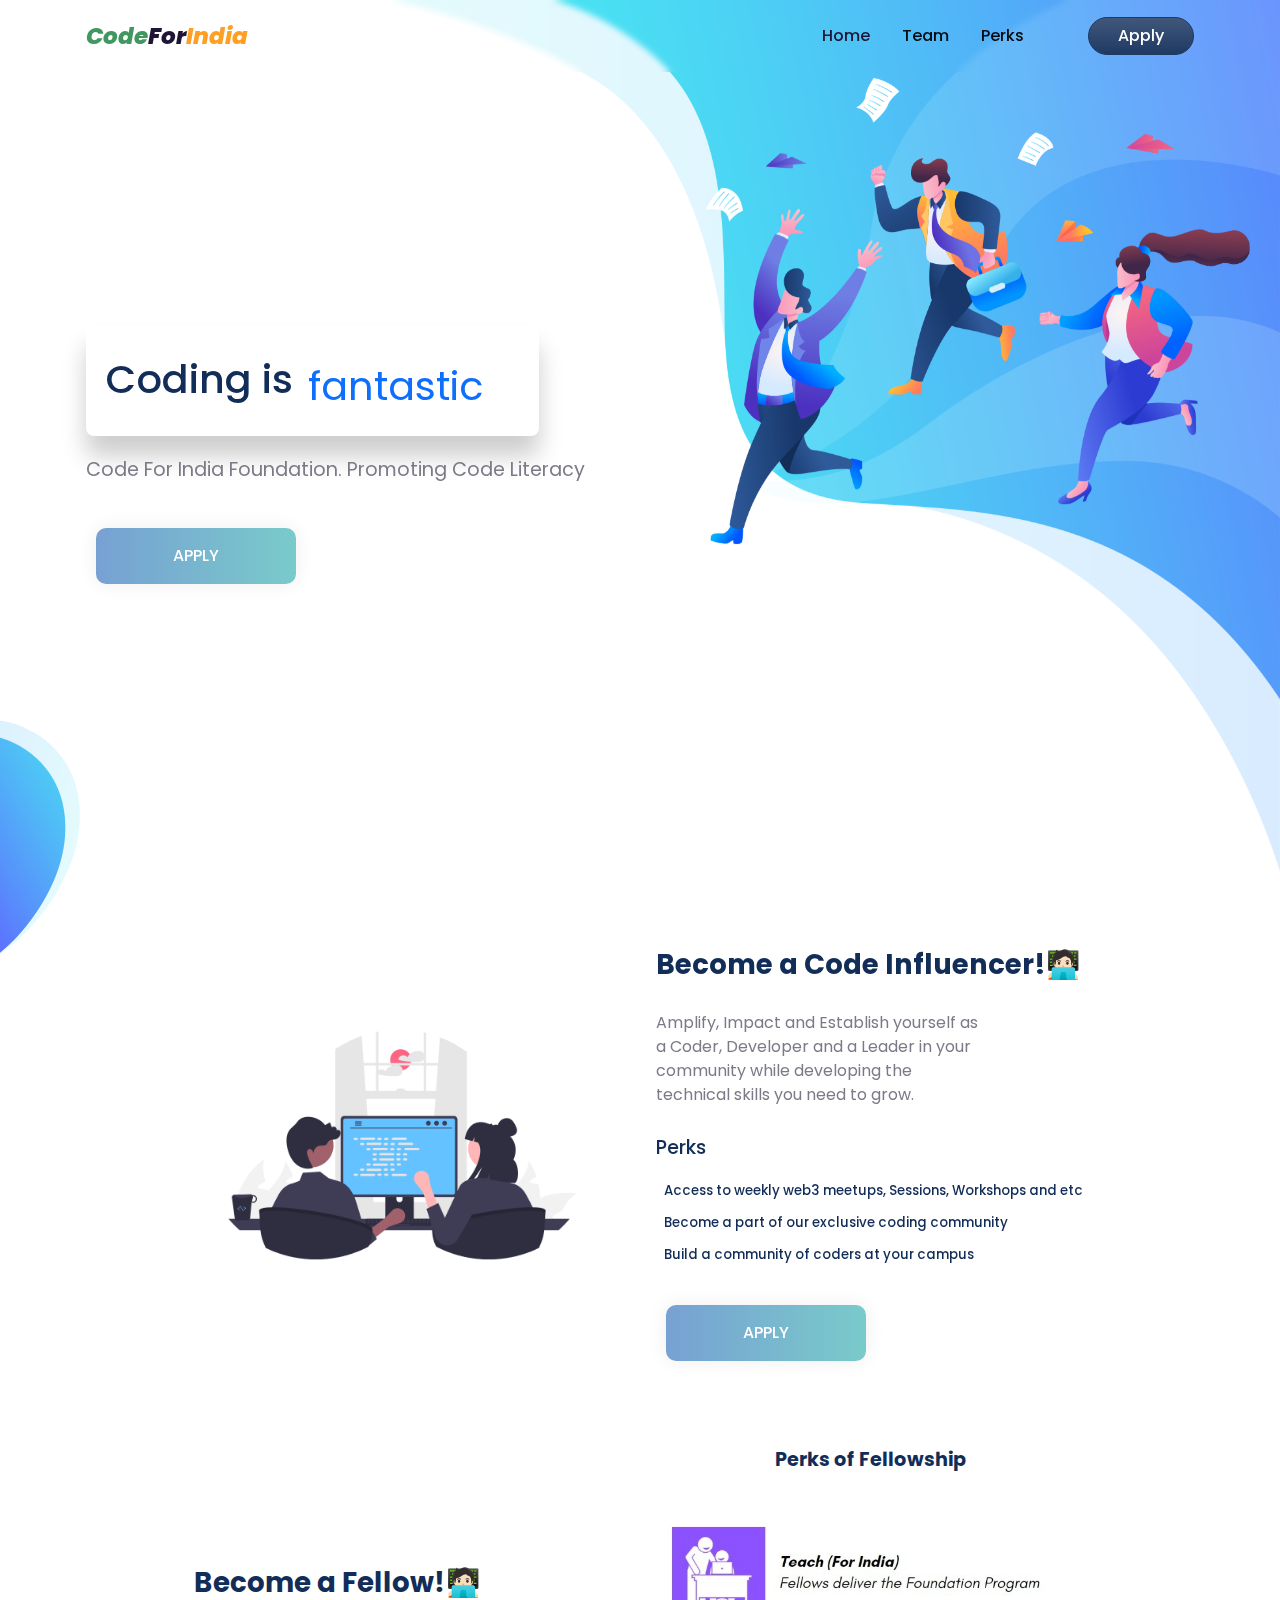
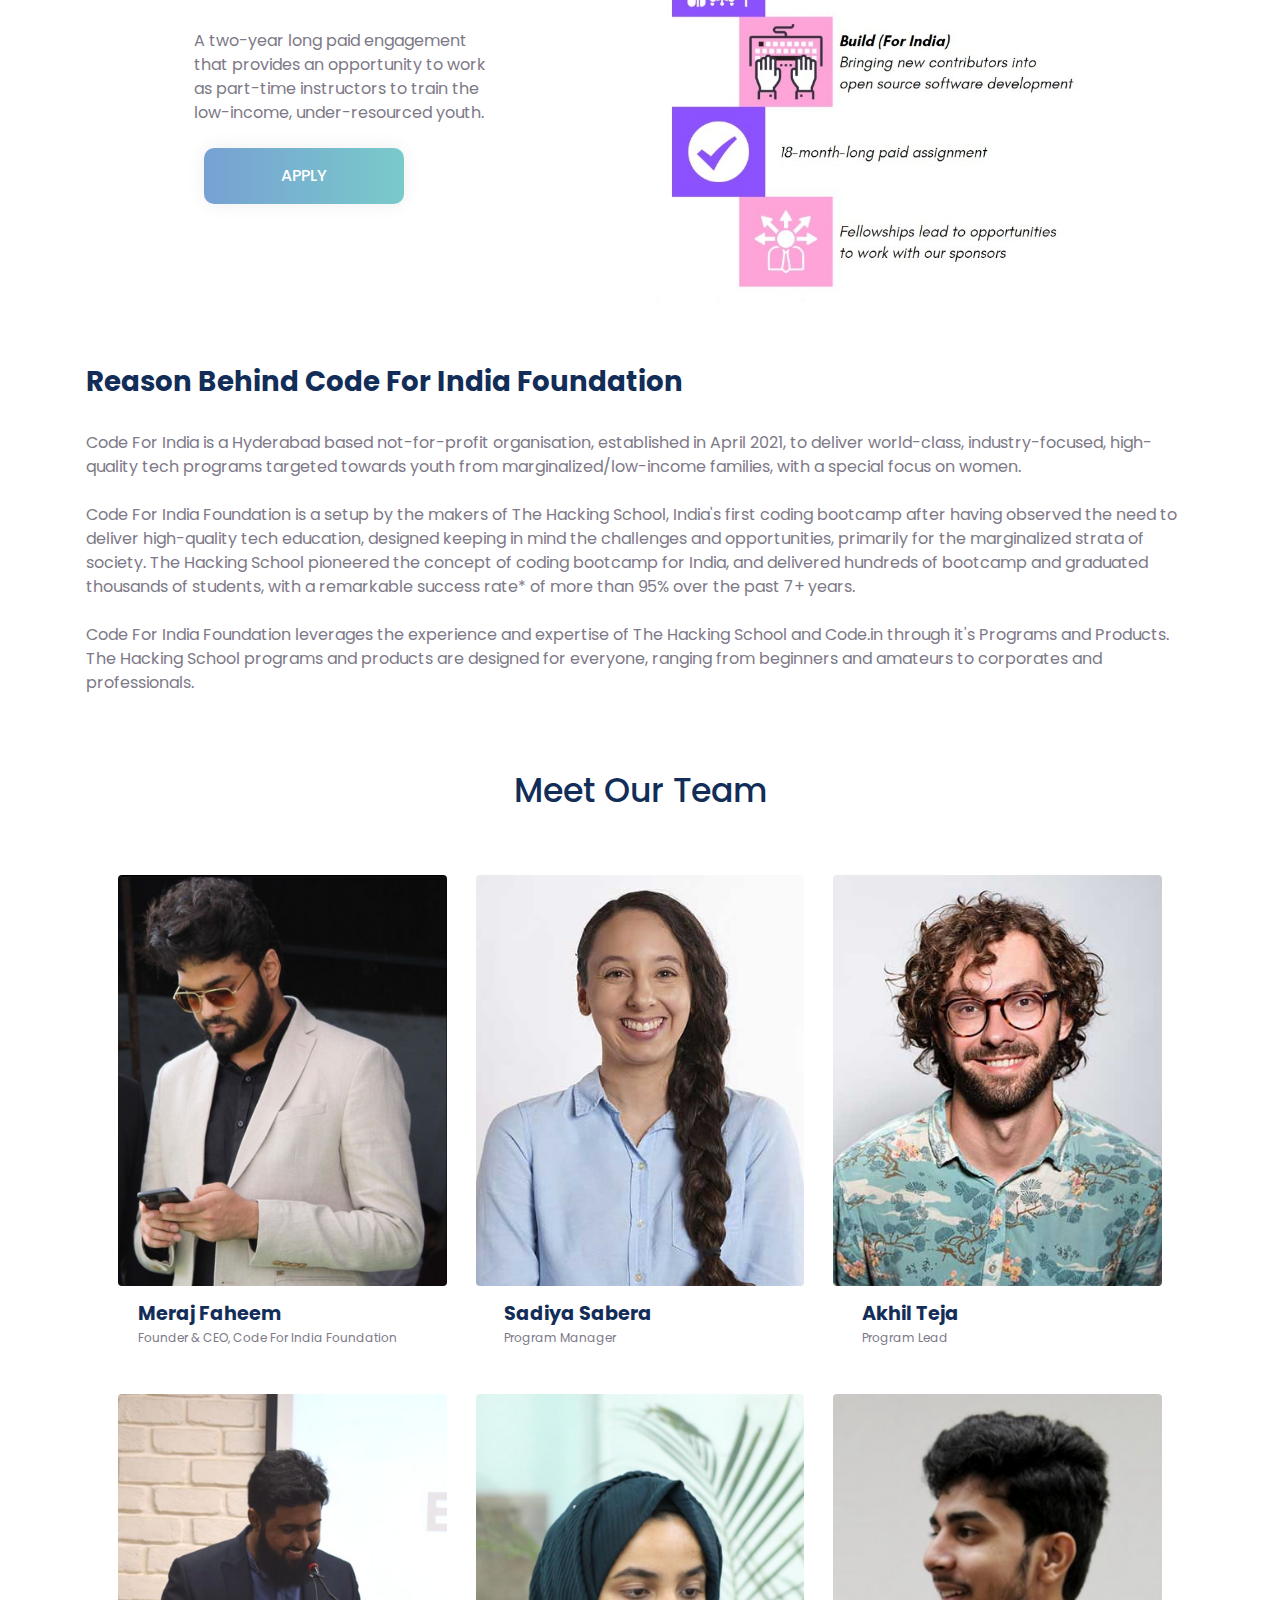
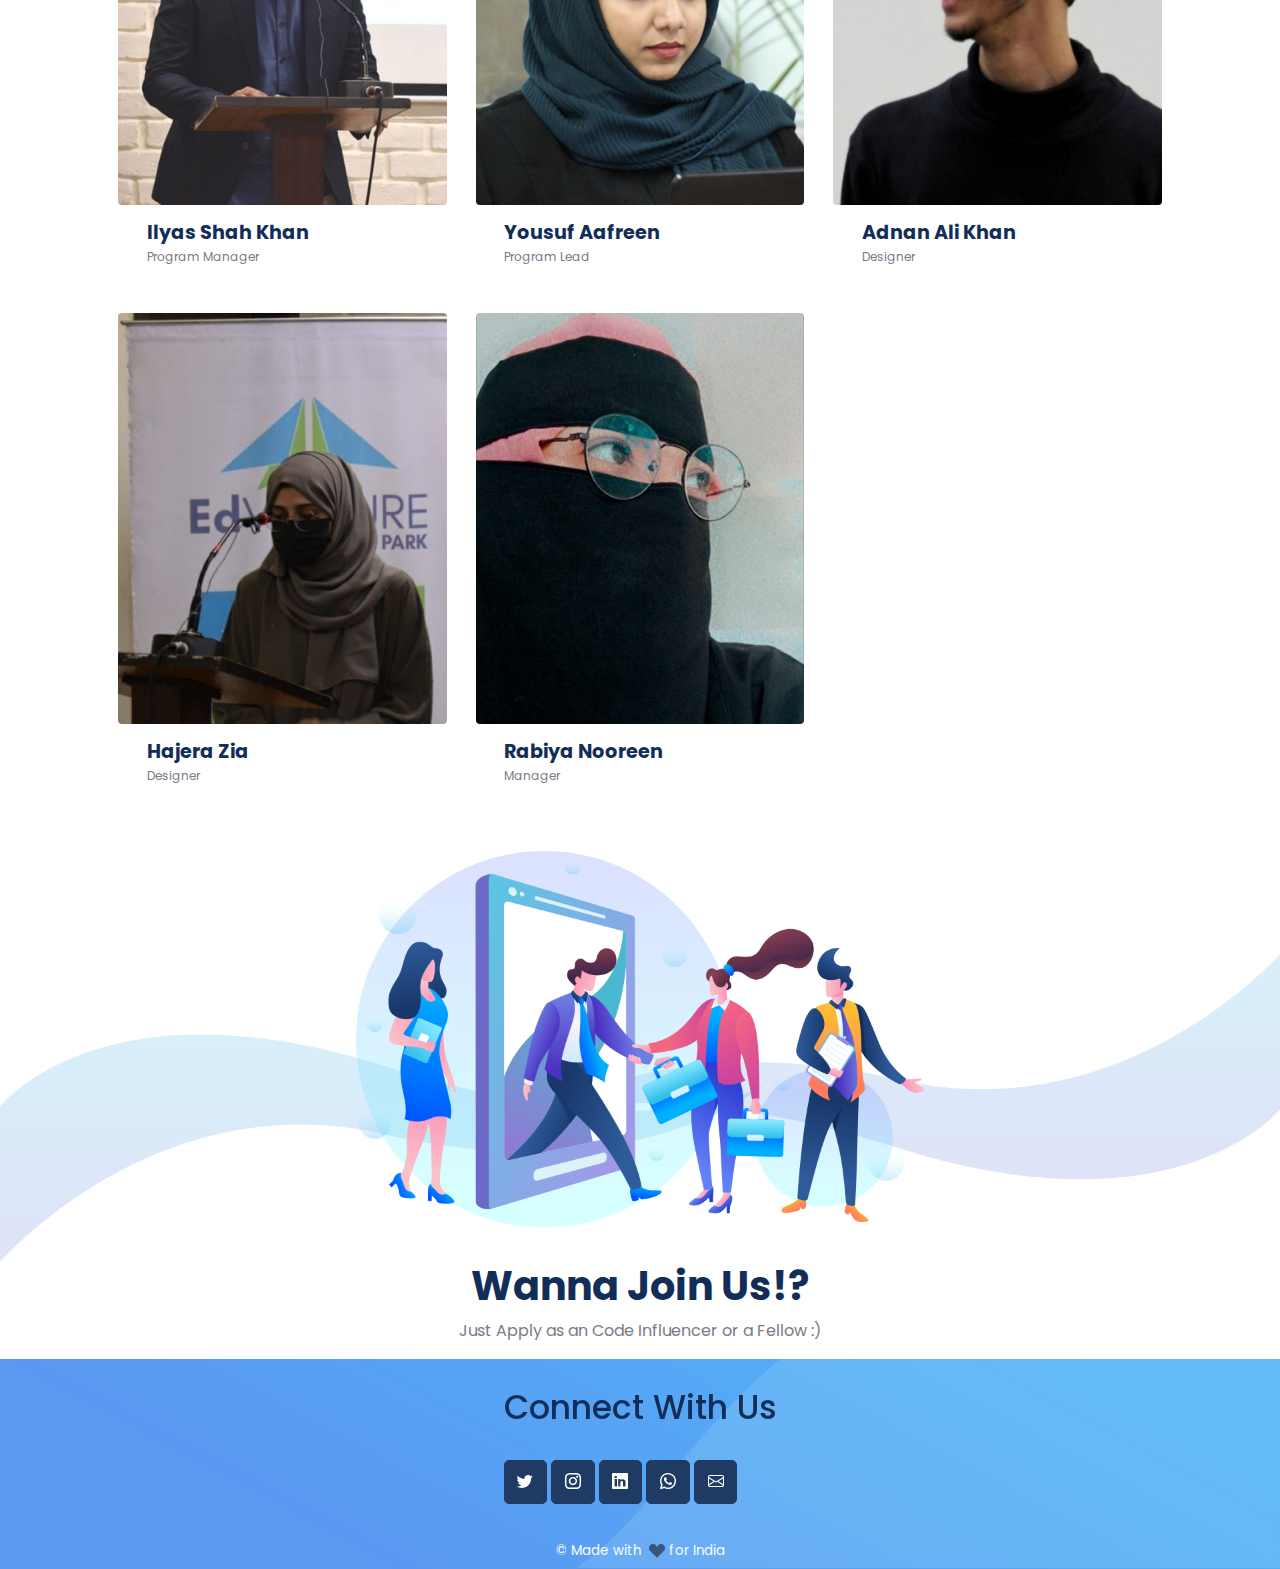
<file: index.html>
<!DOCTYPE html>
<html lang="en-US" dir="ltr">

  <head>
    <meta charset="utf-8">
    <meta http-equiv="X-UA-Compatible" content="IE=edge">
    <meta name="viewport" content="width=device-width, initial-scale=1">


    <!-- ===============================================-->
    <!--    Document Title-->
    <!-- ===============================================-->
    <title>Code For India Foundation</title>


    <!-- ===============================================-->
    <!--    Favicons-->
    <!-- ===============================================-->
    <link rel="apple-touch-icon" sizes="180x180" href="img/cfi-logo.png">
    <link rel="icon" type="image/png" sizes="32x32" href="img/cfi-logo.png">
    <link rel="icon" type="image/png" sizes="16x16" href="img/cfi-logo.png">
    <link rel="shortcut icon" type="image/x-icon" href="img/cfi-logo.png"> 
    <!-- <link rel="manifest" href="assets/img/favicons/manifest.json"> -->
    <!-- <meta name="msapplication-TileImage" content="assets/img/favicons/mstile-150x150.png"> -->
    <meta name="theme-color" content="#ffffff">


    <!-- ===============================================-->
    <!--    Stylesheets-->
    <!-- ===============================================-->
    <link rel="stylesheet" href="https://cdn.jsdelivr.net/npm/bootstrap-icons@1.9.1/font/bootstrap-icons.css">
    <link href="assets/css/theme.css" rel="stylesheet" />
    <link rel="stylesheet" href="./style.css " />

  </head>


  <body>

    <!-- ===============================================-->
    <!--    Main Content-->
    <!-- ===============================================-->
    <main class="main" id="top">
      <nav class="navbar navbar-expand-lg navbar-light fixed-top py-3 backdrop" data-navbar-on-scroll="data-navbar-on-scroll">
        <div class="container"><a class="navbar-brand d-flex align-items-center fw-bolder fs-2 fst-italic" href="#">
            <div class="text-success">Code</div>
            <div class="text-{light-blue}">For</div>
            <div class="text-warning">India</div>
          </a>
          <button class="navbar-toggler collapsed" type="button" data-bs-toggle="collapse" data-bs-target="#navbarSupportedContent" aria-controls="navbarSupportedContent" aria-expanded="false" aria-label="Toggle navigation"><span class="navbar-toggler-icon"></span></button>
          <div class="collapse navbar-collapse border-top border-lg-0 mt-4 mt-lg-0" id="navbarSupportedContent">
            <ul class="navbar-nav ms-auto pt-2 pt-lg-0">
              <li class="nav-item px-2"><a class="nav-link fw-medium active" aria-current="page" href="#">Home</a></li>
              <li class="nav-item px-2"><a class="nav-link fw-medium" href="#team">Team</a></li>
              <li class="nav-item px-2"><a class="nav-link fw-medium" href="#perks">Perks </a></li>
            </ul>
            <form class="ps-lg-5">
              <a class="btn btn-lg btn-primary rounded-pill bg-gradient order-0 " href="https://docs.google.com/forms/d/e/1FAIpQLSdsp-ZA9-SFoKA-buaQ0I6eTerVhk2JYAXKIrWUFtpcG0X40g/viewform" style="text-decoration: none ;" target="_blank" role="button">Apply</a>
            </form>
          </div>
        </div>
      </nav>
      <section class="py-0" id="home">
        <div class="bg-holder d-none d-sm-block" style="background-image:url(assets/img/illustrations/hero-bg.png);background-position:right top;background-size:contain;">
        </div>
        <!--/.bg-holder-->

        <div class="bg-holder d-sm-none" style="background-image:url(assets/img/illustrations/hero-bg.png);background-position:right top;background-size:contain;">
        </div>
        <!--/.bg-holder-->

        <div class="container">
          <div class="row align-items-center min-vh-75 min-vh-md-100">
            <div class="col-md-7 col-lg-6 py-6 text-sm-start text-center">
              <div class="wrapper">
              
                <h1>Coding is</h1>
                <div class="words">
                    <span>fantastic</span>
                    <span>interesting</span>
                    <span>awesome</span>
                    <span>incredible</span>
                    <span>fantastic</span>
                </div>
            </div>
              <!-- <h1 class="mt-6 mb-sm-4 display-2 fw-semi-bold lh-sm fs-4 fs-lg-6 fs-xxl-8">Find your job better <br class="d-block d-lg-none d-xl-block" />and faster</h1> -->
              <p class="mb-4 fs-1">Code For India Foundation. Promoting Code Literacy</p>
              <div class="pt-1">
               <a href="https://docs.google.com/forms/d/e/1FAIpQLSdsp-ZA9-SFoKA-buaQ0I6eTerVhk2JYAXKIrWUFtpcG0X40g/viewform" style="text-decoration: none ;" target="_blank" role="button"> <button class="btn btn-lg order-0 button-hero" >Apply</button></a>
              </div>
            </div>
          </div>
        </div>
      </section>
      <section class="py-5">
        <div class="bg-holder" style="background-image:url(assets/img/illustrations/bg.png);background-position:left top;background-size:initial;margin-top:-180px;">
        </div>
        <!--/.bg-holder-->

        <div class="container" id="perks">
          <div class="row flex-center">
            <div class="col-md-5 order-md-0 text-center text-md-start"><img class="img-fluid mb-4" src="assets/img/illustrations/pair-coding.png" width="450" alt="" /></div>
            <div class="col-md-5 text-center text-md-start">
              <h6 class="fw-bold fs-2 fs-lg-3 display-3 lh-sm">Become a Code Influencer!🧑🏻‍💻<br /></h6>
              <p class="my-4 pe-xl-8"> Amplify, Impact and Establish yourself as a Coder, Developer and a Leader in your community while developing the technical skills you need to grow.</p>
              <div class="row g-3"><h5>Perks</h5>
                <div class="col-sm-12">
                    <!-- <div class="col-sm-6"> -->
                        
                    <h6 class="mb-3"><i class="fa fa-check text-primary me-2"></i>Access to weekly web3 meetups, Sessions, Workshops and etc</h6>
                    <h6 class="mb-3"><i class="fa fa-check text-primary me-2"></i>Become a part of our exclusive coding community</h6>
                    <h6 class="mb-3"><i class="fa fa-check text-primary me-2"></i>Build a community of coders at your campus</h6>
                    <!-- <h6 class="mb-0"><i class="fa fa-check text-primary me-2"></i>Fair Prices</h6> -->
                </div>
                <div class="col-sm-6">
                    
                </div>
            </div>
            <a href="https://docs.google.com/forms/d/e/1FAIpQLSdsp-ZA9-SFoKA-buaQ0I6eTerVhk2JYAXKIrWUFtpcG0X40g/viewform" style="text-decoration: none ;" target="_blank" role="button"> <button class="btn btn-lg order-0 button-hero" >Apply</button></a>
          </div>
          </div>
        </div>
      </section>


      <!-- ============================================-->
      <!-- <section> begin ============================-->
      <section class="py-0">

        <div class="container">


          <!-- ============================================-->
          <!-- <section> begin ============================-->
          <section class="py-4">

            <div class="container">
              <div class="row flex-center">                
                <div class="col-md-5 order-md-1 text-center"><h5 class="fw-bold"> Perks of Fellowship</h5><img class="img-fluid mb-4" src="img/fellow.jpg" width="450" alt="" /></div>
                <div class="col-md-5 text-center text-md-start">
                  <h6 class="fw-bold fs-2 fs-lg-3 display-3 lh-sm">Become a Fellow!🧑🏻‍💻</h6>
                  <p class="my-4 pe-xl-8">A two-year long paid engagement that provides an opportunity to work as part-time instructors to train the low-income, under-resourced youth.</p>
                  <div class="row g-3"></div>
                    
                  
                <a href="https://docs.google.com/forms/d/e/1FAIpQLSdsp-ZA9-SFoKA-buaQ0I6eTerVhk2JYAXKIrWUFtpcG0X40g/viewform" style="text-decoration: none ;" target="_blank" role="button"> <button class="btn btn-lg order-0 button-hero" >Apply</button></a>
              </div>
              </div>
            </div>
            <!-- end of .container-->
          </section>
          <!-- <section> close ============================-->
          <!-- ============================================-->


        </div>
        <!-- end of .container-->

      </section>
      <!-- <section> close ============================-->
      <!-- ============================================-->
      <!-- <section class="py-5">
        <div class="bg-holder d-none d-sm-block" style="background-image:url(assets/img/illustrations/category-bg.png);background-position:right top;background-size:200px 320px;">
        </div>
         --------(/.bg-holder)----------

        <div class="container">
          <div class="row justify-content-center">
            <div class="col-md-9 col-lg-6 text-center mb-3">
              <h5 class="fw-bold fs-3 fs-lg-5 lh-sm mb-3">Browse jobs by category</h5>
              <p class="mb-5">Choose from the list of most popular categories</p>
            </div>
          </div>
          <div class="row flex-center h-100">
            <div class="col-10 col-xl-9">
              <div class="row">
                <div class="col-sm-6 col-lg-4 pb-lg-6 px-lg-4 pb-4">
                  <div class="card py-4 shadow-sm h-100 hover-top">
                    <div class="text-center"> <img src="assets/img/illustrations/finance.png" height="120" alt="" />
                      <div class="card-body px-2">
                        <h6 class="fw-bold fs-1 heading-color">Accounting</h6>
                        <p class="mb-0 card-text">100 open position</p>
                      </div>
                    </div>
                  </div>
                </div>
                <div class="col-sm-6 col-lg-4 pb-lg-6 px-lg-4 pb-4">
                  <div class="card py-4 shadow-sm h-100 hover-top">
                    <div class="text-center"> <img src="assets/img/illustrations/design.png" height="120" alt="" />
                      <div class="card-body px-2">
                        <h6 class="fw-bold fs-1 heading-color">Design/Creative</h6>
                        <p class="mb-0 card-text">100 open position</p>
                      </div>
                    </div>
                  </div>
                </div>
                <div class="col-sm-6 col-lg-4 pb-lg-6 px-lg-4 pb-4">
                  <div class="card py-4 shadow-sm h-100 hover-top">
                    <div class="text-center"> <img src="assets/img/illustrations/programmer.png" height="120" alt="" />
                      <div class="card-body px-2">
                        <h6 class="fw-bold fs-1 heading-color">Programmer</h6>
                        <p class="mb-0 card-text">100 open position</p>
                      </div>
                    </div>
                  </div>
                </div>
                <div class="col-sm-6 col-lg-4 pb-lg-6 px-lg-4 pb-4">
                  <div class="card py-4 shadow-sm h-100 hover-top">
                    <div class="text-center"> <img src="assets/img/illustrations/production.png" height="120" alt="" />
                      <div class="card-body px-2">
                        <h6 class="fw-bold fs-1 heading-color">Production</h6>
                        <p class="mb-0 card-text">100 open position</p>
                      </div>
                    </div>
                  </div>
                </div>
                <div class="col-sm-6 col-lg-4 pb-lg-6 px-lg-4 pb-4">
                  <div class="card py-4 shadow-sm h-100 hover-top">
                    <div class="text-center"> <img src="assets/img/illustrations/education.png" height="120" alt="" />
                      <div class="card-body px-2">
                        <h6 class="fw-bold fs-1 heading-color">Education</h6>
                        <p class="mb-0 card-text">100 open position</p>
                      </div>
                    </div>
                  </div>
                </div>
                <div class="col-sm-6 col-lg-4 pb-lg-6 px-lg-4 pb-4">
                  <div class="card py-4 shadow-sm h-100 hover-top">
                    <div class="text-center"> <img src="assets/img/illustrations/consultancy.png" height="120" alt="" />
                      <div class="card-body px-2">
                        <h6 class="fw-bold fs-1 heading-color">Consultancy</h6>
                        <p class="mb-0 card-text">100 open position</p>
                      </div>
                    </div>
                  </div>
                </div>
              </div>
            </div>
          </div>
        </div>
      </section> -->


      <!-- ============================================-->
  <!-- <section> begin ============================-->
    <section class="py-1">

      <div class="container">
        <div class="row flex-center">
          <!-- <div class="col-md-5 order-md-1 text-center text-md-end"><img class="img-fluid mb-4" src="assets/img/illustrations/feature.png" width="450" alt="" /></div> -->
          <div class=" text-center text-md-start">
            <h6 class="fw-bold fs-2 fs-lg-3 display-3 lh-sm">Reason Behind Code For India Foundation</h6>
            <p class=""><br>
              Code For India is a Hyderabad based not-for-profit organisation, 
              established in April 2021, to deliver world-class,
              industry-focused, high-quality tech programs targeted towards
              youth from marginalized/low-income families, with a special
              focus on women. <br><br>
              Code For India Foundation is a setup by the makers of The Hacking School,
              India's first coding bootcamp after having observed the need to deliver
              high-quality tech education, designed keeping in mind the challenges and
              opportunities, primarily for the marginalized strata of society.
              The Hacking School pioneered the concept of coding bootcamp for India,
              and delivered hundreds of bootcamp and graduated thousands of
              students, with a remarkable success rate* of more than 95% over the past
              7+ years.<br><br>
              Code For India Foundation leverages the experience and expertise of The
              Hacking School and Code.in through it's Programs and Products. The
              Hacking School programs and products are designed for everyone,
              ranging from beginners and amateurs to corporates and professionals.</p>
          </div>
        </div>
      </div>
      <!-- end of .container-->

    </section>
    <!-- <section> close ============================-->
 <!-- Team Start -->
 <div class="container-xxl py-5" id="team">
  <div class="container px-lg-5 " >
      <div class="section-title position-relative text-center mb-5 pb-2 wow fadeInUp" data-wow-delay="0.1s">
      
          <h2 class="mt-2">Meet Our Team</h2>
      </div>
      <div class="row g-4">
          <div class="col-lg-4 col-md-6 wow fadeInUp" data-wow-delay="0.1s">
              <div class="team-item">
                  <div class="d-flex">
                    <div class=" d-flex flex-column align-items-center mt-4 pt-5" style="width: 75px;">
                     
                  </div>
                      <img class="img-fluid rounded w-85" src="img/meraj.png" alt="">
                  </div>
                  <div class="  py-3 pic-text">
                      <h5 class="fw-bold m-0">Meraj Faheem</h5>
                      <small>Founder & CEO, Code For India Foundation</small>
                  </div>    
              </div>
          </div>
          <div class="col-lg-4 col-md-6 wow fadeInUp" data-wow-delay="0.3s">
              <div class="team-item">
                  <div class="d-flex">
                    <div class=" d-flex flex-column align-items-center mt-4 pt-5" style="width: 75px;">
                     
                  </div>
                      <img class="img-fluid rounded w-85" src="img/team-2.jpg" alt="">
                  </div>
                  <div class="px-4 py-3">
                      <h5 class="fw-bold m-0">Sadiya Sabera</h5>
                      <small>Program Manager</small>
                  </div>
              </div>
          </div>
          <div class="col-lg-4 col-md-6 wow fadeInUp" data-wow-delay="0.6s">
              <div class="team-item">
                  <div class="d-flex">
                    <div class=" d-flex flex-column align-items-center mt-4 pt-5" style="width: 75px;">
                      
                  </div>
                      <img class="img-fluid rounded w-85" src="img/team-3.jpg" alt="">
                  </div>
                  <div class="px-4 py-3">
                      <h5 class="fw-bold m-0">Akhil Teja</h5>
                      <small>Program Lead</small>
                  </div>
              </div>
          </div>
          <div class="col-lg-4 col-md-6 wow fadeInUp" data-wow-delay="0.1s">
            <div class="team-item">
                <div class="d-flex">
                  <div class=" d-flex flex-column align-items-center mt-4 pt-5" style="width: 75px;">
                    
                </div>
                    <img class="img-fluid rounded w-85" src="img/ilyas.png" alt="">
                </div>
                <div class="px-4 py-3">
                    <h5 class="fw-bold m-0">Ilyas Shah Khan</h5>
                    <small>Program Manager</small>
                </div>
            </div>
          </div>
          <div class="col-lg-4 col-md-6 wow fadeInUp" data-wow-delay="0.3s">
            <div class="team-item">
                <div class="d-flex">
                  <div class=" d-flex flex-column align-items-center mt-4 pt-5" style="width: 75px;">
                                    
                </div>
                    <img class="img-fluid rounded w-85" src="img/aafreen.png" alt="">
                </div>
                <div class="px-4 py-3">
                    <h5 class="fw-bold m-0">Yousuf Aafreen</h5>
                    <small>Program Lead</small>
                </div>
            </div>
          </div>
          <div class="col-lg-4 col-md-6 wow fadeInUp" data-wow-delay="0.6s">
            <div class="team-item">
                <div class="d-flex">
                  <div class=" d-flex flex-column align-items-center mt-4 pt-5" style="width: 75px;">
                  
                </div>
                    <img class="img-fluid rounded w-85" src="img/adnan.png" alt="">
                </div>
                <div class="px-4 py-3">
                    <h5 class="fw-bold m-0">Adnan Ali Khan</h5>
                <small>Designer</small>
                </div>
            </div>
          </div>
          <div class="col-lg-4 col-md-6 wow fadeInUp" data-wow-delay="0.1s">
            <div class="team-item">
              <div class="d-flex">
                <div class=" d-flex flex-column align-items-center mt-4 pt-5" style="width: 75px;">
                
              </div>
                  <img class="img-fluid rounded w-85" src="img/zia.png" alt="">
              </div>
              <div class="px-4 py-3">
                  <h5 class="fw-bold m-0">Hajera Zia</h5>
                  <small>Designer</small>
              </div>
            </div>
          </div>
          <div class="col-lg-4 col-md-6 wow fadeInUp" data-wow-delay="0.3s">
            <div class="team-item">
              <div class="d-flex">
                <div class=" d-flex flex-column align-items-center mt-4 pt-5" style="width: 75px;">
                 
              </div>                  
                  <img class="img-fluid rounded w-85" src="img/rabiya.png" alt="">
              </div>
              <div class="px-4 py-3">
                  <h5 class="fw-bold m-0">Rabiya Nooreen</h5>
                  <small>Manager</small>
              </div>
            </div>
          </div>
          <!-- <div class="col-lg-4 col-md-6 wow fadeInUp" data-wow-delay="0.6s">
            <div class="team-item">
              <div class="d-flex">
                <div class=" d-flex flex-column align-items-center mt-4 pt-5" style="width: 75px;">
                
              </div>
                  <img class="img-fluid rounded w-85" src="img/team-3.jpg" alt="">
              </div>
              <div class="px-4 py-3">
                  <h5 class="fw-bold m-0">Noah Michael</h5>
                  <small>Designer</small>
              </div>
            </div>
          </div>              -->
    </div>
  </div>
</div>
<!-- Team End -->
<!-- =========================messs=================================== -->
      
    
      <!-- ============================================-->


      <section class="py-0"><img class="w-100" src="assets/img/illustrations/come-on-join.png" alt="" />
        <div class="container">
          <div class="row align-items-center">
            <div class="col-12 text-center">
              <h6 class="fw-bold fs-3 fs-lg-5 lh-sm">Wanna Join Us!?</h6>
              <p>Just Apply as an Code Influencer or a Fellow :) </p>
            </div>
          </div>
        </div>
      </section>

      <!-- ============================================-->

<!--       
      <section class="py-8">
        <div class="container-lg">
          <div class="row flex-center">
            <div class="col-md-11 col-lg-6 col-xl-4 col-xxl-5">
              <h6 class="fs-3 fs-lg-4 lh-sm">Testimonials</h6>
            </div>
            <div class="col-lg-4 position-relative mt-n5 mt-md-n4"><a class="carousel-control-prev carousel-icon z-index-2" href="#carouselExampleDark" role="button" data-bs-slide="prev"><span class="carousel-control-prev-icon" aria-hidden="true"></span><span class="visually-hidden">Previous</span></a><a class="carousel-control-next carousel-icon z-index-2" href="#carouselExampleDark" role="button" data-bs-slide="next"><span class="carousel-control-next-icon" aria-hidden="true"></span><span class="visually-hidden">Next</span></a></div>
          </div>
          <div class="row flex-center">
            <div class="col-xl-10 px-0">
              <div class="carousel slide pt-6" id="carouselExampleDark" data-bs-ride="carousel">
                <div class="carousel-inner">
                  <div class="carousel-item active" data-bs-interval="10000">
                    <div class="row h-100 m-lg-7 mx-3 mt-6 mx-md-4 my-md-7">
                      <div class="col-md-4 mb-8 mb-md-0">
                        <div class="card card-span h-100 shadow-lg">
                          <div class="card-span-img"><img src="assets/img/gallery/user-1.png" alt="" /></div>
                          <div class="card-body d-flex flex-column flex-center py-6">
                            <div class="my-4">
                              <ul class="list-unstyled list-inline">
                                <li class="list-inline-item me-0">
                                  <svg class="bi bi-star-fill" xmlns="http://www.w3.org/2000/svg" width="28" height="26" fill="#FF974D" viewBox="0 0 16 16">
                                    <path d="M3.612 15.443c-.386.198-.824-.149-.746-.592l.83-4.73L.173 6.765c-.329-.314-.158-.888.283-.95l4.898-.696L7.538.792c.197-.39.73-.39.927 0l2.184 4.327 4.898.696c.441.062.612.636.283.95l-3.523 3.356.83 4.73c.078.443-.36.79-.746.592L8 13.187l-4.389 2.256z"></path>
                                  </svg>
                                </li>
                                <li class="list-inline-item me-0">
                                  <svg class="bi bi-star-fill" xmlns="http://www.w3.org/2000/svg" width="28" height="26" fill="#FF974D" viewBox="0 0 16 16">
                                    <path d="M3.612 15.443c-.386.198-.824-.149-.746-.592l.83-4.73L.173 6.765c-.329-.314-.158-.888.283-.95l4.898-.696L7.538.792c.197-.39.73-.39.927 0l2.184 4.327 4.898.696c.441.062.612.636.283.95l-3.523 3.356.83 4.73c.078.443-.36.79-.746.592L8 13.187l-4.389 2.256z"></path>
                                  </svg>
                                </li>
                                <li class="list-inline-item me-0">
                                  <svg class="bi bi-star-fill" xmlns="http://www.w3.org/2000/svg" width="28" height="26" fill="#FF974D" viewBox="0 0 16 16">
                                    <path d="M3.612 15.443c-.386.198-.824-.149-.746-.592l.83-4.73L.173 6.765c-.329-.314-.158-.888.283-.95l4.898-.696L7.538.792c.197-.39.73-.39.927 0l2.184 4.327 4.898.696c.441.062.612.636.283.95l-3.523 3.356.83 4.73c.078.443-.36.79-.746.592L8 13.187l-4.389 2.256z"></path>
                                  </svg>
                                </li>
                                <li class="list-inline-item me-0">
                                  <svg class="bi bi-star-fill" xmlns="http://www.w3.org/2000/svg" width="28" height="26" fill="#FF974D" viewBox="0 0 16 16">
                                    <path d="M3.612 15.443c-.386.198-.824-.149-.746-.592l.83-4.73L.173 6.765c-.329-.314-.158-.888.283-.95l4.898-.696L7.538.792c.197-.39.73-.39.927 0l2.184 4.327 4.898.696c.441.062.612.636.283.95l-3.523 3.356.83 4.73c.078.443-.36.79-.746.592L8 13.187l-4.389 2.256z"></path>
                                  </svg>
                                </li>
                                <li class="list-inline-item me-0">
                                  <svg class="bi bi-star-fill" xmlns="http://www.w3.org/2000/svg" width="28" height="26" fill="#FF974D" viewBox="0 0 16 16">
                                    <path d="M3.612 15.443c-.386.198-.824-.149-.746-.592l.83-4.73L.173 6.765c-.329-.314-.158-.888.283-.95l4.898-.696L7.538.792c.197-.39.73-.39.927 0l2.184 4.327 4.898.696c.441.062.612.636.283.95l-3.523 3.356.83 4.73c.078.443-.36.79-.746.592L8 13.187l-4.389 2.256z"> </path>
                                  </svg>
                                </li>
                              </ul>
                            </div>
                            <p class="card-text text-center text-1000 px-4">I love Jobest, easy platform to use,fantasic staff and nothing but great results!</p>
                          </div>
                        </div>
                      </div>
                      <div class="col-md-4 mb-8 mb-md-0">
                        <div class="card card-span h-100 shadow-lg">
                          <div class="card-span-img"><img src="assets/img/gallery/user-2.png" alt="" /></div>
                          <div class="card-body d-flex flex-column flex-center py-6">
                            <div class="my-4">
                              <ul class="list-unstyled list-inline">
                                <li class="list-inline-item me-0">
                                  <svg class="bi bi-star-fill" xmlns="http://www.w3.org/2000/svg" width="28" height="26" fill="#FF974D" viewBox="0 0 16 16">
                                    <path d="M3.612 15.443c-.386.198-.824-.149-.746-.592l.83-4.73L.173 6.765c-.329-.314-.158-.888.283-.95l4.898-.696L7.538.792c.197-.39.73-.39.927 0l2.184 4.327 4.898.696c.441.062.612.636.283.95l-3.523 3.356.83 4.73c.078.443-.36.79-.746.592L8 13.187l-4.389 2.256z"></path>
                                  </svg>
                                </li>
                                <li class="list-inline-item me-0">
                                  <svg class="bi bi-star-fill" xmlns="http://www.w3.org/2000/svg" width="28" height="26" fill="#FF974D" viewBox="0 0 16 16">
                                    <path d="M3.612 15.443c-.386.198-.824-.149-.746-.592l.83-4.73L.173 6.765c-.329-.314-.158-.888.283-.95l4.898-.696L7.538.792c.197-.39.73-.39.927 0l2.184 4.327 4.898.696c.441.062.612.636.283.95l-3.523 3.356.83 4.73c.078.443-.36.79-.746.592L8 13.187l-4.389 2.256z"></path>
                                  </svg>
                                </li>
                                <li class="list-inline-item me-0">
                                  <svg class="bi bi-star-fill" xmlns="http://www.w3.org/2000/svg" width="28" height="26" fill="#FF974D" viewBox="0 0 16 16">
                                    <path d="M3.612 15.443c-.386.198-.824-.149-.746-.592l.83-4.73L.173 6.765c-.329-.314-.158-.888.283-.95l4.898-.696L7.538.792c.197-.39.73-.39.927 0l2.184 4.327 4.898.696c.441.062.612.636.283.95l-3.523 3.356.83 4.73c.078.443-.36.79-.746.592L8 13.187l-4.389 2.256z"></path>
                                  </svg>
                                </li>
                                <li class="list-inline-item me-0">
                                  <svg class="bi bi-star-fill" xmlns="http://www.w3.org/2000/svg" width="28" height="26" fill="#FF974D" viewBox="0 0 16 16">
                                    <path d="M3.612 15.443c-.386.198-.824-.149-.746-.592l.83-4.73L.173 6.765c-.329-.314-.158-.888.283-.95l4.898-.696L7.538.792c.197-.39.73-.39.927 0l2.184 4.327 4.898.696c.441.062.612.636.283.95l-3.523 3.356.83 4.73c.078.443-.36.79-.746.592L8 13.187l-4.389 2.256z"></path>
                                  </svg>
                                </li>
                                <li class="list-inline-item me-0">
                                  <svg class="bi bi-star-fill" xmlns="http://www.w3.org/2000/svg" width="28" height="26" fill="#FF974D" viewBox="0 0 16 16">
                                    <path d="M3.612 15.443c-.386.198-.824-.149-.746-.592l.83-4.73L.173 6.765c-.329-.314-.158-.888.283-.95l4.898-.696L7.538.792c.197-.39.73-.39.927 0l2.184 4.327 4.898.696c.441.062.612.636.283.95l-3.523 3.356.83 4.73c.078.443-.36.79-.746.592L8 13.187l-4.389 2.256z"> </path>
                                  </svg>
                                </li>
                              </ul>
                            </div>
                            <p class="card-text text-center text-1000 px-4">I love Jobest, easy platform to use,fantasic staff and nothing but great results!</p>
                          </div>
                        </div>
                      </div>
                      <div class="col-md-4 mb-8 mb-md-0">
                        <div class="card card-span h-100 shadow-lg">
                          <div class="card-span-img"><img src="assets/img/gallery/user-3.png" alt="" /></div>
                          <div class="card-body d-flex flex-column flex-center py-6">
                            <div class="my-4">
                              <ul class="list-unstyled list-inline">
                                <li class="list-inline-item me-0">
                                  <svg class="bi bi-star-fill" xmlns="http://www.w3.org/2000/svg" width="28" height="26" fill="#FF974D" viewBox="0 0 16 16">
                                    <path d="M3.612 15.443c-.386.198-.824-.149-.746-.592l.83-4.73L.173 6.765c-.329-.314-.158-.888.283-.95l4.898-.696L7.538.792c.197-.39.73-.39.927 0l2.184 4.327 4.898.696c.441.062.612.636.283.95l-3.523 3.356.83 4.73c.078.443-.36.79-.746.592L8 13.187l-4.389 2.256z"></path>
                                  </svg>
                                </li>
                                <li class="list-inline-item me-0">
                                  <svg class="bi bi-star-fill" xmlns="http://www.w3.org/2000/svg" width="28" height="26" fill="#FF974D" viewBox="0 0 16 16">
                                    <path d="M3.612 15.443c-.386.198-.824-.149-.746-.592l.83-4.73L.173 6.765c-.329-.314-.158-.888.283-.95l4.898-.696L7.538.792c.197-.39.73-.39.927 0l2.184 4.327 4.898.696c.441.062.612.636.283.95l-3.523 3.356.83 4.73c.078.443-.36.79-.746.592L8 13.187l-4.389 2.256z"></path>
                                  </svg>
                                </li>
                                <li class="list-inline-item me-0">
                                  <svg class="bi bi-star-fill" xmlns="http://www.w3.org/2000/svg" width="28" height="26" fill="#FF974D" viewBox="0 0 16 16">
                                    <path d="M3.612 15.443c-.386.198-.824-.149-.746-.592l.83-4.73L.173 6.765c-.329-.314-.158-.888.283-.95l4.898-.696L7.538.792c.197-.39.73-.39.927 0l2.184 4.327 4.898.696c.441.062.612.636.283.95l-3.523 3.356.83 4.73c.078.443-.36.79-.746.592L8 13.187l-4.389 2.256z"></path>
                                  </svg>
                                </li>
                                <li class="list-inline-item me-0">
                                  <svg class="bi bi-star-fill" xmlns="http://www.w3.org/2000/svg" width="28" height="26" fill="#FF974D" viewBox="0 0 16 16">
                                    <path d="M3.612 15.443c-.386.198-.824-.149-.746-.592l.83-4.73L.173 6.765c-.329-.314-.158-.888.283-.95l4.898-.696L7.538.792c.197-.39.73-.39.927 0l2.184 4.327 4.898.696c.441.062.612.636.283.95l-3.523 3.356.83 4.73c.078.443-.36.79-.746.592L8 13.187l-4.389 2.256z"></path>
                                  </svg>
                                </li>
                                <li class="list-inline-item me-0">
                                  <svg class="bi bi-star-fill" xmlns="http://www.w3.org/2000/svg" width="28" height="26" fill="#FF974D" viewBox="0 0 16 16">
                                    <path d="M3.612 15.443c-.386.198-.824-.149-.746-.592l.83-4.73L.173 6.765c-.329-.314-.158-.888.283-.95l4.898-.696L7.538.792c.197-.39.73-.39.927 0l2.184 4.327 4.898.696c.441.062.612.636.283.95l-3.523 3.356.83 4.73c.078.443-.36.79-.746.592L8 13.187l-4.389 2.256z"> </path>
                                  </svg>
                                </li>
                              </ul>
                            </div>
                            <p class="card-text text-center text-1000 px-4">I love Jobest, easy platform to use,fantasic staff and nothing but great results!</p>
                          </div>
                        </div>
                      </div>
                    </div>
                  </div>
                  <div class="carousel-item" data-bs-interval="2000">
                    <div class="row h-100 m-lg-7 mx-3 mt-6 mx-md-4 my-md-7">
                      <div class="col-md-4 mb-8 mb-md-0">
                        <div class="card card-span h-100 shadow-lg">
                          <div class="card-span-img"><img src="assets/img/gallery/user-1.png" alt="" /></div>
                          <div class="card-body d-flex flex-column flex-center py-6">
                            <div class="my-4">
                              <ul class="list-unstyled list-inline">
                                <li class="list-inline-item me-0">
                                  <svg class="bi bi-star-fill" xmlns="http://www.w3.org/2000/svg" width="28" height="26" fill="#FF974D" viewBox="0 0 16 16">
                                    <path d="M3.612 15.443c-.386.198-.824-.149-.746-.592l.83-4.73L.173 6.765c-.329-.314-.158-.888.283-.95l4.898-.696L7.538.792c.197-.39.73-.39.927 0l2.184 4.327 4.898.696c.441.062.612.636.283.95l-3.523 3.356.83 4.73c.078.443-.36.79-.746.592L8 13.187l-4.389 2.256z"></path>
                                  </svg>
                                </li>
                                <li class="list-inline-item me-0">
                                  <svg class="bi bi-star-fill" xmlns="http://www.w3.org/2000/svg" width="28" height="26" fill="#FF974D" viewBox="0 0 16 16">
                                    <path d="M3.612 15.443c-.386.198-.824-.149-.746-.592l.83-4.73L.173 6.765c-.329-.314-.158-.888.283-.95l4.898-.696L7.538.792c.197-.39.73-.39.927 0l2.184 4.327 4.898.696c.441.062.612.636.283.95l-3.523 3.356.83 4.73c.078.443-.36.79-.746.592L8 13.187l-4.389 2.256z"></path>
                                  </svg>
                                </li>
                                <li class="list-inline-item me-0">
                                  <svg class="bi bi-star-fill" xmlns="http://www.w3.org/2000/svg" width="28" height="26" fill="#FF974D" viewBox="0 0 16 16">
                                    <path d="M3.612 15.443c-.386.198-.824-.149-.746-.592l.83-4.73L.173 6.765c-.329-.314-.158-.888.283-.95l4.898-.696L7.538.792c.197-.39.73-.39.927 0l2.184 4.327 4.898.696c.441.062.612.636.283.95l-3.523 3.356.83 4.73c.078.443-.36.79-.746.592L8 13.187l-4.389 2.256z"></path>
                                  </svg>
                                </li>
                                <li class="list-inline-item me-0">
                                  <svg class="bi bi-star-fill" xmlns="http://www.w3.org/2000/svg" width="28" height="26" fill="#FF974D" viewBox="0 0 16 16">
                                    <path d="M3.612 15.443c-.386.198-.824-.149-.746-.592l.83-4.73L.173 6.765c-.329-.314-.158-.888.283-.95l4.898-.696L7.538.792c.197-.39.73-.39.927 0l2.184 4.327 4.898.696c.441.062.612.636.283.95l-3.523 3.356.83 4.73c.078.443-.36.79-.746.592L8 13.187l-4.389 2.256z"></path>
                                  </svg>
                                </li>
                                <li class="list-inline-item me-0">
                                  <svg class="bi bi-star-fill" xmlns="http://www.w3.org/2000/svg" width="28" height="26" fill="#FF974D" viewBox="0 0 16 16">
                                    <path d="M3.612 15.443c-.386.198-.824-.149-.746-.592l.83-4.73L.173 6.765c-.329-.314-.158-.888.283-.95l4.898-.696L7.538.792c.197-.39.73-.39.927 0l2.184 4.327 4.898.696c.441.062.612.636.283.95l-3.523 3.356.83 4.73c.078.443-.36.79-.746.592L8 13.187l-4.389 2.256z"> </path>
                                  </svg>
                                </li>
                              </ul>
                            </div>
                            <p class="card-text text-center text-1000 px-4">I love Jobest, easy platform to use,fantasic staff and nothing but great results!</p>
                          </div>
                        </div>
                      </div>
                      <div class="col-md-4 mb-8 mb-md-0">
                        <div class="card card-span h-100 shadow-lg">
                          <div class="card-span-img"><img src="assets/img/gallery/user-2.png" alt="" /></div>
                          <div class="card-body d-flex flex-column flex-center py-6">
                            <div class="my-4">
                              <ul class="list-unstyled list-inline">
                                <li class="list-inline-item me-0">
                                  <svg class="bi bi-star-fill" xmlns="http://www.w3.org/2000/svg" width="28" height="26" fill="#FF974D" viewBox="0 0 16 16">
                                    <path d="M3.612 15.443c-.386.198-.824-.149-.746-.592l.83-4.73L.173 6.765c-.329-.314-.158-.888.283-.95l4.898-.696L7.538.792c.197-.39.73-.39.927 0l2.184 4.327 4.898.696c.441.062.612.636.283.95l-3.523 3.356.83 4.73c.078.443-.36.79-.746.592L8 13.187l-4.389 2.256z"></path>
                                  </svg>
                                </li>
                                <li class="list-inline-item me-0">
                                  <svg class="bi bi-star-fill" xmlns="http://www.w3.org/2000/svg" width="28" height="26" fill="#FF974D" viewBox="0 0 16 16">
                                    <path d="M3.612 15.443c-.386.198-.824-.149-.746-.592l.83-4.73L.173 6.765c-.329-.314-.158-.888.283-.95l4.898-.696L7.538.792c.197-.39.73-.39.927 0l2.184 4.327 4.898.696c.441.062.612.636.283.95l-3.523 3.356.83 4.73c.078.443-.36.79-.746.592L8 13.187l-4.389 2.256z"></path>
                                  </svg>
                                </li>
                                <li class="list-inline-item me-0">
                                  <svg class="bi bi-star-fill" xmlns="http://www.w3.org/2000/svg" width="28" height="26" fill="#FF974D" viewBox="0 0 16 16">
                                    <path d="M3.612 15.443c-.386.198-.824-.149-.746-.592l.83-4.73L.173 6.765c-.329-.314-.158-.888.283-.95l4.898-.696L7.538.792c.197-.39.73-.39.927 0l2.184 4.327 4.898.696c.441.062.612.636.283.95l-3.523 3.356.83 4.73c.078.443-.36.79-.746.592L8 13.187l-4.389 2.256z"></path>
                                  </svg>
                                </li>
                                <li class="list-inline-item me-0">
                                  <svg class="bi bi-star-fill" xmlns="http://www.w3.org/2000/svg" width="28" height="26" fill="#FF974D" viewBox="0 0 16 16">
                                    <path d="M3.612 15.443c-.386.198-.824-.149-.746-.592l.83-4.73L.173 6.765c-.329-.314-.158-.888.283-.95l4.898-.696L7.538.792c.197-.39.73-.39.927 0l2.184 4.327 4.898.696c.441.062.612.636.283.95l-3.523 3.356.83 4.73c.078.443-.36.79-.746.592L8 13.187l-4.389 2.256z"></path>
                                  </svg>
                                </li>
                                <li class="list-inline-item me-0">
                                  <svg class="bi bi-star-fill" xmlns="http://www.w3.org/2000/svg" width="28" height="26" fill="#FF974D" viewBox="0 0 16 16">
                                    <path d="M3.612 15.443c-.386.198-.824-.149-.746-.592l.83-4.73L.173 6.765c-.329-.314-.158-.888.283-.95l4.898-.696L7.538.792c.197-.39.73-.39.927 0l2.184 4.327 4.898.696c.441.062.612.636.283.95l-3.523 3.356.83 4.73c.078.443-.36.79-.746.592L8 13.187l-4.389 2.256z"> </path>
                                  </svg>
                                </li>
                              </ul>
                            </div>
                            <p class="card-text text-center text-1000 px-4">I love Jobest, easy platform to use,fantasic staff and nothing but great results!</p>
                          </div>
                        </div>
                      </div>
                      <div class="col-md-4 mb-8 mb-md-0">
                        <div class="card card-span h-100 shadow-lg">
                          <div class="card-span-img"><img src="assets/img/gallery/user-3.png" alt="" /></div>
                          <div class="card-body d-flex flex-column flex-center py-6">
                            <div class="my-4">
                              <ul class="list-unstyled list-inline">
                                <li class="list-inline-item me-0">
                                  <svg class="bi bi-star-fill" xmlns="http://www.w3.org/2000/svg" width="28" height="26" fill="#FF974D" viewBox="0 0 16 16">
                                    <path d="M3.612 15.443c-.386.198-.824-.149-.746-.592l.83-4.73L.173 6.765c-.329-.314-.158-.888.283-.95l4.898-.696L7.538.792c.197-.39.73-.39.927 0l2.184 4.327 4.898.696c.441.062.612.636.283.95l-3.523 3.356.83 4.73c.078.443-.36.79-.746.592L8 13.187l-4.389 2.256z"></path>
                                  </svg>
                                </li>
                                <li class="list-inline-item me-0">
                                  <svg class="bi bi-star-fill" xmlns="http://www.w3.org/2000/svg" width="28" height="26" fill="#FF974D" viewBox="0 0 16 16">
                                    <path d="M3.612 15.443c-.386.198-.824-.149-.746-.592l.83-4.73L.173 6.765c-.329-.314-.158-.888.283-.95l4.898-.696L7.538.792c.197-.39.73-.39.927 0l2.184 4.327 4.898.696c.441.062.612.636.283.95l-3.523 3.356.83 4.73c.078.443-.36.79-.746.592L8 13.187l-4.389 2.256z"></path>
                                  </svg>
                                </li>
                                <li class="list-inline-item me-0">
                                  <svg class="bi bi-star-fill" xmlns="http://www.w3.org/2000/svg" width="28" height="26" fill="#FF974D" viewBox="0 0 16 16">
                                    <path d="M3.612 15.443c-.386.198-.824-.149-.746-.592l.83-4.73L.173 6.765c-.329-.314-.158-.888.283-.95l4.898-.696L7.538.792c.197-.39.73-.39.927 0l2.184 4.327 4.898.696c.441.062.612.636.283.95l-3.523 3.356.83 4.73c.078.443-.36.79-.746.592L8 13.187l-4.389 2.256z"></path>
                                  </svg>
                                </li>
                                <li class="list-inline-item me-0">
                                  <svg class="bi bi-star-fill" xmlns="http://www.w3.org/2000/svg" width="28" height="26" fill="#FF974D" viewBox="0 0 16 16">
                                    <path d="M3.612 15.443c-.386.198-.824-.149-.746-.592l.83-4.73L.173 6.765c-.329-.314-.158-.888.283-.95l4.898-.696L7.538.792c.197-.39.73-.39.927 0l2.184 4.327 4.898.696c.441.062.612.636.283.95l-3.523 3.356.83 4.73c.078.443-.36.79-.746.592L8 13.187l-4.389 2.256z"></path>
                                  </svg>
                                </li>
                                <li class="list-inline-item me-0">
                                  <svg class="bi bi-star-fill" xmlns="http://www.w3.org/2000/svg" width="28" height="26" fill="#FF974D" viewBox="0 0 16 16">
                                    <path d="M3.612 15.443c-.386.198-.824-.149-.746-.592l.83-4.73L.173 6.765c-.329-.314-.158-.888.283-.95l4.898-.696L7.538.792c.197-.39.73-.39.927 0l2.184 4.327 4.898.696c.441.062.612.636.283.95l-3.523 3.356.83 4.73c.078.443-.36.79-.746.592L8 13.187l-4.389 2.256z"> </path>
                                  </svg>
                                </li>
                              </ul>
                            </div>
                            <p class="card-text text-center text-1000 px-4">I love Jobest, easy platform to use,fantasic staff and nothing but great results!</p>
                          </div>
                        </div>
                      </div>
                    </div>
                  </div>
                  <div class="carousel-item">
                    <div class="row h-100 m-lg-7 mx-3 mt-6 mx-md-4 my-md-7">
                      <div class="col-md-4 mb-8 mb-md-0">
                        <div class="card card-span h-100 shadow-lg">
                          <div class="card-span-img"><img src="assets/img/gallery/user-1.png" alt="" /></div>
                          <div class="card-body d-flex flex-column flex-center py-6">
                            <div class="my-4">
                              <ul class="list-unstyled list-inline">
                                <li class="list-inline-item me-0">
                                  <svg class="bi bi-star-fill" xmlns="http://www.w3.org/2000/svg" width="28" height="26" fill="#FF974D" viewBox="0 0 16 16">
                                    <path d="M3.612 15.443c-.386.198-.824-.149-.746-.592l.83-4.73L.173 6.765c-.329-.314-.158-.888.283-.95l4.898-.696L7.538.792c.197-.39.73-.39.927 0l2.184 4.327 4.898.696c.441.062.612.636.283.95l-3.523 3.356.83 4.73c.078.443-.36.79-.746.592L8 13.187l-4.389 2.256z"></path>
                                  </svg>
                                </li>
                                <li class="list-inline-item me-0">
                                  <svg class="bi bi-star-fill" xmlns="http://www.w3.org/2000/svg" width="28" height="26" fill="#FF974D" viewBox="0 0 16 16">
                                    <path d="M3.612 15.443c-.386.198-.824-.149-.746-.592l.83-4.73L.173 6.765c-.329-.314-.158-.888.283-.95l4.898-.696L7.538.792c.197-.39.73-.39.927 0l2.184 4.327 4.898.696c.441.062.612.636.283.95l-3.523 3.356.83 4.73c.078.443-.36.79-.746.592L8 13.187l-4.389 2.256z"></path>
                                  </svg>
                                </li>
                                <li class="list-inline-item me-0">
                                  <svg class="bi bi-star-fill" xmlns="http://www.w3.org/2000/svg" width="28" height="26" fill="#FF974D" viewBox="0 0 16 16">
                                    <path d="M3.612 15.443c-.386.198-.824-.149-.746-.592l.83-4.73L.173 6.765c-.329-.314-.158-.888.283-.95l4.898-.696L7.538.792c.197-.39.73-.39.927 0l2.184 4.327 4.898.696c.441.062.612.636.283.95l-3.523 3.356.83 4.73c.078.443-.36.79-.746.592L8 13.187l-4.389 2.256z"></path>
                                  </svg>
                                </li>
                                <li class="list-inline-item me-0">
                                  <svg class="bi bi-star-fill" xmlns="http://www.w3.org/2000/svg" width="28" height="26" fill="#FF974D" viewBox="0 0 16 16">
                                    <path d="M3.612 15.443c-.386.198-.824-.149-.746-.592l.83-4.73L.173 6.765c-.329-.314-.158-.888.283-.95l4.898-.696L7.538.792c.197-.39.73-.39.927 0l2.184 4.327 4.898.696c.441.062.612.636.283.95l-3.523 3.356.83 4.73c.078.443-.36.79-.746.592L8 13.187l-4.389 2.256z"></path>
                                  </svg>
                                </li>
                                <li class="list-inline-item me-0">
                                  <svg class="bi bi-star-fill" xmlns="http://www.w3.org/2000/svg" width="28" height="26" fill="#FF974D" viewBox="0 0 16 16">
                                    <path d="M3.612 15.443c-.386.198-.824-.149-.746-.592l.83-4.73L.173 6.765c-.329-.314-.158-.888.283-.95l4.898-.696L7.538.792c.197-.39.73-.39.927 0l2.184 4.327 4.898.696c.441.062.612.636.283.95l-3.523 3.356.83 4.73c.078.443-.36.79-.746.592L8 13.187l-4.389 2.256z"> </path>
                                  </svg>
                                </li>
                              </ul>
                            </div>
                            <p class="card-text text-center text-1000 px-4">I love Jobest, easy platform to use,fantasic staff and nothing but great results!</p>
                          </div>
                        </div>
                      </div>
                      <div class="col-md-4 mb-8 mb-md-0">
                        <div class="card card-span h-100 shadow-lg">
                          <div class="card-span-img"><img src="assets/img/gallery/user-2.png" alt="" /></div>
                          <div class="card-body d-flex flex-column flex-center py-6">
                            <div class="my-4">
                              <ul class="list-unstyled list-inline">
                                <li class="list-inline-item me-0">
                                  <svg class="bi bi-star-fill" xmlns="http://www.w3.org/2000/svg" width="28" height="26" fill="#FF974D" viewBox="0 0 16 16">
                                    <path d="M3.612 15.443c-.386.198-.824-.149-.746-.592l.83-4.73L.173 6.765c-.329-.314-.158-.888.283-.95l4.898-.696L7.538.792c.197-.39.73-.39.927 0l2.184 4.327 4.898.696c.441.062.612.636.283.95l-3.523 3.356.83 4.73c.078.443-.36.79-.746.592L8 13.187l-4.389 2.256z"></path>
                                  </svg>
                                </li>
                                <li class="list-inline-item me-0">
                                  <svg class="bi bi-star-fill" xmlns="http://www.w3.org/2000/svg" width="28" height="26" fill="#FF974D" viewBox="0 0 16 16">
                                    <path d="M3.612 15.443c-.386.198-.824-.149-.746-.592l.83-4.73L.173 6.765c-.329-.314-.158-.888.283-.95l4.898-.696L7.538.792c.197-.39.73-.39.927 0l2.184 4.327 4.898.696c.441.062.612.636.283.95l-3.523 3.356.83 4.73c.078.443-.36.79-.746.592L8 13.187l-4.389 2.256z"></path>
                                  </svg>
                                </li>
                                <li class="list-inline-item me-0">
                                  <svg class="bi bi-star-fill" xmlns="http://www.w3.org/2000/svg" width="28" height="26" fill="#FF974D" viewBox="0 0 16 16">
                                    <path d="M3.612 15.443c-.386.198-.824-.149-.746-.592l.83-4.73L.173 6.765c-.329-.314-.158-.888.283-.95l4.898-.696L7.538.792c.197-.39.73-.39.927 0l2.184 4.327 4.898.696c.441.062.612.636.283.95l-3.523 3.356.83 4.73c.078.443-.36.79-.746.592L8 13.187l-4.389 2.256z"></path>
                                  </svg>
                                </li>
                                <li class="list-inline-item me-0">
                                  <svg class="bi bi-star-fill" xmlns="http://www.w3.org/2000/svg" width="28" height="26" fill="#FF974D" viewBox="0 0 16 16">
                                    <path d="M3.612 15.443c-.386.198-.824-.149-.746-.592l.83-4.73L.173 6.765c-.329-.314-.158-.888.283-.95l4.898-.696L7.538.792c.197-.39.73-.39.927 0l2.184 4.327 4.898.696c.441.062.612.636.283.95l-3.523 3.356.83 4.73c.078.443-.36.79-.746.592L8 13.187l-4.389 2.256z"></path>
                                  </svg>
                                </li>
                                <li class="list-inline-item me-0">
                                  <svg class="bi bi-star-fill" xmlns="http://www.w3.org/2000/svg" width="28" height="26" fill="#FF974D" viewBox="0 0 16 16">
                                    <path d="M3.612 15.443c-.386.198-.824-.149-.746-.592l.83-4.73L.173 6.765c-.329-.314-.158-.888.283-.95l4.898-.696L7.538.792c.197-.39.73-.39.927 0l2.184 4.327 4.898.696c.441.062.612.636.283.95l-3.523 3.356.83 4.73c.078.443-.36.79-.746.592L8 13.187l-4.389 2.256z"> </path>
                                  </svg>
                                </li>
                              </ul>
                            </div>
                            <p class="card-text text-center text-1000 px-4">I love Jobest, easy platform to use,fantasic staff and nothing but great results!</p>
                          </div>
                        </div>
                      </div>
                      <div class="col-md-4 mb-8 mb-md-0">
                        <div class="card card-span h-100 shadow-lg">
                          <div class="card-span-img"><img src="assets/img/gallery/user-3.png" alt="" /></div>
                          <div class="card-body d-flex flex-column flex-center py-6">
                            <div class="my-4">
                              <ul class="list-unstyled list-inline">
                                <li class="list-inline-item me-0">
                                  <svg class="bi bi-star-fill" xmlns="http://www.w3.org/2000/svg" width="28" height="26" fill="#FF974D" viewBox="0 0 16 16">
                                    <path d="M3.612 15.443c-.386.198-.824-.149-.746-.592l.83-4.73L.173 6.765c-.329-.314-.158-.888.283-.95l4.898-.696L7.538.792c.197-.39.73-.39.927 0l2.184 4.327 4.898.696c.441.062.612.636.283.95l-3.523 3.356.83 4.73c.078.443-.36.79-.746.592L8 13.187l-4.389 2.256z"></path>
                                  </svg>
                                </li>
                                <li class="list-inline-item me-0">
                                  <svg class="bi bi-star-fill" xmlns="http://www.w3.org/2000/svg" width="28" height="26" fill="#FF974D" viewBox="0 0 16 16">
                                    <path d="M3.612 15.443c-.386.198-.824-.149-.746-.592l.83-4.73L.173 6.765c-.329-.314-.158-.888.283-.95l4.898-.696L7.538.792c.197-.39.73-.39.927 0l2.184 4.327 4.898.696c.441.062.612.636.283.95l-3.523 3.356.83 4.73c.078.443-.36.79-.746.592L8 13.187l-4.389 2.256z"></path>
                                  </svg>
                                </li>
                                <li class="list-inline-item me-0">
                                  <svg class="bi bi-star-fill" xmlns="http://www.w3.org/2000/svg" width="28" height="26" fill="#FF974D" viewBox="0 0 16 16">
                                    <path d="M3.612 15.443c-.386.198-.824-.149-.746-.592l.83-4.73L.173 6.765c-.329-.314-.158-.888.283-.95l4.898-.696L7.538.792c.197-.39.73-.39.927 0l2.184 4.327 4.898.696c.441.062.612.636.283.95l-3.523 3.356.83 4.73c.078.443-.36.79-.746.592L8 13.187l-4.389 2.256z"></path>
                                  </svg>
                                </li>
                                <li class="list-inline-item me-0">
                                  <svg class="bi bi-star-fill" xmlns="http://www.w3.org/2000/svg" width="28" height="26" fill="#FF974D" viewBox="0 0 16 16">
                                    <path d="M3.612 15.443c-.386.198-.824-.149-.746-.592l.83-4.73L.173 6.765c-.329-.314-.158-.888.283-.95l4.898-.696L7.538.792c.197-.39.73-.39.927 0l2.184 4.327 4.898.696c.441.062.612.636.283.95l-3.523 3.356.83 4.73c.078.443-.36.79-.746.592L8 13.187l-4.389 2.256z"></path>
                                  </svg>
                                </li>
                                <li class="list-inline-item me-0">
                                  <svg class="bi bi-star-fill" xmlns="http://www.w3.org/2000/svg" width="28" height="26" fill="#FF974D" viewBox="0 0 16 16">
                                    <path d="M3.612 15.443c-.386.198-.824-.149-.746-.592l.83-4.73L.173 6.765c-.329-.314-.158-.888.283-.95l4.898-.696L7.538.792c.197-.39.73-.39.927 0l2.184 4.327 4.898.696c.441.062.612.636.283.95l-3.523 3.356.83 4.73c.078.443-.36.79-.746.592L8 13.187l-4.389 2.256z"> </path>
                                  </svg>
                                </li>
                              </ul>
                            </div>
                            <p class="card-text text-center text-1000 px-4">I love Jobest, easy platform to use,fantasic staff and nothing but great results!</p>
                          </div>
                        </div>
                      </div>
                    </div>
                  </div>
                </div>
              </div>
            </div>
          </div>
        </div>
      </section> -->

      <!-- ============================================-->

      <section class="py-0 bg-primary-gradient">
        <div class="bg-holder" style="background-image:url(assets/img/illustrations/footer-bg.png);background-position:center;background-size:cover;">
        </div>
        <!--/.bg-holder-->
<!-- 
        <div class="container">
          <div class="row flex-center py-8">
            <div class="col-lg-6 mb-4 text-center">
              <h1 class="text-white">Get started now</h1>
            </div>
            <div class="col-lg-6 d-flex justify-content-lg-end justify-content-center">
              <form class="row row-cols-lg-auto g-0 align-items-center">
                <div class="col-9 col-lg-8">
                  <label class="visually-hidden" for="colFormLabel">Username</label>
                  <div class="input-group">
                    <input class="rounded-end-0 form-control" id="colFormLabel" type="email" placeholder="email address" />
                  </div>
                </div>
                <div class="col-3 col-lg-4">
                  <button class="btn btn-primary rounded-start-0" type="submit">Submit</button>
                </div>
              </form>
            </div>
          </div> -->
         
         
          <!-- <div class="row justify-content-lg-between">
            <div class="col-6 col-sm-4 col-lg-auto mb-3">
              <h5 class="mb-5 text-white">CATEGORIES </h5>
              <ul class="list-unstyled mb-md-4 mb-lg-0">
                <li class="mb-3"><a class="text-light text-decoration-none" href="#!">IOS Developers</a></li>
                <li class="mb-3"><a class="text-light text-decoration-none" href="#!">Front-End Developers</a></li>
                <li class="mb-3"><a class="text-light text-decoration-none" href="#!">UX Designers</a></li>
                <li class="mb-3"><a class="text-light text-decoration-none" href="#!">UI Designers</a></li>
                <li class="mb-3"><a class="text-light text-decoration-none" href="#!">Content Writer</a></li>
                <li class="mb-3"><a class="text-light text-decoration-none" href="#!">Program &amp; Tech</a></li>
              </ul>
            </div>
            <div class="col-6 col-sm-4 col-lg-auto mb-3">
              <h5 class="mb-5 text-white">COMMUNITY </h5>
              <ul class="list-unstyled mb-md-4 mb-lg-0">
                <li class="mb-3"><a class="text-light text-decoration-none" href="#!">Events</a></li>
                <li class="mb-3"><a class="text-light text-decoration-none" href="#!">Blog</a></li>
                <li class="mb-3"><a class="text-light text-decoration-none" href="#!">Forum</a></li>
                <li class="mb-3"><a class="text-light text-decoration-none" href="#!">Podcast</a></li>
                <li class="mb-3"><a class="text-light text-decoration-none" href="#!">Affiliates</a></li>
                <li class="mb-3"><a class="text-light text-decoration-none" href="#!">Invite a Friend</a></li>
              </ul>
            </div>
            <div class="col-6 col-sm-4 col-lg-auto mb-3">
              <h5 class="mb-5 text-white">ABOUT </h5>
              <ul class="list-unstyled mb-md-4 mb-lg-0">
                <li class="mb-3"><a class="text-light text-decoration-none" href="#!">About Us</a></li>
                <li class="mb-3"><a class="text-light text-decoration-none" href="#!">Partnerships</a></li>
                <li class="mb-3"><a class="text-light text-decoration-none" href="#!">Finance Experts</a></li>
                <li class="mb-3"><a class="text-light text-decoration-none" href="#!">Project Management</a></li>
                <li class="mb-3"><a class="text-light text-decoration-none" href="#!">Product Manager</a></li>
                <li class="mb-3"><a class="text-light text-decoration-none" href="#!">The Team</a></li>
              </ul>
            </div>
            <div class="col-6 col-sm-4 col-lg-auto mb-3">
              <h5 class="mb-5 text-white">CONTACT </h5>
              <ul class="list-unstyled mb-md-4 mb-lg-0">
                <li class="mb-3"><a class="text-light text-decoration-none" href="#!">Contact Us</a></li>
                <li class="mb-3"><a class="text-light text-decoration-none" href="#!">Press Center</a></li>
                <li class="mb-3"><a class="text-light text-decoration-none" href="#!">Careers</a></li>
                <li class="mb-3"><a class="text-light text-decoration-none" href="#!">FAQ</a></li>
              </ul>
            </div>
          </div> -->
          
          
          <div class="row flex-center">
            <div class="col-auto my-4">
              <div class="container">
              <h2>Connect With Us</h2><br>
                <div class="social-icons">
                    <!-- Facebook -->
    
                    <!-- Twitter -->
                    <a class="btn btn-primary"  href="https://twitter.com/codeforindia_?lang=en" target="_blank" role="button"><i class="bi-twitter"></i></a>
    
                    <!-- Instagram -->
                    <a class="btn btn-primary"  href="https://www.instagram.com/codeforindiafoundation/?utm_medium=copy_link" target="_blank" role="button"><i class="bi-instagram"></i></a>
    
                    <!-- Linkedin -->
                    <a class="btn btn-primary"  href="https://www.linkedin.com/company/code-for-india-foundation" target="_blank" role="button"><i class="bi-linkedin"></i></a>
    
                    <!-- Whatsapp -->
                    <a class="btn btn-primary"  href="https://wa.me/+918297309819" target="_blank" role="button"><i class="bi-whatsapp"></i></a>
                    <a class="btn btn-primary"  href="mailto: team@codeforindia.com" target="_blank" role="button"><i class="bi-envelope"></i></a>
                </div>                
              </div>              
            </div>
            <div class="row justify-content-center">
              <div class="col-auto mb-2">
                <p class="mb-0 fs--1 text-white my-2 text-center">&copy; Made with&nbsp;
                  <svg class="bi bi-suit-heart-fill" xmlns="http://www.w3.org/2000/svg" width="16" height="16" fill="#1F3A63" viewBox="0 0 16 16">
                    <path d="M4 1c2.21 0 4 1.755 4 3.92C8 2.755 9.79 1 12 1s4 1.755 4 3.92c0 3.263-3.234 4.414-7.608 9.608a.513.513 0 0 1-.784 0C3.234 9.334 0 8.183 0 4.92 0 2.755 1.79 1 4 1z"></path>
                  </svg>&nbsp;for&nbsp;<a class="text-white" href="https://codeforindia.com" target="_blank">India </a>
                </p>
              </div>
          </div>
        </div>
      </section>
    </main>
    <!-- ===============================================-->
    <!--    End of Main Content-->
    <!-- ===============================================-->




    <!-- ===============================================-->
    <!--    JavaScripts-->
    <!-- ===============================================-->
    <script src="vendors/@popperjs/popper.min.js"></script>
    <script src="vendors/bootstrap/bootstrap.min.js"></script>
    <script src="vendors/is/is.min.js"></script>
    <script src="https://polyfill.io/v3/polyfill.min.js?features=window.scroll"></script>
    <script src="assets/js/theme.js"></script>

    <link href="https://fonts.googleapis.com/css2?family=Poppins:ital,wght@0,200;0,300;0,400;0,500;0,600;0,700;0,800;0,900;1,200;1,300;1,400&amp;display=swap" rel="stylesheet">
  </body>

</html>
</file>
<file: assets/css/theme.css>
/* -------------------------------------------------------------------------- */
/*                                 Theme                                      */
/* -------------------------------------------------------------------------- */
/* prettier-ignore */
/* -------------------------------------------------------------------------- */
/*                                  Utilities                                 */
/* -------------------------------------------------------------------------- */
/*-----------------------------------------------
|   Bootstrap Styles
-----------------------------------------------*/
/*!
 * Bootstrap v5.0.0-alpha1 (https://getbootstrap.com/)
 * Copyright 2011-2020 The Bootstrap Authors
 * Copyright 2011-2020 Twitter, Inc.
 * Licensed under MIT (https://github.com/twbs/bootstrap/blob/main/LICENSE)
 */
:root {
  --bs-blue: #1F3A63;
  --bs-indigo: #53ACF8;
  --bs-purple: #ad45f6;
  --bs-pink: #f6458e;
  --bs-red: #F55767;
  --bs-orange: #f6d845;
  --bs-yellow: #FFA024;
  --bs-green: #40975F;
  --bs-teal: #299EF3;
  --bs-cyan: #3EB8F4;
  --bs-white: #fff;
  --bs-gray: #C3C1C8;
  --bs-gray-dark: #616368;
  --bs-primary: #1F3A63;
  --bs-secondary: #4F5665;
  --bs-success: #40975F;
  --bs-info: #3EB8F4;
  --bs-warning: #FFA024;
  --bs-danger: #F55767;
  --bs-light: #F9FAFD;
  --bs-dark: #1F1534;
  --bs-font-sans-serif: "Poppins", "Open Sans", -apple-system, BlinkMacSystemFont, "Segoe UI", "Helvetica Neue", Arial, sans-serif, "Apple Color Emoji", "Segoe UI Emoji", "Segoe UI Symbol";
  --bs-font-monospace: "SFMono-Regular", Menlo, Monaco, Consolas, "Liberation Mono", "Courier New", monospace;
  --bs-gradient: linear-gradient(180deg, rgba(255, 255, 255, 0.15), rgba(255, 255, 255, 0));
}

*,
*::before,
*::after {
  -webkit-box-sizing: border-box;
  box-sizing: border-box;
}

@media (prefers-reduced-motion: no-preference) {
  :root {
    scroll-behavior: smooth;
  }
}

body {
  margin: 0;
  font-family: "Poppins", -apple-system, BlinkMacSystemFont, "Segoe UI", "Helvetica Neue", Arial, sans-serif, "Apple Color Emoji", "Segoe UI Emoji", "Segoe UI Symbol";
  font-size: 1rem;
  font-weight: 400;
  line-height: 1.5;
  color: #7D7987;
  background-color: #fff;
  -webkit-text-size-adjust: 100%;
  -webkit-tap-highlight-color: rgba(0, 0, 0, 0);
}

[tabindex="-1"]:focus:not(:focus-visible) {
  outline: 0 !important;
}

hr {
  margin: 1rem 0;
  color: #E1E0E4;
  background-color: currentColor;
  border: 0;
  opacity: 1;
}

hr:not([size]) {
  height: 1px;
}

h1, .h1, h2, .h2, h3, .h3, h4, .h4, h5, .h5, h6, .h6 {
  margin-top: 0;
  margin-bottom: 0.5rem;
  font-family: "Poppins", "Open Sans", -apple-system, BlinkMacSystemFont, "Segoe UI", "Helvetica Neue", Arial, sans-serif, "Apple Color Emoji", "Segoe UI Emoji", "Segoe UI Symbol";
  font-weight: 500;
  line-height: 1.2;
  color: #112D58;
}

h1, .h1 {
  font-size: calc(1.37383rem + 1.48598vw);
}

@media (min-width: 1200px) {
  h1, .h1 {
    font-size: 2.48832rem;
  }
}

h2, .h2 {
  font-size: calc(1.33236rem + 0.98832vw);
}

@media (min-width: 1200px) {
  h2, .h2 {
    font-size: 2.0736rem;
  }
}

h3, .h3 {
  font-size: calc(1.2978rem + 0.5736vw);
}

@media (min-width: 1200px) {
  h3, .h3 {
    font-size: 1.728rem;
  }
}

h4, .h4 {
  font-size: calc(1.269rem + 0.228vw);
}

@media (min-width: 1200px) {
  h4, .h4 {
    font-size: 1.44rem;
  }
}

h5, .h5 {
  font-size: 1.2rem;
}

h6, .h6 {
  font-size: 0.83333rem;
}

p {
  margin-top: 0;
  margin-bottom: 1rem;
}

abbr[title],
abbr[data-bs-original-title] {
  text-decoration: underline;
  -webkit-text-decoration: underline dotted;
  text-decoration: underline dotted;
  cursor: help;
  -webkit-text-decoration-skip-ink: none;
  text-decoration-skip-ink: none;
}

address {
  margin-bottom: 1rem;
  font-style: normal;
  line-height: inherit;
}

ol,
ul {
  padding-left: 2rem;
}

ol,
ul,
dl {
  margin-top: 0;
  margin-bottom: 1rem;
}

ol ol,
ul ul,
ol ul,
ul ol {
  margin-bottom: 0;
}

dt {
  font-weight: 700;
}

dd {
  margin-bottom: .5rem;
  margin-left: 0;
}

blockquote {
  margin: 0 0 1rem;
}

b,
strong {
  font-weight: 800;
}

small, .small {
  font-size: 75%;
}

mark, .mark {
  padding: 0.2em;
  background-color: #fcf8e3;
}

sub,
sup {
  position: relative;
  font-size: 0.75em;
  line-height: 0;
  vertical-align: baseline;
}

sub {
  bottom: -.25em;
}

sup {
  top: -.5em;
}

a {
  color: #1F3A63;
  text-decoration: none;
}

a:hover {
  color: #192e4f;
  text-decoration: underline;
}

a:not([href]):not([class]), a:not([href]):not([class]):hover {
  color: inherit;
  text-decoration: none;
}

pre,
code,
kbd,
samp {
  font-family: var(--bs-font-monospace);
  font-size: 1em;
  direction: ltr /* rtl:ignore */;
  unicode-bidi: bidi-override;
}

pre {
  display: block;
  margin-top: 0;
  margin-bottom: 1rem;
  overflow: auto;
  font-size: 75%;
}

pre code {
  font-size: inherit;
  color: inherit;
  word-break: normal;
}

code {
  font-size: 75%;
  color: #f6458e;
  word-wrap: break-word;
}

a > code {
  color: inherit;
}

kbd {
  padding: 0.2rem 0.4rem;
  font-size: 75%;
  color: #fff;
  background-color: #4F5665;
  border-radius: 0.625rem;
}

kbd kbd {
  padding: 0;
  font-size: 1em;
  font-weight: 700;
}

figure {
  margin: 0 0 1rem;
}

img,
svg {
  vertical-align: middle;
}

table {
  caption-side: bottom;
  border-collapse: collapse;
}

caption {
  padding-top: 0.5rem;
  padding-bottom: 0.5rem;
  color: #CDCCD1;
  text-align: left;
}

th {
  text-align: inherit;
  text-align: -webkit-match-parent;
}

thead,
tbody,
tfoot,
tr,
td,
th {
  border-color: inherit;
  border-style: solid;
  border-width: 0;
}

label {
  display: inline-block;
}

button {
  border-radius: 0;
}

button:focus:not(:focus-visible) {
  outline: 0;
}

input,
button,
select,
optgroup,
textarea {
  margin: 0;
  font-family: inherit;
  font-size: inherit;
  line-height: inherit;
}

button,
select {
  text-transform: none;
}

[role="button"] {
  cursor: pointer;
}

select {
  word-wrap: normal;
}

[list]::-webkit-calendar-picker-indicator {
  display: none;
}

button,
[type="button"],
[type="reset"],
[type="submit"] {
  -webkit-appearance: button;
}

button:not(:disabled),
[type="button"]:not(:disabled),
[type="reset"]:not(:disabled),
[type="submit"]:not(:disabled) {
  cursor: pointer;
}

::-moz-focus-inner {
  padding: 0;
  border-style: none;
}

textarea {
  resize: vertical;
}

fieldset {
  min-width: 0;
  padding: 0;
  margin: 0;
  border: 0;
}

legend {
  float: left;
  width: 100%;
  padding: 0;
  margin-bottom: 0.5rem;
  font-size: calc(1.275rem + 0.3vw);
  line-height: inherit;
}

@media (min-width: 1200px) {
  legend {
    font-size: 1.5rem;
  }
}

legend + * {
  clear: left;
}

::-webkit-datetime-edit-fields-wrapper,
::-webkit-datetime-edit-text,
::-webkit-datetime-edit-minute,
::-webkit-datetime-edit-hour-field,
::-webkit-datetime-edit-day-field,
::-webkit-datetime-edit-month-field,
::-webkit-datetime-edit-year-field {
  padding: 0;
}

::-webkit-inner-spin-button {
  height: auto;
}

[type="search"] {
  outline-offset: -2px;
  -webkit-appearance: textfield;
}

/* rtl:raw:
[type="tel"],
[type="url"],
[type="email"],
[type="number"] {
  direction: ltr;
}
*/
::-webkit-search-decoration {
  -webkit-appearance: none;
}

::-webkit-color-swatch-wrapper {
  padding: 0;
}

::file-selector-button {
  font: inherit;
}

::-webkit-file-upload-button {
  font: inherit;
  -webkit-appearance: button;
}

output {
  display: inline-block;
}

iframe {
  border: 0;
}

summary {
  display: list-item;
  cursor: pointer;
}

progress {
  vertical-align: baseline;
}

[hidden] {
  display: none !important;
}

.lead {
  font-size: 1.2rem;
  font-weight: 400;
}

.display-1 {
  font-size: calc(1.55498rem + 3.65978vw);
  font-weight: 900;
  line-height: 1;
}

@media (min-width: 1200px) {
  .display-1 {
    font-size: 4.29982rem;
  }
}

.display-2 {
  font-size: calc(1.48332rem + 2.79982vw);
  font-weight: 900;
  line-height: 1;
}

@media (min-width: 1200px) {
  .display-2 {
    font-size: 3.58318rem;
  }
}

.display-3 {
  font-size: calc(1.4236rem + 2.08318vw);
  font-weight: 900;
  line-height: 1;
}

@media (min-width: 1200px) {
  .display-3 {
    font-size: 2.98598rem;
  }
}

.display-4 {
  font-size: calc(1.37383rem + 1.48598vw);
  font-weight: 900;
  line-height: 1;
}

@media (min-width: 1200px) {
  .display-4 {
    font-size: 2.48832rem;
  }
}

.display-5 {
  font-size: calc(1.33236rem + 0.98832vw);
  font-weight: 900;
  line-height: 1;
}

@media (min-width: 1200px) {
  .display-5 {
    font-size: 2.0736rem;
  }
}

.display-6 {
  font-size: calc(1.2978rem + 0.5736vw);
  font-weight: 900;
  line-height: 1;
}

@media (min-width: 1200px) {
  .display-6 {
    font-size: 1.728rem;
  }
}

.list-unstyled {
  padding-left: 0;
  list-style: none;
}

.list-inline {
  padding-left: 0;
  list-style: none;
}

.list-inline-item {
  display: inline-block;
}

.list-inline-item:not(:last-child) {
  margin-right: 0.5rem;
}

.initialism {
  font-size: 75%;
  text-transform: uppercase;
}

.blockquote {
  margin-bottom: 1rem;
  font-size: 1.2rem;
}

.blockquote > :last-child {
  margin-bottom: 0;
}

.blockquote-footer {
  margin-top: -1rem;
  margin-bottom: 1rem;
  font-size: 75%;
  color: #C3C1C8;
}

.blockquote-footer::before {
  content: "\2014\00A0";
}

.img-fluid {
  max-width: 100%;
  height: auto;
}

.img-thumbnail {
  padding: 0.25rem;
  background-color: #fff;
  border: 1px solid #E1E0E4;
  border-radius: 0.25rem;
  max-width: 100%;
  height: auto;
}

.figure {
  display: inline-block;
}

.figure-img {
  margin-bottom: 0.5rem;
  line-height: 1;
}

.figure-caption {
  font-size: 75%;
  color: #C3C1C8;
}

.container,
.container-fluid,
.container-sm,
.container-md,
.container-lg,
.container-xl,
.container-xxl {
  width: 100%;
  padding-right: var(--bs-gutter-x, 1rem);
  padding-left: var(--bs-gutter-x, 1rem);
  margin-right: auto;
  margin-left: auto;
}

@media (min-width: 576px) {
  .container, .container-sm {
    max-width: 540px;
  }
}

@media (min-width: 768px) {
  .container, .container-sm, .container-md {
    max-width: 720px;
  }
}

@media (min-width: 992px) {
  .container, .container-sm, .container-md, .container-lg {
    max-width: 960px;
  }
}

@media (min-width: 1200px) {
  .container, .container-sm, .container-md, .container-lg, .container-xl {
    max-width: 1140px;
  }
}

@media (min-width: 1540px) {
  .container, .container-sm, .container-md, .container-lg, .container-xl, .container-xxl {
    max-width: 1480px;
  }
}

.row {
  --bs-gutter-x: 2rem;
  --bs-gutter-y: 0;
  display: -webkit-box;
  display: -ms-flexbox;
  display: flex;
  -ms-flex-wrap: wrap;
  flex-wrap: wrap;
  margin-top: calc(var(--bs-gutter-y) * -1);
  margin-right: calc(var(--bs-gutter-x) / -2);
  margin-left: calc(var(--bs-gutter-x) / -2);
}

.row > * {
  -ms-flex-negative: 0;
  flex-shrink: 0;
  width: 100%;
  max-width: 100%;
  padding-right: calc(var(--bs-gutter-x) / 2);
  padding-left: calc(var(--bs-gutter-x) / 2);
  margin-top: var(--bs-gutter-y);
}

.col {
  -webkit-box-flex: 1;
  -ms-flex: 1 0 0%;
  flex: 1 0 0%;
}

.row-cols-auto > * {
  -webkit-box-flex: 0;
  -ms-flex: 0 0 auto;
  flex: 0 0 auto;
  width: auto;
}

.row-cols-1 > * {
  -webkit-box-flex: 0;
  -ms-flex: 0 0 auto;
  flex: 0 0 auto;
  width: 100%;
}

.row-cols-2 > * {
  -webkit-box-flex: 0;
  -ms-flex: 0 0 auto;
  flex: 0 0 auto;
  width: 50%;
}

.row-cols-3 > * {
  -webkit-box-flex: 0;
  -ms-flex: 0 0 auto;
  flex: 0 0 auto;
  width: 33.33333%;
}

.row-cols-4 > * {
  -webkit-box-flex: 0;
  -ms-flex: 0 0 auto;
  flex: 0 0 auto;
  width: 25%;
}

.row-cols-5 > * {
  -webkit-box-flex: 0;
  -ms-flex: 0 0 auto;
  flex: 0 0 auto;
  width: 20%;
}

.row-cols-6 > * {
  -webkit-box-flex: 0;
  -ms-flex: 0 0 auto;
  flex: 0 0 auto;
  width: 16.66667%;
}

.col-auto {
  -webkit-box-flex: 0;
  -ms-flex: 0 0 auto;
  flex: 0 0 auto;
  width: auto;
}

.col-1 {
  -webkit-box-flex: 0;
  -ms-flex: 0 0 auto;
  flex: 0 0 auto;
  width: 8.33333%;
}

.col-2 {
  -webkit-box-flex: 0;
  -ms-flex: 0 0 auto;
  flex: 0 0 auto;
  width: 16.66667%;
}

.col-3 {
  -webkit-box-flex: 0;
  -ms-flex: 0 0 auto;
  flex: 0 0 auto;
  width: 25%;
}

.col-4 {
  -webkit-box-flex: 0;
  -ms-flex: 0 0 auto;
  flex: 0 0 auto;
  width: 33.33333%;
}

.col-5 {
  -webkit-box-flex: 0;
  -ms-flex: 0 0 auto;
  flex: 0 0 auto;
  width: 41.66667%;
}

.col-6 {
  -webkit-box-flex: 0;
  -ms-flex: 0 0 auto;
  flex: 0 0 auto;
  width: 50%;
}

.col-7 {
  -webkit-box-flex: 0;
  -ms-flex: 0 0 auto;
  flex: 0 0 auto;
  width: 58.33333%;
}

.col-8 {
  -webkit-box-flex: 0;
  -ms-flex: 0 0 auto;
  flex: 0 0 auto;
  width: 66.66667%;
}

.col-9 {
  -webkit-box-flex: 0;
  -ms-flex: 0 0 auto;
  flex: 0 0 auto;
  width: 75%;
}

.col-10 {
  -webkit-box-flex: 0;
  -ms-flex: 0 0 auto;
  flex: 0 0 auto;
  width: 83.33333%;
}

.col-11 {
  -webkit-box-flex: 0;
  -ms-flex: 0 0 auto;
  flex: 0 0 auto;
  width: 91.66667%;
}

.col-12 {
  -webkit-box-flex: 0;
  -ms-flex: 0 0 auto;
  flex: 0 0 auto;
  width: 100%;
}

.offset-1 {
  margin-left: 8.33333%;
}

.offset-2 {
  margin-left: 16.66667%;
}

.offset-3 {
  margin-left: 25%;
}

.offset-4 {
  margin-left: 33.33333%;
}

.offset-5 {
  margin-left: 41.66667%;
}

.offset-6 {
  margin-left: 50%;
}

.offset-7 {
  margin-left: 58.33333%;
}

.offset-8 {
  margin-left: 66.66667%;
}

.offset-9 {
  margin-left: 75%;
}

.offset-10 {
  margin-left: 83.33333%;
}

.offset-11 {
  margin-left: 91.66667%;
}

.g-0,
.gx-0 {
  --bs-gutter-x: 0;
}

.g-0,
.gy-0 {
  --bs-gutter-y: 0;
}

.g-1,
.gx-1 {
  --bs-gutter-x: 0.25rem;
}

.g-1,
.gy-1 {
  --bs-gutter-y: 0.25rem;
}

.g-2,
.gx-2 {
  --bs-gutter-x: 0.5rem;
}

.g-2,
.gy-2 {
  --bs-gutter-y: 0.5rem;
}

.g-3,
.gx-3 {
  --bs-gutter-x: 1rem;
}

.g-3,
.gy-3 {
  --bs-gutter-y: 1rem;
}

.g-4,
.gx-4 {
  --bs-gutter-x: 1.8rem;
}

.g-4,
.gy-4 {
  --bs-gutter-y: 1.8rem;
}

.g-5,
.gx-5 {
  --bs-gutter-x: 3rem;
}

.g-5,
.gy-5 {
  --bs-gutter-y: 3rem;
}

.g-6,
.gx-6 {
  --bs-gutter-x: 4rem;
}

.g-6,
.gy-6 {
  --bs-gutter-y: 4rem;
}

.g-7,
.gx-7 {
  --bs-gutter-x: 5rem;
}

.g-7,
.gy-7 {
  --bs-gutter-y: 5rem;
}

.g-8,
.gx-8 {
  --bs-gutter-x: 7.5rem;
}

.g-8,
.gy-8 {
  --bs-gutter-y: 7.5rem;
}

.g-9,
.gx-9 {
  --bs-gutter-x: 10rem;
}

.g-9,
.gy-9 {
  --bs-gutter-y: 10rem;
}

.g-10,
.gx-10 {
  --bs-gutter-x: 12.5rem;
}

.g-10,
.gy-10 {
  --bs-gutter-y: 12.5rem;
}

.g-11,
.gx-11 {
  --bs-gutter-x: 15rem;
}

.g-11,
.gy-11 {
  --bs-gutter-y: 15rem;
}

@media (min-width: 576px) {
  .col-sm {
    -webkit-box-flex: 1;
    -ms-flex: 1 0 0%;
    flex: 1 0 0%;
  }
  .row-cols-sm-auto > * {
    -webkit-box-flex: 0;
    -ms-flex: 0 0 auto;
    flex: 0 0 auto;
    width: auto;
  }
  .row-cols-sm-1 > * {
    -webkit-box-flex: 0;
    -ms-flex: 0 0 auto;
    flex: 0 0 auto;
    width: 100%;
  }
  .row-cols-sm-2 > * {
    -webkit-box-flex: 0;
    -ms-flex: 0 0 auto;
    flex: 0 0 auto;
    width: 50%;
  }
  .row-cols-sm-3 > * {
    -webkit-box-flex: 0;
    -ms-flex: 0 0 auto;
    flex: 0 0 auto;
    width: 33.33333%;
  }
  .row-cols-sm-4 > * {
    -webkit-box-flex: 0;
    -ms-flex: 0 0 auto;
    flex: 0 0 auto;
    width: 25%;
  }
  .row-cols-sm-5 > * {
    -webkit-box-flex: 0;
    -ms-flex: 0 0 auto;
    flex: 0 0 auto;
    width: 20%;
  }
  .row-cols-sm-6 > * {
    -webkit-box-flex: 0;
    -ms-flex: 0 0 auto;
    flex: 0 0 auto;
    width: 16.66667%;
  }
  .col-sm-auto {
    -webkit-box-flex: 0;
    -ms-flex: 0 0 auto;
    flex: 0 0 auto;
    width: auto;
  }
  .col-sm-1 {
    -webkit-box-flex: 0;
    -ms-flex: 0 0 auto;
    flex: 0 0 auto;
    width: 8.33333%;
  }
  .col-sm-2 {
    -webkit-box-flex: 0;
    -ms-flex: 0 0 auto;
    flex: 0 0 auto;
    width: 16.66667%;
  }
  .col-sm-3 {
    -webkit-box-flex: 0;
    -ms-flex: 0 0 auto;
    flex: 0 0 auto;
    width: 25%;
  }
  .col-sm-4 {
    -webkit-box-flex: 0;
    -ms-flex: 0 0 auto;
    flex: 0 0 auto;
    width: 33.33333%;
  }
  .col-sm-5 {
    -webkit-box-flex: 0;
    -ms-flex: 0 0 auto;
    flex: 0 0 auto;
    width: 41.66667%;
  }
  .col-sm-6 {
    -webkit-box-flex: 0;
    -ms-flex: 0 0 auto;
    flex: 0 0 auto;
    width: 50%;
  }
  .col-sm-7 {
    -webkit-box-flex: 0;
    -ms-flex: 0 0 auto;
    flex: 0 0 auto;
    width: 58.33333%;
  }
  .col-sm-8 {
    -webkit-box-flex: 0;
    -ms-flex: 0 0 auto;
    flex: 0 0 auto;
    width: 66.66667%;
  }
  .col-sm-9 {
    -webkit-box-flex: 0;
    -ms-flex: 0 0 auto;
    flex: 0 0 auto;
    width: 75%;
  }
  .col-sm-10 {
    -webkit-box-flex: 0;
    -ms-flex: 0 0 auto;
    flex: 0 0 auto;
    width: 83.33333%;
  }
  .col-sm-11 {
    -webkit-box-flex: 0;
    -ms-flex: 0 0 auto;
    flex: 0 0 auto;
    width: 91.66667%;
  }
  .col-sm-12 {
    -webkit-box-flex: 0;
    -ms-flex: 0 0 auto;
    flex: 0 0 auto;
    width: 100%;
  }
  .offset-sm-0 {
    margin-left: 0;
  }
  .offset-sm-1 {
    margin-left: 8.33333%;
  }
  .offset-sm-2 {
    margin-left: 16.66667%;
  }
  .offset-sm-3 {
    margin-left: 25%;
  }
  .offset-sm-4 {
    margin-left: 33.33333%;
  }
  .offset-sm-5 {
    margin-left: 41.66667%;
  }
  .offset-sm-6 {
    margin-left: 50%;
  }
  .offset-sm-7 {
    margin-left: 58.33333%;
  }
  .offset-sm-8 {
    margin-left: 66.66667%;
  }
  .offset-sm-9 {
    margin-left: 75%;
  }
  .offset-sm-10 {
    margin-left: 83.33333%;
  }
  .offset-sm-11 {
    margin-left: 91.66667%;
  }
  .g-sm-0,
  .gx-sm-0 {
    --bs-gutter-x: 0;
  }
  .g-sm-0,
  .gy-sm-0 {
    --bs-gutter-y: 0;
  }
  .g-sm-1,
  .gx-sm-1 {
    --bs-gutter-x: 0.25rem;
  }
  .g-sm-1,
  .gy-sm-1 {
    --bs-gutter-y: 0.25rem;
  }
  .g-sm-2,
  .gx-sm-2 {
    --bs-gutter-x: 0.5rem;
  }
  .g-sm-2,
  .gy-sm-2 {
    --bs-gutter-y: 0.5rem;
  }
  .g-sm-3,
  .gx-sm-3 {
    --bs-gutter-x: 1rem;
  }
  .g-sm-3,
  .gy-sm-3 {
    --bs-gutter-y: 1rem;
  }
  .g-sm-4,
  .gx-sm-4 {
    --bs-gutter-x: 1.8rem;
  }
  .g-sm-4,
  .gy-sm-4 {
    --bs-gutter-y: 1.8rem;
  }
  .g-sm-5,
  .gx-sm-5 {
    --bs-gutter-x: 3rem;
  }
  .g-sm-5,
  .gy-sm-5 {
    --bs-gutter-y: 3rem;
  }
  .g-sm-6,
  .gx-sm-6 {
    --bs-gutter-x: 4rem;
  }
  .g-sm-6,
  .gy-sm-6 {
    --bs-gutter-y: 4rem;
  }
  .g-sm-7,
  .gx-sm-7 {
    --bs-gutter-x: 5rem;
  }
  .g-sm-7,
  .gy-sm-7 {
    --bs-gutter-y: 5rem;
  }
  .g-sm-8,
  .gx-sm-8 {
    --bs-gutter-x: 7.5rem;
  }
  .g-sm-8,
  .gy-sm-8 {
    --bs-gutter-y: 7.5rem;
  }
  .g-sm-9,
  .gx-sm-9 {
    --bs-gutter-x: 10rem;
  }
  .g-sm-9,
  .gy-sm-9 {
    --bs-gutter-y: 10rem;
  }
  .g-sm-10,
  .gx-sm-10 {
    --bs-gutter-x: 12.5rem;
  }
  .g-sm-10,
  .gy-sm-10 {
    --bs-gutter-y: 12.5rem;
  }
  .g-sm-11,
  .gx-sm-11 {
    --bs-gutter-x: 15rem;
  }
  .g-sm-11,
  .gy-sm-11 {
    --bs-gutter-y: 15rem;
  }
}

@media (min-width: 768px) {
  .col-md {
    -webkit-box-flex: 1;
    -ms-flex: 1 0 0%;
    flex: 1 0 0%;
  }
  .row-cols-md-auto > * {
    -webkit-box-flex: 0;
    -ms-flex: 0 0 auto;
    flex: 0 0 auto;
    width: auto;
  }
  .row-cols-md-1 > * {
    -webkit-box-flex: 0;
    -ms-flex: 0 0 auto;
    flex: 0 0 auto;
    width: 100%;
  }
  .row-cols-md-2 > * {
    -webkit-box-flex: 0;
    -ms-flex: 0 0 auto;
    flex: 0 0 auto;
    width: 50%;
  }
  .row-cols-md-3 > * {
    -webkit-box-flex: 0;
    -ms-flex: 0 0 auto;
    flex: 0 0 auto;
    width: 33.33333%;
  }
  .row-cols-md-4 > * {
    -webkit-box-flex: 0;
    -ms-flex: 0 0 auto;
    flex: 0 0 auto;
    width: 25%;
  }
  .row-cols-md-5 > * {
    -webkit-box-flex: 0;
    -ms-flex: 0 0 auto;
    flex: 0 0 auto;
    width: 20%;
  }
  .row-cols-md-6 > * {
    -webkit-box-flex: 0;
    -ms-flex: 0 0 auto;
    flex: 0 0 auto;
    width: 16.66667%;
  }
  .col-md-auto {
    -webkit-box-flex: 0;
    -ms-flex: 0 0 auto;
    flex: 0 0 auto;
    width: auto;
  }
  .col-md-1 {
    -webkit-box-flex: 0;
    -ms-flex: 0 0 auto;
    flex: 0 0 auto;
    width: 8.33333%;
  }
  .col-md-2 {
    -webkit-box-flex: 0;
    -ms-flex: 0 0 auto;
    flex: 0 0 auto;
    width: 16.66667%;
  }
  .col-md-3 {
    -webkit-box-flex: 0;
    -ms-flex: 0 0 auto;
    flex: 0 0 auto;
    width: 25%;
  }
  .col-md-4 {
    -webkit-box-flex: 0;
    -ms-flex: 0 0 auto;
    flex: 0 0 auto;
    width: 33.33333%;
  }
  .col-md-5 {
    -webkit-box-flex: 0;
    -ms-flex: 0 0 auto;
    flex: 0 0 auto;
    width: 41.66667%;
  }
  .col-md-6 {
    -webkit-box-flex: 0;
    -ms-flex: 0 0 auto;
    flex: 0 0 auto;
    width: 50%;
  }
  .col-md-7 {
    -webkit-box-flex: 0;
    -ms-flex: 0 0 auto;
    flex: 0 0 auto;
    width: 58.33333%;
  }
  .col-md-8 {
    -webkit-box-flex: 0;
    -ms-flex: 0 0 auto;
    flex: 0 0 auto;
    width: 66.66667%;
  }
  .col-md-9 {
    -webkit-box-flex: 0;
    -ms-flex: 0 0 auto;
    flex: 0 0 auto;
    width: 75%;
  }
  .col-md-10 {
    -webkit-box-flex: 0;
    -ms-flex: 0 0 auto;
    flex: 0 0 auto;
    width: 83.33333%;
  }
  .col-md-11 {
    -webkit-box-flex: 0;
    -ms-flex: 0 0 auto;
    flex: 0 0 auto;
    width: 91.66667%;
  }
  .col-md-12 {
    -webkit-box-flex: 0;
    -ms-flex: 0 0 auto;
    flex: 0 0 auto;
    width: 100%;
  }
  .offset-md-0 {
    margin-left: 0;
  }
  .offset-md-1 {
    margin-left: 8.33333%;
  }
  .offset-md-2 {
    margin-left: 16.66667%;
  }
  .offset-md-3 {
    margin-left: 25%;
  }
  .offset-md-4 {
    margin-left: 33.33333%;
  }
  .offset-md-5 {
    margin-left: 41.66667%;
  }
  .offset-md-6 {
    margin-left: 50%;
  }
  .offset-md-7 {
    margin-left: 58.33333%;
  }
  .offset-md-8 {
    margin-left: 66.66667%;
  }
  .offset-md-9 {
    margin-left: 75%;
  }
  .offset-md-10 {
    margin-left: 83.33333%;
  }
  .offset-md-11 {
    margin-left: 91.66667%;
  }
  .g-md-0,
  .gx-md-0 {
    --bs-gutter-x: 0;
  }
  .g-md-0,
  .gy-md-0 {
    --bs-gutter-y: 0;
  }
  .g-md-1,
  .gx-md-1 {
    --bs-gutter-x: 0.25rem;
  }
  .g-md-1,
  .gy-md-1 {
    --bs-gutter-y: 0.25rem;
  }
  .g-md-2,
  .gx-md-2 {
    --bs-gutter-x: 0.5rem;
  }
  .g-md-2,
  .gy-md-2 {
    --bs-gutter-y: 0.5rem;
  }
  .g-md-3,
  .gx-md-3 {
    --bs-gutter-x: 1rem;
  }
  .g-md-3,
  .gy-md-3 {
    --bs-gutter-y: 1rem;
  }
  .g-md-4,
  .gx-md-4 {
    --bs-gutter-x: 1.8rem;
  }
  .g-md-4,
  .gy-md-4 {
    --bs-gutter-y: 1.8rem;
  }
  .g-md-5,
  .gx-md-5 {
    --bs-gutter-x: 3rem;
  }
  .g-md-5,
  .gy-md-5 {
    --bs-gutter-y: 3rem;
  }
  .g-md-6,
  .gx-md-6 {
    --bs-gutter-x: 4rem;
  }
  .g-md-6,
  .gy-md-6 {
    --bs-gutter-y: 4rem;
  }
  .g-md-7,
  .gx-md-7 {
    --bs-gutter-x: 5rem;
  }
  .g-md-7,
  .gy-md-7 {
    --bs-gutter-y: 5rem;
  }
  .g-md-8,
  .gx-md-8 {
    --bs-gutter-x: 7.5rem;
  }
  .g-md-8,
  .gy-md-8 {
    --bs-gutter-y: 7.5rem;
  }
  .g-md-9,
  .gx-md-9 {
    --bs-gutter-x: 10rem;
  }
  .g-md-9,
  .gy-md-9 {
    --bs-gutter-y: 10rem;
  }
  .g-md-10,
  .gx-md-10 {
    --bs-gutter-x: 12.5rem;
  }
  .g-md-10,
  .gy-md-10 {
    --bs-gutter-y: 12.5rem;
  }
  .g-md-11,
  .gx-md-11 {
    --bs-gutter-x: 15rem;
  }
  .g-md-11,
  .gy-md-11 {
    --bs-gutter-y: 15rem;
  }
}

@media (min-width: 992px) {
  .col-lg {
    -webkit-box-flex: 1;
    -ms-flex: 1 0 0%;
    flex: 1 0 0%;
  }
  .row-cols-lg-auto > * {
    -webkit-box-flex: 0;
    -ms-flex: 0 0 auto;
    flex: 0 0 auto;
    width: auto;
  }
  .row-cols-lg-1 > * {
    -webkit-box-flex: 0;
    -ms-flex: 0 0 auto;
    flex: 0 0 auto;
    width: 100%;
  }
  .row-cols-lg-2 > * {
    -webkit-box-flex: 0;
    -ms-flex: 0 0 auto;
    flex: 0 0 auto;
    width: 50%;
  }
  .row-cols-lg-3 > * {
    -webkit-box-flex: 0;
    -ms-flex: 0 0 auto;
    flex: 0 0 auto;
    width: 33.33333%;
  }
  .row-cols-lg-4 > * {
    -webkit-box-flex: 0;
    -ms-flex: 0 0 auto;
    flex: 0 0 auto;
    width: 25%;
  }
  .row-cols-lg-5 > * {
    -webkit-box-flex: 0;
    -ms-flex: 0 0 auto;
    flex: 0 0 auto;
    width: 20%;
  }
  .row-cols-lg-6 > * {
    -webkit-box-flex: 0;
    -ms-flex: 0 0 auto;
    flex: 0 0 auto;
    width: 16.66667%;
  }
  .col-lg-auto {
    -webkit-box-flex: 0;
    -ms-flex: 0 0 auto;
    flex: 0 0 auto;
    width: auto;
  }
  .col-lg-1 {
    -webkit-box-flex: 0;
    -ms-flex: 0 0 auto;
    flex: 0 0 auto;
    width: 8.33333%;
  }
  .col-lg-2 {
    -webkit-box-flex: 0;
    -ms-flex: 0 0 auto;
    flex: 0 0 auto;
    width: 16.66667%;
  }
  .col-lg-3 {
    -webkit-box-flex: 0;
    -ms-flex: 0 0 auto;
    flex: 0 0 auto;
    width: 25%;
  }
  .col-lg-4 {
    -webkit-box-flex: 0;
    -ms-flex: 0 0 auto;
    flex: 0 0 auto;
    width: 33.33333%;
  }
  .col-lg-5 {
    -webkit-box-flex: 0;
    -ms-flex: 0 0 auto;
    flex: 0 0 auto;
    width: 41.66667%;
  }
  .col-lg-6 {
    -webkit-box-flex: 0;
    -ms-flex: 0 0 auto;
    flex: 0 0 auto;
    width: 50%;
  }
  .col-lg-7 {
    -webkit-box-flex: 0;
    -ms-flex: 0 0 auto;
    flex: 0 0 auto;
    width: 58.33333%;
  }
  .col-lg-8 {
    -webkit-box-flex: 0;
    -ms-flex: 0 0 auto;
    flex: 0 0 auto;
    width: 66.66667%;
  }
  .col-lg-9 {
    -webkit-box-flex: 0;
    -ms-flex: 0 0 auto;
    flex: 0 0 auto;
    width: 75%;
  }
  .col-lg-10 {
    -webkit-box-flex: 0;
    -ms-flex: 0 0 auto;
    flex: 0 0 auto;
    width: 83.33333%;
  }
  .col-lg-11 {
    -webkit-box-flex: 0;
    -ms-flex: 0 0 auto;
    flex: 0 0 auto;
    width: 91.66667%;
  }
  .col-lg-12 {
    -webkit-box-flex: 0;
    -ms-flex: 0 0 auto;
    flex: 0 0 auto;
    width: 100%;
  }
  .offset-lg-0 {
    margin-left: 0;
  }
  .offset-lg-1 {
    margin-left: 8.33333%;
  }
  .offset-lg-2 {
    margin-left: 16.66667%;
  }
  .offset-lg-3 {
    margin-left: 25%;
  }
  .offset-lg-4 {
    margin-left: 33.33333%;
  }
  .offset-lg-5 {
    margin-left: 41.66667%;
  }
  .offset-lg-6 {
    margin-left: 50%;
  }
  .offset-lg-7 {
    margin-left: 58.33333%;
  }
  .offset-lg-8 {
    margin-left: 66.66667%;
  }
  .offset-lg-9 {
    margin-left: 75%;
  }
  .offset-lg-10 {
    margin-left: 83.33333%;
  }
  .offset-lg-11 {
    margin-left: 91.66667%;
  }
  .g-lg-0,
  .gx-lg-0 {
    --bs-gutter-x: 0;
  }
  .g-lg-0,
  .gy-lg-0 {
    --bs-gutter-y: 0;
  }
  .g-lg-1,
  .gx-lg-1 {
    --bs-gutter-x: 0.25rem;
  }
  .g-lg-1,
  .gy-lg-1 {
    --bs-gutter-y: 0.25rem;
  }
  .g-lg-2,
  .gx-lg-2 {
    --bs-gutter-x: 0.5rem;
  }
  .g-lg-2,
  .gy-lg-2 {
    --bs-gutter-y: 0.5rem;
  }
  .g-lg-3,
  .gx-lg-3 {
    --bs-gutter-x: 1rem;
  }
  .g-lg-3,
  .gy-lg-3 {
    --bs-gutter-y: 1rem;
  }
  .g-lg-4,
  .gx-lg-4 {
    --bs-gutter-x: 1.8rem;
  }
  .g-lg-4,
  .gy-lg-4 {
    --bs-gutter-y: 1.8rem;
  }
  .g-lg-5,
  .gx-lg-5 {
    --bs-gutter-x: 3rem;
  }
  .g-lg-5,
  .gy-lg-5 {
    --bs-gutter-y: 3rem;
  }
  .g-lg-6,
  .gx-lg-6 {
    --bs-gutter-x: 4rem;
  }
  .g-lg-6,
  .gy-lg-6 {
    --bs-gutter-y: 4rem;
  }
  .g-lg-7,
  .gx-lg-7 {
    --bs-gutter-x: 5rem;
  }
  .g-lg-7,
  .gy-lg-7 {
    --bs-gutter-y: 5rem;
  }
  .g-lg-8,
  .gx-lg-8 {
    --bs-gutter-x: 7.5rem;
  }
  .g-lg-8,
  .gy-lg-8 {
    --bs-gutter-y: 7.5rem;
  }
  .g-lg-9,
  .gx-lg-9 {
    --bs-gutter-x: 10rem;
  }
  .g-lg-9,
  .gy-lg-9 {
    --bs-gutter-y: 10rem;
  }
  .g-lg-10,
  .gx-lg-10 {
    --bs-gutter-x: 12.5rem;
  }
  .g-lg-10,
  .gy-lg-10 {
    --bs-gutter-y: 12.5rem;
  }
  .g-lg-11,
  .gx-lg-11 {
    --bs-gutter-x: 15rem;
  }
  .g-lg-11,
  .gy-lg-11 {
    --bs-gutter-y: 15rem;
  }
}

@media (min-width: 1200px) {
  .col-xl {
    -webkit-box-flex: 1;
    -ms-flex: 1 0 0%;
    flex: 1 0 0%;
  }
  .row-cols-xl-auto > * {
    -webkit-box-flex: 0;
    -ms-flex: 0 0 auto;
    flex: 0 0 auto;
    width: auto;
  }
  .row-cols-xl-1 > * {
    -webkit-box-flex: 0;
    -ms-flex: 0 0 auto;
    flex: 0 0 auto;
    width: 100%;
  }
  .row-cols-xl-2 > * {
    -webkit-box-flex: 0;
    -ms-flex: 0 0 auto;
    flex: 0 0 auto;
    width: 50%;
  }
  .row-cols-xl-3 > * {
    -webkit-box-flex: 0;
    -ms-flex: 0 0 auto;
    flex: 0 0 auto;
    width: 33.33333%;
  }
  .row-cols-xl-4 > * {
    -webkit-box-flex: 0;
    -ms-flex: 0 0 auto;
    flex: 0 0 auto;
    width: 25%;
  }
  .row-cols-xl-5 > * {
    -webkit-box-flex: 0;
    -ms-flex: 0 0 auto;
    flex: 0 0 auto;
    width: 20%;
  }
  .row-cols-xl-6 > * {
    -webkit-box-flex: 0;
    -ms-flex: 0 0 auto;
    flex: 0 0 auto;
    width: 16.66667%;
  }
  .col-xl-auto {
    -webkit-box-flex: 0;
    -ms-flex: 0 0 auto;
    flex: 0 0 auto;
    width: auto;
  }
  .col-xl-1 {
    -webkit-box-flex: 0;
    -ms-flex: 0 0 auto;
    flex: 0 0 auto;
    width: 8.33333%;
  }
  .col-xl-2 {
    -webkit-box-flex: 0;
    -ms-flex: 0 0 auto;
    flex: 0 0 auto;
    width: 16.66667%;
  }
  .col-xl-3 {
    -webkit-box-flex: 0;
    -ms-flex: 0 0 auto;
    flex: 0 0 auto;
    width: 25%;
  }
  .col-xl-4 {
    -webkit-box-flex: 0;
    -ms-flex: 0 0 auto;
    flex: 0 0 auto;
    width: 33.33333%;
  }
  .col-xl-5 {
    -webkit-box-flex: 0;
    -ms-flex: 0 0 auto;
    flex: 0 0 auto;
    width: 41.66667%;
  }
  .col-xl-6 {
    -webkit-box-flex: 0;
    -ms-flex: 0 0 auto;
    flex: 0 0 auto;
    width: 50%;
  }
  .col-xl-7 {
    -webkit-box-flex: 0;
    -ms-flex: 0 0 auto;
    flex: 0 0 auto;
    width: 58.33333%;
  }
  .col-xl-8 {
    -webkit-box-flex: 0;
    -ms-flex: 0 0 auto;
    flex: 0 0 auto;
    width: 66.66667%;
  }
  .col-xl-9 {
    -webkit-box-flex: 0;
    -ms-flex: 0 0 auto;
    flex: 0 0 auto;
    width: 75%;
  }
  .col-xl-10 {
    -webkit-box-flex: 0;
    -ms-flex: 0 0 auto;
    flex: 0 0 auto;
    width: 83.33333%;
  }
  .col-xl-11 {
    -webkit-box-flex: 0;
    -ms-flex: 0 0 auto;
    flex: 0 0 auto;
    width: 91.66667%;
  }
  .col-xl-12 {
    -webkit-box-flex: 0;
    -ms-flex: 0 0 auto;
    flex: 0 0 auto;
    width: 100%;
  }
  .offset-xl-0 {
    margin-left: 0;
  }
  .offset-xl-1 {
    margin-left: 8.33333%;
  }
  .offset-xl-2 {
    margin-left: 16.66667%;
  }
  .offset-xl-3 {
    margin-left: 25%;
  }
  .offset-xl-4 {
    margin-left: 33.33333%;
  }
  .offset-xl-5 {
    margin-left: 41.66667%;
  }
  .offset-xl-6 {
    margin-left: 50%;
  }
  .offset-xl-7 {
    margin-left: 58.33333%;
  }
  .offset-xl-8 {
    margin-left: 66.66667%;
  }
  .offset-xl-9 {
    margin-left: 75%;
  }
  .offset-xl-10 {
    margin-left: 83.33333%;
  }
  .offset-xl-11 {
    margin-left: 91.66667%;
  }
  .g-xl-0,
  .gx-xl-0 {
    --bs-gutter-x: 0;
  }
  .g-xl-0,
  .gy-xl-0 {
    --bs-gutter-y: 0;
  }
  .g-xl-1,
  .gx-xl-1 {
    --bs-gutter-x: 0.25rem;
  }
  .g-xl-1,
  .gy-xl-1 {
    --bs-gutter-y: 0.25rem;
  }
  .g-xl-2,
  .gx-xl-2 {
    --bs-gutter-x: 0.5rem;
  }
  .g-xl-2,
  .gy-xl-2 {
    --bs-gutter-y: 0.5rem;
  }
  .g-xl-3,
  .gx-xl-3 {
    --bs-gutter-x: 1rem;
  }
  .g-xl-3,
  .gy-xl-3 {
    --bs-gutter-y: 1rem;
  }
  .g-xl-4,
  .gx-xl-4 {
    --bs-gutter-x: 1.8rem;
  }
  .g-xl-4,
  .gy-xl-4 {
    --bs-gutter-y: 1.8rem;
  }
  .g-xl-5,
  .gx-xl-5 {
    --bs-gutter-x: 3rem;
  }
  .g-xl-5,
  .gy-xl-5 {
    --bs-gutter-y: 3rem;
  }
  .g-xl-6,
  .gx-xl-6 {
    --bs-gutter-x: 4rem;
  }
  .g-xl-6,
  .gy-xl-6 {
    --bs-gutter-y: 4rem;
  }
  .g-xl-7,
  .gx-xl-7 {
    --bs-gutter-x: 5rem;
  }
  .g-xl-7,
  .gy-xl-7 {
    --bs-gutter-y: 5rem;
  }
  .g-xl-8,
  .gx-xl-8 {
    --bs-gutter-x: 7.5rem;
  }
  .g-xl-8,
  .gy-xl-8 {
    --bs-gutter-y: 7.5rem;
  }
  .g-xl-9,
  .gx-xl-9 {
    --bs-gutter-x: 10rem;
  }
  .g-xl-9,
  .gy-xl-9 {
    --bs-gutter-y: 10rem;
  }
  .g-xl-10,
  .gx-xl-10 {
    --bs-gutter-x: 12.5rem;
  }
  .g-xl-10,
  .gy-xl-10 {
    --bs-gutter-y: 12.5rem;
  }
  .g-xl-11,
  .gx-xl-11 {
    --bs-gutter-x: 15rem;
  }
  .g-xl-11,
  .gy-xl-11 {
    --bs-gutter-y: 15rem;
  }
}

@media (min-width: 1540px) {
  .col-xxl {
    -webkit-box-flex: 1;
    -ms-flex: 1 0 0%;
    flex: 1 0 0%;
  }
  .row-cols-xxl-auto > * {
    -webkit-box-flex: 0;
    -ms-flex: 0 0 auto;
    flex: 0 0 auto;
    width: auto;
  }
  .row-cols-xxl-1 > * {
    -webkit-box-flex: 0;
    -ms-flex: 0 0 auto;
    flex: 0 0 auto;
    width: 100%;
  }
  .row-cols-xxl-2 > * {
    -webkit-box-flex: 0;
    -ms-flex: 0 0 auto;
    flex: 0 0 auto;
    width: 50%;
  }
  .row-cols-xxl-3 > * {
    -webkit-box-flex: 0;
    -ms-flex: 0 0 auto;
    flex: 0 0 auto;
    width: 33.33333%;
  }
  .row-cols-xxl-4 > * {
    -webkit-box-flex: 0;
    -ms-flex: 0 0 auto;
    flex: 0 0 auto;
    width: 25%;
  }
  .row-cols-xxl-5 > * {
    -webkit-box-flex: 0;
    -ms-flex: 0 0 auto;
    flex: 0 0 auto;
    width: 20%;
  }
  .row-cols-xxl-6 > * {
    -webkit-box-flex: 0;
    -ms-flex: 0 0 auto;
    flex: 0 0 auto;
    width: 16.66667%;
  }
  .col-xxl-auto {
    -webkit-box-flex: 0;
    -ms-flex: 0 0 auto;
    flex: 0 0 auto;
    width: auto;
  }
  .col-xxl-1 {
    -webkit-box-flex: 0;
    -ms-flex: 0 0 auto;
    flex: 0 0 auto;
    width: 8.33333%;
  }
  .col-xxl-2 {
    -webkit-box-flex: 0;
    -ms-flex: 0 0 auto;
    flex: 0 0 auto;
    width: 16.66667%;
  }
  .col-xxl-3 {
    -webkit-box-flex: 0;
    -ms-flex: 0 0 auto;
    flex: 0 0 auto;
    width: 25%;
  }
  .col-xxl-4 {
    -webkit-box-flex: 0;
    -ms-flex: 0 0 auto;
    flex: 0 0 auto;
    width: 33.33333%;
  }
  .col-xxl-5 {
    -webkit-box-flex: 0;
    -ms-flex: 0 0 auto;
    flex: 0 0 auto;
    width: 41.66667%;
  }
  .col-xxl-6 {
    -webkit-box-flex: 0;
    -ms-flex: 0 0 auto;
    flex: 0 0 auto;
    width: 50%;
  }
  .col-xxl-7 {
    -webkit-box-flex: 0;
    -ms-flex: 0 0 auto;
    flex: 0 0 auto;
    width: 58.33333%;
  }
  .col-xxl-8 {
    -webkit-box-flex: 0;
    -ms-flex: 0 0 auto;
    flex: 0 0 auto;
    width: 66.66667%;
  }
  .col-xxl-9 {
    -webkit-box-flex: 0;
    -ms-flex: 0 0 auto;
    flex: 0 0 auto;
    width: 75%;
  }
  .col-xxl-10 {
    -webkit-box-flex: 0;
    -ms-flex: 0 0 auto;
    flex: 0 0 auto;
    width: 83.33333%;
  }
  .col-xxl-11 {
    -webkit-box-flex: 0;
    -ms-flex: 0 0 auto;
    flex: 0 0 auto;
    width: 91.66667%;
  }
  .col-xxl-12 {
    -webkit-box-flex: 0;
    -ms-flex: 0 0 auto;
    flex: 0 0 auto;
    width: 100%;
  }
  .offset-xxl-0 {
    margin-left: 0;
  }
  .offset-xxl-1 {
    margin-left: 8.33333%;
  }
  .offset-xxl-2 {
    margin-left: 16.66667%;
  }
  .offset-xxl-3 {
    margin-left: 25%;
  }
  .offset-xxl-4 {
    margin-left: 33.33333%;
  }
  .offset-xxl-5 {
    margin-left: 41.66667%;
  }
  .offset-xxl-6 {
    margin-left: 50%;
  }
  .offset-xxl-7 {
    margin-left: 58.33333%;
  }
  .offset-xxl-8 {
    margin-left: 66.66667%;
  }
  .offset-xxl-9 {
    margin-left: 75%;
  }
  .offset-xxl-10 {
    margin-left: 83.33333%;
  }
  .offset-xxl-11 {
    margin-left: 91.66667%;
  }
  .g-xxl-0,
  .gx-xxl-0 {
    --bs-gutter-x: 0;
  }
  .g-xxl-0,
  .gy-xxl-0 {
    --bs-gutter-y: 0;
  }
  .g-xxl-1,
  .gx-xxl-1 {
    --bs-gutter-x: 0.25rem;
  }
  .g-xxl-1,
  .gy-xxl-1 {
    --bs-gutter-y: 0.25rem;
  }
  .g-xxl-2,
  .gx-xxl-2 {
    --bs-gutter-x: 0.5rem;
  }
  .g-xxl-2,
  .gy-xxl-2 {
    --bs-gutter-y: 0.5rem;
  }
  .g-xxl-3,
  .gx-xxl-3 {
    --bs-gutter-x: 1rem;
  }
  .g-xxl-3,
  .gy-xxl-3 {
    --bs-gutter-y: 1rem;
  }
  .g-xxl-4,
  .gx-xxl-4 {
    --bs-gutter-x: 1.8rem;
  }
  .g-xxl-4,
  .gy-xxl-4 {
    --bs-gutter-y: 1.8rem;
  }
  .g-xxl-5,
  .gx-xxl-5 {
    --bs-gutter-x: 3rem;
  }
  .g-xxl-5,
  .gy-xxl-5 {
    --bs-gutter-y: 3rem;
  }
  .g-xxl-6,
  .gx-xxl-6 {
    --bs-gutter-x: 4rem;
  }
  .g-xxl-6,
  .gy-xxl-6 {
    --bs-gutter-y: 4rem;
  }
  .g-xxl-7,
  .gx-xxl-7 {
    --bs-gutter-x: 5rem;
  }
  .g-xxl-7,
  .gy-xxl-7 {
    --bs-gutter-y: 5rem;
  }
  .g-xxl-8,
  .gx-xxl-8 {
    --bs-gutter-x: 7.5rem;
  }
  .g-xxl-8,
  .gy-xxl-8 {
    --bs-gutter-y: 7.5rem;
  }
  .g-xxl-9,
  .gx-xxl-9 {
    --bs-gutter-x: 10rem;
  }
  .g-xxl-9,
  .gy-xxl-9 {
    --bs-gutter-y: 10rem;
  }
  .g-xxl-10,
  .gx-xxl-10 {
    --bs-gutter-x: 12.5rem;
  }
  .g-xxl-10,
  .gy-xxl-10 {
    --bs-gutter-y: 12.5rem;
  }
  .g-xxl-11,
  .gx-xxl-11 {
    --bs-gutter-x: 15rem;
  }
  .g-xxl-11,
  .gy-xxl-11 {
    --bs-gutter-y: 15rem;
  }
}

.table {
  --bs-table-bg: transparent;
  --bs-table-striped-color: #7D7987;
  --bs-table-striped-bg: rgba(0, 0, 0, 0.05);
  --bs-table-active-color: #7D7987;
  --bs-table-active-bg: rgba(0, 0, 0, 0.1);
  --bs-table-hover-color: #7D7987;
  --bs-table-hover-bg: rgba(0, 0, 0, 0.075);
  width: 100%;
  margin-bottom: 1rem;
  color: #7D7987;
  vertical-align: top;
  border-color: #E1E0E4;
}

.table > :not(caption) > * > * {
  padding: 0.5rem 0.5rem;
  background-color: var(--bs-table-bg);
  border-bottom-width: 1px;
  -webkit-box-shadow: inset 0 0 0 9999px var(--bs-table-accent-bg);
  box-shadow: inset 0 0 0 9999px var(--bs-table-accent-bg);
}

.table > tbody {
  vertical-align: inherit;
}

.table > thead {
  vertical-align: bottom;
}

.table > :not(:last-child) > :last-child > * {
  border-bottom-color: currentColor;
}

.caption-top {
  caption-side: top;
}

.table-sm > :not(caption) > * > * {
  padding: 0.25rem 0.25rem;
}

.table-bordered > :not(caption) > * {
  border-width: 1px 0;
}

.table-bordered > :not(caption) > * > * {
  border-width: 0 1px;
}

.table-borderless > :not(caption) > * > * {
  border-bottom-width: 0;
}

.table-striped > tbody > tr:nth-of-type(odd) {
  --bs-table-accent-bg: var(--bs-table-striped-bg);
  color: var(--bs-table-striped-color);
}

.table-active {
  --bs-table-accent-bg: var(--bs-table-active-bg);
  color: var(--bs-table-active-color);
}

.table-hover > tbody > tr:hover {
  --bs-table-accent-bg: var(--bs-table-hover-bg);
  color: var(--bs-table-hover-color);
}

.table-primary {
  --bs-table-bg: #d2d8e0;
  --bs-table-striped-bg: #ccd2da;
  --bs-table-striped-color: #616368;
  --bs-table-active-bg: #c7ccd4;
  --bs-table-active-color: #616368;
  --bs-table-hover-bg: #cacfd7;
  --bs-table-hover-color: #616368;
  color: #616368;
  border-color: #c7ccd4;
}

.table-secondary {
  --bs-table-bg: #dcdde0;
  --bs-table-striped-bg: #d6d7da;
  --bs-table-striped-color: #616368;
  --bs-table-active-bg: #d0d1d4;
  --bs-table-active-color: #616368;
  --bs-table-hover-bg: #d3d4d7;
  --bs-table-hover-color: #616368;
  color: #616368;
  border-color: #d0d1d4;
}

.table-success {
  --bs-table-bg: #d9eadf;
  --bs-table-striped-bg: #d3e3d9;
  --bs-table-striped-color: #616368;
  --bs-table-active-bg: #cdddd3;
  --bs-table-active-color: #616368;
  --bs-table-hover-bg: #d0e0d6;
  --bs-table-hover-color: #616368;
  color: #616368;
  border-color: #cdddd3;
}

.table-info {
  --bs-table-bg: #d8f1fd;
  --bs-table-striped-bg: #d2eaf6;
  --bs-table-striped-color: #616368;
  --bs-table-active-bg: #cce3ee;
  --bs-table-active-color: #616368;
  --bs-table-hover-bg: #cfe6f2;
  --bs-table-hover-color: #616368;
  color: #616368;
  border-color: #cce3ee;
}

.table-warning {
  --bs-table-bg: #ffecd3;
  --bs-table-striped-bg: #f7e5ce;
  --bs-table-striped-color: #616368;
  --bs-table-active-bg: #efdec8;
  --bs-table-active-color: #616368;
  --bs-table-hover-bg: #f3e2cb;
  --bs-table-hover-color: #616368;
  color: #616368;
  border-color: #efdec8;
}

.table-danger {
  --bs-table-bg: #fddde1;
  --bs-table-striped-bg: #f5d7db;
  --bs-table-striped-color: #616368;
  --bs-table-active-bg: #edd1d5;
  --bs-table-active-color: #616368;
  --bs-table-hover-bg: #f1d4d8;
  --bs-table-hover-color: #616368;
  color: #616368;
  border-color: #edd1d5;
}

.table-light {
  --bs-table-bg: #F9FAFD;
  --bs-table-striped-bg: #f1f2f6;
  --bs-table-striped-color: #616368;
  --bs-table-active-bg: #eaebee;
  --bs-table-active-color: #616368;
  --bs-table-hover-bg: #eeeff2;
  --bs-table-hover-color: #616368;
  color: #616368;
  border-color: #eaebee;
}

.table-dark {
  --bs-table-bg: #1F1534;
  --bs-table-striped-bg: #2a213e;
  --bs-table-striped-color: #fff;
  --bs-table-active-bg: #352c48;
  --bs-table-active-color: #fff;
  --bs-table-hover-bg: #302743;
  --bs-table-hover-color: #fff;
  color: #fff;
  border-color: #352c48;
}

.table-responsive {
  overflow-x: auto;
  -webkit-overflow-scrolling: touch;
}

@media (max-width: 575.98px) {
  .table-responsive-sm {
    overflow-x: auto;
    -webkit-overflow-scrolling: touch;
  }
}

@media (max-width: 767.98px) {
  .table-responsive-md {
    overflow-x: auto;
    -webkit-overflow-scrolling: touch;
  }
}

@media (max-width: 991.98px) {
  .table-responsive-lg {
    overflow-x: auto;
    -webkit-overflow-scrolling: touch;
  }
}

@media (max-width: 1199.98px) {
  .table-responsive-xl {
    overflow-x: auto;
    -webkit-overflow-scrolling: touch;
  }
}

@media (max-width: 1539.98px) {
  .table-responsive-xxl {
    overflow-x: auto;
    -webkit-overflow-scrolling: touch;
  }
}

.form-label {
  margin-bottom: 0.5rem;
}

.col-form-label {
  padding-top: calc(0.56rem + 1px);
  padding-bottom: calc(0.56rem + 1px);
  margin-bottom: 0;
  font-size: inherit;
  line-height: 1.5;
}

.col-form-label-lg {
  padding-top: calc(0.4rem + 1px);
  padding-bottom: calc(0.4rem + 1px);
  font-size: 1rem;
}

.col-form-label-sm {
  padding-top: calc(0.1rem + 1px);
  padding-bottom: calc(0.1rem + 1px);
  font-size: 0.875rem;
}

.form-text {
  margin-top: 0.25rem;
  font-size: 75%;
  color: #CDCCD1;
}

.form-control {
  display: block;
  width: 100%;
  padding: 0.56rem 0.8rem;
  font-size: 1rem;
  font-weight: 400;
  line-height: 1.5;
  color: #7D7987;
  background-color: #fff;
  background-clip: padding-box;
  border: 1px solid #D7D6DA;
  -webkit-appearance: none;
  -moz-appearance: none;
  appearance: none;
  border-radius: 0.25rem;
  -webkit-transition: border-color 0.15s ease-in-out, -webkit-box-shadow 0.15s ease-in-out;
  transition: border-color 0.15s ease-in-out, -webkit-box-shadow 0.15s ease-in-out;
  -o-transition: border-color 0.15s ease-in-out, box-shadow 0.15s ease-in-out;
  transition: border-color 0.15s ease-in-out, box-shadow 0.15s ease-in-out;
  transition: border-color 0.15s ease-in-out, box-shadow 0.15s ease-in-out, -webkit-box-shadow 0.15s ease-in-out;
}

@media (prefers-reduced-motion: reduce) {
  .form-control {
    -webkit-transition: none;
    -o-transition: none;
    transition: none;
  }
}

.form-control[type="file"] {
  overflow: hidden;
}

.form-control[type="file"]:not(:disabled):not([readonly]) {
  cursor: pointer;
}

.form-control:focus {
  color: #7D7987;
  background-color: #fff;
  border-color: #8f9db1;
  outline: 0;
  -webkit-box-shadow: 0 0 0 0.25rem rgba(31, 58, 99, 0.25);
  box-shadow: 0 0 0 0.25rem rgba(31, 58, 99, 0.25);
}

.form-control::-webkit-date-and-time-value {
  height: 1.5em;
}

.form-control::-webkit-input-placeholder {
  color: #C3C1C8;
  opacity: 1;
}

.form-control::-moz-placeholder {
  color: #C3C1C8;
  opacity: 1;
}

.form-control:-ms-input-placeholder {
  color: #C3C1C8;
  opacity: 1;
}

.form-control::-ms-input-placeholder {
  color: #C3C1C8;
  opacity: 1;
}

.form-control::placeholder {
  color: #C3C1C8;
  opacity: 1;
}

.form-control:disabled, .form-control[readonly] {
  background-color: #EBEBED;
  opacity: 1;
}

.form-control::file-selector-button {
  padding: 0.56rem 0.8rem;
  margin: -0.56rem -0.8rem;
  -webkit-margin-end: 0.8rem;
  margin-inline-end: 0.8rem;
  color: #7D7987;
  background-color: #EBEBED;
  pointer-events: none;
  border-color: inherit;
  border-style: solid;
  border-width: 0;
  border-inline-end-width: 1px;
  border-radius: 0;
  -webkit-transition: color 0.15s ease-in-out, background-color 0.15s ease-in-out, border-color 0.15s ease-in-out, -webkit-box-shadow 0.15s ease-in-out;
  transition: color 0.15s ease-in-out, background-color 0.15s ease-in-out, border-color 0.15s ease-in-out, -webkit-box-shadow 0.15s ease-in-out;
  -o-transition: color 0.15s ease-in-out, background-color 0.15s ease-in-out, border-color 0.15s ease-in-out, box-shadow 0.15s ease-in-out;
  transition: color 0.15s ease-in-out, background-color 0.15s ease-in-out, border-color 0.15s ease-in-out, box-shadow 0.15s ease-in-out;
  transition: color 0.15s ease-in-out, background-color 0.15s ease-in-out, border-color 0.15s ease-in-out, box-shadow 0.15s ease-in-out, -webkit-box-shadow 0.15s ease-in-out;
}

@media (prefers-reduced-motion: reduce) {
  .form-control::file-selector-button {
    -webkit-transition: none;
    -o-transition: none;
    transition: none;
  }
}

.form-control:hover:not(:disabled):not([readonly])::file-selector-button {
  background-color: #dfdfe1;
}

.form-control::-webkit-file-upload-button {
  padding: 0.56rem 0.8rem;
  margin: -0.56rem -0.8rem;
  -webkit-margin-end: 0.8rem;
  margin-inline-end: 0.8rem;
  color: #7D7987;
  background-color: #EBEBED;
  pointer-events: none;
  border-color: inherit;
  border-style: solid;
  border-width: 0;
  border-inline-end-width: 1px;
  border-radius: 0;
  -webkit-transition: color 0.15s ease-in-out, background-color 0.15s ease-in-out, border-color 0.15s ease-in-out, -webkit-box-shadow 0.15s ease-in-out;
  transition: color 0.15s ease-in-out, background-color 0.15s ease-in-out, border-color 0.15s ease-in-out, -webkit-box-shadow 0.15s ease-in-out;
  transition: color 0.15s ease-in-out, background-color 0.15s ease-in-out, border-color 0.15s ease-in-out, box-shadow 0.15s ease-in-out;
  transition: color 0.15s ease-in-out, background-color 0.15s ease-in-out, border-color 0.15s ease-in-out, box-shadow 0.15s ease-in-out, -webkit-box-shadow 0.15s ease-in-out;
}

@media (prefers-reduced-motion: reduce) {
  .form-control::-webkit-file-upload-button {
    -webkit-transition: none;
    transition: none;
  }
}

.form-control:hover:not(:disabled):not([readonly])::-webkit-file-upload-button {
  background-color: #dfdfe1;
}

.form-control-plaintext {
  display: block;
  width: 100%;
  padding: 0.56rem 0;
  margin-bottom: 0;
  line-height: 1.5;
  color: #7D7987;
  background-color: transparent;
  border: solid transparent;
  border-width: 1px 0;
}

.form-control-plaintext.form-control-sm, .form-control-plaintext.form-control-lg {
  padding-right: 0;
  padding-left: 0;
}

.form-control-sm {
  min-height: calc(1.5em + 0.2rem + 2px);
  padding: 0.1rem 0.5rem;
  font-size: 0.875rem;
  border-radius: 0.625rem;
}

.form-control-sm::file-selector-button {
  padding: 0.1rem 0.5rem;
  margin: -0.1rem -0.5rem;
  -webkit-margin-end: 0.5rem;
  margin-inline-end: 0.5rem;
}

.form-control-sm::-webkit-file-upload-button {
  padding: 0.1rem 0.5rem;
  margin: -0.1rem -0.5rem;
  -webkit-margin-end: 0.5rem;
  margin-inline-end: 0.5rem;
}

.form-control-lg {
  min-height: calc(1.5em + 0.8rem + 2px);
  padding: 0.4rem 1.8rem;
  font-size: 1rem;
  border-radius: 1.25rem;
}

.form-control-lg::file-selector-button {
  padding: 0.4rem 1.8rem;
  margin: -0.4rem -1.8rem;
  -webkit-margin-end: 1.8rem;
  margin-inline-end: 1.8rem;
}

.form-control-lg::-webkit-file-upload-button {
  padding: 0.4rem 1.8rem;
  margin: -0.4rem -1.8rem;
  -webkit-margin-end: 1.8rem;
  margin-inline-end: 1.8rem;
}

textarea.form-control {
  min-height: calc(1.5em + 1.12rem + 2px);
}

textarea.form-control-sm {
  min-height: calc(1.5em + 0.2rem + 2px);
}

textarea.form-control-lg {
  min-height: calc(1.5em + 0.8rem + 2px);
}

.form-control-color {
  max-width: 3rem;
  height: auto;
  padding: 0.56rem;
}

.form-control-color:not(:disabled):not([readonly]) {
  cursor: pointer;
}

.form-control-color::-moz-color-swatch {
  height: 1.5em;
  border-radius: 0.25rem;
}

.form-control-color::-webkit-color-swatch {
  height: 1.5em;
  border-radius: 0.25rem;
}

.form-select {
  display: block;
  width: 100%;
  padding: 0.56rem 2.4rem 0.56rem 0.8rem;
  font-size: 1rem;
  font-weight: 400;
  line-height: 1.5;
  color: #7D7987;
  background-color: #fff;
  background-image: url("data:image/svg+xml,%3csvg xmlns='http://www.w3.org/2000/svg' viewBox='0 0 16 16'%3e%3cpath fill='none' stroke='%23616368' stroke-linecap='round' stroke-linejoin='round' stroke-width='2' d='M2 5l6 6 6-6'/%3e%3c/svg%3e");
  background-repeat: no-repeat;
  background-position: right 0.8rem center;
  background-size: 16px 12px;
  border: 1px solid #D7D6DA;
  border-radius: 0.25rem;
  -webkit-appearance: none;
  -moz-appearance: none;
  appearance: none;
}

.form-select:focus {
  border-color: #8f9db1;
  outline: 0;
  -webkit-box-shadow: 0 0 0 0.25rem rgba(31, 58, 99, 0.25);
  box-shadow: 0 0 0 0.25rem rgba(31, 58, 99, 0.25);
}

.form-select[multiple], .form-select[size]:not([size="1"]) {
  padding-right: 0.8rem;
  background-image: none;
}

.form-select:disabled {
  color: #C3C1C8;
  background-color: #EBEBED;
}

.form-select:-moz-focusring {
  color: transparent;
  text-shadow: 0 0 0 #7D7987;
}

.form-select-sm {
  padding-top: 0.1rem;
  padding-bottom: 0.1rem;
  padding-left: 0.5rem;
  font-size: 0.875rem;
}

.form-select-lg {
  padding-top: 0.4rem;
  padding-bottom: 0.4rem;
  padding-left: 1.8rem;
  font-size: 1rem;
}

.form-check {
  display: block;
  min-height: 1.5rem;
  padding-left: 1.5em;
  margin-bottom: 0.125rem;
}

.form-check .form-check-input {
  float: left;
  margin-left: -1.5em;
}

.form-check-input {
  width: 1em;
  height: 1em;
  margin-top: 0.25em;
  vertical-align: top;
  background-color: #fff;
  background-repeat: no-repeat;
  background-position: center;
  background-size: contain;
  border: 1px solid rgba(0, 0, 0, 0.25);
  -webkit-appearance: none;
  -moz-appearance: none;
  appearance: none;
  -webkit-print-color-adjust: exact;
  color-adjust: exact;
}

.form-check-input[type="checkbox"] {
  border-radius: 0.25em;
}

.form-check-input[type="radio"] {
  border-radius: 50%;
}

.form-check-input:active {
  -webkit-filter: brightness(90%);
  filter: brightness(90%);
}

.form-check-input:focus {
  border-color: #8f9db1;
  outline: 0;
  -webkit-box-shadow: 0 0 0 0.25rem rgba(31, 58, 99, 0.25);
  box-shadow: 0 0 0 0.25rem rgba(31, 58, 99, 0.25);
}

.form-check-input:checked {
  background-color: #1F3A63;
  border-color: #1F3A63;
}

.form-check-input:checked[type="checkbox"] {
  background-image: url("data:image/svg+xml,%3csvg xmlns='http://www.w3.org/2000/svg' viewBox='0 0 20 20'%3e%3cpath fill='none' stroke='%23fff' stroke-linecap='round' stroke-linejoin='round' stroke-width='3' d='M6 10l3 3l6-6'/%3e%3c/svg%3e");
}

.form-check-input:checked[type="radio"] {
  background-image: url("data:image/svg+xml,%3csvg xmlns='http://www.w3.org/2000/svg' viewBox='-4 -4 8 8'%3e%3ccircle r='2' fill='%23fff'/%3e%3c/svg%3e");
}

.form-check-input[type="checkbox"]:indeterminate {
  background-color: #1F3A63;
  border-color: #1F3A63;
  background-image: url("data:image/svg+xml,%3csvg xmlns='http://www.w3.org/2000/svg' viewBox='0 0 20 20'%3e%3cpath fill='none' stroke='%23fff' stroke-linecap='round' stroke-linejoin='round' stroke-width='3' d='M6 10h8'/%3e%3c/svg%3e");
}

.form-check-input:disabled {
  pointer-events: none;
  -webkit-filter: none;
  filter: none;
  opacity: 0.5;
}

.form-check-input[disabled] ~ .form-check-label, .form-check-input:disabled ~ .form-check-label {
  opacity: 0.5;
}

.form-switch {
  padding-left: 2.5em;
}

.form-switch .form-check-input {
  width: 2em;
  margin-left: -2.5em;
  background-image: url("data:image/svg+xml,%3csvg xmlns='http://www.w3.org/2000/svg' viewBox='-4 -4 8 8'%3e%3ccircle r='3' fill='rgba%280, 0, 0, 0.25%29'/%3e%3c/svg%3e");
  background-position: left center;
  border-radius: 2em;
  -webkit-transition: background-position 0.15s ease-in-out;
  -o-transition: background-position 0.15s ease-in-out;
  transition: background-position 0.15s ease-in-out;
}

@media (prefers-reduced-motion: reduce) {
  .form-switch .form-check-input {
    -webkit-transition: none;
    -o-transition: none;
    transition: none;
  }
}

.form-switch .form-check-input:focus {
  background-image: url("data:image/svg+xml,%3csvg xmlns='http://www.w3.org/2000/svg' viewBox='-4 -4 8 8'%3e%3ccircle r='3' fill='%238f9db1'/%3e%3c/svg%3e");
}

.form-switch .form-check-input:checked {
  background-position: right center;
  background-image: url("data:image/svg+xml,%3csvg xmlns='http://www.w3.org/2000/svg' viewBox='-4 -4 8 8'%3e%3ccircle r='3' fill='%23fff'/%3e%3c/svg%3e");
}

.form-check-inline {
  display: inline-block;
  margin-right: 1rem;
}

.btn-check {
  position: absolute;
  clip: rect(0, 0, 0, 0);
  pointer-events: none;
}

.btn-check[disabled] + .btn, .btn-check:disabled + .btn {
  pointer-events: none;
  -webkit-filter: none;
  filter: none;
  opacity: 0.65;
}

.form-range {
  width: 100%;
  height: 1.5rem;
  padding: 0;
  background-color: transparent;
  -webkit-appearance: none;
  -moz-appearance: none;
  appearance: none;
}

.form-range:focus {
  outline: 0;
}

.form-range:focus::-webkit-slider-thumb {
  -webkit-box-shadow: 0 0 0 1px #fff, 0 0 0 0.25rem rgba(31, 58, 99, 0.25);
  box-shadow: 0 0 0 1px #fff, 0 0 0 0.25rem rgba(31, 58, 99, 0.25);
}

.form-range:focus::-moz-range-thumb {
  box-shadow: 0 0 0 1px #fff, 0 0 0 0.25rem rgba(31, 58, 99, 0.25);
}

.form-range::-moz-focus-outer {
  border: 0;
}

.form-range::-webkit-slider-thumb {
  width: 1rem;
  height: 1rem;
  margin-top: -0.25rem;
  background-color: #1F3A63;
  border: 0;
  border-radius: 1rem;
  -webkit-transition: background-color 0.15s ease-in-out, border-color 0.15s ease-in-out, -webkit-box-shadow 0.15s ease-in-out;
  transition: background-color 0.15s ease-in-out, border-color 0.15s ease-in-out, -webkit-box-shadow 0.15s ease-in-out;
  transition: background-color 0.15s ease-in-out, border-color 0.15s ease-in-out, box-shadow 0.15s ease-in-out;
  transition: background-color 0.15s ease-in-out, border-color 0.15s ease-in-out, box-shadow 0.15s ease-in-out, -webkit-box-shadow 0.15s ease-in-out;
  -webkit-appearance: none;
  appearance: none;
}

@media (prefers-reduced-motion: reduce) {
  .form-range::-webkit-slider-thumb {
    -webkit-transition: none;
    transition: none;
  }
}

.form-range::-webkit-slider-thumb:active {
  background-color: #bcc4d0;
}

.form-range::-webkit-slider-runnable-track {
  width: 100%;
  height: 0.5rem;
  color: transparent;
  cursor: pointer;
  background-color: #E1E0E4;
  border-color: transparent;
  border-radius: 1rem;
}

.form-range::-moz-range-thumb {
  width: 1rem;
  height: 1rem;
  background-color: #1F3A63;
  border: 0;
  border-radius: 1rem;
  -moz-transition: background-color 0.15s ease-in-out, border-color 0.15s ease-in-out, box-shadow 0.15s ease-in-out;
  transition: background-color 0.15s ease-in-out, border-color 0.15s ease-in-out, box-shadow 0.15s ease-in-out;
  -moz-appearance: none;
  appearance: none;
}

@media (prefers-reduced-motion: reduce) {
  .form-range::-moz-range-thumb {
    -moz-transition: none;
    transition: none;
  }
}

.form-range::-moz-range-thumb:active {
  background-color: #bcc4d0;
}

.form-range::-moz-range-track {
  width: 100%;
  height: 0.5rem;
  color: transparent;
  cursor: pointer;
  background-color: #E1E0E4;
  border-color: transparent;
  border-radius: 1rem;
}

.form-range:disabled {
  pointer-events: none;
}

.form-range:disabled::-webkit-slider-thumb {
  background-color: #CDCCD1;
}

.form-range:disabled::-moz-range-thumb {
  background-color: #CDCCD1;
}

.form-floating {
  position: relative;
}

.form-floating > .form-control,
.form-floating > .form-select {
  height: calc(3.5rem + 2px);
  padding: 1rem 0.8rem;
}

.form-floating > label {
  position: absolute;
  top: 0;
  left: 0;
  height: 100%;
  padding: 1rem 0.8rem;
  pointer-events: none;
  border: 1px solid transparent;
  -webkit-transform-origin: 0 0;
  -ms-transform-origin: 0 0;
  transform-origin: 0 0;
  -webkit-transition: opacity 0.1s ease-in-out, -webkit-transform 0.1s ease-in-out;
  transition: opacity 0.1s ease-in-out, -webkit-transform 0.1s ease-in-out;
  -o-transition: opacity 0.1s ease-in-out, transform 0.1s ease-in-out;
  transition: opacity 0.1s ease-in-out, transform 0.1s ease-in-out;
  transition: opacity 0.1s ease-in-out, transform 0.1s ease-in-out, -webkit-transform 0.1s ease-in-out;
}

@media (prefers-reduced-motion: reduce) {
  .form-floating > label {
    -webkit-transition: none;
    -o-transition: none;
    transition: none;
  }
}

.form-floating > .form-control::-webkit-input-placeholder {
  color: transparent;
}

.form-floating > .form-control::-moz-placeholder {
  color: transparent;
}

.form-floating > .form-control:-ms-input-placeholder {
  color: transparent;
}

.form-floating > .form-control::-ms-input-placeholder {
  color: transparent;
}

.form-floating > .form-control::placeholder {
  color: transparent;
}

.form-floating > .form-control:not(:-moz-placeholder-shown) {
  padding-top: 1.625rem;
  padding-bottom: 0.625rem;
}

.form-floating > .form-control:not(:-ms-input-placeholder) {
  padding-top: 1.625rem;
  padding-bottom: 0.625rem;
}

.form-floating > .form-control:focus, .form-floating > .form-control:not(:placeholder-shown) {
  padding-top: 1.625rem;
  padding-bottom: 0.625rem;
}

.form-floating > .form-control:-webkit-autofill {
  padding-top: 1.625rem;
  padding-bottom: 0.625rem;
}

.form-floating > .form-select {
  padding-top: 1.625rem;
  padding-bottom: 0.625rem;
}

.form-floating > .form-control:not(:-moz-placeholder-shown) ~ label {
  opacity: 0.65;
  transform: scale(0.85) translateY(-0.5rem) translateX(0.15rem);
}

.form-floating > .form-control:not(:-ms-input-placeholder) ~ label {
  opacity: 0.65;
  -ms-transform: scale(0.85) translateY(-0.5rem) translateX(0.15rem);
  transform: scale(0.85) translateY(-0.5rem) translateX(0.15rem);
}

.form-floating > .form-control:focus ~ label,
.form-floating > .form-control:not(:placeholder-shown) ~ label,
.form-floating > .form-select ~ label {
  opacity: 0.65;
  -webkit-transform: scale(0.85) translateY(-0.5rem) translateX(0.15rem);
  -ms-transform: scale(0.85) translateY(-0.5rem) translateX(0.15rem);
  transform: scale(0.85) translateY(-0.5rem) translateX(0.15rem);
}

.form-floating > .form-control:-webkit-autofill ~ label {
  opacity: 0.65;
  -webkit-transform: scale(0.85) translateY(-0.5rem) translateX(0.15rem);
  transform: scale(0.85) translateY(-0.5rem) translateX(0.15rem);
}

.input-group {
  position: relative;
  display: -webkit-box;
  display: -ms-flexbox;
  display: flex;
  -ms-flex-wrap: wrap;
  flex-wrap: wrap;
  -webkit-box-align: stretch;
  -ms-flex-align: stretch;
  align-items: stretch;
  width: 100%;
}

.input-group > .form-control,
.input-group > .form-select {
  position: relative;
  -webkit-box-flex: 1;
  -ms-flex: 1 1 auto;
  flex: 1 1 auto;
  width: 1%;
  min-width: 0;
}

.input-group > .form-control:focus,
.input-group > .form-select:focus {
  z-index: 3;
}

.input-group .btn {
  position: relative;
  z-index: 2;
}

.input-group .btn:focus {
  z-index: 3;
}

.input-group-text {
  display: -webkit-box;
  display: -ms-flexbox;
  display: flex;
  -webkit-box-align: center;
  -ms-flex-align: center;
  align-items: center;
  padding: 0.56rem 0.8rem;
  font-size: 1rem;
  font-weight: 400;
  line-height: 1.5;
  color: #7D7987;
  text-align: center;
  white-space: nowrap;
  background-color: #EBEBED;
  border: 1px solid #D7D6DA;
  border-radius: 0.25rem;
}

.input-group-lg > .form-control,
.input-group-lg > .form-select,
.input-group-lg > .input-group-text,
.input-group-lg > .btn {
  padding: 0.4rem 1.8rem;
  font-size: 1rem;
  border-radius: 1.25rem;
}

.input-group-sm > .form-control,
.input-group-sm > .form-select,
.input-group-sm > .input-group-text,
.input-group-sm > .btn {
  padding: 0.1rem 0.5rem;
  font-size: 0.875rem;
  border-radius: 0.625rem;
}

.input-group-lg > .form-select,
.input-group-sm > .form-select {
  padding-right: 3.2rem;
}

.input-group:not(.has-validation) > :not(:last-child):not(.dropdown-toggle):not(.dropdown-menu),
.input-group:not(.has-validation) > .dropdown-toggle:nth-last-child(n + 3) {
  border-top-right-radius: 0;
  border-bottom-right-radius: 0;
}

.input-group.has-validation > :nth-last-child(n + 3):not(.dropdown-toggle):not(.dropdown-menu),
.input-group.has-validation > .dropdown-toggle:nth-last-child(n + 4) {
  border-top-right-radius: 0;
  border-bottom-right-radius: 0;
}

.input-group > :not(:first-child):not(.dropdown-menu):not(.valid-tooltip):not(.valid-feedback):not(.invalid-tooltip):not(.invalid-feedback) {
  margin-left: -1px;
  border-top-left-radius: 0;
  border-bottom-left-radius: 0;
}

.valid-feedback {
  display: none;
  width: 100%;
  margin-top: 0.25rem;
  font-size: 75%;
  color: #40975F;
}

.valid-tooltip {
  position: absolute;
  top: 100%;
  z-index: 5;
  display: none;
  max-width: 100%;
  padding: 0.25rem 0.5rem;
  margin-top: .1rem;
  font-size: 0.875rem;
  color: #fff;
  background-color: rgba(64, 151, 95, 0.9);
  border-radius: 0.25rem;
}

.was-validated :valid ~ .valid-feedback,
.was-validated :valid ~ .valid-tooltip,
.is-valid ~ .valid-feedback,
.is-valid ~ .valid-tooltip {
  display: block;
}

.was-validated .form-control:valid, .form-control.is-valid {
  border-color: #40975F;
  padding-right: calc(1.5em + 1.12rem);
  background-image: url("data:image/svg+xml,%3csvg xmlns='http://www.w3.org/2000/svg' viewBox='0 0 8 8'%3e%3cpath fill='%2340975F' d='M2.3 6.73L.6 4.53c-.4-1.04.46-1.4 1.1-.8l1.1 1.4 3.4-3.8c.6-.63 1.6-.27 1.2.7l-4 4.6c-.43.5-.8.4-1.1.1z'/%3e%3c/svg%3e");
  background-repeat: no-repeat;
  background-position: right calc(0.375em + 0.28rem) center;
  background-size: calc(0.75em + 0.56rem) calc(0.75em + 0.56rem);
}

.was-validated .form-control:valid:focus, .form-control.is-valid:focus {
  border-color: #40975F;
  -webkit-box-shadow: 0 0 0 0.25rem rgba(64, 151, 95, 0.25);
  box-shadow: 0 0 0 0.25rem rgba(64, 151, 95, 0.25);
}

.was-validated textarea.form-control:valid, textarea.form-control.is-valid {
  padding-right: calc(1.5em + 1.12rem);
  background-position: top calc(0.375em + 0.28rem) right calc(0.375em + 0.28rem);
}

.was-validated .form-select:valid, .form-select.is-valid {
  border-color: #40975F;
  padding-right: 4.4rem;
  background-image: url("data:image/svg+xml,%3csvg xmlns='http://www.w3.org/2000/svg' viewBox='0 0 16 16'%3e%3cpath fill='none' stroke='%23616368' stroke-linecap='round' stroke-linejoin='round' stroke-width='2' d='M2 5l6 6 6-6'/%3e%3c/svg%3e"), url("data:image/svg+xml,%3csvg xmlns='http://www.w3.org/2000/svg' viewBox='0 0 8 8'%3e%3cpath fill='%2340975F' d='M2.3 6.73L.6 4.53c-.4-1.04.46-1.4 1.1-.8l1.1 1.4 3.4-3.8c.6-.63 1.6-.27 1.2.7l-4 4.6c-.43.5-.8.4-1.1.1z'/%3e%3c/svg%3e");
  background-position: right 0.8rem center, center right 2.4rem;
  background-size: 16px 12px, calc(0.75em + 0.56rem) calc(0.75em + 0.56rem);
}

.was-validated .form-select:valid:focus, .form-select.is-valid:focus {
  border-color: #40975F;
  -webkit-box-shadow: 0 0 0 0.25rem rgba(64, 151, 95, 0.25);
  box-shadow: 0 0 0 0.25rem rgba(64, 151, 95, 0.25);
}

.was-validated .form-check-input:valid, .form-check-input.is-valid {
  border-color: #40975F;
}

.was-validated .form-check-input:valid:checked, .form-check-input.is-valid:checked {
  background-color: #40975F;
}

.was-validated .form-check-input:valid:focus, .form-check-input.is-valid:focus {
  -webkit-box-shadow: 0 0 0 0.25rem rgba(64, 151, 95, 0.25);
  box-shadow: 0 0 0 0.25rem rgba(64, 151, 95, 0.25);
}

.was-validated .form-check-input:valid ~ .form-check-label, .form-check-input.is-valid ~ .form-check-label {
  color: #40975F;
}

.form-check-inline .form-check-input ~ .valid-feedback {
  margin-left: .5em;
}

.invalid-feedback {
  display: none;
  width: 100%;
  margin-top: 0.25rem;
  font-size: 75%;
  color: #F55767;
}

.invalid-tooltip {
  position: absolute;
  top: 100%;
  z-index: 5;
  display: none;
  max-width: 100%;
  padding: 0.25rem 0.5rem;
  margin-top: .1rem;
  font-size: 0.875rem;
  color: #fff;
  background-color: rgba(245, 87, 103, 0.9);
  border-radius: 0.25rem;
}

.was-validated :invalid ~ .invalid-feedback,
.was-validated :invalid ~ .invalid-tooltip,
.is-invalid ~ .invalid-feedback,
.is-invalid ~ .invalid-tooltip {
  display: block;
}

.was-validated .form-control:invalid, .form-control.is-invalid {
  border-color: #F55767;
  padding-right: calc(1.5em + 1.12rem);
  background-image: url("data:image/svg+xml,%3csvg xmlns='http://www.w3.org/2000/svg' viewBox='0 0 12 12' width='12' height='12' fill='none' stroke='%23F55767'%3e%3ccircle cx='6' cy='6' r='4.5'/%3e%3cpath stroke-linejoin='round' d='M5.8 3.6h.4L6 6.5z'/%3e%3ccircle cx='6' cy='8.2' r='.6' fill='%23F55767' stroke='none'/%3e%3c/svg%3e");
  background-repeat: no-repeat;
  background-position: right calc(0.375em + 0.28rem) center;
  background-size: calc(0.75em + 0.56rem) calc(0.75em + 0.56rem);
}

.was-validated .form-control:invalid:focus, .form-control.is-invalid:focus {
  border-color: #F55767;
  -webkit-box-shadow: 0 0 0 0.25rem rgba(245, 87, 103, 0.25);
  box-shadow: 0 0 0 0.25rem rgba(245, 87, 103, 0.25);
}

.was-validated textarea.form-control:invalid, textarea.form-control.is-invalid {
  padding-right: calc(1.5em + 1.12rem);
  background-position: top calc(0.375em + 0.28rem) right calc(0.375em + 0.28rem);
}

.was-validated .form-select:invalid, .form-select.is-invalid {
  border-color: #F55767;
  padding-right: 4.4rem;
  background-image: url("data:image/svg+xml,%3csvg xmlns='http://www.w3.org/2000/svg' viewBox='0 0 16 16'%3e%3cpath fill='none' stroke='%23616368' stroke-linecap='round' stroke-linejoin='round' stroke-width='2' d='M2 5l6 6 6-6'/%3e%3c/svg%3e"), url("data:image/svg+xml,%3csvg xmlns='http://www.w3.org/2000/svg' viewBox='0 0 12 12' width='12' height='12' fill='none' stroke='%23F55767'%3e%3ccircle cx='6' cy='6' r='4.5'/%3e%3cpath stroke-linejoin='round' d='M5.8 3.6h.4L6 6.5z'/%3e%3ccircle cx='6' cy='8.2' r='.6' fill='%23F55767' stroke='none'/%3e%3c/svg%3e");
  background-position: right 0.8rem center, center right 2.4rem;
  background-size: 16px 12px, calc(0.75em + 0.56rem) calc(0.75em + 0.56rem);
}

.was-validated .form-select:invalid:focus, .form-select.is-invalid:focus {
  border-color: #F55767;
  -webkit-box-shadow: 0 0 0 0.25rem rgba(245, 87, 103, 0.25);
  box-shadow: 0 0 0 0.25rem rgba(245, 87, 103, 0.25);
}

.was-validated .form-check-input:invalid, .form-check-input.is-invalid {
  border-color: #F55767;
}

.was-validated .form-check-input:invalid:checked, .form-check-input.is-invalid:checked {
  background-color: #F55767;
}

.was-validated .form-check-input:invalid:focus, .form-check-input.is-invalid:focus {
  -webkit-box-shadow: 0 0 0 0.25rem rgba(245, 87, 103, 0.25);
  box-shadow: 0 0 0 0.25rem rgba(245, 87, 103, 0.25);
}

.was-validated .form-check-input:invalid ~ .form-check-label, .form-check-input.is-invalid ~ .form-check-label {
  color: #F55767;
}

.form-check-inline .form-check-input ~ .invalid-feedback {
  margin-left: .5em;
}

.btn {
  display: inline-block;
  font-weight: 500;
  line-height: 1.5;
  color: #7D7987;
  text-align: center;
  vertical-align: middle;
  cursor: pointer;
  -webkit-user-select: none;
  -moz-user-select: none;
  -ms-user-select: none;
  user-select: none;
  background-color: transparent;
  border: 1px solid transparent;
  padding: 0.56rem 0.8rem;
  font-size: 1rem;
  border-radius: 0.313rem;
  -webkit-transition: color 0.15s ease-in-out, background-color 0.15s ease-in-out, border-color 0.15s ease-in-out, -webkit-box-shadow 0.15s ease-in-out;
  transition: color 0.15s ease-in-out, background-color 0.15s ease-in-out, border-color 0.15s ease-in-out, -webkit-box-shadow 0.15s ease-in-out;
  -o-transition: color 0.15s ease-in-out, background-color 0.15s ease-in-out, border-color 0.15s ease-in-out, box-shadow 0.15s ease-in-out;
  transition: color 0.15s ease-in-out, background-color 0.15s ease-in-out, border-color 0.15s ease-in-out, box-shadow 0.15s ease-in-out;
  transition: color 0.15s ease-in-out, background-color 0.15s ease-in-out, border-color 0.15s ease-in-out, box-shadow 0.15s ease-in-out, -webkit-box-shadow 0.15s ease-in-out;
}

@media (prefers-reduced-motion: reduce) {
  .btn {
    -webkit-transition: none;
    -o-transition: none;
    transition: none;
  }
}

.btn:hover {
  color: #7D7987;
  text-decoration: none;
}

.btn-check:focus + .btn, .btn:focus {
  outline: 0;
  -webkit-box-shadow: 0 0 0 0.25rem rgba(31, 58, 99, 0.25);
  box-shadow: 0 0 0 0.25rem rgba(31, 58, 99, 0.25);
}

.btn:disabled, .btn.disabled,
fieldset:disabled .btn {
  pointer-events: none;
  opacity: 0.65;
}

.btn-primary {
  color: #fff;
  background-color: #1F3A63;
  border-color: #1F3A63;
}

.btn-primary:hover {
  color: #fff;
  background-color: #1a3154;
  border-color: #192e4f;
}

.btn-check:focus + .btn-primary, .btn-primary:focus {
  color: #fff;
  background-color: #1a3154;
  border-color: #192e4f;
  -webkit-box-shadow: 0 0 0 0 rgba(65, 88, 122, 0.5);
  box-shadow: 0 0 0 0 rgba(65, 88, 122, 0.5);
}

.btn-check:checked + .btn-primary,
.btn-check:active + .btn-primary, .btn-primary:active, .btn-primary.active,
.show > .btn-primary.dropdown-toggle {
  color: #fff;
  background-color: #192e4f;
  border-color: #172c4a;
}

.btn-check:checked + .btn-primary:focus,
.btn-check:active + .btn-primary:focus, .btn-primary:active:focus, .btn-primary.active:focus,
.show > .btn-primary.dropdown-toggle:focus {
  -webkit-box-shadow: 0 0 0 0 rgba(65, 88, 122, 0.5);
  box-shadow: 0 0 0 0 rgba(65, 88, 122, 0.5);
}

.btn-primary:disabled, .btn-primary.disabled {
  color: #fff;
  background-color: #1F3A63;
  border-color: #1F3A63;
}

.btn-secondary {
  color: #fff;
  background-color: #4F5665;
  border-color: #4F5665;
}

.btn-secondary:hover {
  color: #fff;
  background-color: #434956;
  border-color: #3f4551;
}

.btn-check:focus + .btn-secondary, .btn-secondary:focus {
  color: #fff;
  background-color: #434956;
  border-color: #3f4551;
  -webkit-box-shadow: 0 0 0 0 rgba(105, 111, 124, 0.5);
  box-shadow: 0 0 0 0 rgba(105, 111, 124, 0.5);
}

.btn-check:checked + .btn-secondary,
.btn-check:active + .btn-secondary, .btn-secondary:active, .btn-secondary.active,
.show > .btn-secondary.dropdown-toggle {
  color: #fff;
  background-color: #3f4551;
  border-color: #3b414c;
}

.btn-check:checked + .btn-secondary:focus,
.btn-check:active + .btn-secondary:focus, .btn-secondary:active:focus, .btn-secondary.active:focus,
.show > .btn-secondary.dropdown-toggle:focus {
  -webkit-box-shadow: 0 0 0 0 rgba(105, 111, 124, 0.5);
  box-shadow: 0 0 0 0 rgba(105, 111, 124, 0.5);
}

.btn-secondary:disabled, .btn-secondary.disabled {
  color: #fff;
  background-color: #4F5665;
  border-color: #4F5665;
}

.btn-success {
  color: #fff;
  background-color: #40975F;
  border-color: #40975F;
}

.btn-success:hover {
  color: #fff;
  background-color: #368051;
  border-color: #33794c;
}

.btn-check:focus + .btn-success, .btn-success:focus {
  color: #fff;
  background-color: #368051;
  border-color: #33794c;
  -webkit-box-shadow: 0 0 0 0 rgba(93, 167, 119, 0.5);
  box-shadow: 0 0 0 0 rgba(93, 167, 119, 0.5);
}

.btn-check:checked + .btn-success,
.btn-check:active + .btn-success, .btn-success:active, .btn-success.active,
.show > .btn-success.dropdown-toggle {
  color: #fff;
  background-color: #33794c;
  border-color: #307147;
}

.btn-check:checked + .btn-success:focus,
.btn-check:active + .btn-success:focus, .btn-success:active:focus, .btn-success.active:focus,
.show > .btn-success.dropdown-toggle:focus {
  -webkit-box-shadow: 0 0 0 0 rgba(93, 167, 119, 0.5);
  box-shadow: 0 0 0 0 rgba(93, 167, 119, 0.5);
}

.btn-success:disabled, .btn-success.disabled {
  color: #fff;
  background-color: #40975F;
  border-color: #40975F;
}

.btn-info {
  color: #fff;
  background-color: #3EB8F4;
  border-color: #3EB8F4;
}

.btn-info:hover {
  color: #fff;
  background-color: #359ccf;
  border-color: #3293c3;
}

.btn-check:focus + .btn-info, .btn-info:focus {
  color: #fff;
  background-color: #359ccf;
  border-color: #3293c3;
  -webkit-box-shadow: 0 0 0 0 rgba(91, 195, 246, 0.5);
  box-shadow: 0 0 0 0 rgba(91, 195, 246, 0.5);
}

.btn-check:checked + .btn-info,
.btn-check:active + .btn-info, .btn-info:active, .btn-info.active,
.show > .btn-info.dropdown-toggle {
  color: #fff;
  background-color: #3293c3;
  border-color: #2f8ab7;
}

.btn-check:checked + .btn-info:focus,
.btn-check:active + .btn-info:focus, .btn-info:active:focus, .btn-info.active:focus,
.show > .btn-info.dropdown-toggle:focus {
  -webkit-box-shadow: 0 0 0 0 rgba(91, 195, 246, 0.5);
  box-shadow: 0 0 0 0 rgba(91, 195, 246, 0.5);
}

.btn-info:disabled, .btn-info.disabled {
  color: #fff;
  background-color: #3EB8F4;
  border-color: #3EB8F4;
}

.btn-warning {
  color: #fff;
  background-color: #FFA024;
  border-color: #FFA024;
}

.btn-warning:hover {
  color: #fff;
  background-color: #d9881f;
  border-color: #cc801d;
}

.btn-check:focus + .btn-warning, .btn-warning:focus {
  color: #fff;
  background-color: #d9881f;
  border-color: #cc801d;
  -webkit-box-shadow: 0 0 0 0 rgba(255, 174, 69, 0.5);
  box-shadow: 0 0 0 0 rgba(255, 174, 69, 0.5);
}

.btn-check:checked + .btn-warning,
.btn-check:active + .btn-warning, .btn-warning:active, .btn-warning.active,
.show > .btn-warning.dropdown-toggle {
  color: #fff;
  background-color: #cc801d;
  border-color: #bf781b;
}

.btn-check:checked + .btn-warning:focus,
.btn-check:active + .btn-warning:focus, .btn-warning:active:focus, .btn-warning.active:focus,
.show > .btn-warning.dropdown-toggle:focus {
  -webkit-box-shadow: 0 0 0 0 rgba(255, 174, 69, 0.5);
  box-shadow: 0 0 0 0 rgba(255, 174, 69, 0.5);
}

.btn-warning:disabled, .btn-warning.disabled {
  color: #fff;
  background-color: #FFA024;
  border-color: #FFA024;
}

.btn-danger {
  color: #fff;
  background-color: #F55767;
  border-color: #F55767;
}

.btn-danger:hover {
  color: #fff;
  background-color: #d04a58;
  border-color: #c44652;
}

.btn-check:focus + .btn-danger, .btn-danger:focus {
  color: #fff;
  background-color: #d04a58;
  border-color: #c44652;
  -webkit-box-shadow: 0 0 0 0 rgba(247, 112, 126, 0.5);
  box-shadow: 0 0 0 0 rgba(247, 112, 126, 0.5);
}

.btn-check:checked + .btn-danger,
.btn-check:active + .btn-danger, .btn-danger:active, .btn-danger.active,
.show > .btn-danger.dropdown-toggle {
  color: #fff;
  background-color: #c44652;
  border-color: #b8414d;
}

.btn-check:checked + .btn-danger:focus,
.btn-check:active + .btn-danger:focus, .btn-danger:active:focus, .btn-danger.active:focus,
.show > .btn-danger.dropdown-toggle:focus {
  -webkit-box-shadow: 0 0 0 0 rgba(247, 112, 126, 0.5);
  box-shadow: 0 0 0 0 rgba(247, 112, 126, 0.5);
}

.btn-danger:disabled, .btn-danger.disabled {
  color: #fff;
  background-color: #F55767;
  border-color: #F55767;
}

.btn-light {
  color: #616368;
  background-color: #F9FAFD;
  border-color: #F9FAFD;
}

.btn-light:hover {
  color: #616368;
  background-color: #fafbfd;
  border-color: #fafbfd;
}

.btn-check:focus + .btn-light, .btn-light:focus {
  color: #616368;
  background-color: #fafbfd;
  border-color: #fafbfd;
  -webkit-box-shadow: 0 0 0 0 rgba(226, 227, 231, 0.5);
  box-shadow: 0 0 0 0 rgba(226, 227, 231, 0.5);
}

.btn-check:checked + .btn-light,
.btn-check:active + .btn-light, .btn-light:active, .btn-light.active,
.show > .btn-light.dropdown-toggle {
  color: #616368;
  background-color: #fafbfd;
  border-color: #fafbfd;
}

.btn-check:checked + .btn-light:focus,
.btn-check:active + .btn-light:focus, .btn-light:active:focus, .btn-light.active:focus,
.show > .btn-light.dropdown-toggle:focus {
  -webkit-box-shadow: 0 0 0 0 rgba(226, 227, 231, 0.5);
  box-shadow: 0 0 0 0 rgba(226, 227, 231, 0.5);
}

.btn-light:disabled, .btn-light.disabled {
  color: #616368;
  background-color: #F9FAFD;
  border-color: #F9FAFD;
}

.btn-dark {
  color: #fff;
  background-color: #1F1534;
  border-color: #1F1534;
}

.btn-dark:hover {
  color: #fff;
  background-color: #1a122c;
  border-color: #19112a;
}

.btn-check:focus + .btn-dark, .btn-dark:focus {
  color: #fff;
  background-color: #1a122c;
  border-color: #19112a;
  -webkit-box-shadow: 0 0 0 0 rgba(65, 56, 82, 0.5);
  box-shadow: 0 0 0 0 rgba(65, 56, 82, 0.5);
}

.btn-check:checked + .btn-dark,
.btn-check:active + .btn-dark, .btn-dark:active, .btn-dark.active,
.show > .btn-dark.dropdown-toggle {
  color: #fff;
  background-color: #19112a;
  border-color: #171027;
}

.btn-check:checked + .btn-dark:focus,
.btn-check:active + .btn-dark:focus, .btn-dark:active:focus, .btn-dark.active:focus,
.show > .btn-dark.dropdown-toggle:focus {
  -webkit-box-shadow: 0 0 0 0 rgba(65, 56, 82, 0.5);
  box-shadow: 0 0 0 0 rgba(65, 56, 82, 0.5);
}

.btn-dark:disabled, .btn-dark.disabled {
  color: #fff;
  background-color: #1F1534;
  border-color: #1F1534;
}

.btn-outline-primary {
  color: #1F3A63;
  border-color: #1F3A63;
}

.btn-outline-primary:hover {
  color: #fff;
  background-color: #1F3A63;
  border-color: #1F3A63;
}

.btn-check:focus + .btn-outline-primary, .btn-outline-primary:focus {
  -webkit-box-shadow: 0 0 0 0 rgba(31, 58, 99, 0.5);
  box-shadow: 0 0 0 0 rgba(31, 58, 99, 0.5);
}

.btn-check:checked + .btn-outline-primary,
.btn-check:active + .btn-outline-primary, .btn-outline-primary:active, .btn-outline-primary.active, .btn-outline-primary.dropdown-toggle.show {
  color: #fff;
  background-color: #1F3A63;
  border-color: #1F3A63;
}

.btn-check:checked + .btn-outline-primary:focus,
.btn-check:active + .btn-outline-primary:focus, .btn-outline-primary:active:focus, .btn-outline-primary.active:focus, .btn-outline-primary.dropdown-toggle.show:focus {
  -webkit-box-shadow: 0 0 0 0 rgba(31, 58, 99, 0.5);
  box-shadow: 0 0 0 0 rgba(31, 58, 99, 0.5);
}

.btn-outline-primary:disabled, .btn-outline-primary.disabled {
  color: #1F3A63;
  background-color: transparent;
}

.btn-outline-secondary {
  color: #4F5665;
  border-color: #4F5665;
}

.btn-outline-secondary:hover {
  color: #fff;
  background-color: #4F5665;
  border-color: #4F5665;
}

.btn-check:focus + .btn-outline-secondary, .btn-outline-secondary:focus {
  -webkit-box-shadow: 0 0 0 0 rgba(79, 86, 101, 0.5);
  box-shadow: 0 0 0 0 rgba(79, 86, 101, 0.5);
}

.btn-check:checked + .btn-outline-secondary,
.btn-check:active + .btn-outline-secondary, .btn-outline-secondary:active, .btn-outline-secondary.active, .btn-outline-secondary.dropdown-toggle.show {
  color: #fff;
  background-color: #4F5665;
  border-color: #4F5665;
}

.btn-check:checked + .btn-outline-secondary:focus,
.btn-check:active + .btn-outline-secondary:focus, .btn-outline-secondary:active:focus, .btn-outline-secondary.active:focus, .btn-outline-secondary.dropdown-toggle.show:focus {
  -webkit-box-shadow: 0 0 0 0 rgba(79, 86, 101, 0.5);
  box-shadow: 0 0 0 0 rgba(79, 86, 101, 0.5);
}

.btn-outline-secondary:disabled, .btn-outline-secondary.disabled {
  color: #4F5665;
  background-color: transparent;
}

.btn-outline-success {
  color: #40975F;
  border-color: #40975F;
}

.btn-outline-success:hover {
  color: #fff;
  background-color: #40975F;
  border-color: #40975F;
}

.btn-check:focus + .btn-outline-success, .btn-outline-success:focus {
  -webkit-box-shadow: 0 0 0 0 rgba(64, 151, 95, 0.5);
  box-shadow: 0 0 0 0 rgba(64, 151, 95, 0.5);
}

.btn-check:checked + .btn-outline-success,
.btn-check:active + .btn-outline-success, .btn-outline-success:active, .btn-outline-success.active, .btn-outline-success.dropdown-toggle.show {
  color: #fff;
  background-color: #40975F;
  border-color: #40975F;
}

.btn-check:checked + .btn-outline-success:focus,
.btn-check:active + .btn-outline-success:focus, .btn-outline-success:active:focus, .btn-outline-success.active:focus, .btn-outline-success.dropdown-toggle.show:focus {
  -webkit-box-shadow: 0 0 0 0 rgba(64, 151, 95, 0.5);
  box-shadow: 0 0 0 0 rgba(64, 151, 95, 0.5);
}

.btn-outline-success:disabled, .btn-outline-success.disabled {
  color: #40975F;
  background-color: transparent;
}

.btn-outline-info {
  color: #3EB8F4;
  border-color: #3EB8F4;
}

.btn-outline-info:hover {
  color: #fff;
  background-color: #3EB8F4;
  border-color: #3EB8F4;
}

.btn-check:focus + .btn-outline-info, .btn-outline-info:focus {
  -webkit-box-shadow: 0 0 0 0 rgba(62, 184, 244, 0.5);
  box-shadow: 0 0 0 0 rgba(62, 184, 244, 0.5);
}

.btn-check:checked + .btn-outline-info,
.btn-check:active + .btn-outline-info, .btn-outline-info:active, .btn-outline-info.active, .btn-outline-info.dropdown-toggle.show {
  color: #fff;
  background-color: #3EB8F4;
  border-color: #3EB8F4;
}

.btn-check:checked + .btn-outline-info:focus,
.btn-check:active + .btn-outline-info:focus, .btn-outline-info:active:focus, .btn-outline-info.active:focus, .btn-outline-info.dropdown-toggle.show:focus {
  -webkit-box-shadow: 0 0 0 0 rgba(62, 184, 244, 0.5);
  box-shadow: 0 0 0 0 rgba(62, 184, 244, 0.5);
}

.btn-outline-info:disabled, .btn-outline-info.disabled {
  color: #3EB8F4;
  background-color: transparent;
}

.btn-outline-warning {
  color: #FFA024;
  border-color: #FFA024;
}

.btn-outline-warning:hover {
  color: #fff;
  background-color: #FFA024;
  border-color: #FFA024;
}

.btn-check:focus + .btn-outline-warning, .btn-outline-warning:focus {
  -webkit-box-shadow: 0 0 0 0 rgba(255, 160, 36, 0.5);
  box-shadow: 0 0 0 0 rgba(255, 160, 36, 0.5);
}

.btn-check:checked + .btn-outline-warning,
.btn-check:active + .btn-outline-warning, .btn-outline-warning:active, .btn-outline-warning.active, .btn-outline-warning.dropdown-toggle.show {
  color: #fff;
  background-color: #FFA024;
  border-color: #FFA024;
}

.btn-check:checked + .btn-outline-warning:focus,
.btn-check:active + .btn-outline-warning:focus, .btn-outline-warning:active:focus, .btn-outline-warning.active:focus, .btn-outline-warning.dropdown-toggle.show:focus {
  -webkit-box-shadow: 0 0 0 0 rgba(255, 160, 36, 0.5);
  box-shadow: 0 0 0 0 rgba(255, 160, 36, 0.5);
}

.btn-outline-warning:disabled, .btn-outline-warning.disabled {
  color: #FFA024;
  background-color: transparent;
}

.btn-outline-danger {
  color: #F55767;
  border-color: #F55767;
}

.btn-outline-danger:hover {
  color: #fff;
  background-color: #F55767;
  border-color: #F55767;
}

.btn-check:focus + .btn-outline-danger, .btn-outline-danger:focus {
  -webkit-box-shadow: 0 0 0 0 rgba(245, 87, 103, 0.5);
  box-shadow: 0 0 0 0 rgba(245, 87, 103, 0.5);
}

.btn-check:checked + .btn-outline-danger,
.btn-check:active + .btn-outline-danger, .btn-outline-danger:active, .btn-outline-danger.active, .btn-outline-danger.dropdown-toggle.show {
  color: #fff;
  background-color: #F55767;
  border-color: #F55767;
}

.btn-check:checked + .btn-outline-danger:focus,
.btn-check:active + .btn-outline-danger:focus, .btn-outline-danger:active:focus, .btn-outline-danger.active:focus, .btn-outline-danger.dropdown-toggle.show:focus {
  -webkit-box-shadow: 0 0 0 0 rgba(245, 87, 103, 0.5);
  box-shadow: 0 0 0 0 rgba(245, 87, 103, 0.5);
}

.btn-outline-danger:disabled, .btn-outline-danger.disabled {
  color: #F55767;
  background-color: transparent;
}

.btn-outline-light {
  color: #F9FAFD;
  border-color: #F9FAFD;
}

.btn-outline-light:hover {
  color: #616368;
  background-color: #F9FAFD;
  border-color: #F9FAFD;
}

.btn-check:focus + .btn-outline-light, .btn-outline-light:focus {
  -webkit-box-shadow: 0 0 0 0 rgba(249, 250, 253, 0.5);
  box-shadow: 0 0 0 0 rgba(249, 250, 253, 0.5);
}

.btn-check:checked + .btn-outline-light,
.btn-check:active + .btn-outline-light, .btn-outline-light:active, .btn-outline-light.active, .btn-outline-light.dropdown-toggle.show {
  color: #616368;
  background-color: #F9FAFD;
  border-color: #F9FAFD;
}

.btn-check:checked + .btn-outline-light:focus,
.btn-check:active + .btn-outline-light:focus, .btn-outline-light:active:focus, .btn-outline-light.active:focus, .btn-outline-light.dropdown-toggle.show:focus {
  -webkit-box-shadow: 0 0 0 0 rgba(249, 250, 253, 0.5);
  box-shadow: 0 0 0 0 rgba(249, 250, 253, 0.5);
}

.btn-outline-light:disabled, .btn-outline-light.disabled {
  color: #F9FAFD;
  background-color: transparent;
}

.btn-outline-dark {
  color: #1F1534;
  border-color: #1F1534;
}

.btn-outline-dark:hover {
  color: #fff;
  background-color: #1F1534;
  border-color: #1F1534;
}

.btn-check:focus + .btn-outline-dark, .btn-outline-dark:focus {
  -webkit-box-shadow: 0 0 0 0 rgba(31, 21, 52, 0.5);
  box-shadow: 0 0 0 0 rgba(31, 21, 52, 0.5);
}

.btn-check:checked + .btn-outline-dark,
.btn-check:active + .btn-outline-dark, .btn-outline-dark:active, .btn-outline-dark.active, .btn-outline-dark.dropdown-toggle.show {
  color: #fff;
  background-color: #1F1534;
  border-color: #1F1534;
}

.btn-check:checked + .btn-outline-dark:focus,
.btn-check:active + .btn-outline-dark:focus, .btn-outline-dark:active:focus, .btn-outline-dark.active:focus, .btn-outline-dark.dropdown-toggle.show:focus {
  -webkit-box-shadow: 0 0 0 0 rgba(31, 21, 52, 0.5);
  box-shadow: 0 0 0 0 rgba(31, 21, 52, 0.5);
}

.btn-outline-dark:disabled, .btn-outline-dark.disabled {
  color: #1F1534;
  background-color: transparent;
}

.btn-link {
  font-weight: 400;
  color: #1F3A63;
  text-decoration: none;
}

.btn-link:hover {
  color: #192e4f;
  text-decoration: underline;
}

.btn-link:focus {
  text-decoration: underline;
}

.btn-link:disabled, .btn-link.disabled {
  color: #C3C1C8;
}

.btn-lg, .btn-group-lg > .btn {
  padding: 0.4rem 1.8rem;
  font-size: 1rem;
  border-radius: 0.625rem;
}

.btn-sm, .btn-group-sm > .btn {
  padding: 0.1rem 0.5rem;
  font-size: 0.875rem;
  border-radius: 0.625rem;
}

.fade {
  -webkit-transition: opacity 0.15s linear;
  -o-transition: opacity 0.15s linear;
  transition: opacity 0.15s linear;
}

@media (prefers-reduced-motion: reduce) {
  .fade {
    -webkit-transition: none;
    -o-transition: none;
    transition: none;
  }
}

.fade:not(.show) {
  opacity: 0;
}

.collapse:not(.show) {
  display: none;
}

.collapsing {
  height: 0;
  overflow: hidden;
  -webkit-transition: height 0.35s ease;
  -o-transition: height 0.35s ease;
  transition: height 0.35s ease;
}

@media (prefers-reduced-motion: reduce) {
  .collapsing {
    -webkit-transition: none;
    -o-transition: none;
    transition: none;
  }
}

.dropup,
.dropend,
.dropdown,
.dropstart {
  position: relative;
}

.dropdown-toggle {
  white-space: nowrap;
}

.dropdown-toggle::after {
  display: inline-block;
  margin-left: 0.255em;
  vertical-align: 0.255em;
  content: "";
  border-top: 0.3em solid;
  border-right: 0.3em solid transparent;
  border-bottom: 0;
  border-left: 0.3em solid transparent;
}

.dropdown-toggle:empty::after {
  margin-left: 0;
}

.dropdown-menu {
  position: absolute;
  top: 100%;
  z-index: 1000;
  display: none;
  min-width: 10rem;
  padding: 0.5rem 0;
  margin: 0;
  font-size: 1rem;
  color: #7D7987;
  text-align: left;
  list-style: none;
  background-color: #fff;
  background-clip: padding-box;
  border: 1px solid rgba(0, 0, 0, 0.15);
  border-radius: 0.25rem;
}

.dropdown-menu[data-bs-popper] {
  left: 0;
  margin-top: 0.125rem;
}

.dropdown-menu-start {
  --bs-position: start;
}

.dropdown-menu-start[data-bs-popper] {
  right: auto /* rtl:ignore */;
  left: 0 /* rtl:ignore */;
}

.dropdown-menu-end {
  --bs-position: end;
}

.dropdown-menu-end[data-bs-popper] {
  right: 0 /* rtl:ignore */;
  left: auto /* rtl:ignore */;
}

@media (min-width: 576px) {
  .dropdown-menu-sm-start {
    --bs-position: start;
  }
  .dropdown-menu-sm-start[data-bs-popper] {
    right: auto /* rtl:ignore */;
    left: 0 /* rtl:ignore */;
  }
  .dropdown-menu-sm-end {
    --bs-position: end;
  }
  .dropdown-menu-sm-end[data-bs-popper] {
    right: 0 /* rtl:ignore */;
    left: auto /* rtl:ignore */;
  }
}

@media (min-width: 768px) {
  .dropdown-menu-md-start {
    --bs-position: start;
  }
  .dropdown-menu-md-start[data-bs-popper] {
    right: auto /* rtl:ignore */;
    left: 0 /* rtl:ignore */;
  }
  .dropdown-menu-md-end {
    --bs-position: end;
  }
  .dropdown-menu-md-end[data-bs-popper] {
    right: 0 /* rtl:ignore */;
    left: auto /* rtl:ignore */;
  }
}

@media (min-width: 992px) {
  .dropdown-menu-lg-start {
    --bs-position: start;
  }
  .dropdown-menu-lg-start[data-bs-popper] {
    right: auto /* rtl:ignore */;
    left: 0 /* rtl:ignore */;
  }
  .dropdown-menu-lg-end {
    --bs-position: end;
  }
  .dropdown-menu-lg-end[data-bs-popper] {
    right: 0 /* rtl:ignore */;
    left: auto /* rtl:ignore */;
  }
}

@media (min-width: 1200px) {
  .dropdown-menu-xl-start {
    --bs-position: start;
  }
  .dropdown-menu-xl-start[data-bs-popper] {
    right: auto /* rtl:ignore */;
    left: 0 /* rtl:ignore */;
  }
  .dropdown-menu-xl-end {
    --bs-position: end;
  }
  .dropdown-menu-xl-end[data-bs-popper] {
    right: 0 /* rtl:ignore */;
    left: auto /* rtl:ignore */;
  }
}

@media (min-width: 1540px) {
  .dropdown-menu-xxl-start {
    --bs-position: start;
  }
  .dropdown-menu-xxl-start[data-bs-popper] {
    right: auto /* rtl:ignore */;
    left: 0 /* rtl:ignore */;
  }
  .dropdown-menu-xxl-end {
    --bs-position: end;
  }
  .dropdown-menu-xxl-end[data-bs-popper] {
    right: 0 /* rtl:ignore */;
    left: auto /* rtl:ignore */;
  }
}

.dropup .dropdown-menu {
  top: auto;
  bottom: 100%;
}

.dropup .dropdown-menu[data-bs-popper] {
  margin-top: 0;
  margin-bottom: 0.125rem;
}

.dropup .dropdown-toggle::after {
  display: inline-block;
  margin-left: 0.255em;
  vertical-align: 0.255em;
  content: "";
  border-top: 0;
  border-right: 0.3em solid transparent;
  border-bottom: 0.3em solid;
  border-left: 0.3em solid transparent;
}

.dropup .dropdown-toggle:empty::after {
  margin-left: 0;
}

.dropend .dropdown-menu {
  top: 0;
  right: auto;
  left: 100%;
}

.dropend .dropdown-menu[data-bs-popper] {
  margin-top: 0;
  margin-left: 0.125rem;
}

.dropend .dropdown-toggle::after {
  display: inline-block;
  margin-left: 0.255em;
  vertical-align: 0.255em;
  content: "";
  border-top: 0.3em solid transparent;
  border-right: 0;
  border-bottom: 0.3em solid transparent;
  border-left: 0.3em solid;
}

.dropend .dropdown-toggle:empty::after {
  margin-left: 0;
}

.dropend .dropdown-toggle::after {
  vertical-align: 0;
}

.dropstart .dropdown-menu {
  top: 0;
  right: 100%;
  left: auto;
}

.dropstart .dropdown-menu[data-bs-popper] {
  margin-top: 0;
  margin-right: 0.125rem;
}

.dropstart .dropdown-toggle::after {
  display: inline-block;
  margin-left: 0.255em;
  vertical-align: 0.255em;
  content: "";
}

.dropstart .dropdown-toggle::after {
  display: none;
}

.dropstart .dropdown-toggle::before {
  display: inline-block;
  margin-right: 0.255em;
  vertical-align: 0.255em;
  content: "";
  border-top: 0.3em solid transparent;
  border-right: 0.3em solid;
  border-bottom: 0.3em solid transparent;
}

.dropstart .dropdown-toggle:empty::after {
  margin-left: 0;
}

.dropstart .dropdown-toggle::before {
  vertical-align: 0;
}

.dropdown-divider {
  height: 0;
  margin: 0.5rem 0;
  overflow: hidden;
  border-top: 1px solid rgba(0, 0, 0, 0.15);
}

.dropdown-item {
  display: block;
  width: 100%;
  padding: 0.25rem 1rem;
  clear: both;
  font-weight: 400;
  color: #4F5665;
  text-align: inherit;
  white-space: nowrap;
  background-color: transparent;
  border: 0;
}

.dropdown-item:hover, .dropdown-item:focus {
  color: #474d5b;
  text-decoration: none;
  background-color: #EBEBED;
}

.dropdown-item.active, .dropdown-item:active {
  color: #fff;
  text-decoration: none;
  background-color: #1F3A63;
}

.dropdown-item.disabled, .dropdown-item:disabled {
  color: #CDCCD1;
  pointer-events: none;
  background-color: transparent;
}

.dropdown-menu.show {
  display: block;
}

.dropdown-header {
  display: block;
  padding: 0.5rem 1rem;
  margin-bottom: 0;
  font-size: 0.875rem;
  color: #C3C1C8;
  white-space: nowrap;
}

.dropdown-item-text {
  display: block;
  padding: 0.25rem 1rem;
  color: #4F5665;
}

.dropdown-menu-dark {
  color: #E1E0E4;
  background-color: #616368;
  border-color: rgba(0, 0, 0, 0.15);
}

.dropdown-menu-dark .dropdown-item {
  color: #E1E0E4;
}

.dropdown-menu-dark .dropdown-item:hover, .dropdown-menu-dark .dropdown-item:focus {
  color: #fff;
  background-color: rgba(255, 255, 255, 0.15);
}

.dropdown-menu-dark .dropdown-item.active, .dropdown-menu-dark .dropdown-item:active {
  color: #fff;
  background-color: #1F3A63;
}

.dropdown-menu-dark .dropdown-item.disabled, .dropdown-menu-dark .dropdown-item:disabled {
  color: #CDCCD1;
}

.dropdown-menu-dark .dropdown-divider {
  border-color: rgba(0, 0, 0, 0.15);
}

.dropdown-menu-dark .dropdown-item-text {
  color: #E1E0E4;
}

.dropdown-menu-dark .dropdown-header {
  color: #CDCCD1;
}

.btn-group,
.btn-group-vertical {
  position: relative;
  display: -webkit-inline-box;
  display: -ms-inline-flexbox;
  display: inline-flex;
  vertical-align: middle;
}

.btn-group > .btn,
.btn-group-vertical > .btn {
  position: relative;
  -webkit-box-flex: 1;
  -ms-flex: 1 1 auto;
  flex: 1 1 auto;
}

.btn-group > .btn-check:checked + .btn,
.btn-group > .btn-check:focus + .btn,
.btn-group > .btn:hover,
.btn-group > .btn:focus,
.btn-group > .btn:active,
.btn-group > .btn.active,
.btn-group-vertical > .btn-check:checked + .btn,
.btn-group-vertical > .btn-check:focus + .btn,
.btn-group-vertical > .btn:hover,
.btn-group-vertical > .btn:focus,
.btn-group-vertical > .btn:active,
.btn-group-vertical > .btn.active {
  z-index: 1;
}

.btn-toolbar {
  display: -webkit-box;
  display: -ms-flexbox;
  display: flex;
  -ms-flex-wrap: wrap;
  flex-wrap: wrap;
  -webkit-box-pack: start;
  -ms-flex-pack: start;
  justify-content: flex-start;
}

.btn-toolbar .input-group {
  width: auto;
}

.btn-group > .btn:not(:first-child),
.btn-group > .btn-group:not(:first-child) {
  margin-left: -1px;
}

.btn-group > .btn:not(:last-child):not(.dropdown-toggle),
.btn-group > .btn-group:not(:last-child) > .btn {
  border-top-right-radius: 0;
  border-bottom-right-radius: 0;
}

.btn-group > .btn:nth-child(n + 3),
.btn-group > :not(.btn-check) + .btn,
.btn-group > .btn-group:not(:first-child) > .btn {
  border-top-left-radius: 0;
  border-bottom-left-radius: 0;
}

.dropdown-toggle-split {
  padding-right: 0.6rem;
  padding-left: 0.6rem;
}

.dropdown-toggle-split::after,
.dropup .dropdown-toggle-split::after,
.dropend .dropdown-toggle-split::after {
  margin-left: 0;
}

.dropstart .dropdown-toggle-split::before {
  margin-right: 0;
}

.btn-sm + .dropdown-toggle-split, .btn-group-sm > .btn + .dropdown-toggle-split {
  padding-right: 0.375rem;
  padding-left: 0.375rem;
}

.btn-lg + .dropdown-toggle-split, .btn-group-lg > .btn + .dropdown-toggle-split {
  padding-right: 1.35rem;
  padding-left: 1.35rem;
}

.btn-group-vertical {
  -webkit-box-orient: vertical;
  -webkit-box-direction: normal;
  -ms-flex-direction: column;
  flex-direction: column;
  -webkit-box-align: start;
  -ms-flex-align: start;
  align-items: flex-start;
  -webkit-box-pack: center;
  -ms-flex-pack: center;
  justify-content: center;
}

.btn-group-vertical > .btn,
.btn-group-vertical > .btn-group {
  width: 100%;
}

.btn-group-vertical > .btn:not(:first-child),
.btn-group-vertical > .btn-group:not(:first-child) {
  margin-top: -1px;
}

.btn-group-vertical > .btn:not(:last-child):not(.dropdown-toggle),
.btn-group-vertical > .btn-group:not(:last-child) > .btn {
  border-bottom-right-radius: 0;
  border-bottom-left-radius: 0;
}

.btn-group-vertical > .btn ~ .btn,
.btn-group-vertical > .btn-group:not(:first-child) > .btn {
  border-top-left-radius: 0;
  border-top-right-radius: 0;
}

.nav {
  display: -webkit-box;
  display: -ms-flexbox;
  display: flex;
  -ms-flex-wrap: wrap;
  flex-wrap: wrap;
  padding-left: 0;
  margin-bottom: 0;
  list-style: none;
}

.nav-link {
  display: block;
  padding: 0.5rem 1rem;
  -webkit-transition: color 0.15s ease-in-out, background-color 0.15s ease-in-out, border-color 0.15s ease-in-out;
  -o-transition: color 0.15s ease-in-out, background-color 0.15s ease-in-out, border-color 0.15s ease-in-out;
  transition: color 0.15s ease-in-out, background-color 0.15s ease-in-out, border-color 0.15s ease-in-out;
}

@media (prefers-reduced-motion: reduce) {
  .nav-link {
    -webkit-transition: none;
    -o-transition: none;
    transition: none;
  }
}

.nav-link:hover, .nav-link:focus {
  text-decoration: none;
}

.nav-link.disabled {
  color: #C3C1C8;
  pointer-events: none;
  cursor: default;
}

.nav-tabs {
  border-bottom: 1px solid #E1E0E4;
}

.nav-tabs .nav-link {
  margin-bottom: -1px;
  background: none;
  border: 1px solid transparent;
  border-top-left-radius: 0.25rem;
  border-top-right-radius: 0.25rem;
}

.nav-tabs .nav-link:hover, .nav-tabs .nav-link:focus {
  border-color: #EBEBED #EBEBED #E1E0E4;
  isolation: isolate;
}

.nav-tabs .nav-link.disabled {
  color: #C3C1C8;
  background-color: transparent;
  border-color: transparent;
}

.nav-tabs .nav-link.active,
.nav-tabs .nav-item.show .nav-link {
  color: #7D7987;
  background-color: #fff;
  border-color: #E1E0E4 #E1E0E4 #fff;
}

.nav-tabs .dropdown-menu {
  margin-top: -1px;
  border-top-left-radius: 0;
  border-top-right-radius: 0;
}

.nav-pills .nav-link {
  background: none;
  border: 0;
  border-radius: 0.25rem;
}

.nav-pills .nav-link.active,
.nav-pills .show > .nav-link {
  color: #fff;
  background-color: #1F3A63;
}

.nav-fill > .nav-link,
.nav-fill .nav-item {
  -webkit-box-flex: 1;
  -ms-flex: 1 1 auto;
  flex: 1 1 auto;
  text-align: center;
}

.nav-justified > .nav-link,
.nav-justified .nav-item {
  -ms-flex-preferred-size: 0;
  flex-basis: 0;
  -webkit-box-flex: 1;
  -ms-flex-positive: 1;
  flex-grow: 1;
  text-align: center;
}

.tab-content > .tab-pane {
  display: none;
}

.tab-content > .active {
  display: block;
}

.navbar {
  position: relative;
  display: -webkit-box;
  display: -ms-flexbox;
  display: flex;
  -ms-flex-wrap: wrap;
  flex-wrap: wrap;
  -webkit-box-align: center;
  -ms-flex-align: center;
  align-items: center;
  -webkit-box-pack: justify;
  -ms-flex-pack: justify;
  justify-content: space-between;
  padding-top: 0.5rem;
  padding-right: 1rem;
  padding-bottom: 0.5rem;
  padding-left: 1rem;
}

.navbar > .container,
.navbar > .container-fluid, .navbar > .container-sm, .navbar > .container-md, .navbar > .container-lg, .navbar > .container-xl, .navbar > .container-xxl {
  display: -webkit-box;
  display: -ms-flexbox;
  display: flex;
  -ms-flex-wrap: inherit;
  flex-wrap: inherit;
  -webkit-box-align: center;
  -ms-flex-align: center;
  align-items: center;
  -webkit-box-pack: justify;
  -ms-flex-pack: justify;
  justify-content: space-between;
}

.navbar-brand {
  padding-top: -0.046rem;
  padding-bottom: -0.046rem;
  margin-right: 1rem;
  font-size: calc(1.2978rem + 0.5736vw);
  white-space: nowrap;
}

@media (min-width: 1200px) {
  .navbar-brand {
    font-size: 1.728rem;
  }
}

.navbar-brand:hover, .navbar-brand:focus {
  text-decoration: none;
}

.navbar-nav {
  display: -webkit-box;
  display: -ms-flexbox;
  display: flex;
  -webkit-box-orient: vertical;
  -webkit-box-direction: normal;
  -ms-flex-direction: column;
  flex-direction: column;
  padding-left: 0;
  margin-bottom: 0;
  list-style: none;
}

.navbar-nav .nav-link {
  padding-right: 0;
  padding-left: 0;
}

.navbar-nav .dropdown-menu {
  position: static;
}

.navbar-text {
  padding-top: 0.5rem;
  padding-bottom: 0.5rem;
}

.navbar-collapse {
  -ms-flex-preferred-size: 100%;
  flex-basis: 100%;
  -webkit-box-flex: 1;
  -ms-flex-positive: 1;
  flex-grow: 1;
  -webkit-box-align: center;
  -ms-flex-align: center;
  align-items: center;
}

.navbar-toggler {
  padding: 0.25rem 0.75rem;
  font-size: 1.2rem;
  line-height: 1;
  background-color: transparent;
  border: 1px solid transparent;
  border-radius: 0.313rem;
  -webkit-transition: -webkit-box-shadow 0.15s ease-in-out;
  transition: -webkit-box-shadow 0.15s ease-in-out;
  -o-transition: box-shadow 0.15s ease-in-out;
  transition: box-shadow 0.15s ease-in-out;
  transition: box-shadow 0.15s ease-in-out, -webkit-box-shadow 0.15s ease-in-out;
}

@media (prefers-reduced-motion: reduce) {
  .navbar-toggler {
    -webkit-transition: none;
    -o-transition: none;
    transition: none;
  }
}

.navbar-toggler:hover {
  text-decoration: none;
}

.navbar-toggler:focus {
  text-decoration: none;
  outline: 0;
  -webkit-box-shadow: 0 0 0 0;
  box-shadow: 0 0 0 0;
}

.navbar-toggler-icon {
  display: inline-block;
  width: 1.5em;
  height: 1.5em;
  vertical-align: middle;
  background-repeat: no-repeat;
  background-position: center;
  background-size: 100%;
}

.navbar-nav-scroll {
  max-height: var(--bs-scroll-height, 75vh);
  overflow-y: auto;
}

@media (min-width: 576px) {
  .navbar-expand-sm {
    -ms-flex-wrap: nowrap;
    flex-wrap: nowrap;
    -webkit-box-pack: start;
    -ms-flex-pack: start;
    justify-content: flex-start;
  }
  .navbar-expand-sm .navbar-nav {
    -webkit-box-orient: horizontal;
    -webkit-box-direction: normal;
    -ms-flex-direction: row;
    flex-direction: row;
  }
  .navbar-expand-sm .navbar-nav .dropdown-menu {
    position: absolute;
  }
  .navbar-expand-sm .navbar-nav .nav-link {
    padding-right: 0.5rem;
    padding-left: 0.5rem;
  }
  .navbar-expand-sm .navbar-nav-scroll {
    overflow: visible;
  }
  .navbar-expand-sm .navbar-collapse {
    display: -webkit-box !important;
    display: -ms-flexbox !important;
    display: flex !important;
    -ms-flex-preferred-size: auto;
    flex-basis: auto;
  }
  .navbar-expand-sm .navbar-toggler {
    display: none;
  }
}

@media (min-width: 768px) {
  .navbar-expand-md {
    -ms-flex-wrap: nowrap;
    flex-wrap: nowrap;
    -webkit-box-pack: start;
    -ms-flex-pack: start;
    justify-content: flex-start;
  }
  .navbar-expand-md .navbar-nav {
    -webkit-box-orient: horizontal;
    -webkit-box-direction: normal;
    -ms-flex-direction: row;
    flex-direction: row;
  }
  .navbar-expand-md .navbar-nav .dropdown-menu {
    position: absolute;
  }
  .navbar-expand-md .navbar-nav .nav-link {
    padding-right: 0.5rem;
    padding-left: 0.5rem;
  }
  .navbar-expand-md .navbar-nav-scroll {
    overflow: visible;
  }
  .navbar-expand-md .navbar-collapse {
    display: -webkit-box !important;
    display: -ms-flexbox !important;
    display: flex !important;
    -ms-flex-preferred-size: auto;
    flex-basis: auto;
  }
  .navbar-expand-md .navbar-toggler {
    display: none;
  }
}

@media (min-width: 992px) {
  .navbar-expand-lg {
    -ms-flex-wrap: nowrap;
    flex-wrap: nowrap;
    -webkit-box-pack: start;
    -ms-flex-pack: start;
    justify-content: flex-start;
  }
  .navbar-expand-lg .navbar-nav {
    -webkit-box-orient: horizontal;
    -webkit-box-direction: normal;
    -ms-flex-direction: row;
    flex-direction: row;
  }
  .navbar-expand-lg .navbar-nav .dropdown-menu {
    position: absolute;
  }
  .navbar-expand-lg .navbar-nav .nav-link {
    padding-right: 0.5rem;
    padding-left: 0.5rem;
  }
  .navbar-expand-lg .navbar-nav-scroll {
    overflow: visible;
  }
  .navbar-expand-lg .navbar-collapse {
    display: -webkit-box !important;
    display: -ms-flexbox !important;
    display: flex !important;
    -ms-flex-preferred-size: auto;
    flex-basis: auto;
  }
  .navbar-expand-lg .navbar-toggler {
    display: none;
  }
}

@media (min-width: 1200px) {
  .navbar-expand-xl {
    -ms-flex-wrap: nowrap;
    flex-wrap: nowrap;
    -webkit-box-pack: start;
    -ms-flex-pack: start;
    justify-content: flex-start;
  }
  .navbar-expand-xl .navbar-nav {
    -webkit-box-orient: horizontal;
    -webkit-box-direction: normal;
    -ms-flex-direction: row;
    flex-direction: row;
  }
  .navbar-expand-xl .navbar-nav .dropdown-menu {
    position: absolute;
  }
  .navbar-expand-xl .navbar-nav .nav-link {
    padding-right: 0.5rem;
    padding-left: 0.5rem;
  }
  .navbar-expand-xl .navbar-nav-scroll {
    overflow: visible;
  }
  .navbar-expand-xl .navbar-collapse {
    display: -webkit-box !important;
    display: -ms-flexbox !important;
    display: flex !important;
    -ms-flex-preferred-size: auto;
    flex-basis: auto;
  }
  .navbar-expand-xl .navbar-toggler {
    display: none;
  }
}

@media (min-width: 1540px) {
  .navbar-expand-xxl {
    -ms-flex-wrap: nowrap;
    flex-wrap: nowrap;
    -webkit-box-pack: start;
    -ms-flex-pack: start;
    justify-content: flex-start;
  }
  .navbar-expand-xxl .navbar-nav {
    -webkit-box-orient: horizontal;
    -webkit-box-direction: normal;
    -ms-flex-direction: row;
    flex-direction: row;
  }
  .navbar-expand-xxl .navbar-nav .dropdown-menu {
    position: absolute;
  }
  .navbar-expand-xxl .navbar-nav .nav-link {
    padding-right: 0.5rem;
    padding-left: 0.5rem;
  }
  .navbar-expand-xxl .navbar-nav-scroll {
    overflow: visible;
  }
  .navbar-expand-xxl .navbar-collapse {
    display: -webkit-box !important;
    display: -ms-flexbox !important;
    display: flex !important;
    -ms-flex-preferred-size: auto;
    flex-basis: auto;
  }
  .navbar-expand-xxl .navbar-toggler {
    display: none;
  }
}

.navbar-expand {
  -ms-flex-wrap: nowrap;
  flex-wrap: nowrap;
  -webkit-box-pack: start;
  -ms-flex-pack: start;
  justify-content: flex-start;
}

.navbar-expand .navbar-nav {
  -webkit-box-orient: horizontal;
  -webkit-box-direction: normal;
  -ms-flex-direction: row;
  flex-direction: row;
}

.navbar-expand .navbar-nav .dropdown-menu {
  position: absolute;
}

.navbar-expand .navbar-nav .nav-link {
  padding-right: 0.5rem;
  padding-left: 0.5rem;
}

.navbar-expand .navbar-nav-scroll {
  overflow: visible;
}

.navbar-expand .navbar-collapse {
  display: -webkit-box !important;
  display: -ms-flexbox !important;
  display: flex !important;
  -ms-flex-preferred-size: auto;
  flex-basis: auto;
}

.navbar-expand .navbar-toggler {
  display: none;
}

.navbar-light .navbar-brand {
  color: #1F1534;
}

.navbar-light .navbar-brand:hover, .navbar-light .navbar-brand:focus {
  color: #1F1534;
}

.navbar-light .navbar-nav .nav-link {
  color: rgba(0, 0, 0, 0.95);
}

.navbar-light .navbar-nav .nav-link:hover, .navbar-light .navbar-nav .nav-link:focus {
  color: rgba(0, 0, 0, 0.95);
}

.navbar-light .navbar-nav .nav-link.disabled {
  color: rgba(0, 0, 0, 0.25);
}

.navbar-light .navbar-nav .show > .nav-link,
.navbar-light .navbar-nav .nav-link.active {
  color: #1F1534;
}

.navbar-light .navbar-toggler {
  color: rgba(0, 0, 0, 0.95);
  border-color: rgba(0, 0, 0, 0.1);
}

.navbar-light .navbar-toggler-icon {
  background-image: url("data:image/svg+xml;charset=utf8,%3Csvg viewBox='0 0 30 30' xmlns='http://www.w3.org/2000/svg'%3E%3Cpath stroke='rgba%280, 0, 0, 0.95%29' stroke-width='2' stroke-linecap='round' stroke-miterlimit='10' d='M0 6h30M0 14h30M0 22h30'/%3E%3C/svg%3E");
}

.navbar-light .navbar-text {
  color: rgba(0, 0, 0, 0.95);
}

.navbar-light .navbar-text a,
.navbar-light .navbar-text a:hover,
.navbar-light .navbar-text a:focus {
  color: #1F1534;
}

.navbar-dark .navbar-brand {
  color: #fff;
}

.navbar-dark .navbar-brand:hover, .navbar-dark .navbar-brand:focus {
  color: #fff;
}

.navbar-dark .navbar-nav .nav-link {
  color: rgba(255, 255, 255, 0.7);
}

.navbar-dark .navbar-nav .nav-link:hover, .navbar-dark .navbar-nav .nav-link:focus {
  color: rgba(255, 255, 255, 0.9);
}

.navbar-dark .navbar-nav .nav-link.disabled {
  color: rgba(255, 255, 255, 0.25);
}

.navbar-dark .navbar-nav .show > .nav-link,
.navbar-dark .navbar-nav .nav-link.active {
  color: #fff;
}

.navbar-dark .navbar-toggler {
  color: rgba(255, 255, 255, 0.7);
  border-color: rgba(255, 255, 255, 0.1);
}

.navbar-dark .navbar-toggler-icon {
  background-image: url("data:image/svg+xml,%3csvg xmlns='http://www.w3.org/2000/svg' viewBox='0 0 30 30'%3e%3cpath stroke='rgba%28255, 255, 255, 0.7%29' stroke-linecap='round' stroke-miterlimit='10' stroke-width='2' d='M4 7h22M4 15h22M4 23h22'/%3e%3c/svg%3e");
}

.navbar-dark .navbar-text {
  color: rgba(255, 255, 255, 0.7);
}

.navbar-dark .navbar-text a,
.navbar-dark .navbar-text a:hover,
.navbar-dark .navbar-text a:focus {
  color: #fff;
}

.card {
  position: relative;
  display: -webkit-box;
  display: -ms-flexbox;
  display: flex;
  -webkit-box-orient: vertical;
  -webkit-box-direction: normal;
  -ms-flex-direction: column;
  flex-direction: column;
  min-width: 0;
  word-wrap: break-word;
  background-color: #fff;
  background-clip: border-box;
  border: 2px solid rgba(0, 0, 0, 0.125);
  border-radius: 1.25rem;
}

.card > hr {
  margin-right: 0;
  margin-left: 0;
}

.card > .list-group {
  border-top: inherit;
  border-bottom: inherit;
}

.card > .list-group:first-child {
  border-top-width: 0;
  border-top-left-radius: calc(1.25rem - 2px);
  border-top-right-radius: calc(1.25rem - 2px);
}

.card > .list-group:last-child {
  border-bottom-width: 0;
  border-bottom-right-radius: calc(1.25rem - 2px);
  border-bottom-left-radius: calc(1.25rem - 2px);
}

.card > .card-header + .list-group,
.card > .list-group + .card-footer {
  border-top: 0;
}

.card-body {
  -webkit-box-flex: 1;
  -ms-flex: 1 1 auto;
  flex: 1 1 auto;
  padding: 1rem 1rem;
}

.card-title {
  margin-bottom: 0.5rem;
}

.card-subtitle {
  margin-top: -0.25rem;
  margin-bottom: 0;
}

.card-text:last-child {
  margin-bottom: 0;
}

.card-link:hover {
  text-decoration: none;
}

.card-link + .card-link {
  margin-left: 1rem /* rtl:ignore */;
}

.card-header {
  padding: 0.5rem 1rem;
  margin-bottom: 0;
  background-color: #fafafa;
  border-bottom: 2px solid rgba(0, 0, 0, 0.125);
}

.card-header:first-child {
  border-radius: calc(1.25rem - 2px) calc(1.25rem - 2px) 0 0;
}

.card-footer {
  padding: 0.5rem 1rem;
  background-color: #fafafa;
  border-top: 2px solid rgba(0, 0, 0, 0.125);
}

.card-footer:last-child {
  border-radius: 0 0 calc(1.25rem - 2px) calc(1.25rem - 2px);
}

.card-header-tabs {
  margin-right: -0.5rem;
  margin-bottom: -0.5rem;
  margin-left: -0.5rem;
  border-bottom: 0;
}

.card-header-pills {
  margin-right: -0.5rem;
  margin-left: -0.5rem;
}

.card-img-overlay {
  position: absolute;
  top: 0;
  right: 0;
  bottom: 0;
  left: 0;
  padding: 1rem;
  border-radius: calc(1.25rem - 2px);
}

.card-img,
.card-img-top,
.card-img-bottom {
  width: 100%;
}

.card-img,
.card-img-top {
  border-top-left-radius: calc(1.25rem - 2px);
  border-top-right-radius: calc(1.25rem - 2px);
}

.card-img,
.card-img-bottom {
  border-bottom-right-radius: calc(1.25rem - 2px);
  border-bottom-left-radius: calc(1.25rem - 2px);
}

.card-group > .card {
  margin-bottom: 1rem;
}

@media (min-width: 576px) {
  .card-group {
    display: -webkit-box;
    display: -ms-flexbox;
    display: flex;
    -webkit-box-orient: horizontal;
    -webkit-box-direction: normal;
    -ms-flex-flow: row wrap;
    flex-flow: row wrap;
  }
  .card-group > .card {
    -webkit-box-flex: 1;
    -ms-flex: 1 0 0%;
    flex: 1 0 0%;
    margin-bottom: 0;
  }
  .card-group > .card + .card {
    margin-left: 0;
    border-left: 0;
  }
  .card-group > .card:not(:last-child) {
    border-top-right-radius: 0;
    border-bottom-right-radius: 0;
  }
  .card-group > .card:not(:last-child) .card-img-top,
  .card-group > .card:not(:last-child) .card-header {
    border-top-right-radius: 0;
  }
  .card-group > .card:not(:last-child) .card-img-bottom,
  .card-group > .card:not(:last-child) .card-footer {
    border-bottom-right-radius: 0;
  }
  .card-group > .card:not(:first-child) {
    border-top-left-radius: 0;
    border-bottom-left-radius: 0;
  }
  .card-group > .card:not(:first-child) .card-img-top,
  .card-group > .card:not(:first-child) .card-header {
    border-top-left-radius: 0;
  }
  .card-group > .card:not(:first-child) .card-img-bottom,
  .card-group > .card:not(:first-child) .card-footer {
    border-bottom-left-radius: 0;
  }
}

.breadcrumb {
  display: -webkit-box;
  display: -ms-flexbox;
  display: flex;
  -ms-flex-wrap: wrap;
  flex-wrap: wrap;
  padding: 0 0;
  margin-bottom: 1rem;
  list-style: none;
}

.breadcrumb-item + .breadcrumb-item {
  padding-left: 0.5rem;
}

.breadcrumb-item + .breadcrumb-item::before {
  float: left;
  padding-right: 0.5rem;
  color: #C3C1C8;
  content: var(--bs-breadcrumb-divider, "/") /* rtl: var(--bs-breadcrumb-divider, "/") */;
}

.breadcrumb-item.active {
  color: #C3C1C8;
}

.pagination {
  display: -webkit-box;
  display: -ms-flexbox;
  display: flex;
  padding-left: 0;
  list-style: none;
}

.page-link {
  position: relative;
  display: block;
  color: #1F3A63;
  background-color: #fff;
  border: 1px solid #E1E0E4;
  -webkit-transition: color 0.15s ease-in-out, background-color 0.15s ease-in-out, border-color 0.15s ease-in-out, -webkit-box-shadow 0.15s ease-in-out;
  transition: color 0.15s ease-in-out, background-color 0.15s ease-in-out, border-color 0.15s ease-in-out, -webkit-box-shadow 0.15s ease-in-out;
  -o-transition: color 0.15s ease-in-out, background-color 0.15s ease-in-out, border-color 0.15s ease-in-out, box-shadow 0.15s ease-in-out;
  transition: color 0.15s ease-in-out, background-color 0.15s ease-in-out, border-color 0.15s ease-in-out, box-shadow 0.15s ease-in-out;
  transition: color 0.15s ease-in-out, background-color 0.15s ease-in-out, border-color 0.15s ease-in-out, box-shadow 0.15s ease-in-out, -webkit-box-shadow 0.15s ease-in-out;
}

@media (prefers-reduced-motion: reduce) {
  .page-link {
    -webkit-transition: none;
    -o-transition: none;
    transition: none;
  }
}

.page-link:hover {
  z-index: 2;
  color: #192e4f;
  text-decoration: none;
  background-color: #EBEBED;
  border-color: #E1E0E4;
}

.page-link:focus {
  z-index: 3;
  color: #192e4f;
  background-color: #EBEBED;
  outline: 0;
  -webkit-box-shadow: 0 0 0 0.25rem rgba(31, 58, 99, 0.25);
  box-shadow: 0 0 0 0.25rem rgba(31, 58, 99, 0.25);
}

.page-item:not(:first-child) .page-link {
  margin-left: -1px;
}

.page-item.active .page-link {
  z-index: 3;
  color: #fff;
  background-color: #1F3A63;
  border-color: #1F3A63;
}

.page-item.disabled .page-link {
  color: #C3C1C8;
  pointer-events: none;
  background-color: #fff;
  border-color: #E1E0E4;
}

.page-link {
  padding: 0.375rem 0.75rem;
}

.page-item:first-child .page-link {
  border-top-left-radius: 0.25rem;
  border-bottom-left-radius: 0.25rem;
}

.page-item:last-child .page-link {
  border-top-right-radius: 0.25rem;
  border-bottom-right-radius: 0.25rem;
}

.pagination-lg .page-link {
  padding: 0.75rem 1.5rem;
  font-size: 1.2rem;
}

.pagination-lg .page-item:first-child .page-link {
  border-top-left-radius: 1.25rem;
  border-bottom-left-radius: 1.25rem;
}

.pagination-lg .page-item:last-child .page-link {
  border-top-right-radius: 1.25rem;
  border-bottom-right-radius: 1.25rem;
}

.pagination-sm .page-link {
  padding: 0.25rem 0.5rem;
  font-size: 0.875rem;
}

.pagination-sm .page-item:first-child .page-link {
  border-top-left-radius: 0.625rem;
  border-bottom-left-radius: 0.625rem;
}

.pagination-sm .page-item:last-child .page-link {
  border-top-right-radius: 0.625rem;
  border-bottom-right-radius: 0.625rem;
}

.badge {
  display: inline-block;
  padding: 0.35em 0.65em;
  font-size: 0.75em;
  font-weight: 700;
  line-height: 1;
  color: #fff;
  text-align: center;
  white-space: nowrap;
  vertical-align: baseline;
  border-radius: 0.25rem;
}

.badge:empty {
  display: none;
}

.btn .badge {
  position: relative;
  top: -1px;
}

.alert {
  position: relative;
  padding: 1rem 1rem;
  margin-bottom: 1rem;
  border: 1px solid transparent;
  border-radius: 0.25rem;
}

.alert-heading {
  color: inherit;
}

.alert-link {
  font-weight: 700;
}

.alert-dismissible {
  padding-right: 3rem;
}

.alert-dismissible .btn-close {
  position: absolute;
  top: 0;
  right: 0;
  z-index: 2;
  padding: 1.25rem 1rem;
}

.alert-primary {
  color: #13233b;
  background-color: #d2d8e0;
  border-color: #bcc4d0;
}

.alert-primary .alert-link {
  color: #0f1c2f;
}

.alert-secondary {
  color: #2f343d;
  background-color: #dcdde0;
  border-color: #caccd1;
}

.alert-secondary .alert-link {
  color: #262a31;
}

.alert-success {
  color: #265b39;
  background-color: #d9eadf;
  border-color: #c6e0cf;
}

.alert-success .alert-link {
  color: #1e492e;
}

.alert-info {
  color: #256e92;
  background-color: #d8f1fd;
  border-color: #c5eafc;
}

.alert-info .alert-link {
  color: #1e5875;
}

.alert-warning {
  color: #996016;
  background-color: #ffecd3;
  border-color: #ffe3bd;
}

.alert-warning .alert-link {
  color: #7a4d12;
}

.alert-danger {
  color: #93343e;
  background-color: #fddde1;
  border-color: #fccdd1;
}

.alert-danger .alert-link {
  color: #762a32;
}

.alert-light {
  color: #959698;
  background-color: #fefeff;
  border-color: #fdfefe;
}

.alert-light .alert-link {
  color: #77787a;
}

.alert-dark {
  color: #130d1f;
  background-color: #d2d0d6;
  border-color: #bcb9c2;
}

.alert-dark .alert-link {
  color: #0f0a19;
}

@-webkit-keyframes progress-bar-stripes {
  0% {
    background-position-x: 1rem;
  }
}

@keyframes progress-bar-stripes {
  0% {
    background-position-x: 1rem;
  }
}

.progress {
  display: -webkit-box;
  display: -ms-flexbox;
  display: flex;
  height: 1rem;
  overflow: hidden;
  font-size: 0.75rem;
  background-color: #EBEBED;
  border-radius: 0.25rem;
}

.progress-bar {
  display: -webkit-box;
  display: -ms-flexbox;
  display: flex;
  -webkit-box-orient: vertical;
  -webkit-box-direction: normal;
  -ms-flex-direction: column;
  flex-direction: column;
  -webkit-box-pack: center;
  -ms-flex-pack: center;
  justify-content: center;
  overflow: hidden;
  color: #fff;
  text-align: center;
  white-space: nowrap;
  background-color: #1F3A63;
  -webkit-transition: width 0.6s ease;
  -o-transition: width 0.6s ease;
  transition: width 0.6s ease;
}

@media (prefers-reduced-motion: reduce) {
  .progress-bar {
    -webkit-transition: none;
    -o-transition: none;
    transition: none;
  }
}

.progress-bar-striped {
  background-image: -o-linear-gradient(45deg, rgba(255, 255, 255, 0.15) 25%, transparent 25%, transparent 50%, rgba(255, 255, 255, 0.15) 50%, rgba(255, 255, 255, 0.15) 75%, transparent 75%, transparent);
  background-image: linear-gradient(45deg, rgba(255, 255, 255, 0.15) 25%, transparent 25%, transparent 50%, rgba(255, 255, 255, 0.15) 50%, rgba(255, 255, 255, 0.15) 75%, transparent 75%, transparent);
  background-size: 1rem 1rem;
}

.progress-bar-animated {
  -webkit-animation: 1s linear infinite progress-bar-stripes;
  animation: 1s linear infinite progress-bar-stripes;
}

@media (prefers-reduced-motion: reduce) {
  .progress-bar-animated {
    -webkit-animation: none;
    animation: none;
  }
}

.list-group {
  display: -webkit-box;
  display: -ms-flexbox;
  display: flex;
  -webkit-box-orient: vertical;
  -webkit-box-direction: normal;
  -ms-flex-direction: column;
  flex-direction: column;
  padding-left: 0;
  margin-bottom: 0;
  border-radius: 0.25rem;
}

.list-group-item-action {
  width: 100%;
  color: #7D7987;
  text-align: inherit;
}

.list-group-item-action:hover, .list-group-item-action:focus {
  z-index: 1;
  color: #7D7987;
  text-decoration: none;
  background-color: #F5F7FA;
}

.list-group-item-action:active {
  color: #7D7987;
  background-color: #EBEBED;
}

.list-group-item {
  position: relative;
  display: block;
  padding: 0.5rem 1rem;
  background-color: #fff;
  border: 1px solid rgba(0, 0, 0, 0.125);
}

.list-group-item:first-child {
  border-top-left-radius: inherit;
  border-top-right-radius: inherit;
}

.list-group-item:last-child {
  border-bottom-right-radius: inherit;
  border-bottom-left-radius: inherit;
}

.list-group-item.disabled, .list-group-item:disabled {
  color: #C3C1C8;
  pointer-events: none;
  background-color: #fff;
}

.list-group-item.active {
  z-index: 2;
  color: #fff;
  background-color: #1F3A63;
  border-color: #1F3A63;
}

.list-group-item + .list-group-item {
  border-top-width: 0;
}

.list-group-item + .list-group-item.active {
  margin-top: -1px;
  border-top-width: 1px;
}

.list-group-horizontal {
  -webkit-box-orient: horizontal;
  -webkit-box-direction: normal;
  -ms-flex-direction: row;
  flex-direction: row;
}

.list-group-horizontal > .list-group-item:first-child {
  border-bottom-left-radius: 0.25rem;
  border-top-right-radius: 0;
}

.list-group-horizontal > .list-group-item:last-child {
  border-top-right-radius: 0.25rem;
  border-bottom-left-radius: 0;
}

.list-group-horizontal > .list-group-item.active {
  margin-top: 0;
}

.list-group-horizontal > .list-group-item + .list-group-item {
  border-top-width: 1px;
  border-left-width: 0;
}

.list-group-horizontal > .list-group-item + .list-group-item.active {
  margin-left: -1px;
  border-left-width: 1px;
}

@media (min-width: 576px) {
  .list-group-horizontal-sm {
    -webkit-box-orient: horizontal;
    -webkit-box-direction: normal;
    -ms-flex-direction: row;
    flex-direction: row;
  }
  .list-group-horizontal-sm > .list-group-item:first-child {
    border-bottom-left-radius: 0.25rem;
    border-top-right-radius: 0;
  }
  .list-group-horizontal-sm > .list-group-item:last-child {
    border-top-right-radius: 0.25rem;
    border-bottom-left-radius: 0;
  }
  .list-group-horizontal-sm > .list-group-item.active {
    margin-top: 0;
  }
  .list-group-horizontal-sm > .list-group-item + .list-group-item {
    border-top-width: 1px;
    border-left-width: 0;
  }
  .list-group-horizontal-sm > .list-group-item + .list-group-item.active {
    margin-left: -1px;
    border-left-width: 1px;
  }
}

@media (min-width: 768px) {
  .list-group-horizontal-md {
    -webkit-box-orient: horizontal;
    -webkit-box-direction: normal;
    -ms-flex-direction: row;
    flex-direction: row;
  }
  .list-group-horizontal-md > .list-group-item:first-child {
    border-bottom-left-radius: 0.25rem;
    border-top-right-radius: 0;
  }
  .list-group-horizontal-md > .list-group-item:last-child {
    border-top-right-radius: 0.25rem;
    border-bottom-left-radius: 0;
  }
  .list-group-horizontal-md > .list-group-item.active {
    margin-top: 0;
  }
  .list-group-horizontal-md > .list-group-item + .list-group-item {
    border-top-width: 1px;
    border-left-width: 0;
  }
  .list-group-horizontal-md > .list-group-item + .list-group-item.active {
    margin-left: -1px;
    border-left-width: 1px;
  }
}

@media (min-width: 992px) {
  .list-group-horizontal-lg {
    -webkit-box-orient: horizontal;
    -webkit-box-direction: normal;
    -ms-flex-direction: row;
    flex-direction: row;
  }
  .list-group-horizontal-lg > .list-group-item:first-child {
    border-bottom-left-radius: 0.25rem;
    border-top-right-radius: 0;
  }
  .list-group-horizontal-lg > .list-group-item:last-child {
    border-top-right-radius: 0.25rem;
    border-bottom-left-radius: 0;
  }
  .list-group-horizontal-lg > .list-group-item.active {
    margin-top: 0;
  }
  .list-group-horizontal-lg > .list-group-item + .list-group-item {
    border-top-width: 1px;
    border-left-width: 0;
  }
  .list-group-horizontal-lg > .list-group-item + .list-group-item.active {
    margin-left: -1px;
    border-left-width: 1px;
  }
}

@media (min-width: 1200px) {
  .list-group-horizontal-xl {
    -webkit-box-orient: horizontal;
    -webkit-box-direction: normal;
    -ms-flex-direction: row;
    flex-direction: row;
  }
  .list-group-horizontal-xl > .list-group-item:first-child {
    border-bottom-left-radius: 0.25rem;
    border-top-right-radius: 0;
  }
  .list-group-horizontal-xl > .list-group-item:last-child {
    border-top-right-radius: 0.25rem;
    border-bottom-left-radius: 0;
  }
  .list-group-horizontal-xl > .list-group-item.active {
    margin-top: 0;
  }
  .list-group-horizontal-xl > .list-group-item + .list-group-item {
    border-top-width: 1px;
    border-left-width: 0;
  }
  .list-group-horizontal-xl > .list-group-item + .list-group-item.active {
    margin-left: -1px;
    border-left-width: 1px;
  }
}

@media (min-width: 1540px) {
  .list-group-horizontal-xxl {
    -webkit-box-orient: horizontal;
    -webkit-box-direction: normal;
    -ms-flex-direction: row;
    flex-direction: row;
  }
  .list-group-horizontal-xxl > .list-group-item:first-child {
    border-bottom-left-radius: 0.25rem;
    border-top-right-radius: 0;
  }
  .list-group-horizontal-xxl > .list-group-item:last-child {
    border-top-right-radius: 0.25rem;
    border-bottom-left-radius: 0;
  }
  .list-group-horizontal-xxl > .list-group-item.active {
    margin-top: 0;
  }
  .list-group-horizontal-xxl > .list-group-item + .list-group-item {
    border-top-width: 1px;
    border-left-width: 0;
  }
  .list-group-horizontal-xxl > .list-group-item + .list-group-item.active {
    margin-left: -1px;
    border-left-width: 1px;
  }
}

.list-group-flush {
  border-radius: 0;
}

.list-group-flush > .list-group-item {
  border-width: 0 0 1px;
}

.list-group-flush > .list-group-item:last-child {
  border-bottom-width: 0;
}

.list-group-item-primary {
  color: #13233b;
  background-color: #d2d8e0;
}

.list-group-item-primary.list-group-item-action:hover, .list-group-item-primary.list-group-item-action:focus {
  color: #13233b;
  background-color: #bdc2ca;
}

.list-group-item-primary.list-group-item-action.active {
  color: #fff;
  background-color: #13233b;
  border-color: #13233b;
}

.list-group-item-secondary {
  color: #2f343d;
  background-color: #dcdde0;
}

.list-group-item-secondary.list-group-item-action:hover, .list-group-item-secondary.list-group-item-action:focus {
  color: #2f343d;
  background-color: #c6c7ca;
}

.list-group-item-secondary.list-group-item-action.active {
  color: #fff;
  background-color: #2f343d;
  border-color: #2f343d;
}

.list-group-item-success {
  color: #265b39;
  background-color: #d9eadf;
}

.list-group-item-success.list-group-item-action:hover, .list-group-item-success.list-group-item-action:focus {
  color: #265b39;
  background-color: #c3d3c9;
}

.list-group-item-success.list-group-item-action.active {
  color: #fff;
  background-color: #265b39;
  border-color: #265b39;
}

.list-group-item-info {
  color: #256e92;
  background-color: #d8f1fd;
}

.list-group-item-info.list-group-item-action:hover, .list-group-item-info.list-group-item-action:focus {
  color: #256e92;
  background-color: #c2d9e4;
}

.list-group-item-info.list-group-item-action.active {
  color: #fff;
  background-color: #256e92;
  border-color: #256e92;
}

.list-group-item-warning {
  color: #996016;
  background-color: #ffecd3;
}

.list-group-item-warning.list-group-item-action:hover, .list-group-item-warning.list-group-item-action:focus {
  color: #996016;
  background-color: #e6d4be;
}

.list-group-item-warning.list-group-item-action.active {
  color: #fff;
  background-color: #996016;
  border-color: #996016;
}

.list-group-item-danger {
  color: #93343e;
  background-color: #fddde1;
}

.list-group-item-danger.list-group-item-action:hover, .list-group-item-danger.list-group-item-action:focus {
  color: #93343e;
  background-color: #e4c7cb;
}

.list-group-item-danger.list-group-item-action.active {
  color: #fff;
  background-color: #93343e;
  border-color: #93343e;
}

.list-group-item-light {
  color: #959698;
  background-color: #fefeff;
}

.list-group-item-light.list-group-item-action:hover, .list-group-item-light.list-group-item-action:focus {
  color: #959698;
  background-color: #e5e5e6;
}

.list-group-item-light.list-group-item-action.active {
  color: #fff;
  background-color: #959698;
  border-color: #959698;
}

.list-group-item-dark {
  color: #130d1f;
  background-color: #d2d0d6;
}

.list-group-item-dark.list-group-item-action:hover, .list-group-item-dark.list-group-item-action:focus {
  color: #130d1f;
  background-color: #bdbbc1;
}

.list-group-item-dark.list-group-item-action.active {
  color: #fff;
  background-color: #130d1f;
  border-color: #130d1f;
}

.btn-close {
  -webkit-box-sizing: content-box;
  box-sizing: content-box;
  width: 1em;
  height: 1em;
  padding: 0.25em 0.25em;
  color: #000;
  background: transparent url("data:image/svg+xml,%3csvg xmlns='http://www.w3.org/2000/svg' viewBox='0 0 16 16' fill='%23000'%3e%3cpath d='M.293.293a1 1 0 011.414 0L8 6.586 14.293.293a1 1 0 111.414 1.414L9.414 8l6.293 6.293a1 1 0 01-1.414 1.414L8 9.414l-6.293 6.293a1 1 0 01-1.414-1.414L6.586 8 .293 1.707a1 1 0 010-1.414z'/%3e%3c/svg%3e") center/1em auto no-repeat;
  border: 0;
  border-radius: 0.25rem;
  opacity: 0.5;
}

.btn-close:hover {
  color: #000;
  text-decoration: none;
  opacity: 0.75;
}

.btn-close:focus {
  outline: 0;
  -webkit-box-shadow: 0 0 0 0.25rem rgba(31, 58, 99, 0.25);
  box-shadow: 0 0 0 0.25rem rgba(31, 58, 99, 0.25);
  opacity: 1;
}

.btn-close:disabled, .btn-close.disabled {
  pointer-events: none;
  -webkit-user-select: none;
  -moz-user-select: none;
  -ms-user-select: none;
  user-select: none;
  opacity: 0.25;
}

.btn-close-white {
  -webkit-filter: invert(1) grayscale(100%) brightness(200%);
  filter: invert(1) grayscale(100%) brightness(200%);
}

.toast {
  width: 350px;
  max-width: 100%;
  font-size: 0.875rem;
  pointer-events: auto;
  background-color: rgba(255, 255, 255, 0.85);
  background-clip: padding-box;
  border: 1px solid rgba(0, 0, 0, 0.1);
  -webkit-box-shadow: 0 0.6375rem 0.975rem 0 #F4F8FE, 0 3px 6px 0 #F4F8FE;
  box-shadow: 0 0.6375rem 0.975rem 0 #F4F8FE, 0 3px 6px 0 #F4F8FE;
  border-radius: 0.25rem;
}

.toast:not(.showing):not(.show) {
  opacity: 0;
}

.toast.hide {
  display: none;
}

.toast-container {
  width: -webkit-max-content;
  width: -moz-max-content;
  width: max-content;
  max-width: 100%;
  pointer-events: none;
}

.toast-container > :not(:last-child) {
  margin-bottom: 1rem;
}

.toast-header {
  display: -webkit-box;
  display: -ms-flexbox;
  display: flex;
  -webkit-box-align: center;
  -ms-flex-align: center;
  align-items: center;
  padding: 0.5rem 0.75rem;
  color: #C3C1C8;
  background-color: rgba(255, 255, 255, 0.85);
  background-clip: padding-box;
  border-bottom: 1px solid rgba(0, 0, 0, 0.05);
  border-top-left-radius: calc(0.25rem - 1px);
  border-top-right-radius: calc(0.25rem - 1px);
}

.toast-header .btn-close {
  margin-right: -0.375rem;
  margin-left: 0.75rem;
}

.toast-body {
  padding: 0.75rem;
  word-wrap: break-word;
}

.modal-open {
  overflow: hidden;
}

.modal-open .modal {
  overflow-x: hidden;
  overflow-y: auto;
}

.modal {
  position: fixed;
  top: 0;
  left: 0;
  z-index: 1050;
  display: none;
  width: 100%;
  height: 100%;
  overflow: hidden;
  outline: 0;
}

.modal-dialog {
  position: relative;
  width: auto;
  margin: 0.5rem;
  pointer-events: none;
}

.modal.fade .modal-dialog {
  -webkit-transition: -webkit-transform 0.3s ease-out;
  transition: -webkit-transform 0.3s ease-out;
  -o-transition: transform 0.3s ease-out;
  transition: transform 0.3s ease-out;
  transition: transform 0.3s ease-out, -webkit-transform 0.3s ease-out;
  -webkit-transform: translate(0, -50px);
  -ms-transform: translate(0, -50px);
  transform: translate(0, -50px);
}

@media (prefers-reduced-motion: reduce) {
  .modal.fade .modal-dialog {
    -webkit-transition: none;
    -o-transition: none;
    transition: none;
  }
}

.modal.show .modal-dialog {
  -webkit-transform: none;
  -ms-transform: none;
  transform: none;
}

.modal.modal-static .modal-dialog {
  -webkit-transform: scale(1.02);
  -ms-transform: scale(1.02);
  transform: scale(1.02);
}

.modal-dialog-scrollable {
  height: calc(100% - 1rem);
}

.modal-dialog-scrollable .modal-content {
  max-height: 100%;
  overflow: hidden;
}

.modal-dialog-scrollable .modal-body {
  overflow-y: auto;
}

.modal-dialog-centered {
  display: -webkit-box;
  display: -ms-flexbox;
  display: flex;
  -webkit-box-align: center;
  -ms-flex-align: center;
  align-items: center;
  min-height: calc(100% - 1rem);
}

.modal-content {
  position: relative;
  display: -webkit-box;
  display: -ms-flexbox;
  display: flex;
  -webkit-box-orient: vertical;
  -webkit-box-direction: normal;
  -ms-flex-direction: column;
  flex-direction: column;
  width: 100%;
  pointer-events: auto;
  background-color: #fff;
  background-clip: padding-box;
  border: 1px solid rgba(0, 0, 0, 0.2);
  border-radius: 1.25rem;
  outline: 0;
}

.modal-backdrop {
  position: fixed;
  top: 0;
  left: 0;
  z-index: 1040;
  width: 100vw;
  height: 100vh;
  background-color: #000;
}

.modal-backdrop.fade {
  opacity: 0;
}

.modal-backdrop.show {
  opacity: 0.5;
}

.modal-header {
  display: -webkit-box;
  display: -ms-flexbox;
  display: flex;
  -ms-flex-negative: 0;
  flex-shrink: 0;
  -webkit-box-align: center;
  -ms-flex-align: center;
  align-items: center;
  -webkit-box-pack: justify;
  -ms-flex-pack: justify;
  justify-content: space-between;
  padding: 1rem 1rem;
  border-bottom: 1px solid #E1E0E4;
  border-top-left-radius: calc(1.25rem - 1px);
  border-top-right-radius: calc(1.25rem - 1px);
}

.modal-header .btn-close {
  padding: 0.5rem 0.5rem;
  margin: -0.5rem -0.5rem -0.5rem auto;
}

.modal-title {
  margin-bottom: 0;
  line-height: 1.5;
}

.modal-body {
  position: relative;
  -webkit-box-flex: 1;
  -ms-flex: 1 1 auto;
  flex: 1 1 auto;
  padding: 1rem;
}

.modal-footer {
  display: -webkit-box;
  display: -ms-flexbox;
  display: flex;
  -ms-flex-wrap: wrap;
  flex-wrap: wrap;
  -ms-flex-negative: 0;
  flex-shrink: 0;
  -webkit-box-align: center;
  -ms-flex-align: center;
  align-items: center;
  -webkit-box-pack: end;
  -ms-flex-pack: end;
  justify-content: flex-end;
  padding: 0.75rem;
  border-top: 1px solid #E1E0E4;
  border-bottom-right-radius: calc(1.25rem - 1px);
  border-bottom-left-radius: calc(1.25rem - 1px);
}

.modal-footer > * {
  margin: 0.25rem;
}

.modal-scrollbar-measure {
  position: absolute;
  top: -9999px;
  width: 50px;
  height: 50px;
  overflow: scroll;
}

@media (min-width: 576px) {
  .modal-dialog {
    max-width: 500px;
    margin: 1.75rem auto;
  }
  .modal-dialog-scrollable {
    height: calc(100% - 3.5rem);
  }
  .modal-dialog-centered {
    min-height: calc(100% - 3.5rem);
  }
  .modal-sm {
    max-width: 300px;
  }
}

@media (min-width: 992px) {
  .modal-lg,
  .modal-xl {
    max-width: 800px;
  }
}

@media (min-width: 1200px) {
  .modal-xl {
    max-width: 1140px;
  }
}

.modal-fullscreen {
  width: 100vw;
  max-width: none;
  height: 100%;
  margin: 0;
}

.modal-fullscreen .modal-content {
  height: 100%;
  border: 0;
  border-radius: 0;
}

.modal-fullscreen .modal-header {
  border-radius: 0;
}

.modal-fullscreen .modal-body {
  overflow-y: auto;
}

.modal-fullscreen .modal-footer {
  border-radius: 0;
}

@media (max-width: 575.98px) {
  .modal-fullscreen-sm-down {
    width: 100vw;
    max-width: none;
    height: 100%;
    margin: 0;
  }
  .modal-fullscreen-sm-down .modal-content {
    height: 100%;
    border: 0;
    border-radius: 0;
  }
  .modal-fullscreen-sm-down .modal-header {
    border-radius: 0;
  }
  .modal-fullscreen-sm-down .modal-body {
    overflow-y: auto;
  }
  .modal-fullscreen-sm-down .modal-footer {
    border-radius: 0;
  }
}

@media (max-width: 767.98px) {
  .modal-fullscreen-md-down {
    width: 100vw;
    max-width: none;
    height: 100%;
    margin: 0;
  }
  .modal-fullscreen-md-down .modal-content {
    height: 100%;
    border: 0;
    border-radius: 0;
  }
  .modal-fullscreen-md-down .modal-header {
    border-radius: 0;
  }
  .modal-fullscreen-md-down .modal-body {
    overflow-y: auto;
  }
  .modal-fullscreen-md-down .modal-footer {
    border-radius: 0;
  }
}

@media (max-width: 991.98px) {
  .modal-fullscreen-lg-down {
    width: 100vw;
    max-width: none;
    height: 100%;
    margin: 0;
  }
  .modal-fullscreen-lg-down .modal-content {
    height: 100%;
    border: 0;
    border-radius: 0;
  }
  .modal-fullscreen-lg-down .modal-header {
    border-radius: 0;
  }
  .modal-fullscreen-lg-down .modal-body {
    overflow-y: auto;
  }
  .modal-fullscreen-lg-down .modal-footer {
    border-radius: 0;
  }
}

@media (max-width: 1199.98px) {
  .modal-fullscreen-xl-down {
    width: 100vw;
    max-width: none;
    height: 100%;
    margin: 0;
  }
  .modal-fullscreen-xl-down .modal-content {
    height: 100%;
    border: 0;
    border-radius: 0;
  }
  .modal-fullscreen-xl-down .modal-header {
    border-radius: 0;
  }
  .modal-fullscreen-xl-down .modal-body {
    overflow-y: auto;
  }
  .modal-fullscreen-xl-down .modal-footer {
    border-radius: 0;
  }
}

@media (max-width: 1539.98px) {
  .modal-fullscreen-xxl-down {
    width: 100vw;
    max-width: none;
    height: 100%;
    margin: 0;
  }
  .modal-fullscreen-xxl-down .modal-content {
    height: 100%;
    border: 0;
    border-radius: 0;
  }
  .modal-fullscreen-xxl-down .modal-header {
    border-radius: 0;
  }
  .modal-fullscreen-xxl-down .modal-body {
    overflow-y: auto;
  }
  .modal-fullscreen-xxl-down .modal-footer {
    border-radius: 0;
  }
}

.tooltip {
  position: absolute;
  z-index: 1070;
  display: block;
  margin: 0;
  font-family: "Poppins", -apple-system, BlinkMacSystemFont, "Segoe UI", "Helvetica Neue", Arial, sans-serif, "Apple Color Emoji", "Segoe UI Emoji", "Segoe UI Symbol";
  font-style: normal;
  font-weight: 400;
  line-height: 1.5;
  text-align: left;
  text-align: start;
  text-decoration: none;
  text-shadow: none;
  text-transform: none;
  letter-spacing: normal;
  word-break: normal;
  word-spacing: normal;
  white-space: normal;
  line-break: auto;
  font-size: 0.875rem;
  word-wrap: break-word;
  opacity: 0;
}

.tooltip.show {
  opacity: 0.9;
}

.tooltip .tooltip-arrow {
  position: absolute;
  display: block;
  width: 0.8rem;
  height: 0.4rem;
}

.tooltip .tooltip-arrow::before {
  position: absolute;
  content: "";
  border-color: transparent;
  border-style: solid;
}

.bs-tooltip-top, .bs-tooltip-auto[data-popper-placement^="top"] {
  padding: 0.4rem 0;
}

.bs-tooltip-top .tooltip-arrow, .bs-tooltip-auto[data-popper-placement^="top"] .tooltip-arrow {
  bottom: 0;
}

.bs-tooltip-top .tooltip-arrow::before, .bs-tooltip-auto[data-popper-placement^="top"] .tooltip-arrow::before {
  top: -1px;
  border-width: 0.4rem 0.4rem 0;
  border-top-color: #000;
}

.bs-tooltip-end, .bs-tooltip-auto[data-popper-placement^="right"] {
  padding: 0 0.4rem;
}

.bs-tooltip-end .tooltip-arrow, .bs-tooltip-auto[data-popper-placement^="right"] .tooltip-arrow {
  left: 0;
  width: 0.4rem;
  height: 0.8rem;
}

.bs-tooltip-end .tooltip-arrow::before, .bs-tooltip-auto[data-popper-placement^="right"] .tooltip-arrow::before {
  right: -1px;
  border-width: 0.4rem 0.4rem 0.4rem 0;
  border-right-color: #000;
}

.bs-tooltip-bottom, .bs-tooltip-auto[data-popper-placement^="bottom"] {
  padding: 0.4rem 0;
}

.bs-tooltip-bottom .tooltip-arrow, .bs-tooltip-auto[data-popper-placement^="bottom"] .tooltip-arrow {
  top: 0;
}

.bs-tooltip-bottom .tooltip-arrow::before, .bs-tooltip-auto[data-popper-placement^="bottom"] .tooltip-arrow::before {
  bottom: -1px;
  border-width: 0 0.4rem 0.4rem;
  border-bottom-color: #000;
}

.bs-tooltip-start, .bs-tooltip-auto[data-popper-placement^="left"] {
  padding: 0 0.4rem;
}

.bs-tooltip-start .tooltip-arrow, .bs-tooltip-auto[data-popper-placement^="left"] .tooltip-arrow {
  right: 0;
  width: 0.4rem;
  height: 0.8rem;
}

.bs-tooltip-start .tooltip-arrow::before, .bs-tooltip-auto[data-popper-placement^="left"] .tooltip-arrow::before {
  left: -1px;
  border-width: 0.4rem 0 0.4rem 0.4rem;
  border-left-color: #000;
}

.tooltip-inner {
  max-width: 200px;
  padding: 0.25rem 0.5rem;
  color: #fff;
  text-align: center;
  background-color: #000;
  border-radius: 0.25rem;
}

.popover {
  position: absolute;
  top: 0;
  left: 0 /* rtl:ignore */;
  z-index: 1060;
  display: block;
  max-width: 276px;
  font-family: "Poppins", -apple-system, BlinkMacSystemFont, "Segoe UI", "Helvetica Neue", Arial, sans-serif, "Apple Color Emoji", "Segoe UI Emoji", "Segoe UI Symbol";
  font-style: normal;
  font-weight: 400;
  line-height: 1.5;
  text-align: left;
  text-align: start;
  text-decoration: none;
  text-shadow: none;
  text-transform: none;
  letter-spacing: normal;
  word-break: normal;
  word-spacing: normal;
  white-space: normal;
  line-break: auto;
  font-size: 0.875rem;
  word-wrap: break-word;
  background-color: #fff;
  background-clip: padding-box;
  border: 1px solid rgba(0, 0, 0, 0.2);
  border-radius: 1.25rem;
}

.popover .popover-arrow {
  position: absolute;
  display: block;
  width: 1rem;
  height: 0.5rem;
}

.popover .popover-arrow::before, .popover .popover-arrow::after {
  position: absolute;
  display: block;
  content: "";
  border-color: transparent;
  border-style: solid;
}

.bs-popover-top > .popover-arrow, .bs-popover-auto[data-popper-placement^="top"] > .popover-arrow {
  bottom: calc(-0.5rem - 1px);
}

.bs-popover-top > .popover-arrow::before, .bs-popover-auto[data-popper-placement^="top"] > .popover-arrow::before {
  bottom: 0;
  border-width: 0.5rem 0.5rem 0;
  border-top-color: rgba(0, 0, 0, 0.25);
}

.bs-popover-top > .popover-arrow::after, .bs-popover-auto[data-popper-placement^="top"] > .popover-arrow::after {
  bottom: 1px;
  border-width: 0.5rem 0.5rem 0;
  border-top-color: #fff;
}

.bs-popover-end > .popover-arrow, .bs-popover-auto[data-popper-placement^="right"] > .popover-arrow {
  left: calc(-0.5rem - 1px);
  width: 0.5rem;
  height: 1rem;
}

.bs-popover-end > .popover-arrow::before, .bs-popover-auto[data-popper-placement^="right"] > .popover-arrow::before {
  left: 0;
  border-width: 0.5rem 0.5rem 0.5rem 0;
  border-right-color: rgba(0, 0, 0, 0.25);
}

.bs-popover-end > .popover-arrow::after, .bs-popover-auto[data-popper-placement^="right"] > .popover-arrow::after {
  left: 1px;
  border-width: 0.5rem 0.5rem 0.5rem 0;
  border-right-color: #fff;
}

.bs-popover-bottom > .popover-arrow, .bs-popover-auto[data-popper-placement^="bottom"] > .popover-arrow {
  top: calc(-0.5rem - 1px);
}

.bs-popover-bottom > .popover-arrow::before, .bs-popover-auto[data-popper-placement^="bottom"] > .popover-arrow::before {
  top: 0;
  border-width: 0 0.5rem 0.5rem 0.5rem;
  border-bottom-color: rgba(0, 0, 0, 0.25);
}

.bs-popover-bottom > .popover-arrow::after, .bs-popover-auto[data-popper-placement^="bottom"] > .popover-arrow::after {
  top: 1px;
  border-width: 0 0.5rem 0.5rem 0.5rem;
  border-bottom-color: #fff;
}

.bs-popover-bottom .popover-header::before, .bs-popover-auto[data-popper-placement^="bottom"] .popover-header::before {
  position: absolute;
  top: 0;
  left: 50%;
  display: block;
  width: 1rem;
  margin-left: -0.5rem;
  content: "";
  border-bottom: 1px solid #f0f0f0;
}

.bs-popover-start > .popover-arrow, .bs-popover-auto[data-popper-placement^="left"] > .popover-arrow {
  right: calc(-0.5rem - 1px);
  width: 0.5rem;
  height: 1rem;
}

.bs-popover-start > .popover-arrow::before, .bs-popover-auto[data-popper-placement^="left"] > .popover-arrow::before {
  right: 0;
  border-width: 0.5rem 0 0.5rem 0.5rem;
  border-left-color: rgba(0, 0, 0, 0.25);
}

.bs-popover-start > .popover-arrow::after, .bs-popover-auto[data-popper-placement^="left"] > .popover-arrow::after {
  right: 1px;
  border-width: 0.5rem 0 0.5rem 0.5rem;
  border-left-color: #fff;
}

.popover-header {
  padding: 0.5rem 1rem;
  margin-bottom: 0;
  font-size: 1rem;
  color: #112D58;
  background-color: #f0f0f0;
  border-bottom: 1px solid #d8d8d8;
  border-top-left-radius: calc(1.25rem - 1px);
  border-top-right-radius: calc(1.25rem - 1px);
}

.popover-header:empty {
  display: none;
}

.popover-body {
  padding: 1rem 1rem;
  color: #7D7987;
}

.carousel {
  position: relative;
}

.carousel.pointer-event {
  -ms-touch-action: pan-y;
  touch-action: pan-y;
}

.carousel-inner {
  position: relative;
  width: 100%;
  overflow: hidden;
}

.carousel-inner::after {
  display: block;
  clear: both;
  content: "";
}

.carousel-item {
  position: relative;
  display: none;
  float: left;
  width: 100%;
  margin-right: -100%;
  -webkit-backface-visibility: hidden;
  backface-visibility: hidden;
  -webkit-transition: -webkit-transform 0.6s ease-in-out;
  transition: -webkit-transform 0.6s ease-in-out;
  -o-transition: transform 0.6s ease-in-out;
  transition: transform 0.6s ease-in-out;
  transition: transform 0.6s ease-in-out, -webkit-transform 0.6s ease-in-out;
}

@media (prefers-reduced-motion: reduce) {
  .carousel-item {
    -webkit-transition: none;
    -o-transition: none;
    transition: none;
  }
}

.carousel-item.active,
.carousel-item-next,
.carousel-item-prev {
  display: block;
}

/* rtl:begin:ignore */
.carousel-item-next:not(.carousel-item-start),
.active.carousel-item-end {
  -webkit-transform: translateX(100%);
  -ms-transform: translateX(100%);
  transform: translateX(100%);
}

.carousel-item-prev:not(.carousel-item-end),
.active.carousel-item-start {
  -webkit-transform: translateX(-100%);
  -ms-transform: translateX(-100%);
  transform: translateX(-100%);
}

/* rtl:end:ignore */
.carousel-fade .carousel-item {
  opacity: 0;
  -webkit-transition-property: opacity;
  -o-transition-property: opacity;
  transition-property: opacity;
  -webkit-transform: none;
  -ms-transform: none;
  transform: none;
}

.carousel-fade .carousel-item.active,
.carousel-fade .carousel-item-next.carousel-item-start,
.carousel-fade .carousel-item-prev.carousel-item-end {
  z-index: 1;
  opacity: 1;
}

.carousel-fade .active.carousel-item-start,
.carousel-fade .active.carousel-item-end {
  z-index: 0;
  opacity: 0;
  -webkit-transition: opacity 0s 0.6s;
  -o-transition: opacity 0s 0.6s;
  transition: opacity 0s 0.6s;
}

@media (prefers-reduced-motion: reduce) {
  .carousel-fade .active.carousel-item-start,
  .carousel-fade .active.carousel-item-end {
    -webkit-transition: none;
    -o-transition: none;
    transition: none;
  }
}

.carousel-control-prev,
.carousel-control-next {
  position: absolute;
  top: 0;
  bottom: 0;
  z-index: 1;
  display: -webkit-box;
  display: -ms-flexbox;
  display: flex;
  -webkit-box-align: center;
  -ms-flex-align: center;
  align-items: center;
  -webkit-box-pack: center;
  -ms-flex-pack: center;
  justify-content: center;
  width: 15%;
  padding: 0;
  color: #112D58;
  text-align: center;
  background: none;
  border: 0;
  opacity: 0.9;
  -webkit-transition: opacity 0.15s ease;
  -o-transition: opacity 0.15s ease;
  transition: opacity 0.15s ease;
}

@media (prefers-reduced-motion: reduce) {
  .carousel-control-prev,
  .carousel-control-next {
    -webkit-transition: none;
    -o-transition: none;
    transition: none;
  }
}

.carousel-control-prev:hover, .carousel-control-prev:focus,
.carousel-control-next:hover,
.carousel-control-next:focus {
  color: #112D58;
  text-decoration: none;
  outline: 0;
  opacity: 0.9;
}

.carousel-control-prev {
  left: 0;
}

.carousel-control-next {
  right: 0;
}

.carousel-control-prev-icon,
.carousel-control-next-icon {
  display: inline-block;
  width: 2rem;
  height: 2rem;
  background-repeat: no-repeat;
  background-position: 50%;
  background-size: 100% 100%;
}

/* rtl:options: {
  "autoRename": true,
  "stringMap":[ {
    "name"    : "prev-next",
    "search"  : "prev",
    "replace" : "next"
  } ]
} */
.carousel-control-prev-icon {
  background-image: url("data:image/svg+xml,%3Csvg xmlns='http://www.w3.org/2000/svg' width='16' height='16' fill='%23112D58' class='bi bi-arrow-left' viewBox='0 0 16 16'%3E%3Cpath fill-rule='evenodd' d='M15 8a.5.5 0 0 0-.5-.5H2.707l3.147-3.146a.5.5 0 1 0-.708-.708l-4 4a.5.5 0 0 0 0 .708l4 4a.5.5 0 0 0 .708-.708L2.707 8.5H14.5A.5.5 0 0 0 15 8z'/%3E%3C/svg%3E");
}

.carousel-control-next-icon {
  background-image: url("data:image/svg+xml,%3Csvg xmlns='http://www.w3.org/2000/svg' width='16' height='16' fill='%23112D58' class='bi bi-arrow-right' viewBox='0 0 16 16'%3E%3Cpath fill-rule='evenodd' d='M1 8a.5.5 0 0 1 .5-.5h11.793l-3.147-3.146a.5.5 0 0 1 .708-.708l4 4a.5.5 0 0 1 0 .708l-4 4a.5.5 0 0 1-.708-.708L13.293 8.5H1.5A.5.5 0 0 1 1 8z'/%3E%3C/svg%3E");
}

.carousel-indicators {
  position: absolute;
  right: 0;
  bottom: 0;
  left: 0;
  z-index: 2;
  display: -webkit-box;
  display: -ms-flexbox;
  display: flex;
  -webkit-box-pack: center;
  -ms-flex-pack: center;
  justify-content: center;
  padding: 0;
  margin-right: 15%;
  margin-bottom: 1rem;
  margin-left: 15%;
  list-style: none;
}

.carousel-indicators [data-bs-target] {
  -webkit-box-sizing: content-box;
  box-sizing: content-box;
  -webkit-box-flex: 0;
  -ms-flex: 0 1 auto;
  flex: 0 1 auto;
  width: 9px;
  height: 9px;
  padding: 0;
  margin-right: 3px;
  margin-left: 3px;
  text-indent: -999px;
  cursor: pointer;
  background-color: #1F3A63;
  background-clip: padding-box;
  border: 0;
  border-top: 0 solid transparent;
  border-bottom: 0 solid transparent;
  opacity: 0.5;
  -webkit-transition: opacity 0.6s ease;
  -o-transition: opacity 0.6s ease;
  transition: opacity 0.6s ease;
}

@media (prefers-reduced-motion: reduce) {
  .carousel-indicators [data-bs-target] {
    -webkit-transition: none;
    -o-transition: none;
    transition: none;
  }
}

.carousel-indicators .active {
  opacity: 1;
}

.carousel-caption {
  position: absolute;
  right: 15%;
  bottom: 1.25rem;
  left: 15%;
  padding-top: 1.25rem;
  padding-bottom: 1.25rem;
  color: #fff;
  text-align: center;
}

.carousel-dark .carousel-control-prev-icon,
.carousel-dark .carousel-control-next-icon {
  -webkit-filter: invert(1) grayscale(100);
  filter: invert(1) grayscale(100);
}

.carousel-dark .carousel-indicators [data-bs-target] {
  background-color: #000;
}

.carousel-dark .carousel-caption {
  color: #000;
}

@-webkit-keyframes spinner-border {
  to {
    -webkit-transform: rotate(360deg) /* rtl:ignore */;
    transform: rotate(360deg) /* rtl:ignore */;
  }
}

@keyframes spinner-border {
  to {
    -webkit-transform: rotate(360deg) /* rtl:ignore */;
    transform: rotate(360deg) /* rtl:ignore */;
  }
}

.spinner-border {
  display: inline-block;
  width: 2rem;
  height: 2rem;
  vertical-align: text-bottom;
  border: 0.25em solid currentColor;
  border-right-color: transparent;
  border-radius: 50%;
  -webkit-animation: 0.75s linear infinite spinner-border;
  animation: 0.75s linear infinite spinner-border;
}

.spinner-border-sm {
  width: 1rem;
  height: 1rem;
  border-width: 0.2em;
}

@-webkit-keyframes spinner-grow {
  0% {
    -webkit-transform: scale(0);
    transform: scale(0);
  }
  50% {
    opacity: 1;
    -webkit-transform: none;
    transform: none;
  }
}

@keyframes spinner-grow {
  0% {
    -webkit-transform: scale(0);
    transform: scale(0);
  }
  50% {
    opacity: 1;
    -webkit-transform: none;
    transform: none;
  }
}

.spinner-grow {
  display: inline-block;
  width: 2rem;
  height: 2rem;
  vertical-align: text-bottom;
  background-color: currentColor;
  border-radius: 50%;
  opacity: 0;
  -webkit-animation: 0.75s linear infinite spinner-grow;
  animation: 0.75s linear infinite spinner-grow;
}

.spinner-grow-sm {
  width: 1rem;
  height: 1rem;
}

@media (prefers-reduced-motion: reduce) {
  .spinner-border,
  .spinner-grow {
    -webkit-animation-duration: 1.5s;
    animation-duration: 1.5s;
  }
}

.accordion-button {
  position: relative;
  display: -webkit-box;
  display: -ms-flexbox;
  display: flex;
  -webkit-box-align: center;
  -ms-flex-align: center;
  align-items: center;
  width: 100%;
  padding: 1.5rem 2.6rem;
  font-size: 1rem;
  color: #7D7987;
  text-align: left;
  background-color: #F5F7FA;
  border: 1px solid rgba(255, 255, 255, 0.125);
  border-radius: 0;
  overflow-anchor: none;
  -webkit-transition: color 0.15s ease-in-out, background-color 0.15s ease-in-out, border-color 0.15s ease-in-out, border-radius 0.15s ease, -webkit-box-shadow 0.15s ease-in-out;
  transition: color 0.15s ease-in-out, background-color 0.15s ease-in-out, border-color 0.15s ease-in-out, border-radius 0.15s ease, -webkit-box-shadow 0.15s ease-in-out;
  -o-transition: color 0.15s ease-in-out, background-color 0.15s ease-in-out, border-color 0.15s ease-in-out, box-shadow 0.15s ease-in-out, border-radius 0.15s ease;
  transition: color 0.15s ease-in-out, background-color 0.15s ease-in-out, border-color 0.15s ease-in-out, box-shadow 0.15s ease-in-out, border-radius 0.15s ease;
  transition: color 0.15s ease-in-out, background-color 0.15s ease-in-out, border-color 0.15s ease-in-out, box-shadow 0.15s ease-in-out, border-radius 0.15s ease, -webkit-box-shadow 0.15s ease-in-out;
}

@media (prefers-reduced-motion: reduce) {
  .accordion-button {
    -webkit-transition: none;
    -o-transition: none;
    transition: none;
  }
}

.accordion-button.collapsed {
  border-bottom-width: 0;
}

.accordion-button:not(.collapsed) {
  color: #1F1534;
  background-color: #F5F7FA;
}

.accordion-button:not(.collapsed)::after {
  background-image: url("data:image/svg+xml,%3Csvg xmlns='http://www.w3.org/2000/svg' width='16' height='16' fill='currentColor' class='bi bi-dash' viewBox='0 0 16 16'%3E%3Cpath d='M4 8a.5.5 0 0 1 .5-.5h7a.5.5 0 0 1 0 1h-7A.5.5 0 0 1 4 8z'/%3E%3C/svg%3E");
  -webkit-transform: rotate(180deg);
  -ms-transform: rotate(180deg);
  transform: rotate(180deg);
}

.accordion-button::after {
  -ms-flex-negative: 0;
  flex-shrink: 0;
  width: 1.8rem;
  height: 1.8rem;
  margin-left: auto;
  content: "";
  background-image: url("data:image/svg+xml,%3Csvg xmlns='http://www.w3.org/2000/svg' width='16' height='16' fill='currentColor' class='bi bi-plus' viewBox='0 0 16 16'%3E%3Cpath d='M8 4a.5.5 0 0 1 .5.5v3h3a.5.5 0 0 1 0 1h-3v3a.5.5 0 0 1-1 0v-3h-3a.5.5 0 0 1 0-1h3v-3A.5.5 0 0 1 8 4z'/%3E%3C/svg%3E");
  background-repeat: no-repeat;
  background-size: 1.8rem;
  -webkit-transition: -webkit-transform 0.2s ease-in-out;
  transition: -webkit-transform 0.2s ease-in-out;
  -o-transition: transform 0.2s ease-in-out;
  transition: transform 0.2s ease-in-out;
  transition: transform 0.2s ease-in-out, -webkit-transform 0.2s ease-in-out;
}

@media (prefers-reduced-motion: reduce) {
  .accordion-button::after {
    -webkit-transition: none;
    -o-transition: none;
    transition: none;
  }
}

.accordion-button:hover {
  z-index: 2;
}

.accordion-button:focus {
  z-index: 3;
  border-color: #fff;
  outline: 0;
  -webkit-box-shadow: #F9FAFD;
  box-shadow: #F9FAFD;
}

.accordion-header {
  margin-bottom: 0;
}

.accordion-item:first-of-type .accordion-button {
  border-top-left-radius: 0;
  border-top-right-radius: 0;
}

.accordion-item:last-of-type .accordion-button.collapsed {
  border-bottom-width: 1px;
  border-bottom-right-radius: 0;
  border-bottom-left-radius: 0;
}

.accordion-item:last-of-type .accordion-collapse {
  border-bottom-width: 1px;
  border-bottom-right-radius: 0;
  border-bottom-left-radius: 0;
}

.accordion-collapse {
  border: solid rgba(255, 255, 255, 0.125);
  border-width: 0 1px;
}

.accordion-body {
  padding: 1.5rem 2.6rem;
}

.accordion-flush .accordion-button {
  border-right: 0;
  border-left: 0;
  border-radius: 0;
}

.accordion-flush .accordion-collapse {
  border-width: 0;
}

.accordion-flush .accordion-item:first-of-type .accordion-button {
  border-top-width: 0;
  border-top-left-radius: 0;
  border-top-right-radius: 0;
}

.accordion-flush .accordion-item:last-of-type .accordion-button.collapsed {
  border-bottom-width: 0;
  border-bottom-right-radius: 0;
  border-bottom-left-radius: 0;
}

.clearfix::after {
  display: block;
  clear: both;
  content: "";
}

.link-primary {
  color: #1F3A63;
}

.link-primary:hover, .link-primary:focus {
  color: #192e4f;
}

.link-secondary {
  color: #4F5665;
}

.link-secondary:hover, .link-secondary:focus {
  color: #3f4551;
}

.link-success {
  color: #40975F;
}

.link-success:hover, .link-success:focus {
  color: #33794c;
}

.link-info {
  color: #3EB8F4;
}

.link-info:hover, .link-info:focus {
  color: #3293c3;
}

.link-warning {
  color: #FFA024;
}

.link-warning:hover, .link-warning:focus {
  color: #cc801d;
}

.link-danger {
  color: #F55767;
}

.link-danger:hover, .link-danger:focus {
  color: #c44652;
}

.link-light {
  color: #F9FAFD;
}

.link-light:hover, .link-light:focus {
  color: #fafbfd;
}

.link-dark {
  color: #1F1534;
}

.link-dark:hover, .link-dark:focus {
  color: #19112a;
}

.ratio {
  position: relative;
  width: 100%;
}

.ratio::before {
  display: block;
  padding-top: var(--bs-aspect-ratio);
  content: "";
}

.ratio > * {
  position: absolute;
  top: 0;
  left: 0;
  width: 100%;
  height: 100%;
}

.ratio-1x1 {
  --bs-aspect-ratio: 100%;
}

.ratio-4x3 {
  --bs-aspect-ratio: calc(3 / 4 * 100%);
}

.ratio-16x9 {
  --bs-aspect-ratio: calc(9 / 16 * 100%);
}

.ratio-21x9 {
  --bs-aspect-ratio: calc(9 / 21 * 100%);
}

.fixed-top {
  position: fixed;
  top: 0;
  right: 0;
  left: 0;
  z-index: 1030;
}

.fixed-bottom {
  position: fixed;
  right: 0;
  bottom: 0;
  left: 0;
  z-index: 1030;
}

.sticky-top {
  position: -webkit-sticky;
  position: sticky;
  top: 0;
  z-index: 1020;
}

@media (min-width: 576px) {
  .sticky-sm-top {
    position: -webkit-sticky;
    position: sticky;
    top: 0;
    z-index: 1020;
  }
}

@media (min-width: 768px) {
  .sticky-md-top {
    position: -webkit-sticky;
    position: sticky;
    top: 0;
    z-index: 1020;
  }
}

@media (min-width: 992px) {
  .sticky-lg-top {
    position: -webkit-sticky;
    position: sticky;
    top: 0;
    z-index: 1020;
  }
}

@media (min-width: 1200px) {
  .sticky-xl-top {
    position: -webkit-sticky;
    position: sticky;
    top: 0;
    z-index: 1020;
  }
}

@media (min-width: 1540px) {
  .sticky-xxl-top {
    position: -webkit-sticky;
    position: sticky;
    top: 0;
    z-index: 1020;
  }
}

.visually-hidden,
.visually-hidden-focusable:not(:focus):not(:focus-within) {
  position: absolute !important;
  width: 1px !important;
  height: 1px !important;
  padding: 0 !important;
  margin: -1px !important;
  overflow: hidden !important;
  clip: rect(0, 0, 0, 0) !important;
  white-space: nowrap !important;
  border: 0 !important;
}

.stretched-link::after {
  position: absolute;
  top: 0;
  right: 0;
  bottom: 0;
  left: 0;
  z-index: 1;
  content: "";
}

.text-truncate {
  overflow: hidden;
  -o-text-overflow: ellipsis;
  text-overflow: ellipsis;
  white-space: nowrap;
}

.align-baseline {
  vertical-align: baseline !important;
}

.align-top {
  vertical-align: top !important;
}

.align-middle {
  vertical-align: middle !important;
}

.align-bottom {
  vertical-align: bottom !important;
}

.align-text-bottom {
  vertical-align: text-bottom !important;
}

.align-text-top {
  vertical-align: text-top !important;
}

.float-start {
  float: left !important;
}

.float-end {
  float: right !important;
}

.float-none {
  float: none !important;
}

.overflow-auto {
  overflow: auto !important;
}

.overflow-hidden {
  overflow: hidden !important;
}

.overflow-visible {
  overflow: visible !important;
}

.overflow-scroll {
  overflow: scroll !important;
}

.d-inline {
  display: inline !important;
}

.d-inline-block {
  display: inline-block !important;
}

.d-block {
  display: block !important;
}

.d-grid {
  display: grid !important;
}

.d-table {
  display: table !important;
}

.d-table-row {
  display: table-row !important;
}

.d-table-cell {
  display: table-cell !important;
}

.d-flex {
  display: -webkit-box !important;
  display: -ms-flexbox !important;
  display: flex !important;
}

.d-inline-flex {
  display: -webkit-inline-box !important;
  display: -ms-inline-flexbox !important;
  display: inline-flex !important;
}

.d-none {
  display: none !important;
}

.shadow {
  -webkit-box-shadow: 0 0.6375rem 0.975rem 0 #F4F8FE, 0 3px 6px 0 #F4F8FE !important;
  box-shadow: 0 0.6375rem 0.975rem 0 #F4F8FE, 0 3px 6px 0 #F4F8FE !important;
}

.shadow-sm {
  -webkit-box-shadow: 0 1.5625rem 2.8125rem rgba(0, 87, 255, 0.15) !important;
  box-shadow: 0 1.5625rem 2.8125rem rgba(0, 87, 255, 0.15) !important;
}

.shadow-lg {
  -webkit-box-shadow: 0 1rem 4rem rgba(0, 0, 0, 0.175) !important;
  box-shadow: 0 1rem 4rem rgba(0, 0, 0, 0.175) !important;
}

.shadow-none {
  -webkit-box-shadow: none !important;
  box-shadow: none !important;
}

.position-static {
  position: static !important;
}

.position-absolute {
  position: absolute !important;
}

.position-relative {
  position: relative !important;
}

.position-fixed {
  position: fixed !important;
}

.position-sticky {
  position: -webkit-sticky !important;
  position: sticky !important;
}

.top-0 {
  top: 0 !important;
}

.top-50 {
  top: 50% !important;
}

.top-100 {
  top: 100% !important;
}

.bottom-0 {
  bottom: 0 !important;
}

.bottom-50 {
  bottom: 50% !important;
}

.bottom-100 {
  bottom: 100% !important;
}

.start-0 {
  left: 0 !important;
}

.start-50 {
  left: 50% !important;
}

.start-100 {
  left: 100% !important;
}

.end-0 {
  right: 0 !important;
}

.end-50 {
  right: 50% !important;
}

.end-100 {
  right: 100% !important;
}

.translate-middle {
  -webkit-transform: translateX(-50%) translateY(-50%) !important;
  -ms-transform: translateX(-50%) translateY(-50%) !important;
  transform: translateX(-50%) translateY(-50%) !important;
}

.translate-middle-x {
  -webkit-transform: translateX(-50%) !important;
  -ms-transform: translateX(-50%) !important;
  transform: translateX(-50%) !important;
}

.translate-middle-y {
  -webkit-transform: translateY(-50%) !important;
  -ms-transform: translateY(-50%) !important;
  transform: translateY(-50%) !important;
}

.border {
  border: 1px solid #E1E0E4 !important;
}

.border-0 {
  border: 0 !important;
}

.border-top {
  border-top: 1px solid #E1E0E4 !important;
}

.border-top-0 {
  border-top: 0 !important;
}

.border-end {
  border-right: 1px solid #E1E0E4 !important;
}

.border-end-0 {
  border-right: 0 !important;
}

.border-bottom {
  border-bottom: 1px solid #E1E0E4 !important;
}

.border-bottom-0 {
  border-bottom: 0 !important;
}

.border-start {
  border-left: 1px solid #E1E0E4 !important;
}

.border-start-0 {
  border-left: 0 !important;
}

.border-facebook {
  border-color: #3c5a99 !important;
}

.border-google-plus {
  border-color: #dd4b39 !important;
}

.border-twitter {
  border-color: #1da1f2 !important;
}

.border-linkedin {
  border-color: #0077b5 !important;
}

.border-youtube {
  border-color: #ff0000 !important;
}

.border-github {
  border-color: #333 !important;
}

.border-black {
  border-color: #000 !important;
}

.border-100 {
  border-color: #F5F7FA !important;
}

.border-200 {
  border-color: #EBEBED !important;
}

.border-300 {
  border-color: #E1E0E4 !important;
}

.border-400 {
  border-color: #D7D6DA !important;
}

.border-500 {
  border-color: #CDCCD1 !important;
}

.border-600 {
  border-color: #C3C1C8 !important;
}

.border-700 {
  border-color: #7D7987 !important;
}

.border-800 {
  border-color: #616368 !important;
}

.border-900 {
  border-color: #4F5665 !important;
}

.border-1000 {
  border-color: #112D58 !important;
}

.border-1100 {
  border-color: #1F1534 !important;
}

.border-white {
  border-color: #fff !important;
}

.border-primary {
  border-color: #1F3A63 !important;
}

.border-secondary {
  border-color: #4F5665 !important;
}

.border-success {
  border-color: #40975F !important;
}

.border-info {
  border-color: #3EB8F4 !important;
}

.border-warning {
  border-color: #FFA024 !important;
}

.border-danger {
  border-color: #F55767 !important;
}

.border-light {
  border-color: #F9FAFD !important;
}

.border-dark {
  border-color: #1F1534 !important;
}

.border-0 {
  border-width: 0 !important;
}

.border-1 {
  border-width: 1px !important;
}

.border-2 {
  border-width: 2px !important;
}

.border-3 {
  border-width: 3px !important;
}

.border-4 {
  border-width: 4px !important;
}

.border-5 {
  border-width: 5px !important;
}

.w-25 {
  width: 25% !important;
}

.w-50 {
  width: 50% !important;
}

.w-75 {
  width: 75% !important;
}

.w-100 {
  width: 100% !important;
}

.w-auto {
  width: auto !important;
}

.mw-100 {
  max-width: 100% !important;
}

.vw-25 {
  width: 25vw !important;
}

.vw-50 {
  width: 50vw !important;
}

.vw-75 {
  width: 75vw !important;
}

.vw-100 {
  width: 100vw !important;
}

.min-vw-100 {
  min-width: 100vw !important;
}

.h-25 {
  height: 25% !important;
}

.h-50 {
  height: 50% !important;
}

.h-75 {
  height: 75% !important;
}

.h-100 {
  height: 100% !important;
}

.h-auto {
  height: auto !important;
}

.mh-100 {
  max-height: 100% !important;
}

.vh-25 {
  height: 25vh !important;
}

.vh-50 {
  height: 50vh !important;
}

.vh-75 {
  height: 75vh !important;
}

.vh-100 {
  height: 100vh !important;
}

.min-vh-25 {
  min-height: 25vh !important;
}

.min-vh-50 {
  min-height: 50vh !important;
}

.min-vh-75 {
  min-height: 75vh !important;
}

.min-vh-100 {
  min-height: 100vh !important;
}

.flex-fill {
  -webkit-box-flex: 1 !important;
  -ms-flex: 1 1 auto !important;
  flex: 1 1 auto !important;
}

.flex-row {
  -webkit-box-orient: horizontal !important;
  -webkit-box-direction: normal !important;
  -ms-flex-direction: row !important;
  flex-direction: row !important;
}

.flex-column {
  -webkit-box-orient: vertical !important;
  -webkit-box-direction: normal !important;
  -ms-flex-direction: column !important;
  flex-direction: column !important;
}

.flex-row-reverse {
  -webkit-box-orient: horizontal !important;
  -webkit-box-direction: reverse !important;
  -ms-flex-direction: row-reverse !important;
  flex-direction: row-reverse !important;
}

.flex-column-reverse {
  -webkit-box-orient: vertical !important;
  -webkit-box-direction: reverse !important;
  -ms-flex-direction: column-reverse !important;
  flex-direction: column-reverse !important;
}

.flex-grow-0 {
  -webkit-box-flex: 0 !important;
  -ms-flex-positive: 0 !important;
  flex-grow: 0 !important;
}

.flex-grow-1 {
  -webkit-box-flex: 1 !important;
  -ms-flex-positive: 1 !important;
  flex-grow: 1 !important;
}

.flex-shrink-0 {
  -ms-flex-negative: 0 !important;
  flex-shrink: 0 !important;
}

.flex-shrink-1 {
  -ms-flex-negative: 1 !important;
  flex-shrink: 1 !important;
}

.flex-wrap {
  -ms-flex-wrap: wrap !important;
  flex-wrap: wrap !important;
}

.flex-nowrap {
  -ms-flex-wrap: nowrap !important;
  flex-wrap: nowrap !important;
}

.flex-wrap-reverse {
  -ms-flex-wrap: wrap-reverse !important;
  flex-wrap: wrap-reverse !important;
}

.gap-0 {
  gap: 0 !important;
}

.gap-1 {
  gap: 0.25rem !important;
}

.gap-2 {
  gap: 0.5rem !important;
}

.gap-3 {
  gap: 1rem !important;
}

.gap-4 {
  gap: 1.8rem !important;
}

.gap-5 {
  gap: 3rem !important;
}

.gap-6 {
  gap: 4rem !important;
}

.gap-7 {
  gap: 5rem !important;
}

.gap-8 {
  gap: 7.5rem !important;
}

.gap-9 {
  gap: 10rem !important;
}

.gap-10 {
  gap: 12.5rem !important;
}

.gap-11 {
  gap: 15rem !important;
}

.justify-content-start {
  -webkit-box-pack: start !important;
  -ms-flex-pack: start !important;
  justify-content: flex-start !important;
}

.justify-content-end {
  -webkit-box-pack: end !important;
  -ms-flex-pack: end !important;
  justify-content: flex-end !important;
}

.justify-content-center {
  -webkit-box-pack: center !important;
  -ms-flex-pack: center !important;
  justify-content: center !important;
}

.justify-content-between {
  -webkit-box-pack: justify !important;
  -ms-flex-pack: justify !important;
  justify-content: space-between !important;
}

.justify-content-around {
  -ms-flex-pack: distribute !important;
  justify-content: space-around !important;
}

.justify-content-evenly {
  -webkit-box-pack: space-evenly !important;
  -ms-flex-pack: space-evenly !important;
  justify-content: space-evenly !important;
}

.align-items-start {
  -webkit-box-align: start !important;
  -ms-flex-align: start !important;
  align-items: flex-start !important;
}

.align-items-end {
  -webkit-box-align: end !important;
  -ms-flex-align: end !important;
  align-items: flex-end !important;
}

.align-items-center {
  -webkit-box-align: center !important;
  -ms-flex-align: center !important;
  align-items: center !important;
}

.align-items-baseline {
  -webkit-box-align: baseline !important;
  -ms-flex-align: baseline !important;
  align-items: baseline !important;
}

.align-items-stretch {
  -webkit-box-align: stretch !important;
  -ms-flex-align: stretch !important;
  align-items: stretch !important;
}

.align-content-start {
  -ms-flex-line-pack: start !important;
  align-content: flex-start !important;
}

.align-content-end {
  -ms-flex-line-pack: end !important;
  align-content: flex-end !important;
}

.align-content-center {
  -ms-flex-line-pack: center !important;
  align-content: center !important;
}

.align-content-between {
  -ms-flex-line-pack: justify !important;
  align-content: space-between !important;
}

.align-content-around {
  -ms-flex-line-pack: distribute !important;
  align-content: space-around !important;
}

.align-content-stretch {
  -ms-flex-line-pack: stretch !important;
  align-content: stretch !important;
}

.align-self-auto {
  -ms-flex-item-align: auto !important;
  align-self: auto !important;
}

.align-self-start {
  -ms-flex-item-align: start !important;
  align-self: flex-start !important;
}

.align-self-end {
  -ms-flex-item-align: end !important;
  align-self: flex-end !important;
}

.align-self-center {
  -ms-flex-item-align: center !important;
  align-self: center !important;
}

.align-self-baseline {
  -ms-flex-item-align: baseline !important;
  align-self: baseline !important;
}

.align-self-stretch {
  -ms-flex-item-align: stretch !important;
  align-self: stretch !important;
}

.order-first {
  -webkit-box-ordinal-group: 0 !important;
  -ms-flex-order: -1 !important;
  order: -1 !important;
}

.order-0 {
  -webkit-box-ordinal-group: 1 !important;
  -ms-flex-order: 0 !important;
  order: 0 !important;
}

.order-1 {
  -webkit-box-ordinal-group: 2 !important;
  -ms-flex-order: 1 !important;
  order: 1 !important;
}

.order-2 {
  -webkit-box-ordinal-group: 3 !important;
  -ms-flex-order: 2 !important;
  order: 2 !important;
}

.order-3 {
  -webkit-box-ordinal-group: 4 !important;
  -ms-flex-order: 3 !important;
  order: 3 !important;
}

.order-4 {
  -webkit-box-ordinal-group: 5 !important;
  -ms-flex-order: 4 !important;
  order: 4 !important;
}

.order-5 {
  -webkit-box-ordinal-group: 6 !important;
  -ms-flex-order: 5 !important;
  order: 5 !important;
}

.order-last {
  -webkit-box-ordinal-group: 7 !important;
  -ms-flex-order: 6 !important;
  order: 6 !important;
}

.m-0 {
  margin: 0 !important;
}

.m-1 {
  margin: 0.25rem !important;
}

.m-2 {
  margin: 0.5rem !important;
}

.m-3 {
  margin: 1rem !important;
}

.m-4 {
  margin: 1.8rem !important;
}

.m-5 {
  margin: 3rem !important;
}

.m-6 {
  margin: 4rem !important;
}

.m-7 {
  margin: 5rem !important;
}

.m-8 {
  margin: 7.5rem !important;
}

.m-9 {
  margin: 10rem !important;
}

.m-10 {
  margin: 12.5rem !important;
}

.m-11 {
  margin: 15rem !important;
}

.m-auto {
  margin: auto !important;
}

.mx-0 {
  margin-right: 0 !important;
  margin-left: 0 !important;
}

.mx-1 {
  margin-right: 0.25rem !important;
  margin-left: 0.25rem !important;
}

.mx-2 {
  margin-right: 0.5rem !important;
  margin-left: 0.5rem !important;
}

.mx-3 {
  margin-right: 1rem !important;
  margin-left: 1rem !important;
}

.mx-4 {
  margin-right: 1.8rem !important;
  margin-left: 1.8rem !important;
}

.mx-5 {
  margin-right: 3rem !important;
  margin-left: 3rem !important;
}

.mx-6 {
  margin-right: 4rem !important;
  margin-left: 4rem !important;
}

.mx-7 {
  margin-right: 5rem !important;
  margin-left: 5rem !important;
}

.mx-8 {
  margin-right: 7.5rem !important;
  margin-left: 7.5rem !important;
}

.mx-9 {
  margin-right: 10rem !important;
  margin-left: 10rem !important;
}

.mx-10 {
  margin-right: 12.5rem !important;
  margin-left: 12.5rem !important;
}

.mx-11 {
  margin-right: 15rem !important;
  margin-left: 15rem !important;
}

.mx-auto {
  margin-right: auto !important;
  margin-left: auto !important;
}

.my-0 {
  margin-top: 0 !important;
  margin-bottom: 0 !important;
}

.my-1 {
  margin-top: 0.25rem !important;
  margin-bottom: 0.25rem !important;
}

.my-2 {
  margin-top: 0.5rem !important;
  margin-bottom: 0.5rem !important;
}

.my-3 {
  margin-top: 1rem !important;
  margin-bottom: 1rem !important;
}

.my-4 {
  margin-top: 1.8rem !important;
  margin-bottom: 1.8rem !important;
}

.my-5 {
  margin-top: 3rem !important;
  margin-bottom: 3rem !important;
}

.my-6 {
  margin-top: 4rem !important;
  margin-bottom: 4rem !important;
}

.my-7 {
  margin-top: 5rem !important;
  margin-bottom: 5rem !important;
}

.my-8 {
  margin-top: 7.5rem !important;
  margin-bottom: 7.5rem !important;
}

.my-9 {
  margin-top: 10rem !important;
  margin-bottom: 10rem !important;
}

.my-10 {
  margin-top: 12.5rem !important;
  margin-bottom: 12.5rem !important;
}

.my-11 {
  margin-top: 15rem !important;
  margin-bottom: 15rem !important;
}

.my-auto {
  margin-top: auto !important;
  margin-bottom: auto !important;
}

.mt-0 {
  margin-top: 0 !important;
}

.mt-1 {
  margin-top: 0.25rem !important;
}

.mt-2 {
  margin-top: 0.5rem !important;
}

.mt-3 {
  margin-top: 1rem !important;
}

.mt-4 {
  margin-top: 1.8rem !important;
}

.mt-5 {
  margin-top: 3rem !important;
}

.mt-6 {
  margin-top: 4rem !important;
}

.mt-7 {
  margin-top: 5rem !important;
}

.mt-8 {
  margin-top: 7.5rem !important;
}

.mt-9 {
  margin-top: 10rem !important;
}

.mt-10 {
  margin-top: 12.5rem !important;
}

.mt-11 {
  margin-top: 15rem !important;
}

.mt-auto {
  margin-top: auto !important;
}

.me-0 {
  margin-right: 0 !important;
}

.me-1 {
  margin-right: 0.25rem !important;
}

.me-2 {
  margin-right: 0.5rem !important;
}

.me-3 {
  margin-right: 1rem !important;
}

.me-4 {
  margin-right: 1.8rem !important;
}

.me-5 {
  margin-right: 3rem !important;
}

.me-6 {
  margin-right: 4rem !important;
}

.me-7 {
  margin-right: 5rem !important;
}

.me-8 {
  margin-right: 7.5rem !important;
}

.me-9 {
  margin-right: 10rem !important;
}

.me-10 {
  margin-right: 12.5rem !important;
}

.me-11 {
  margin-right: 15rem !important;
}

.me-auto {
  margin-right: auto !important;
}

.mb-0 {
  margin-bottom: 0 !important;
}

.mb-1 {
  margin-bottom: 0.25rem !important;
}

.mb-2 {
  margin-bottom: 0.5rem !important;
}

.mb-3 {
  margin-bottom: 1rem !important;
}

.mb-4 {
  margin-bottom: 1.8rem !important;
}

.mb-5 {
  margin-bottom: 3rem !important;
}

.mb-6 {
  margin-bottom: 4rem !important;
}

.mb-7 {
  margin-bottom: 5rem !important;
}

.mb-8 {
  margin-bottom: 7.5rem !important;
}

.mb-9 {
  margin-bottom: 10rem !important;
}

.mb-10 {
  margin-bottom: 12.5rem !important;
}

.mb-11 {
  margin-bottom: 15rem !important;
}

.mb-auto {
  margin-bottom: auto !important;
}

.ms-0 {
  margin-left: 0 !important;
}

.ms-1 {
  margin-left: 0.25rem !important;
}

.ms-2 {
  margin-left: 0.5rem !important;
}

.ms-3 {
  margin-left: 1rem !important;
}

.ms-4 {
  margin-left: 1.8rem !important;
}

.ms-5 {
  margin-left: 3rem !important;
}

.ms-6 {
  margin-left: 4rem !important;
}

.ms-7 {
  margin-left: 5rem !important;
}

.ms-8 {
  margin-left: 7.5rem !important;
}

.ms-9 {
  margin-left: 10rem !important;
}

.ms-10 {
  margin-left: 12.5rem !important;
}

.ms-11 {
  margin-left: 15rem !important;
}

.ms-auto {
  margin-left: auto !important;
}

.m-n1 {
  margin: -0.25rem !important;
}

.m-n2 {
  margin: -0.5rem !important;
}

.m-n3 {
  margin: -1rem !important;
}

.m-n4 {
  margin: -1.8rem !important;
}

.m-n5 {
  margin: -3rem !important;
}

.m-n6 {
  margin: -4rem !important;
}

.m-n7 {
  margin: -5rem !important;
}

.m-n8 {
  margin: -7.5rem !important;
}

.m-n9 {
  margin: -10rem !important;
}

.m-n10 {
  margin: -12.5rem !important;
}

.m-n11 {
  margin: -15rem !important;
}

.mx-n1 {
  margin-right: -0.25rem !important;
  margin-left: -0.25rem !important;
}

.mx-n2 {
  margin-right: -0.5rem !important;
  margin-left: -0.5rem !important;
}

.mx-n3 {
  margin-right: -1rem !important;
  margin-left: -1rem !important;
}

.mx-n4 {
  margin-right: -1.8rem !important;
  margin-left: -1.8rem !important;
}

.mx-n5 {
  margin-right: -3rem !important;
  margin-left: -3rem !important;
}

.mx-n6 {
  margin-right: -4rem !important;
  margin-left: -4rem !important;
}

.mx-n7 {
  margin-right: -5rem !important;
  margin-left: -5rem !important;
}

.mx-n8 {
  margin-right: -7.5rem !important;
  margin-left: -7.5rem !important;
}

.mx-n9 {
  margin-right: -10rem !important;
  margin-left: -10rem !important;
}

.mx-n10 {
  margin-right: -12.5rem !important;
  margin-left: -12.5rem !important;
}

.mx-n11 {
  margin-right: -15rem !important;
  margin-left: -15rem !important;
}

.my-n1 {
  margin-top: -0.25rem !important;
  margin-bottom: -0.25rem !important;
}

.my-n2 {
  margin-top: -0.5rem !important;
  margin-bottom: -0.5rem !important;
}

.my-n3 {
  margin-top: -1rem !important;
  margin-bottom: -1rem !important;
}

.my-n4 {
  margin-top: -1.8rem !important;
  margin-bottom: -1.8rem !important;
}

.my-n5 {
  margin-top: -3rem !important;
  margin-bottom: -3rem !important;
}

.my-n6 {
  margin-top: -4rem !important;
  margin-bottom: -4rem !important;
}

.my-n7 {
  margin-top: -5rem !important;
  margin-bottom: -5rem !important;
}

.my-n8 {
  margin-top: -7.5rem !important;
  margin-bottom: -7.5rem !important;
}

.my-n9 {
  margin-top: -10rem !important;
  margin-bottom: -10rem !important;
}

.my-n10 {
  margin-top: -12.5rem !important;
  margin-bottom: -12.5rem !important;
}

.my-n11 {
  margin-top: -15rem !important;
  margin-bottom: -15rem !important;
}

.mt-n1 {
  margin-top: -0.25rem !important;
}

.mt-n2 {
  margin-top: -0.5rem !important;
}

.mt-n3 {
  margin-top: -1rem !important;
}

.mt-n4 {
  margin-top: -1.8rem !important;
}

.mt-n5 {
  margin-top: -3rem !important;
}

.mt-n6 {
  margin-top: -4rem !important;
}

.mt-n7 {
  margin-top: -5rem !important;
}

.mt-n8 {
  margin-top: -7.5rem !important;
}

.mt-n9 {
  margin-top: -10rem !important;
}

.mt-n10 {
  margin-top: -12.5rem !important;
}

.mt-n11 {
  margin-top: -15rem !important;
}

.me-n1 {
  margin-right: -0.25rem !important;
}

.me-n2 {
  margin-right: -0.5rem !important;
}

.me-n3 {
  margin-right: -1rem !important;
}

.me-n4 {
  margin-right: -1.8rem !important;
}

.me-n5 {
  margin-right: -3rem !important;
}

.me-n6 {
  margin-right: -4rem !important;
}

.me-n7 {
  margin-right: -5rem !important;
}

.me-n8 {
  margin-right: -7.5rem !important;
}

.me-n9 {
  margin-right: -10rem !important;
}

.me-n10 {
  margin-right: -12.5rem !important;
}

.me-n11 {
  margin-right: -15rem !important;
}

.mb-n1 {
  margin-bottom: -0.25rem !important;
}

.mb-n2 {
  margin-bottom: -0.5rem !important;
}

.mb-n3 {
  margin-bottom: -1rem !important;
}

.mb-n4 {
  margin-bottom: -1.8rem !important;
}

.mb-n5 {
  margin-bottom: -3rem !important;
}

.mb-n6 {
  margin-bottom: -4rem !important;
}

.mb-n7 {
  margin-bottom: -5rem !important;
}

.mb-n8 {
  margin-bottom: -7.5rem !important;
}

.mb-n9 {
  margin-bottom: -10rem !important;
}

.mb-n10 {
  margin-bottom: -12.5rem !important;
}

.mb-n11 {
  margin-bottom: -15rem !important;
}

.ms-n1 {
  margin-left: -0.25rem !important;
}

.ms-n2 {
  margin-left: -0.5rem !important;
}

.ms-n3 {
  margin-left: -1rem !important;
}

.ms-n4 {
  margin-left: -1.8rem !important;
}

.ms-n5 {
  margin-left: -3rem !important;
}

.ms-n6 {
  margin-left: -4rem !important;
}

.ms-n7 {
  margin-left: -5rem !important;
}

.ms-n8 {
  margin-left: -7.5rem !important;
}

.ms-n9 {
  margin-left: -10rem !important;
}

.ms-n10 {
  margin-left: -12.5rem !important;
}

.ms-n11 {
  margin-left: -15rem !important;
}

.p-0 {
  padding: 0 !important;
}

.p-1 {
  padding: 0.25rem !important;
}

.p-2 {
  padding: 0.5rem !important;
}

.p-3 {
  padding: 1rem !important;
}

.p-4 {
  padding: 1.8rem !important;
}

.p-5 {
  padding: 3rem !important;
}

.p-6 {
  padding: 4rem !important;
}

.p-7 {
  padding: 5rem !important;
}

.p-8 {
  padding: 7.5rem !important;
}

.p-9 {
  padding: 10rem !important;
}

.p-10 {
  padding: 12.5rem !important;
}

.p-11 {
  padding: 15rem !important;
}

.px-0 {
  padding-right: 0 !important;
  padding-left: 0 !important;
}

.px-1 {
  padding-right: 0.25rem !important;
  padding-left: 0.25rem !important;
}

.px-2 {
  padding-right: 0.5rem !important;
  padding-left: 0.5rem !important;
}

.px-3 {
  padding-right: 1rem !important;
  padding-left: 1rem !important;
}

.px-4 {
  padding-right: 1.8rem !important;
  padding-left: 1.8rem !important;
}

.px-5 {
  padding-right: 3rem !important;
  padding-left: 3rem !important;
}

.px-6 {
  padding-right: 4rem !important;
  padding-left: 4rem !important;
}

.px-7 {
  padding-right: 5rem !important;
  padding-left: 5rem !important;
}

.px-8 {
  padding-right: 7.5rem !important;
  padding-left: 7.5rem !important;
}

.px-9 {
  padding-right: 10rem !important;
  padding-left: 10rem !important;
}

.px-10 {
  padding-right: 12.5rem !important;
  padding-left: 12.5rem !important;
}

.px-11 {
  padding-right: 15rem !important;
  padding-left: 15rem !important;
}

.py-0 {
  padding-top: 0 !important;
  padding-bottom: 0 !important;
}

.py-1 {
  padding-top: 0.25rem !important;
  padding-bottom: 0.25rem !important;
}

.py-2 {
  padding-top: 0.5rem !important;
  padding-bottom: 0.5rem !important;
}

.py-3 {
  padding-top: 1rem !important;
  padding-bottom: 1rem !important;
}

.py-4 {
  padding-top: 1.8rem !important;
  padding-bottom: 1.8rem !important;
}

.py-5 {
  padding-top: 3rem !important;
  padding-bottom: 3rem !important;
}

.py-6 {
  padding-top: 4rem !important;
  padding-bottom: 4rem !important;
}

.py-7 {
  padding-top: 5rem !important;
  padding-bottom: 5rem !important;
}

.py-8 {
  padding-top: 7.5rem !important;
  padding-bottom: 7.5rem !important;
}

.py-9 {
  padding-top: 10rem !important;
  padding-bottom: 10rem !important;
}

.py-10 {
  padding-top: 12.5rem !important;
  padding-bottom: 12.5rem !important;
}

.py-11 {
  padding-top: 15rem !important;
  padding-bottom: 15rem !important;
}

.pt-0 {
  padding-top: 0 !important;
}

.pt-1 {
  padding-top: 0.25rem !important;
}

.pt-2 {
  padding-top: 0.5rem !important;
}

.pt-3 {
  padding-top: 1rem !important;
}

.pt-4 {
  padding-top: 1.8rem !important;
}

.pt-5 {
  padding-top: 3rem !important;
}

.pt-6 {
  padding-top: 4rem !important;
}

.pt-7 {
  padding-top: 5rem !important;
}

.pt-8 {
  padding-top: 7.5rem !important;
}

.pt-9 {
  padding-top: 10rem !important;
}

.pt-10 {
  padding-top: 12.5rem !important;
}

.pt-11 {
  padding-top: 15rem !important;
}

.pe-0 {
  padding-right: 0 !important;
}

.pe-1 {
  padding-right: 0.25rem !important;
}

.pe-2 {
  padding-right: 0.5rem !important;
}

.pe-3 {
  padding-right: 1rem !important;
}

.pe-4 {
  padding-right: 1.8rem !important;
}

.pe-5 {
  padding-right: 3rem !important;
}

.pe-6 {
  padding-right: 4rem !important;
}

.pe-7 {
  padding-right: 5rem !important;
}

.pe-8 {
  padding-right: 7.5rem !important;
}

.pe-9 {
  padding-right: 10rem !important;
}

.pe-10 {
  padding-right: 12.5rem !important;
}

.pe-11 {
  padding-right: 15rem !important;
}

.pb-0 {
  padding-bottom: 0 !important;
}

.pb-1 {
  padding-bottom: 0.25rem !important;
}

.pb-2 {
  padding-bottom: 0.5rem !important;
}

.pb-3 {
  padding-bottom: 1rem !important;
}

.pb-4 {
  padding-bottom: 1.8rem !important;
}

.pb-5 {
  padding-bottom: 3rem !important;
}

.pb-6 {
  padding-bottom: 4rem !important;
}

.pb-7 {
  padding-bottom: 5rem !important;
}

.pb-8 {
  padding-bottom: 7.5rem !important;
}

.pb-9 {
  padding-bottom: 10rem !important;
}

.pb-10 {
  padding-bottom: 12.5rem !important;
}

.pb-11 {
  padding-bottom: 15rem !important;
}

.ps-0 {
  padding-left: 0 !important;
}

.ps-1 {
  padding-left: 0.25rem !important;
}

.ps-2 {
  padding-left: 0.5rem !important;
}

.ps-3 {
  padding-left: 1rem !important;
}

.ps-4 {
  padding-left: 1.8rem !important;
}

.ps-5 {
  padding-left: 3rem !important;
}

.ps-6 {
  padding-left: 4rem !important;
}

.ps-7 {
  padding-left: 5rem !important;
}

.ps-8 {
  padding-left: 7.5rem !important;
}

.ps-9 {
  padding-left: 10rem !important;
}

.ps-10 {
  padding-left: 12.5rem !important;
}

.ps-11 {
  padding-left: 15rem !important;
}

.fs--2 {
  font-size: 0.69444rem !important;
}

.fs--1 {
  font-size: 0.83333rem !important;
}

.fs-0 {
  font-size: 1rem !important;
}

.fs-1 {
  font-size: 1.2rem !important;
}

.fs-2 {
  font-size: 1.44rem !important;
}

.fs-3 {
  font-size: 1.728rem !important;
}

.fs-4 {
  font-size: 2.0736rem !important;
}

.fs-5 {
  font-size: 2.48832rem !important;
}

.fs-6 {
  font-size: 2.98598rem !important;
}

.fs-7 {
  font-size: 3.58318rem !important;
}

.fs-8 {
  font-size: 4.29982rem !important;
}

.fst-italic {
  font-style: italic !important;
}

.fst-normal {
  font-style: normal !important;
}

.fw-thin {
  font-weight: 100 !important;
}

.fw-lighter {
  font-weight: 200 !important;
}

.fw-light {
  font-weight: 300 !important;
}

.fw-normal {
  font-weight: 400 !important;
}

.fw-medium {
  font-weight: 500 !important;
}

.fw-semi-bold {
  font-weight: 600 !important;
}

.fw-bold {
  font-weight: 700 !important;
}

.fw-bolder {
  font-weight: 800 !important;
}

.fw-black {
  font-weight: 900 !important;
}

.text-lowercase {
  text-transform: lowercase !important;
}

.text-uppercase {
  text-transform: uppercase !important;
}

.text-capitalize {
  text-transform: capitalize !important;
}

.text-start {
  text-align: left !important;
}

.text-end {
  text-align: right !important;
}

.text-center {
  text-align: center !important;
}

.text-primary {
  color: #1F3A63 !important;
}

.text-secondary {
  color: #4F5665 !important;
}

.text-success {
  color: #40975F !important;
}

.text-info {
  color: #3EB8F4 !important;
}

.text-warning {
  color: #FFA024 !important;
}

.text-danger {
  color: #F55767 !important;
}

.text-light {
  color: #F9FAFD !important;
}

.text-dark {
  color: #1F1534 !important;
}

.text-white {
  color: #fff !important;
}

.text-body {
  color: #7D7987 !important;
}

.text-muted {
  color: #CDCCD1 !important;
}

.text-black-50 {
  color: rgba(0, 0, 0, 0.5) !important;
}

.text-white-50 {
  color: rgba(255, 255, 255, 0.5) !important;
}

.text-reset {
  color: inherit !important;
}

.lh-1 {
  line-height: 1 !important;
}

.lh-sm {
  line-height: 1.25 !important;
}

.lh-base {
  line-height: 1.5 !important;
}

.lh-lg {
  line-height: 2 !important;
}

.bg-facebook {
  background-color: #3c5a99 !important;
}

.bg-google-plus {
  background-color: #dd4b39 !important;
}

.bg-twitter {
  background-color: #1da1f2 !important;
}

.bg-linkedin {
  background-color: #0077b5 !important;
}

.bg-youtube {
  background-color: #ff0000 !important;
}

.bg-github {
  background-color: #333 !important;
}

.bg-black {
  background-color: #000 !important;
}

.bg-100 {
  background-color: #F5F7FA !important;
}

.bg-200 {
  background-color: #EBEBED !important;
}

.bg-300 {
  background-color: #E1E0E4 !important;
}

.bg-400 {
  background-color: #D7D6DA !important;
}

.bg-500 {
  background-color: #CDCCD1 !important;
}

.bg-600 {
  background-color: #C3C1C8 !important;
}

.bg-700 {
  background-color: #7D7987 !important;
}

.bg-800 {
  background-color: #616368 !important;
}

.bg-900 {
  background-color: #4F5665 !important;
}

.bg-1000 {
  background-color: #112D58 !important;
}

.bg-1100 {
  background-color: #1F1534 !important;
}

.bg-white {
  background-color: #fff !important;
}

.bg-primary {
  background-color: #1F3A63 !important;
}

.bg-secondary {
  background-color: #4F5665 !important;
}

.bg-success {
  background-color: #40975F !important;
}

.bg-info {
  background-color: #3EB8F4 !important;
}

.bg-warning {
  background-color: #FFA024 !important;
}

.bg-danger {
  background-color: #F55767 !important;
}

.bg-light {
  background-color: #F9FAFD !important;
}

.bg-dark {
  background-color: #1F1534 !important;
}

.bg-body {
  background-color: #fff !important;
}

.bg-transparent {
  background-color: transparent !important;
}

.bg-gradient {
  background-image: var(--bs-gradient) !important;
}

.text-wrap {
  white-space: normal !important;
}

.text-nowrap {
  white-space: nowrap !important;
}

.text-decoration-none {
  text-decoration: none !important;
}

.text-decoration-underline {
  text-decoration: underline !important;
}

.text-decoration-line-through {
  text-decoration: line-through !important;
}

/* rtl:begin:remove */
.text-break {
  word-wrap: break-word !important;
  word-break: break-word !important;
}

/* rtl:end:remove */
.font-monospace {
  font-family: var(--bs-font-monospace) !important;
}

.user-select-all {
  -webkit-user-select: all !important;
  -moz-user-select: all !important;
  -ms-user-select: all !important;
  user-select: all !important;
}

.user-select-auto {
  -webkit-user-select: auto !important;
  -moz-user-select: auto !important;
  -ms-user-select: auto !important;
  user-select: auto !important;
}

.user-select-none {
  -webkit-user-select: none !important;
  -moz-user-select: none !important;
  -ms-user-select: none !important;
  user-select: none !important;
}

.pe-none {
  pointer-events: none !important;
}

.pe-auto {
  pointer-events: auto !important;
}

.rounded {
  border-radius: 0.25rem !important;
}

.rounded-0 {
  border-radius: 0 !important;
}

.rounded-1 {
  border-radius: 0.625rem !important;
}

.rounded-2 {
  border-radius: 0.25rem !important;
}

.rounded-3 {
  border-radius: 1.25rem !important;
}

.rounded-circle {
  border-radius: 50% !important;
}

.rounded-pill {
  border-radius: 50rem !important;
}

.rounded-top {
  border-top-start-radius: 0.25rem !important;
  border-top-end-radius: 0.25rem !important;
}

.rounded-top-lg {
  border-top-start-radius: 1.25rem !important;
  border-top-end-radius: 1.25rem !important;
}

.rounded-top-0 {
  border-top-start-radius: 0 !important;
  border-top-end-radius: 0 !important;
}

.rounded-end {
  border-top-end-radius: 0.25rem !important;
  border-bottom-end-radius: 0.25rem !important;
}

.rounded-end-lg {
  border-top-end-radius: 1.25rem !important;
  border-bottom-end-radius: 1.25rem !important;
}

.rounded-end-0 {
  border-top-end-radius: 0 !important;
  border-bottom-end-radius: 0 !important;
}

.rounded-bottom {
  border-bottom-end-radius: 0.25rem !important;
  border-bottom-start-radius: 0.25rem !important;
}

.rounded-bottom-lg {
  border-bottom-end-radius: 1.25rem !important;
  border-bottom-start-radius: 1.25rem !important;
}

.rounded-bottom-0 {
  border-bottom-end-radius: 0 !important;
  border-bottom-start-radius: 0 !important;
}

.rounded-start {
  border-bottom-start-radius: 0.25rem !important;
  border-top-start-radius: 0.25rem !important;
}

.rounded-start-lg {
  border-bottom-start-radius: 1.25rem !important;
  border-top-start-radius: 1.25rem !important;
}

.rounded-start-0 {
  border-bottom-start-radius: 0 !important;
  border-top-start-radius: 0 !important;
}

.visible {
  visibility: visible !important;
}

.invisible {
  visibility: hidden !important;
}

.opacity-0 {
  opacity: 0 !important;
}

.opacity-25 {
  opacity: 0.25 !important;
}

.opacity-50 {
  opacity: 0.5 !important;
}

.opacity-75 {
  opacity: 0.75 !important;
}

.opacity-85 {
  opacity: 0.85 !important;
}

.opacity-100 {
  opacity: 1 !important;
}

.text-facebook {
  color: #3c5a99 !important;
}

.text-google-plus {
  color: #dd4b39 !important;
}

.text-twitter {
  color: #1da1f2 !important;
}

.text-linkedin {
  color: #0077b5 !important;
}

.text-youtube {
  color: #ff0000 !important;
}

.text-github {
  color: #333 !important;
}

.text-black {
  color: #000 !important;
}

.text-100 {
  color: #F5F7FA !important;
}

.text-200 {
  color: #EBEBED !important;
}

.text-300 {
  color: #E1E0E4 !important;
}

.text-400 {
  color: #D7D6DA !important;
}

.text-500 {
  color: #CDCCD1 !important;
}

.text-600 {
  color: #C3C1C8 !important;
}

.text-700 {
  color: #7D7987 !important;
}

.text-800 {
  color: #616368 !important;
}

.text-900 {
  color: #4F5665 !important;
}

.text-1000 {
  color: #112D58 !important;
}

.text-1100 {
  color: #1F1534 !important;
}

.text-white {
  color: #fff !important;
}

.max-vh-25 {
  max-height: 25vh !important;
}

.max-vh-50 {
  max-height: 50vh !important;
}

.max-vh-75 {
  max-height: 75vh !important;
}

.max-vh-100 {
  max-height: 100vh !important;
}

.border-x {
  border-left: 1px solid #E1E0E4 !important;
  border-right: 1px solid #E1E0E4 !important;
}

.border-x-0 {
  border-left: 0 !important;
  border-right: 0 !important;
}

.border-y {
  border-top: 1px solid #E1E0E4 !important;
  border-bottom: 1px solid #E1E0E4 !important;
}

.border-y-0 {
  border-top: 0 !important;
  border-bottom: 0 !important;
}

.border-dashed {
  border: 1px dashed #E1E0E4 !important;
}

.border-dashed-top {
  border-top: 1px dashed #E1E0E4 !important;
}

.border-dashed-end {
  border-right: 1px dashed #E1E0E4 !important;
}

.border-dashed-start {
  border-left: 1px dashed #E1E0E4 !important;
}

.border-dashed-bottom {
  border-bottom: 1px dashed #E1E0E4 !important;
}

.border-dashed-x {
  border-left: 1px dashed #E1E0E4 !important;
  border-right: 1px dashed #E1E0E4 !important;
}

.border-dashed-y {
  border-top: 1px dashed #E1E0E4 !important;
  border-bottom: 1px dashed #E1E0E4 !important;
}

.rounded-0 {
  border-radius: 0 !important;
}

.bg-soft-primary {
  background-color: #e9ebef !important;
}

.bg-soft-secondary {
  background-color: #edeef0 !important;
}

.bg-soft-success {
  background-color: #ecf5ef !important;
}

.bg-soft-info {
  background-color: #ecf8fe !important;
}

.bg-soft-warning {
  background-color: #fff6e9 !important;
}

.bg-soft-danger {
  background-color: #feeef0 !important;
}

.bg-soft-light {
  background-color: #feffff !important;
}

.bg-soft-dark {
  background-color: #e9e8eb !important;
}

@media (min-width: 576px) {
  .float-sm-start {
    float: left !important;
  }
  .float-sm-end {
    float: right !important;
  }
  .float-sm-none {
    float: none !important;
  }
  .d-sm-inline {
    display: inline !important;
  }
  .d-sm-inline-block {
    display: inline-block !important;
  }
  .d-sm-block {
    display: block !important;
  }
  .d-sm-grid {
    display: grid !important;
  }
  .d-sm-table {
    display: table !important;
  }
  .d-sm-table-row {
    display: table-row !important;
  }
  .d-sm-table-cell {
    display: table-cell !important;
  }
  .d-sm-flex {
    display: -webkit-box !important;
    display: -ms-flexbox !important;
    display: flex !important;
  }
  .d-sm-inline-flex {
    display: -webkit-inline-box !important;
    display: -ms-inline-flexbox !important;
    display: inline-flex !important;
  }
  .d-sm-none {
    display: none !important;
  }
  .position-sm-static {
    position: static !important;
  }
  .position-sm-absolute {
    position: absolute !important;
  }
  .position-sm-relative {
    position: relative !important;
  }
  .position-sm-fixed {
    position: fixed !important;
  }
  .position-sm-sticky {
    position: -webkit-sticky !important;
    position: sticky !important;
  }
  .translate-sm-middle {
    -webkit-transform: translateX(-50%) translateY(-50%) !important;
    -ms-transform: translateX(-50%) translateY(-50%) !important;
    transform: translateX(-50%) translateY(-50%) !important;
  }
  .translate-sm-middle-x {
    -webkit-transform: translateX(-50%) !important;
    -ms-transform: translateX(-50%) !important;
    transform: translateX(-50%) !important;
  }
  .translate-sm-middle-y {
    -webkit-transform: translateY(-50%) !important;
    -ms-transform: translateY(-50%) !important;
    transform: translateY(-50%) !important;
  }
  .border-sm {
    border: 1px solid #E1E0E4 !important;
  }
  .border-sm-0 {
    border: 0 !important;
  }
  .border-sm-top {
    border-top: 1px solid #E1E0E4 !important;
  }
  .border-sm-top-0 {
    border-top: 0 !important;
  }
  .border-sm-end {
    border-right: 1px solid #E1E0E4 !important;
  }
  .border-sm-end-0 {
    border-right: 0 !important;
  }
  .border-sm-bottom {
    border-bottom: 1px solid #E1E0E4 !important;
  }
  .border-sm-bottom-0 {
    border-bottom: 0 !important;
  }
  .border-sm-start {
    border-left: 1px solid #E1E0E4 !important;
  }
  .border-sm-start-0 {
    border-left: 0 !important;
  }
  .w-sm-25 {
    width: 25% !important;
  }
  .w-sm-50 {
    width: 50% !important;
  }
  .w-sm-75 {
    width: 75% !important;
  }
  .w-sm-100 {
    width: 100% !important;
  }
  .w-sm-auto {
    width: auto !important;
  }
  .vw-sm-25 {
    width: 25vw !important;
  }
  .vw-sm-50 {
    width: 50vw !important;
  }
  .vw-sm-75 {
    width: 75vw !important;
  }
  .vw-sm-100 {
    width: 100vw !important;
  }
  .h-sm-25 {
    height: 25% !important;
  }
  .h-sm-50 {
    height: 50% !important;
  }
  .h-sm-75 {
    height: 75% !important;
  }
  .h-sm-100 {
    height: 100% !important;
  }
  .h-sm-auto {
    height: auto !important;
  }
  .vh-sm-25 {
    height: 25vh !important;
  }
  .vh-sm-50 {
    height: 50vh !important;
  }
  .vh-sm-75 {
    height: 75vh !important;
  }
  .vh-sm-100 {
    height: 100vh !important;
  }
  .min-vh-sm-25 {
    min-height: 25vh !important;
  }
  .min-vh-sm-50 {
    min-height: 50vh !important;
  }
  .min-vh-sm-75 {
    min-height: 75vh !important;
  }
  .min-vh-sm-100 {
    min-height: 100vh !important;
  }
  .flex-sm-fill {
    -webkit-box-flex: 1 !important;
    -ms-flex: 1 1 auto !important;
    flex: 1 1 auto !important;
  }
  .flex-sm-row {
    -webkit-box-orient: horizontal !important;
    -webkit-box-direction: normal !important;
    -ms-flex-direction: row !important;
    flex-direction: row !important;
  }
  .flex-sm-column {
    -webkit-box-orient: vertical !important;
    -webkit-box-direction: normal !important;
    -ms-flex-direction: column !important;
    flex-direction: column !important;
  }
  .flex-sm-row-reverse {
    -webkit-box-orient: horizontal !important;
    -webkit-box-direction: reverse !important;
    -ms-flex-direction: row-reverse !important;
    flex-direction: row-reverse !important;
  }
  .flex-sm-column-reverse {
    -webkit-box-orient: vertical !important;
    -webkit-box-direction: reverse !important;
    -ms-flex-direction: column-reverse !important;
    flex-direction: column-reverse !important;
  }
  .flex-sm-grow-0 {
    -webkit-box-flex: 0 !important;
    -ms-flex-positive: 0 !important;
    flex-grow: 0 !important;
  }
  .flex-sm-grow-1 {
    -webkit-box-flex: 1 !important;
    -ms-flex-positive: 1 !important;
    flex-grow: 1 !important;
  }
  .flex-sm-shrink-0 {
    -ms-flex-negative: 0 !important;
    flex-shrink: 0 !important;
  }
  .flex-sm-shrink-1 {
    -ms-flex-negative: 1 !important;
    flex-shrink: 1 !important;
  }
  .flex-sm-wrap {
    -ms-flex-wrap: wrap !important;
    flex-wrap: wrap !important;
  }
  .flex-sm-nowrap {
    -ms-flex-wrap: nowrap !important;
    flex-wrap: nowrap !important;
  }
  .flex-sm-wrap-reverse {
    -ms-flex-wrap: wrap-reverse !important;
    flex-wrap: wrap-reverse !important;
  }
  .gap-sm-0 {
    gap: 0 !important;
  }
  .gap-sm-1 {
    gap: 0.25rem !important;
  }
  .gap-sm-2 {
    gap: 0.5rem !important;
  }
  .gap-sm-3 {
    gap: 1rem !important;
  }
  .gap-sm-4 {
    gap: 1.8rem !important;
  }
  .gap-sm-5 {
    gap: 3rem !important;
  }
  .gap-sm-6 {
    gap: 4rem !important;
  }
  .gap-sm-7 {
    gap: 5rem !important;
  }
  .gap-sm-8 {
    gap: 7.5rem !important;
  }
  .gap-sm-9 {
    gap: 10rem !important;
  }
  .gap-sm-10 {
    gap: 12.5rem !important;
  }
  .gap-sm-11 {
    gap: 15rem !important;
  }
  .justify-content-sm-start {
    -webkit-box-pack: start !important;
    -ms-flex-pack: start !important;
    justify-content: flex-start !important;
  }
  .justify-content-sm-end {
    -webkit-box-pack: end !important;
    -ms-flex-pack: end !important;
    justify-content: flex-end !important;
  }
  .justify-content-sm-center {
    -webkit-box-pack: center !important;
    -ms-flex-pack: center !important;
    justify-content: center !important;
  }
  .justify-content-sm-between {
    -webkit-box-pack: justify !important;
    -ms-flex-pack: justify !important;
    justify-content: space-between !important;
  }
  .justify-content-sm-around {
    -ms-flex-pack: distribute !important;
    justify-content: space-around !important;
  }
  .justify-content-sm-evenly {
    -webkit-box-pack: space-evenly !important;
    -ms-flex-pack: space-evenly !important;
    justify-content: space-evenly !important;
  }
  .align-items-sm-start {
    -webkit-box-align: start !important;
    -ms-flex-align: start !important;
    align-items: flex-start !important;
  }
  .align-items-sm-end {
    -webkit-box-align: end !important;
    -ms-flex-align: end !important;
    align-items: flex-end !important;
  }
  .align-items-sm-center {
    -webkit-box-align: center !important;
    -ms-flex-align: center !important;
    align-items: center !important;
  }
  .align-items-sm-baseline {
    -webkit-box-align: baseline !important;
    -ms-flex-align: baseline !important;
    align-items: baseline !important;
  }
  .align-items-sm-stretch {
    -webkit-box-align: stretch !important;
    -ms-flex-align: stretch !important;
    align-items: stretch !important;
  }
  .align-content-sm-start {
    -ms-flex-line-pack: start !important;
    align-content: flex-start !important;
  }
  .align-content-sm-end {
    -ms-flex-line-pack: end !important;
    align-content: flex-end !important;
  }
  .align-content-sm-center {
    -ms-flex-line-pack: center !important;
    align-content: center !important;
  }
  .align-content-sm-between {
    -ms-flex-line-pack: justify !important;
    align-content: space-between !important;
  }
  .align-content-sm-around {
    -ms-flex-line-pack: distribute !important;
    align-content: space-around !important;
  }
  .align-content-sm-stretch {
    -ms-flex-line-pack: stretch !important;
    align-content: stretch !important;
  }
  .align-self-sm-auto {
    -ms-flex-item-align: auto !important;
    align-self: auto !important;
  }
  .align-self-sm-start {
    -ms-flex-item-align: start !important;
    align-self: flex-start !important;
  }
  .align-self-sm-end {
    -ms-flex-item-align: end !important;
    align-self: flex-end !important;
  }
  .align-self-sm-center {
    -ms-flex-item-align: center !important;
    align-self: center !important;
  }
  .align-self-sm-baseline {
    -ms-flex-item-align: baseline !important;
    align-self: baseline !important;
  }
  .align-self-sm-stretch {
    -ms-flex-item-align: stretch !important;
    align-self: stretch !important;
  }
  .order-sm-first {
    -webkit-box-ordinal-group: 0 !important;
    -ms-flex-order: -1 !important;
    order: -1 !important;
  }
  .order-sm-0 {
    -webkit-box-ordinal-group: 1 !important;
    -ms-flex-order: 0 !important;
    order: 0 !important;
  }
  .order-sm-1 {
    -webkit-box-ordinal-group: 2 !important;
    -ms-flex-order: 1 !important;
    order: 1 !important;
  }
  .order-sm-2 {
    -webkit-box-ordinal-group: 3 !important;
    -ms-flex-order: 2 !important;
    order: 2 !important;
  }
  .order-sm-3 {
    -webkit-box-ordinal-group: 4 !important;
    -ms-flex-order: 3 !important;
    order: 3 !important;
  }
  .order-sm-4 {
    -webkit-box-ordinal-group: 5 !important;
    -ms-flex-order: 4 !important;
    order: 4 !important;
  }
  .order-sm-5 {
    -webkit-box-ordinal-group: 6 !important;
    -ms-flex-order: 5 !important;
    order: 5 !important;
  }
  .order-sm-last {
    -webkit-box-ordinal-group: 7 !important;
    -ms-flex-order: 6 !important;
    order: 6 !important;
  }
  .m-sm-0 {
    margin: 0 !important;
  }
  .m-sm-1 {
    margin: 0.25rem !important;
  }
  .m-sm-2 {
    margin: 0.5rem !important;
  }
  .m-sm-3 {
    margin: 1rem !important;
  }
  .m-sm-4 {
    margin: 1.8rem !important;
  }
  .m-sm-5 {
    margin: 3rem !important;
  }
  .m-sm-6 {
    margin: 4rem !important;
  }
  .m-sm-7 {
    margin: 5rem !important;
  }
  .m-sm-8 {
    margin: 7.5rem !important;
  }
  .m-sm-9 {
    margin: 10rem !important;
  }
  .m-sm-10 {
    margin: 12.5rem !important;
  }
  .m-sm-11 {
    margin: 15rem !important;
  }
  .m-sm-auto {
    margin: auto !important;
  }
  .mx-sm-0 {
    margin-right: 0 !important;
    margin-left: 0 !important;
  }
  .mx-sm-1 {
    margin-right: 0.25rem !important;
    margin-left: 0.25rem !important;
  }
  .mx-sm-2 {
    margin-right: 0.5rem !important;
    margin-left: 0.5rem !important;
  }
  .mx-sm-3 {
    margin-right: 1rem !important;
    margin-left: 1rem !important;
  }
  .mx-sm-4 {
    margin-right: 1.8rem !important;
    margin-left: 1.8rem !important;
  }
  .mx-sm-5 {
    margin-right: 3rem !important;
    margin-left: 3rem !important;
  }
  .mx-sm-6 {
    margin-right: 4rem !important;
    margin-left: 4rem !important;
  }
  .mx-sm-7 {
    margin-right: 5rem !important;
    margin-left: 5rem !important;
  }
  .mx-sm-8 {
    margin-right: 7.5rem !important;
    margin-left: 7.5rem !important;
  }
  .mx-sm-9 {
    margin-right: 10rem !important;
    margin-left: 10rem !important;
  }
  .mx-sm-10 {
    margin-right: 12.5rem !important;
    margin-left: 12.5rem !important;
  }
  .mx-sm-11 {
    margin-right: 15rem !important;
    margin-left: 15rem !important;
  }
  .mx-sm-auto {
    margin-right: auto !important;
    margin-left: auto !important;
  }
  .my-sm-0 {
    margin-top: 0 !important;
    margin-bottom: 0 !important;
  }
  .my-sm-1 {
    margin-top: 0.25rem !important;
    margin-bottom: 0.25rem !important;
  }
  .my-sm-2 {
    margin-top: 0.5rem !important;
    margin-bottom: 0.5rem !important;
  }
  .my-sm-3 {
    margin-top: 1rem !important;
    margin-bottom: 1rem !important;
  }
  .my-sm-4 {
    margin-top: 1.8rem !important;
    margin-bottom: 1.8rem !important;
  }
  .my-sm-5 {
    margin-top: 3rem !important;
    margin-bottom: 3rem !important;
  }
  .my-sm-6 {
    margin-top: 4rem !important;
    margin-bottom: 4rem !important;
  }
  .my-sm-7 {
    margin-top: 5rem !important;
    margin-bottom: 5rem !important;
  }
  .my-sm-8 {
    margin-top: 7.5rem !important;
    margin-bottom: 7.5rem !important;
  }
  .my-sm-9 {
    margin-top: 10rem !important;
    margin-bottom: 10rem !important;
  }
  .my-sm-10 {
    margin-top: 12.5rem !important;
    margin-bottom: 12.5rem !important;
  }
  .my-sm-11 {
    margin-top: 15rem !important;
    margin-bottom: 15rem !important;
  }
  .my-sm-auto {
    margin-top: auto !important;
    margin-bottom: auto !important;
  }
  .mt-sm-0 {
    margin-top: 0 !important;
  }
  .mt-sm-1 {
    margin-top: 0.25rem !important;
  }
  .mt-sm-2 {
    margin-top: 0.5rem !important;
  }
  .mt-sm-3 {
    margin-top: 1rem !important;
  }
  .mt-sm-4 {
    margin-top: 1.8rem !important;
  }
  .mt-sm-5 {
    margin-top: 3rem !important;
  }
  .mt-sm-6 {
    margin-top: 4rem !important;
  }
  .mt-sm-7 {
    margin-top: 5rem !important;
  }
  .mt-sm-8 {
    margin-top: 7.5rem !important;
  }
  .mt-sm-9 {
    margin-top: 10rem !important;
  }
  .mt-sm-10 {
    margin-top: 12.5rem !important;
  }
  .mt-sm-11 {
    margin-top: 15rem !important;
  }
  .mt-sm-auto {
    margin-top: auto !important;
  }
  .me-sm-0 {
    margin-right: 0 !important;
  }
  .me-sm-1 {
    margin-right: 0.25rem !important;
  }
  .me-sm-2 {
    margin-right: 0.5rem !important;
  }
  .me-sm-3 {
    margin-right: 1rem !important;
  }
  .me-sm-4 {
    margin-right: 1.8rem !important;
  }
  .me-sm-5 {
    margin-right: 3rem !important;
  }
  .me-sm-6 {
    margin-right: 4rem !important;
  }
  .me-sm-7 {
    margin-right: 5rem !important;
  }
  .me-sm-8 {
    margin-right: 7.5rem !important;
  }
  .me-sm-9 {
    margin-right: 10rem !important;
  }
  .me-sm-10 {
    margin-right: 12.5rem !important;
  }
  .me-sm-11 {
    margin-right: 15rem !important;
  }
  .me-sm-auto {
    margin-right: auto !important;
  }
  .mb-sm-0 {
    margin-bottom: 0 !important;
  }
  .mb-sm-1 {
    margin-bottom: 0.25rem !important;
  }
  .mb-sm-2 {
    margin-bottom: 0.5rem !important;
  }
  .mb-sm-3 {
    margin-bottom: 1rem !important;
  }
  .mb-sm-4 {
    margin-bottom: 1.8rem !important;
  }
  .mb-sm-5 {
    margin-bottom: 3rem !important;
  }
  .mb-sm-6 {
    margin-bottom: 4rem !important;
  }
  .mb-sm-7 {
    margin-bottom: 5rem !important;
  }
  .mb-sm-8 {
    margin-bottom: 7.5rem !important;
  }
  .mb-sm-9 {
    margin-bottom: 10rem !important;
  }
  .mb-sm-10 {
    margin-bottom: 12.5rem !important;
  }
  .mb-sm-11 {
    margin-bottom: 15rem !important;
  }
  .mb-sm-auto {
    margin-bottom: auto !important;
  }
  .ms-sm-0 {
    margin-left: 0 !important;
  }
  .ms-sm-1 {
    margin-left: 0.25rem !important;
  }
  .ms-sm-2 {
    margin-left: 0.5rem !important;
  }
  .ms-sm-3 {
    margin-left: 1rem !important;
  }
  .ms-sm-4 {
    margin-left: 1.8rem !important;
  }
  .ms-sm-5 {
    margin-left: 3rem !important;
  }
  .ms-sm-6 {
    margin-left: 4rem !important;
  }
  .ms-sm-7 {
    margin-left: 5rem !important;
  }
  .ms-sm-8 {
    margin-left: 7.5rem !important;
  }
  .ms-sm-9 {
    margin-left: 10rem !important;
  }
  .ms-sm-10 {
    margin-left: 12.5rem !important;
  }
  .ms-sm-11 {
    margin-left: 15rem !important;
  }
  .ms-sm-auto {
    margin-left: auto !important;
  }
  .m-sm-n1 {
    margin: -0.25rem !important;
  }
  .m-sm-n2 {
    margin: -0.5rem !important;
  }
  .m-sm-n3 {
    margin: -1rem !important;
  }
  .m-sm-n4 {
    margin: -1.8rem !important;
  }
  .m-sm-n5 {
    margin: -3rem !important;
  }
  .m-sm-n6 {
    margin: -4rem !important;
  }
  .m-sm-n7 {
    margin: -5rem !important;
  }
  .m-sm-n8 {
    margin: -7.5rem !important;
  }
  .m-sm-n9 {
    margin: -10rem !important;
  }
  .m-sm-n10 {
    margin: -12.5rem !important;
  }
  .m-sm-n11 {
    margin: -15rem !important;
  }
  .mx-sm-n1 {
    margin-right: -0.25rem !important;
    margin-left: -0.25rem !important;
  }
  .mx-sm-n2 {
    margin-right: -0.5rem !important;
    margin-left: -0.5rem !important;
  }
  .mx-sm-n3 {
    margin-right: -1rem !important;
    margin-left: -1rem !important;
  }
  .mx-sm-n4 {
    margin-right: -1.8rem !important;
    margin-left: -1.8rem !important;
  }
  .mx-sm-n5 {
    margin-right: -3rem !important;
    margin-left: -3rem !important;
  }
  .mx-sm-n6 {
    margin-right: -4rem !important;
    margin-left: -4rem !important;
  }
  .mx-sm-n7 {
    margin-right: -5rem !important;
    margin-left: -5rem !important;
  }
  .mx-sm-n8 {
    margin-right: -7.5rem !important;
    margin-left: -7.5rem !important;
  }
  .mx-sm-n9 {
    margin-right: -10rem !important;
    margin-left: -10rem !important;
  }
  .mx-sm-n10 {
    margin-right: -12.5rem !important;
    margin-left: -12.5rem !important;
  }
  .mx-sm-n11 {
    margin-right: -15rem !important;
    margin-left: -15rem !important;
  }
  .my-sm-n1 {
    margin-top: -0.25rem !important;
    margin-bottom: -0.25rem !important;
  }
  .my-sm-n2 {
    margin-top: -0.5rem !important;
    margin-bottom: -0.5rem !important;
  }
  .my-sm-n3 {
    margin-top: -1rem !important;
    margin-bottom: -1rem !important;
  }
  .my-sm-n4 {
    margin-top: -1.8rem !important;
    margin-bottom: -1.8rem !important;
  }
  .my-sm-n5 {
    margin-top: -3rem !important;
    margin-bottom: -3rem !important;
  }
  .my-sm-n6 {
    margin-top: -4rem !important;
    margin-bottom: -4rem !important;
  }
  .my-sm-n7 {
    margin-top: -5rem !important;
    margin-bottom: -5rem !important;
  }
  .my-sm-n8 {
    margin-top: -7.5rem !important;
    margin-bottom: -7.5rem !important;
  }
  .my-sm-n9 {
    margin-top: -10rem !important;
    margin-bottom: -10rem !important;
  }
  .my-sm-n10 {
    margin-top: -12.5rem !important;
    margin-bottom: -12.5rem !important;
  }
  .my-sm-n11 {
    margin-top: -15rem !important;
    margin-bottom: -15rem !important;
  }
  .mt-sm-n1 {
    margin-top: -0.25rem !important;
  }
  .mt-sm-n2 {
    margin-top: -0.5rem !important;
  }
  .mt-sm-n3 {
    margin-top: -1rem !important;
  }
  .mt-sm-n4 {
    margin-top: -1.8rem !important;
  }
  .mt-sm-n5 {
    margin-top: -3rem !important;
  }
  .mt-sm-n6 {
    margin-top: -4rem !important;
  }
  .mt-sm-n7 {
    margin-top: -5rem !important;
  }
  .mt-sm-n8 {
    margin-top: -7.5rem !important;
  }
  .mt-sm-n9 {
    margin-top: -10rem !important;
  }
  .mt-sm-n10 {
    margin-top: -12.5rem !important;
  }
  .mt-sm-n11 {
    margin-top: -15rem !important;
  }
  .me-sm-n1 {
    margin-right: -0.25rem !important;
  }
  .me-sm-n2 {
    margin-right: -0.5rem !important;
  }
  .me-sm-n3 {
    margin-right: -1rem !important;
  }
  .me-sm-n4 {
    margin-right: -1.8rem !important;
  }
  .me-sm-n5 {
    margin-right: -3rem !important;
  }
  .me-sm-n6 {
    margin-right: -4rem !important;
  }
  .me-sm-n7 {
    margin-right: -5rem !important;
  }
  .me-sm-n8 {
    margin-right: -7.5rem !important;
  }
  .me-sm-n9 {
    margin-right: -10rem !important;
  }
  .me-sm-n10 {
    margin-right: -12.5rem !important;
  }
  .me-sm-n11 {
    margin-right: -15rem !important;
  }
  .mb-sm-n1 {
    margin-bottom: -0.25rem !important;
  }
  .mb-sm-n2 {
    margin-bottom: -0.5rem !important;
  }
  .mb-sm-n3 {
    margin-bottom: -1rem !important;
  }
  .mb-sm-n4 {
    margin-bottom: -1.8rem !important;
  }
  .mb-sm-n5 {
    margin-bottom: -3rem !important;
  }
  .mb-sm-n6 {
    margin-bottom: -4rem !important;
  }
  .mb-sm-n7 {
    margin-bottom: -5rem !important;
  }
  .mb-sm-n8 {
    margin-bottom: -7.5rem !important;
  }
  .mb-sm-n9 {
    margin-bottom: -10rem !important;
  }
  .mb-sm-n10 {
    margin-bottom: -12.5rem !important;
  }
  .mb-sm-n11 {
    margin-bottom: -15rem !important;
  }
  .ms-sm-n1 {
    margin-left: -0.25rem !important;
  }
  .ms-sm-n2 {
    margin-left: -0.5rem !important;
  }
  .ms-sm-n3 {
    margin-left: -1rem !important;
  }
  .ms-sm-n4 {
    margin-left: -1.8rem !important;
  }
  .ms-sm-n5 {
    margin-left: -3rem !important;
  }
  .ms-sm-n6 {
    margin-left: -4rem !important;
  }
  .ms-sm-n7 {
    margin-left: -5rem !important;
  }
  .ms-sm-n8 {
    margin-left: -7.5rem !important;
  }
  .ms-sm-n9 {
    margin-left: -10rem !important;
  }
  .ms-sm-n10 {
    margin-left: -12.5rem !important;
  }
  .ms-sm-n11 {
    margin-left: -15rem !important;
  }
  .p-sm-0 {
    padding: 0 !important;
  }
  .p-sm-1 {
    padding: 0.25rem !important;
  }
  .p-sm-2 {
    padding: 0.5rem !important;
  }
  .p-sm-3 {
    padding: 1rem !important;
  }
  .p-sm-4 {
    padding: 1.8rem !important;
  }
  .p-sm-5 {
    padding: 3rem !important;
  }
  .p-sm-6 {
    padding: 4rem !important;
  }
  .p-sm-7 {
    padding: 5rem !important;
  }
  .p-sm-8 {
    padding: 7.5rem !important;
  }
  .p-sm-9 {
    padding: 10rem !important;
  }
  .p-sm-10 {
    padding: 12.5rem !important;
  }
  .p-sm-11 {
    padding: 15rem !important;
  }
  .px-sm-0 {
    padding-right: 0 !important;
    padding-left: 0 !important;
  }
  .px-sm-1 {
    padding-right: 0.25rem !important;
    padding-left: 0.25rem !important;
  }
  .px-sm-2 {
    padding-right: 0.5rem !important;
    padding-left: 0.5rem !important;
  }
  .px-sm-3 {
    padding-right: 1rem !important;
    padding-left: 1rem !important;
  }
  .px-sm-4 {
    padding-right: 1.8rem !important;
    padding-left: 1.8rem !important;
  }
  .px-sm-5 {
    padding-right: 3rem !important;
    padding-left: 3rem !important;
  }
  .px-sm-6 {
    padding-right: 4rem !important;
    padding-left: 4rem !important;
  }
  .px-sm-7 {
    padding-right: 5rem !important;
    padding-left: 5rem !important;
  }
  .px-sm-8 {
    padding-right: 7.5rem !important;
    padding-left: 7.5rem !important;
  }
  .px-sm-9 {
    padding-right: 10rem !important;
    padding-left: 10rem !important;
  }
  .px-sm-10 {
    padding-right: 12.5rem !important;
    padding-left: 12.5rem !important;
  }
  .px-sm-11 {
    padding-right: 15rem !important;
    padding-left: 15rem !important;
  }
  .py-sm-0 {
    padding-top: 0 !important;
    padding-bottom: 0 !important;
  }
  .py-sm-1 {
    padding-top: 0.25rem !important;
    padding-bottom: 0.25rem !important;
  }
  .py-sm-2 {
    padding-top: 0.5rem !important;
    padding-bottom: 0.5rem !important;
  }
  .py-sm-3 {
    padding-top: 1rem !important;
    padding-bottom: 1rem !important;
  }
  .py-sm-4 {
    padding-top: 1.8rem !important;
    padding-bottom: 1.8rem !important;
  }
  .py-sm-5 {
    padding-top: 3rem !important;
    padding-bottom: 3rem !important;
  }
  .py-sm-6 {
    padding-top: 4rem !important;
    padding-bottom: 4rem !important;
  }
  .py-sm-7 {
    padding-top: 5rem !important;
    padding-bottom: 5rem !important;
  }
  .py-sm-8 {
    padding-top: 7.5rem !important;
    padding-bottom: 7.5rem !important;
  }
  .py-sm-9 {
    padding-top: 10rem !important;
    padding-bottom: 10rem !important;
  }
  .py-sm-10 {
    padding-top: 12.5rem !important;
    padding-bottom: 12.5rem !important;
  }
  .py-sm-11 {
    padding-top: 15rem !important;
    padding-bottom: 15rem !important;
  }
  .pt-sm-0 {
    padding-top: 0 !important;
  }
  .pt-sm-1 {
    padding-top: 0.25rem !important;
  }
  .pt-sm-2 {
    padding-top: 0.5rem !important;
  }
  .pt-sm-3 {
    padding-top: 1rem !important;
  }
  .pt-sm-4 {
    padding-top: 1.8rem !important;
  }
  .pt-sm-5 {
    padding-top: 3rem !important;
  }
  .pt-sm-6 {
    padding-top: 4rem !important;
  }
  .pt-sm-7 {
    padding-top: 5rem !important;
  }
  .pt-sm-8 {
    padding-top: 7.5rem !important;
  }
  .pt-sm-9 {
    padding-top: 10rem !important;
  }
  .pt-sm-10 {
    padding-top: 12.5rem !important;
  }
  .pt-sm-11 {
    padding-top: 15rem !important;
  }
  .pe-sm-0 {
    padding-right: 0 !important;
  }
  .pe-sm-1 {
    padding-right: 0.25rem !important;
  }
  .pe-sm-2 {
    padding-right: 0.5rem !important;
  }
  .pe-sm-3 {
    padding-right: 1rem !important;
  }
  .pe-sm-4 {
    padding-right: 1.8rem !important;
  }
  .pe-sm-5 {
    padding-right: 3rem !important;
  }
  .pe-sm-6 {
    padding-right: 4rem !important;
  }
  .pe-sm-7 {
    padding-right: 5rem !important;
  }
  .pe-sm-8 {
    padding-right: 7.5rem !important;
  }
  .pe-sm-9 {
    padding-right: 10rem !important;
  }
  .pe-sm-10 {
    padding-right: 12.5rem !important;
  }
  .pe-sm-11 {
    padding-right: 15rem !important;
  }
  .pb-sm-0 {
    padding-bottom: 0 !important;
  }
  .pb-sm-1 {
    padding-bottom: 0.25rem !important;
  }
  .pb-sm-2 {
    padding-bottom: 0.5rem !important;
  }
  .pb-sm-3 {
    padding-bottom: 1rem !important;
  }
  .pb-sm-4 {
    padding-bottom: 1.8rem !important;
  }
  .pb-sm-5 {
    padding-bottom: 3rem !important;
  }
  .pb-sm-6 {
    padding-bottom: 4rem !important;
  }
  .pb-sm-7 {
    padding-bottom: 5rem !important;
  }
  .pb-sm-8 {
    padding-bottom: 7.5rem !important;
  }
  .pb-sm-9 {
    padding-bottom: 10rem !important;
  }
  .pb-sm-10 {
    padding-bottom: 12.5rem !important;
  }
  .pb-sm-11 {
    padding-bottom: 15rem !important;
  }
  .ps-sm-0 {
    padding-left: 0 !important;
  }
  .ps-sm-1 {
    padding-left: 0.25rem !important;
  }
  .ps-sm-2 {
    padding-left: 0.5rem !important;
  }
  .ps-sm-3 {
    padding-left: 1rem !important;
  }
  .ps-sm-4 {
    padding-left: 1.8rem !important;
  }
  .ps-sm-5 {
    padding-left: 3rem !important;
  }
  .ps-sm-6 {
    padding-left: 4rem !important;
  }
  .ps-sm-7 {
    padding-left: 5rem !important;
  }
  .ps-sm-8 {
    padding-left: 7.5rem !important;
  }
  .ps-sm-9 {
    padding-left: 10rem !important;
  }
  .ps-sm-10 {
    padding-left: 12.5rem !important;
  }
  .ps-sm-11 {
    padding-left: 15rem !important;
  }
  .fs-sm--2 {
    font-size: 0.69444rem !important;
  }
  .fs-sm--1 {
    font-size: 0.83333rem !important;
  }
  .fs-sm-0 {
    font-size: 1rem !important;
  }
  .fs-sm-1 {
    font-size: 1.2rem !important;
  }
  .fs-sm-2 {
    font-size: 1.44rem !important;
  }
  .fs-sm-3 {
    font-size: 1.728rem !important;
  }
  .fs-sm-4 {
    font-size: 2.0736rem !important;
  }
  .fs-sm-5 {
    font-size: 2.48832rem !important;
  }
  .fs-sm-6 {
    font-size: 2.98598rem !important;
  }
  .fs-sm-7 {
    font-size: 3.58318rem !important;
  }
  .fs-sm-8 {
    font-size: 4.29982rem !important;
  }
  .text-sm-start {
    text-align: left !important;
  }
  .text-sm-end {
    text-align: right !important;
  }
  .text-sm-center {
    text-align: center !important;
  }
  .rounded-sm-top {
    border-top-start-radius: 0.25rem !important;
    border-top-end-radius: 0.25rem !important;
  }
  .rounded-sm-top-lg {
    border-top-start-radius: 1.25rem !important;
    border-top-end-radius: 1.25rem !important;
  }
  .rounded-sm-top-0 {
    border-top-start-radius: 0 !important;
    border-top-end-radius: 0 !important;
  }
  .rounded-sm-end {
    border-top-end-radius: 0.25rem !important;
    border-bottom-end-radius: 0.25rem !important;
  }
  .rounded-sm-end-lg {
    border-top-end-radius: 1.25rem !important;
    border-bottom-end-radius: 1.25rem !important;
  }
  .rounded-sm-end-0 {
    border-top-end-radius: 0 !important;
    border-bottom-end-radius: 0 !important;
  }
  .rounded-sm-bottom {
    border-bottom-end-radius: 0.25rem !important;
    border-bottom-start-radius: 0.25rem !important;
  }
  .rounded-sm-bottom-lg {
    border-bottom-end-radius: 1.25rem !important;
    border-bottom-start-radius: 1.25rem !important;
  }
  .rounded-sm-bottom-0 {
    border-bottom-end-radius: 0 !important;
    border-bottom-start-radius: 0 !important;
  }
  .rounded-sm-start {
    border-bottom-start-radius: 0.25rem !important;
    border-top-start-radius: 0.25rem !important;
  }
  .rounded-sm-start-lg {
    border-bottom-start-radius: 1.25rem !important;
    border-top-start-radius: 1.25rem !important;
  }
  .rounded-sm-start-0 {
    border-bottom-start-radius: 0 !important;
    border-top-start-radius: 0 !important;
  }
  .opacity-sm-0 {
    opacity: 0 !important;
  }
  .opacity-sm-25 {
    opacity: 0.25 !important;
  }
  .opacity-sm-50 {
    opacity: 0.5 !important;
  }
  .opacity-sm-75 {
    opacity: 0.75 !important;
  }
  .opacity-sm-85 {
    opacity: 0.85 !important;
  }
  .opacity-sm-100 {
    opacity: 1 !important;
  }
  .text-sm-facebook {
    color: #3c5a99 !important;
  }
  .text-sm-google-plus {
    color: #dd4b39 !important;
  }
  .text-sm-twitter {
    color: #1da1f2 !important;
  }
  .text-sm-linkedin {
    color: #0077b5 !important;
  }
  .text-sm-youtube {
    color: #ff0000 !important;
  }
  .text-sm-github {
    color: #333 !important;
  }
  .text-sm-black {
    color: #000 !important;
  }
  .text-sm-100 {
    color: #F5F7FA !important;
  }
  .text-sm-200 {
    color: #EBEBED !important;
  }
  .text-sm-300 {
    color: #E1E0E4 !important;
  }
  .text-sm-400 {
    color: #D7D6DA !important;
  }
  .text-sm-500 {
    color: #CDCCD1 !important;
  }
  .text-sm-600 {
    color: #C3C1C8 !important;
  }
  .text-sm-700 {
    color: #7D7987 !important;
  }
  .text-sm-800 {
    color: #616368 !important;
  }
  .text-sm-900 {
    color: #4F5665 !important;
  }
  .text-sm-1000 {
    color: #112D58 !important;
  }
  .text-sm-1100 {
    color: #1F1534 !important;
  }
  .text-sm-white {
    color: #fff !important;
  }
  .max-vh-sm-25 {
    max-height: 25vh !important;
  }
  .max-vh-sm-50 {
    max-height: 50vh !important;
  }
  .max-vh-sm-75 {
    max-height: 75vh !important;
  }
  .max-vh-sm-100 {
    max-height: 100vh !important;
  }
  .border-sm-x {
    border-left: 1px solid #E1E0E4 !important;
    border-right: 1px solid #E1E0E4 !important;
  }
  .border-sm-x-0 {
    border-left: 0 !important;
    border-right: 0 !important;
  }
  .border-sm-y {
    border-top: 1px solid #E1E0E4 !important;
    border-bottom: 1px solid #E1E0E4 !important;
  }
  .border-sm-y-0 {
    border-top: 0 !important;
    border-bottom: 0 !important;
  }
  .border-sm-dashed {
    border: 1px dashed #E1E0E4 !important;
  }
  .border-sm-dashed-top {
    border-top: 1px dashed #E1E0E4 !important;
  }
  .border-sm-dashed-end {
    border-right: 1px dashed #E1E0E4 !important;
  }
  .border-sm-dashed-start {
    border-left: 1px dashed #E1E0E4 !important;
  }
  .border-sm-dashed-bottom {
    border-bottom: 1px dashed #E1E0E4 !important;
  }
  .border-sm-dashed-x {
    border-left: 1px dashed #E1E0E4 !important;
    border-right: 1px dashed #E1E0E4 !important;
  }
  .border-sm-dashed-y {
    border-top: 1px dashed #E1E0E4 !important;
    border-bottom: 1px dashed #E1E0E4 !important;
  }
  .rounded-sm-0 {
    border-radius: 0 !important;
  }
}

@media (min-width: 768px) {
  .float-md-start {
    float: left !important;
  }
  .float-md-end {
    float: right !important;
  }
  .float-md-none {
    float: none !important;
  }
  .d-md-inline {
    display: inline !important;
  }
  .d-md-inline-block {
    display: inline-block !important;
  }
  .d-md-block {
    display: block !important;
  }
  .d-md-grid {
    display: grid !important;
  }
  .d-md-table {
    display: table !important;
  }
  .d-md-table-row {
    display: table-row !important;
  }
  .d-md-table-cell {
    display: table-cell !important;
  }
  .d-md-flex {
    display: -webkit-box !important;
    display: -ms-flexbox !important;
    display: flex !important;
  }
  .d-md-inline-flex {
    display: -webkit-inline-box !important;
    display: -ms-inline-flexbox !important;
    display: inline-flex !important;
  }
  .d-md-none {
    display: none !important;
  }
  .position-md-static {
    position: static !important;
  }
  .position-md-absolute {
    position: absolute !important;
  }
  .position-md-relative {
    position: relative !important;
  }
  .position-md-fixed {
    position: fixed !important;
  }
  .position-md-sticky {
    position: -webkit-sticky !important;
    position: sticky !important;
  }
  .translate-md-middle {
    -webkit-transform: translateX(-50%) translateY(-50%) !important;
    -ms-transform: translateX(-50%) translateY(-50%) !important;
    transform: translateX(-50%) translateY(-50%) !important;
  }
  .translate-md-middle-x {
    -webkit-transform: translateX(-50%) !important;
    -ms-transform: translateX(-50%) !important;
    transform: translateX(-50%) !important;
  }
  .translate-md-middle-y {
    -webkit-transform: translateY(-50%) !important;
    -ms-transform: translateY(-50%) !important;
    transform: translateY(-50%) !important;
  }
  .border-md {
    border: 1px solid #E1E0E4 !important;
  }
  .border-md-0 {
    border: 0 !important;
  }
  .border-md-top {
    border-top: 1px solid #E1E0E4 !important;
  }
  .border-md-top-0 {
    border-top: 0 !important;
  }
  .border-md-end {
    border-right: 1px solid #E1E0E4 !important;
  }
  .border-md-end-0 {
    border-right: 0 !important;
  }
  .border-md-bottom {
    border-bottom: 1px solid #E1E0E4 !important;
  }
  .border-md-bottom-0 {
    border-bottom: 0 !important;
  }
  .border-md-start {
    border-left: 1px solid #E1E0E4 !important;
  }
  .border-md-start-0 {
    border-left: 0 !important;
  }
  .w-md-25 {
    width: 25% !important;
  }
  .w-md-50 {
    width: 50% !important;
  }
  .w-md-75 {
    width: 75% !important;
  }
  .w-md-100 {
    width: 100% !important;
  }
  .w-md-auto {
    width: auto !important;
  }
  .vw-md-25 {
    width: 25vw !important;
  }
  .vw-md-50 {
    width: 50vw !important;
  }
  .vw-md-75 {
    width: 75vw !important;
  }
  .vw-md-100 {
    width: 100vw !important;
  }
  .h-md-25 {
    height: 25% !important;
  }
  .h-md-50 {
    height: 50% !important;
  }
  .h-md-75 {
    height: 75% !important;
  }
  .h-md-100 {
    height: 100% !important;
  }
  .h-md-auto {
    height: auto !important;
  }
  .vh-md-25 {
    height: 25vh !important;
  }
  .vh-md-50 {
    height: 50vh !important;
  }
  .vh-md-75 {
    height: 75vh !important;
  }
  .vh-md-100 {
    height: 100vh !important;
  }
  .min-vh-md-25 {
    min-height: 25vh !important;
  }
  .min-vh-md-50 {
    min-height: 50vh !important;
  }
  .min-vh-md-75 {
    min-height: 75vh !important;
  }
  .min-vh-md-100 {
    min-height: 100vh !important;
  }
  .flex-md-fill {
    -webkit-box-flex: 1 !important;
    -ms-flex: 1 1 auto !important;
    flex: 1 1 auto !important;
  }
  .flex-md-row {
    -webkit-box-orient: horizontal !important;
    -webkit-box-direction: normal !important;
    -ms-flex-direction: row !important;
    flex-direction: row !important;
  }
  .flex-md-column {
    -webkit-box-orient: vertical !important;
    -webkit-box-direction: normal !important;
    -ms-flex-direction: column !important;
    flex-direction: column !important;
  }
  .flex-md-row-reverse {
    -webkit-box-orient: horizontal !important;
    -webkit-box-direction: reverse !important;
    -ms-flex-direction: row-reverse !important;
    flex-direction: row-reverse !important;
  }
  .flex-md-column-reverse {
    -webkit-box-orient: vertical !important;
    -webkit-box-direction: reverse !important;
    -ms-flex-direction: column-reverse !important;
    flex-direction: column-reverse !important;
  }
  .flex-md-grow-0 {
    -webkit-box-flex: 0 !important;
    -ms-flex-positive: 0 !important;
    flex-grow: 0 !important;
  }
  .flex-md-grow-1 {
    -webkit-box-flex: 1 !important;
    -ms-flex-positive: 1 !important;
    flex-grow: 1 !important;
  }
  .flex-md-shrink-0 {
    -ms-flex-negative: 0 !important;
    flex-shrink: 0 !important;
  }
  .flex-md-shrink-1 {
    -ms-flex-negative: 1 !important;
    flex-shrink: 1 !important;
  }
  .flex-md-wrap {
    -ms-flex-wrap: wrap !important;
    flex-wrap: wrap !important;
  }
  .flex-md-nowrap {
    -ms-flex-wrap: nowrap !important;
    flex-wrap: nowrap !important;
  }
  .flex-md-wrap-reverse {
    -ms-flex-wrap: wrap-reverse !important;
    flex-wrap: wrap-reverse !important;
  }
  .gap-md-0 {
    gap: 0 !important;
  }
  .gap-md-1 {
    gap: 0.25rem !important;
  }
  .gap-md-2 {
    gap: 0.5rem !important;
  }
  .gap-md-3 {
    gap: 1rem !important;
  }
  .gap-md-4 {
    gap: 1.8rem !important;
  }
  .gap-md-5 {
    gap: 3rem !important;
  }
  .gap-md-6 {
    gap: 4rem !important;
  }
  .gap-md-7 {
    gap: 5rem !important;
  }
  .gap-md-8 {
    gap: 7.5rem !important;
  }
  .gap-md-9 {
    gap: 10rem !important;
  }
  .gap-md-10 {
    gap: 12.5rem !important;
  }
  .gap-md-11 {
    gap: 15rem !important;
  }
  .justify-content-md-start {
    -webkit-box-pack: start !important;
    -ms-flex-pack: start !important;
    justify-content: flex-start !important;
  }
  .justify-content-md-end {
    -webkit-box-pack: end !important;
    -ms-flex-pack: end !important;
    justify-content: flex-end !important;
  }
  .justify-content-md-center {
    -webkit-box-pack: center !important;
    -ms-flex-pack: center !important;
    justify-content: center !important;
  }
  .justify-content-md-between {
    -webkit-box-pack: justify !important;
    -ms-flex-pack: justify !important;
    justify-content: space-between !important;
  }
  .justify-content-md-around {
    -ms-flex-pack: distribute !important;
    justify-content: space-around !important;
  }
  .justify-content-md-evenly {
    -webkit-box-pack: space-evenly !important;
    -ms-flex-pack: space-evenly !important;
    justify-content: space-evenly !important;
  }
  .align-items-md-start {
    -webkit-box-align: start !important;
    -ms-flex-align: start !important;
    align-items: flex-start !important;
  }
  .align-items-md-end {
    -webkit-box-align: end !important;
    -ms-flex-align: end !important;
    align-items: flex-end !important;
  }
  .align-items-md-center {
    -webkit-box-align: center !important;
    -ms-flex-align: center !important;
    align-items: center !important;
  }
  .align-items-md-baseline {
    -webkit-box-align: baseline !important;
    -ms-flex-align: baseline !important;
    align-items: baseline !important;
  }
  .align-items-md-stretch {
    -webkit-box-align: stretch !important;
    -ms-flex-align: stretch !important;
    align-items: stretch !important;
  }
  .align-content-md-start {
    -ms-flex-line-pack: start !important;
    align-content: flex-start !important;
  }
  .align-content-md-end {
    -ms-flex-line-pack: end !important;
    align-content: flex-end !important;
  }
  .align-content-md-center {
    -ms-flex-line-pack: center !important;
    align-content: center !important;
  }
  .align-content-md-between {
    -ms-flex-line-pack: justify !important;
    align-content: space-between !important;
  }
  .align-content-md-around {
    -ms-flex-line-pack: distribute !important;
    align-content: space-around !important;
  }
  .align-content-md-stretch {
    -ms-flex-line-pack: stretch !important;
    align-content: stretch !important;
  }
  .align-self-md-auto {
    -ms-flex-item-align: auto !important;
    align-self: auto !important;
  }
  .align-self-md-start {
    -ms-flex-item-align: start !important;
    align-self: flex-start !important;
  }
  .align-self-md-end {
    -ms-flex-item-align: end !important;
    align-self: flex-end !important;
  }
  .align-self-md-center {
    -ms-flex-item-align: center !important;
    align-self: center !important;
  }
  .align-self-md-baseline {
    -ms-flex-item-align: baseline !important;
    align-self: baseline !important;
  }
  .align-self-md-stretch {
    -ms-flex-item-align: stretch !important;
    align-self: stretch !important;
  }
  .order-md-first {
    -webkit-box-ordinal-group: 0 !important;
    -ms-flex-order: -1 !important;
    order: -1 !important;
  }
  .order-md-0 {
    -webkit-box-ordinal-group: 1 !important;
    -ms-flex-order: 0 !important;
    order: 0 !important;
  }
  .order-md-1 {
    -webkit-box-ordinal-group: 2 !important;
    -ms-flex-order: 1 !important;
    order: 1 !important;
  }
  .order-md-2 {
    -webkit-box-ordinal-group: 3 !important;
    -ms-flex-order: 2 !important;
    order: 2 !important;
  }
  .order-md-3 {
    -webkit-box-ordinal-group: 4 !important;
    -ms-flex-order: 3 !important;
    order: 3 !important;
  }
  .order-md-4 {
    -webkit-box-ordinal-group: 5 !important;
    -ms-flex-order: 4 !important;
    order: 4 !important;
  }
  .order-md-5 {
    -webkit-box-ordinal-group: 6 !important;
    -ms-flex-order: 5 !important;
    order: 5 !important;
  }
  .order-md-last {
    -webkit-box-ordinal-group: 7 !important;
    -ms-flex-order: 6 !important;
    order: 6 !important;
  }
  .m-md-0 {
    margin: 0 !important;
  }
  .m-md-1 {
    margin: 0.25rem !important;
  }
  .m-md-2 {
    margin: 0.5rem !important;
  }
  .m-md-3 {
    margin: 1rem !important;
  }
  .m-md-4 {
    margin: 1.8rem !important;
  }
  .m-md-5 {
    margin: 3rem !important;
  }
  .m-md-6 {
    margin: 4rem !important;
  }
  .m-md-7 {
    margin: 5rem !important;
  }
  .m-md-8 {
    margin: 7.5rem !important;
  }
  .m-md-9 {
    margin: 10rem !important;
  }
  .m-md-10 {
    margin: 12.5rem !important;
  }
  .m-md-11 {
    margin: 15rem !important;
  }
  .m-md-auto {
    margin: auto !important;
  }
  .mx-md-0 {
    margin-right: 0 !important;
    margin-left: 0 !important;
  }
  .mx-md-1 {
    margin-right: 0.25rem !important;
    margin-left: 0.25rem !important;
  }
  .mx-md-2 {
    margin-right: 0.5rem !important;
    margin-left: 0.5rem !important;
  }
  .mx-md-3 {
    margin-right: 1rem !important;
    margin-left: 1rem !important;
  }
  .mx-md-4 {
    margin-right: 1.8rem !important;
    margin-left: 1.8rem !important;
  }
  .mx-md-5 {
    margin-right: 3rem !important;
    margin-left: 3rem !important;
  }
  .mx-md-6 {
    margin-right: 4rem !important;
    margin-left: 4rem !important;
  }
  .mx-md-7 {
    margin-right: 5rem !important;
    margin-left: 5rem !important;
  }
  .mx-md-8 {
    margin-right: 7.5rem !important;
    margin-left: 7.5rem !important;
  }
  .mx-md-9 {
    margin-right: 10rem !important;
    margin-left: 10rem !important;
  }
  .mx-md-10 {
    margin-right: 12.5rem !important;
    margin-left: 12.5rem !important;
  }
  .mx-md-11 {
    margin-right: 15rem !important;
    margin-left: 15rem !important;
  }
  .mx-md-auto {
    margin-right: auto !important;
    margin-left: auto !important;
  }
  .my-md-0 {
    margin-top: 0 !important;
    margin-bottom: 0 !important;
  }
  .my-md-1 {
    margin-top: 0.25rem !important;
    margin-bottom: 0.25rem !important;
  }
  .my-md-2 {
    margin-top: 0.5rem !important;
    margin-bottom: 0.5rem !important;
  }
  .my-md-3 {
    margin-top: 1rem !important;
    margin-bottom: 1rem !important;
  }
  .my-md-4 {
    margin-top: 1.8rem !important;
    margin-bottom: 1.8rem !important;
  }
  .my-md-5 {
    margin-top: 3rem !important;
    margin-bottom: 3rem !important;
  }
  .my-md-6 {
    margin-top: 4rem !important;
    margin-bottom: 4rem !important;
  }
  .my-md-7 {
    margin-top: 5rem !important;
    margin-bottom: 5rem !important;
  }
  .my-md-8 {
    margin-top: 7.5rem !important;
    margin-bottom: 7.5rem !important;
  }
  .my-md-9 {
    margin-top: 10rem !important;
    margin-bottom: 10rem !important;
  }
  .my-md-10 {
    margin-top: 12.5rem !important;
    margin-bottom: 12.5rem !important;
  }
  .my-md-11 {
    margin-top: 15rem !important;
    margin-bottom: 15rem !important;
  }
  .my-md-auto {
    margin-top: auto !important;
    margin-bottom: auto !important;
  }
  .mt-md-0 {
    margin-top: 0 !important;
  }
  .mt-md-1 {
    margin-top: 0.25rem !important;
  }
  .mt-md-2 {
    margin-top: 0.5rem !important;
  }
  .mt-md-3 {
    margin-top: 1rem !important;
  }
  .mt-md-4 {
    margin-top: 1.8rem !important;
  }
  .mt-md-5 {
    margin-top: 3rem !important;
  }
  .mt-md-6 {
    margin-top: 4rem !important;
  }
  .mt-md-7 {
    margin-top: 5rem !important;
  }
  .mt-md-8 {
    margin-top: 7.5rem !important;
  }
  .mt-md-9 {
    margin-top: 10rem !important;
  }
  .mt-md-10 {
    margin-top: 12.5rem !important;
  }
  .mt-md-11 {
    margin-top: 15rem !important;
  }
  .mt-md-auto {
    margin-top: auto !important;
  }
  .me-md-0 {
    margin-right: 0 !important;
  }
  .me-md-1 {
    margin-right: 0.25rem !important;
  }
  .me-md-2 {
    margin-right: 0.5rem !important;
  }
  .me-md-3 {
    margin-right: 1rem !important;
  }
  .me-md-4 {
    margin-right: 1.8rem !important;
  }
  .me-md-5 {
    margin-right: 3rem !important;
  }
  .me-md-6 {
    margin-right: 4rem !important;
  }
  .me-md-7 {
    margin-right: 5rem !important;
  }
  .me-md-8 {
    margin-right: 7.5rem !important;
  }
  .me-md-9 {
    margin-right: 10rem !important;
  }
  .me-md-10 {
    margin-right: 12.5rem !important;
  }
  .me-md-11 {
    margin-right: 15rem !important;
  }
  .me-md-auto {
    margin-right: auto !important;
  }
  .mb-md-0 {
    margin-bottom: 0 !important;
  }
  .mb-md-1 {
    margin-bottom: 0.25rem !important;
  }
  .mb-md-2 {
    margin-bottom: 0.5rem !important;
  }
  .mb-md-3 {
    margin-bottom: 1rem !important;
  }
  .mb-md-4 {
    margin-bottom: 1.8rem !important;
  }
  .mb-md-5 {
    margin-bottom: 3rem !important;
  }
  .mb-md-6 {
    margin-bottom: 4rem !important;
  }
  .mb-md-7 {
    margin-bottom: 5rem !important;
  }
  .mb-md-8 {
    margin-bottom: 7.5rem !important;
  }
  .mb-md-9 {
    margin-bottom: 10rem !important;
  }
  .mb-md-10 {
    margin-bottom: 12.5rem !important;
  }
  .mb-md-11 {
    margin-bottom: 15rem !important;
  }
  .mb-md-auto {
    margin-bottom: auto !important;
  }
  .ms-md-0 {
    margin-left: 0 !important;
  }
  .ms-md-1 {
    margin-left: 0.25rem !important;
  }
  .ms-md-2 {
    margin-left: 0.5rem !important;
  }
  .ms-md-3 {
    margin-left: 1rem !important;
  }
  .ms-md-4 {
    margin-left: 1.8rem !important;
  }
  .ms-md-5 {
    margin-left: 3rem !important;
  }
  .ms-md-6 {
    margin-left: 4rem !important;
  }
  .ms-md-7 {
    margin-left: 5rem !important;
  }
  .ms-md-8 {
    margin-left: 7.5rem !important;
  }
  .ms-md-9 {
    margin-left: 10rem !important;
  }
  .ms-md-10 {
    margin-left: 12.5rem !important;
  }
  .ms-md-11 {
    margin-left: 15rem !important;
  }
  .ms-md-auto {
    margin-left: auto !important;
  }
  .m-md-n1 {
    margin: -0.25rem !important;
  }
  .m-md-n2 {
    margin: -0.5rem !important;
  }
  .m-md-n3 {
    margin: -1rem !important;
  }
  .m-md-n4 {
    margin: -1.8rem !important;
  }
  .m-md-n5 {
    margin: -3rem !important;
  }
  .m-md-n6 {
    margin: -4rem !important;
  }
  .m-md-n7 {
    margin: -5rem !important;
  }
  .m-md-n8 {
    margin: -7.5rem !important;
  }
  .m-md-n9 {
    margin: -10rem !important;
  }
  .m-md-n10 {
    margin: -12.5rem !important;
  }
  .m-md-n11 {
    margin: -15rem !important;
  }
  .mx-md-n1 {
    margin-right: -0.25rem !important;
    margin-left: -0.25rem !important;
  }
  .mx-md-n2 {
    margin-right: -0.5rem !important;
    margin-left: -0.5rem !important;
  }
  .mx-md-n3 {
    margin-right: -1rem !important;
    margin-left: -1rem !important;
  }
  .mx-md-n4 {
    margin-right: -1.8rem !important;
    margin-left: -1.8rem !important;
  }
  .mx-md-n5 {
    margin-right: -3rem !important;
    margin-left: -3rem !important;
  }
  .mx-md-n6 {
    margin-right: -4rem !important;
    margin-left: -4rem !important;
  }
  .mx-md-n7 {
    margin-right: -5rem !important;
    margin-left: -5rem !important;
  }
  .mx-md-n8 {
    margin-right: -7.5rem !important;
    margin-left: -7.5rem !important;
  }
  .mx-md-n9 {
    margin-right: -10rem !important;
    margin-left: -10rem !important;
  }
  .mx-md-n10 {
    margin-right: -12.5rem !important;
    margin-left: -12.5rem !important;
  }
  .mx-md-n11 {
    margin-right: -15rem !important;
    margin-left: -15rem !important;
  }
  .my-md-n1 {
    margin-top: -0.25rem !important;
    margin-bottom: -0.25rem !important;
  }
  .my-md-n2 {
    margin-top: -0.5rem !important;
    margin-bottom: -0.5rem !important;
  }
  .my-md-n3 {
    margin-top: -1rem !important;
    margin-bottom: -1rem !important;
  }
  .my-md-n4 {
    margin-top: -1.8rem !important;
    margin-bottom: -1.8rem !important;
  }
  .my-md-n5 {
    margin-top: -3rem !important;
    margin-bottom: -3rem !important;
  }
  .my-md-n6 {
    margin-top: -4rem !important;
    margin-bottom: -4rem !important;
  }
  .my-md-n7 {
    margin-top: -5rem !important;
    margin-bottom: -5rem !important;
  }
  .my-md-n8 {
    margin-top: -7.5rem !important;
    margin-bottom: -7.5rem !important;
  }
  .my-md-n9 {
    margin-top: -10rem !important;
    margin-bottom: -10rem !important;
  }
  .my-md-n10 {
    margin-top: -12.5rem !important;
    margin-bottom: -12.5rem !important;
  }
  .my-md-n11 {
    margin-top: -15rem !important;
    margin-bottom: -15rem !important;
  }
  .mt-md-n1 {
    margin-top: -0.25rem !important;
  }
  .mt-md-n2 {
    margin-top: -0.5rem !important;
  }
  .mt-md-n3 {
    margin-top: -1rem !important;
  }
  .mt-md-n4 {
    margin-top: -1.8rem !important;
  }
  .mt-md-n5 {
    margin-top: -3rem !important;
  }
  .mt-md-n6 {
    margin-top: -4rem !important;
  }
  .mt-md-n7 {
    margin-top: -5rem !important;
  }
  .mt-md-n8 {
    margin-top: -7.5rem !important;
  }
  .mt-md-n9 {
    margin-top: -10rem !important;
  }
  .mt-md-n10 {
    margin-top: -12.5rem !important;
  }
  .mt-md-n11 {
    margin-top: -15rem !important;
  }
  .me-md-n1 {
    margin-right: -0.25rem !important;
  }
  .me-md-n2 {
    margin-right: -0.5rem !important;
  }
  .me-md-n3 {
    margin-right: -1rem !important;
  }
  .me-md-n4 {
    margin-right: -1.8rem !important;
  }
  .me-md-n5 {
    margin-right: -3rem !important;
  }
  .me-md-n6 {
    margin-right: -4rem !important;
  }
  .me-md-n7 {
    margin-right: -5rem !important;
  }
  .me-md-n8 {
    margin-right: -7.5rem !important;
  }
  .me-md-n9 {
    margin-right: -10rem !important;
  }
  .me-md-n10 {
    margin-right: -12.5rem !important;
  }
  .me-md-n11 {
    margin-right: -15rem !important;
  }
  .mb-md-n1 {
    margin-bottom: -0.25rem !important;
  }
  .mb-md-n2 {
    margin-bottom: -0.5rem !important;
  }
  .mb-md-n3 {
    margin-bottom: -1rem !important;
  }
  .mb-md-n4 {
    margin-bottom: -1.8rem !important;
  }
  .mb-md-n5 {
    margin-bottom: -3rem !important;
  }
  .mb-md-n6 {
    margin-bottom: -4rem !important;
  }
  .mb-md-n7 {
    margin-bottom: -5rem !important;
  }
  .mb-md-n8 {
    margin-bottom: -7.5rem !important;
  }
  .mb-md-n9 {
    margin-bottom: -10rem !important;
  }
  .mb-md-n10 {
    margin-bottom: -12.5rem !important;
  }
  .mb-md-n11 {
    margin-bottom: -15rem !important;
  }
  .ms-md-n1 {
    margin-left: -0.25rem !important;
  }
  .ms-md-n2 {
    margin-left: -0.5rem !important;
  }
  .ms-md-n3 {
    margin-left: -1rem !important;
  }
  .ms-md-n4 {
    margin-left: -1.8rem !important;
  }
  .ms-md-n5 {
    margin-left: -3rem !important;
  }
  .ms-md-n6 {
    margin-left: -4rem !important;
  }
  .ms-md-n7 {
    margin-left: -5rem !important;
  }
  .ms-md-n8 {
    margin-left: -7.5rem !important;
  }
  .ms-md-n9 {
    margin-left: -10rem !important;
  }
  .ms-md-n10 {
    margin-left: -12.5rem !important;
  }
  .ms-md-n11 {
    margin-left: -15rem !important;
  }
  .p-md-0 {
    padding: 0 !important;
  }
  .p-md-1 {
    padding: 0.25rem !important;
  }
  .p-md-2 {
    padding: 0.5rem !important;
  }
  .p-md-3 {
    padding: 1rem !important;
  }
  .p-md-4 {
    padding: 1.8rem !important;
  }
  .p-md-5 {
    padding: 3rem !important;
  }
  .p-md-6 {
    padding: 4rem !important;
  }
  .p-md-7 {
    padding: 5rem !important;
  }
  .p-md-8 {
    padding: 7.5rem !important;
  }
  .p-md-9 {
    padding: 10rem !important;
  }
  .p-md-10 {
    padding: 12.5rem !important;
  }
  .p-md-11 {
    padding: 15rem !important;
  }
  .px-md-0 {
    padding-right: 0 !important;
    padding-left: 0 !important;
  }
  .px-md-1 {
    padding-right: 0.25rem !important;
    padding-left: 0.25rem !important;
  }
  .px-md-2 {
    padding-right: 0.5rem !important;
    padding-left: 0.5rem !important;
  }
  .px-md-3 {
    padding-right: 1rem !important;
    padding-left: 1rem !important;
  }
  .px-md-4 {
    padding-right: 1.8rem !important;
    padding-left: 1.8rem !important;
  }
  .px-md-5 {
    padding-right: 3rem !important;
    padding-left: 3rem !important;
  }
  .px-md-6 {
    padding-right: 4rem !important;
    padding-left: 4rem !important;
  }
  .px-md-7 {
    padding-right: 5rem !important;
    padding-left: 5rem !important;
  }
  .px-md-8 {
    padding-right: 7.5rem !important;
    padding-left: 7.5rem !important;
  }
  .px-md-9 {
    padding-right: 10rem !important;
    padding-left: 10rem !important;
  }
  .px-md-10 {
    padding-right: 12.5rem !important;
    padding-left: 12.5rem !important;
  }
  .px-md-11 {
    padding-right: 15rem !important;
    padding-left: 15rem !important;
  }
  .py-md-0 {
    padding-top: 0 !important;
    padding-bottom: 0 !important;
  }
  .py-md-1 {
    padding-top: 0.25rem !important;
    padding-bottom: 0.25rem !important;
  }
  .py-md-2 {
    padding-top: 0.5rem !important;
    padding-bottom: 0.5rem !important;
  }
  .py-md-3 {
    padding-top: 1rem !important;
    padding-bottom: 1rem !important;
  }
  .py-md-4 {
    padding-top: 1.8rem !important;
    padding-bottom: 1.8rem !important;
  }
  .py-md-5 {
    padding-top: 3rem !important;
    padding-bottom: 3rem !important;
  }
  .py-md-6 {
    padding-top: 4rem !important;
    padding-bottom: 4rem !important;
  }
  .py-md-7 {
    padding-top: 5rem !important;
    padding-bottom: 5rem !important;
  }
  .py-md-8 {
    padding-top: 7.5rem !important;
    padding-bottom: 7.5rem !important;
  }
  .py-md-9 {
    padding-top: 10rem !important;
    padding-bottom: 10rem !important;
  }
  .py-md-10 {
    padding-top: 12.5rem !important;
    padding-bottom: 12.5rem !important;
  }
  .py-md-11 {
    padding-top: 15rem !important;
    padding-bottom: 15rem !important;
  }
  .pt-md-0 {
    padding-top: 0 !important;
  }
  .pt-md-1 {
    padding-top: 0.25rem !important;
  }
  .pt-md-2 {
    padding-top: 0.5rem !important;
  }
  .pt-md-3 {
    padding-top: 1rem !important;
  }
  .pt-md-4 {
    padding-top: 1.8rem !important;
  }
  .pt-md-5 {
    padding-top: 3rem !important;
  }
  .pt-md-6 {
    padding-top: 4rem !important;
  }
  .pt-md-7 {
    padding-top: 5rem !important;
  }
  .pt-md-8 {
    padding-top: 7.5rem !important;
  }
  .pt-md-9 {
    padding-top: 10rem !important;
  }
  .pt-md-10 {
    padding-top: 12.5rem !important;
  }
  .pt-md-11 {
    padding-top: 15rem !important;
  }
  .pe-md-0 {
    padding-right: 0 !important;
  }
  .pe-md-1 {
    padding-right: 0.25rem !important;
  }
  .pe-md-2 {
    padding-right: 0.5rem !important;
  }
  .pe-md-3 {
    padding-right: 1rem !important;
  }
  .pe-md-4 {
    padding-right: 1.8rem !important;
  }
  .pe-md-5 {
    padding-right: 3rem !important;
  }
  .pe-md-6 {
    padding-right: 4rem !important;
  }
  .pe-md-7 {
    padding-right: 5rem !important;
  }
  .pe-md-8 {
    padding-right: 7.5rem !important;
  }
  .pe-md-9 {
    padding-right: 10rem !important;
  }
  .pe-md-10 {
    padding-right: 12.5rem !important;
  }
  .pe-md-11 {
    padding-right: 15rem !important;
  }
  .pb-md-0 {
    padding-bottom: 0 !important;
  }
  .pb-md-1 {
    padding-bottom: 0.25rem !important;
  }
  .pb-md-2 {
    padding-bottom: 0.5rem !important;
  }
  .pb-md-3 {
    padding-bottom: 1rem !important;
  }
  .pb-md-4 {
    padding-bottom: 1.8rem !important;
  }
  .pb-md-5 {
    padding-bottom: 3rem !important;
  }
  .pb-md-6 {
    padding-bottom: 4rem !important;
  }
  .pb-md-7 {
    padding-bottom: 5rem !important;
  }
  .pb-md-8 {
    padding-bottom: 7.5rem !important;
  }
  .pb-md-9 {
    padding-bottom: 10rem !important;
  }
  .pb-md-10 {
    padding-bottom: 12.5rem !important;
  }
  .pb-md-11 {
    padding-bottom: 15rem !important;
  }
  .ps-md-0 {
    padding-left: 0 !important;
  }
  .ps-md-1 {
    padding-left: 0.25rem !important;
  }
  .ps-md-2 {
    padding-left: 0.5rem !important;
  }
  .ps-md-3 {
    padding-left: 1rem !important;
  }
  .ps-md-4 {
    padding-left: 1.8rem !important;
  }
  .ps-md-5 {
    padding-left: 3rem !important;
  }
  .ps-md-6 {
    padding-left: 4rem !important;
  }
  .ps-md-7 {
    padding-left: 5rem !important;
  }
  .ps-md-8 {
    padding-left: 7.5rem !important;
  }
  .ps-md-9 {
    padding-left: 10rem !important;
  }
  .ps-md-10 {
    padding-left: 12.5rem !important;
  }
  .ps-md-11 {
    padding-left: 15rem !important;
  }
  .fs-md--2 {
    font-size: 0.69444rem !important;
  }
  .fs-md--1 {
    font-size: 0.83333rem !important;
  }
  .fs-md-0 {
    font-size: 1rem !important;
  }
  .fs-md-1 {
    font-size: 1.2rem !important;
  }
  .fs-md-2 {
    font-size: 1.44rem !important;
  }
  .fs-md-3 {
    font-size: 1.728rem !important;
  }
  .fs-md-4 {
    font-size: 2.0736rem !important;
  }
  .fs-md-5 {
    font-size: 2.48832rem !important;
  }
  .fs-md-6 {
    font-size: 2.98598rem !important;
  }
  .fs-md-7 {
    font-size: 3.58318rem !important;
  }
  .fs-md-8 {
    font-size: 4.29982rem !important;
  }
  .text-md-start {
    text-align: left !important;
  }
  .text-md-end {
    text-align: right !important;
  }
  .text-md-center {
    text-align: center !important;
  }
  .rounded-md-top {
    border-top-start-radius: 0.25rem !important;
    border-top-end-radius: 0.25rem !important;
  }
  .rounded-md-top-lg {
    border-top-start-radius: 1.25rem !important;
    border-top-end-radius: 1.25rem !important;
  }
  .rounded-md-top-0 {
    border-top-start-radius: 0 !important;
    border-top-end-radius: 0 !important;
  }
  .rounded-md-end {
    border-top-end-radius: 0.25rem !important;
    border-bottom-end-radius: 0.25rem !important;
  }
  .rounded-md-end-lg {
    border-top-end-radius: 1.25rem !important;
    border-bottom-end-radius: 1.25rem !important;
  }
  .rounded-md-end-0 {
    border-top-end-radius: 0 !important;
    border-bottom-end-radius: 0 !important;
  }
  .rounded-md-bottom {
    border-bottom-end-radius: 0.25rem !important;
    border-bottom-start-radius: 0.25rem !important;
  }
  .rounded-md-bottom-lg {
    border-bottom-end-radius: 1.25rem !important;
    border-bottom-start-radius: 1.25rem !important;
  }
  .rounded-md-bottom-0 {
    border-bottom-end-radius: 0 !important;
    border-bottom-start-radius: 0 !important;
  }
  .rounded-md-start {
    border-bottom-start-radius: 0.25rem !important;
    border-top-start-radius: 0.25rem !important;
  }
  .rounded-md-start-lg {
    border-bottom-start-radius: 1.25rem !important;
    border-top-start-radius: 1.25rem !important;
  }
  .rounded-md-start-0 {
    border-bottom-start-radius: 0 !important;
    border-top-start-radius: 0 !important;
  }
  .opacity-md-0 {
    opacity: 0 !important;
  }
  .opacity-md-25 {
    opacity: 0.25 !important;
  }
  .opacity-md-50 {
    opacity: 0.5 !important;
  }
  .opacity-md-75 {
    opacity: 0.75 !important;
  }
  .opacity-md-85 {
    opacity: 0.85 !important;
  }
  .opacity-md-100 {
    opacity: 1 !important;
  }
  .text-md-facebook {
    color: #3c5a99 !important;
  }
  .text-md-google-plus {
    color: #dd4b39 !important;
  }
  .text-md-twitter {
    color: #1da1f2 !important;
  }
  .text-md-linkedin {
    color: #0077b5 !important;
  }
  .text-md-youtube {
    color: #ff0000 !important;
  }
  .text-md-github {
    color: #333 !important;
  }
  .text-md-black {
    color: #000 !important;
  }
  .text-md-100 {
    color: #F5F7FA !important;
  }
  .text-md-200 {
    color: #EBEBED !important;
  }
  .text-md-300 {
    color: #E1E0E4 !important;
  }
  .text-md-400 {
    color: #D7D6DA !important;
  }
  .text-md-500 {
    color: #CDCCD1 !important;
  }
  .text-md-600 {
    color: #C3C1C8 !important;
  }
  .text-md-700 {
    color: #7D7987 !important;
  }
  .text-md-800 {
    color: #616368 !important;
  }
  .text-md-900 {
    color: #4F5665 !important;
  }
  .text-md-1000 {
    color: #112D58 !important;
  }
  .text-md-1100 {
    color: #1F1534 !important;
  }
  .text-md-white {
    color: #fff !important;
  }
  .max-vh-md-25 {
    max-height: 25vh !important;
  }
  .max-vh-md-50 {
    max-height: 50vh !important;
  }
  .max-vh-md-75 {
    max-height: 75vh !important;
  }
  .max-vh-md-100 {
    max-height: 100vh !important;
  }
  .border-md-x {
    border-left: 1px solid #E1E0E4 !important;
    border-right: 1px solid #E1E0E4 !important;
  }
  .border-md-x-0 {
    border-left: 0 !important;
    border-right: 0 !important;
  }
  .border-md-y {
    border-top: 1px solid #E1E0E4 !important;
    border-bottom: 1px solid #E1E0E4 !important;
  }
  .border-md-y-0 {
    border-top: 0 !important;
    border-bottom: 0 !important;
  }
  .border-md-dashed {
    border: 1px dashed #E1E0E4 !important;
  }
  .border-md-dashed-top {
    border-top: 1px dashed #E1E0E4 !important;
  }
  .border-md-dashed-end {
    border-right: 1px dashed #E1E0E4 !important;
  }
  .border-md-dashed-start {
    border-left: 1px dashed #E1E0E4 !important;
  }
  .border-md-dashed-bottom {
    border-bottom: 1px dashed #E1E0E4 !important;
  }
  .border-md-dashed-x {
    border-left: 1px dashed #E1E0E4 !important;
    border-right: 1px dashed #E1E0E4 !important;
  }
  .border-md-dashed-y {
    border-top: 1px dashed #E1E0E4 !important;
    border-bottom: 1px dashed #E1E0E4 !important;
  }
  .rounded-md-0 {
    border-radius: 0 !important;
  }
}

@media (min-width: 992px) {
  .float-lg-start {
    float: left !important;
  }
  .float-lg-end {
    float: right !important;
  }
  .float-lg-none {
    float: none !important;
  }
  .d-lg-inline {
    display: inline !important;
  }
  .d-lg-inline-block {
    display: inline-block !important;
  }
  .d-lg-block {
    display: block !important;
  }
  .d-lg-grid {
    display: grid !important;
  }
  .d-lg-table {
    display: table !important;
  }
  .d-lg-table-row {
    display: table-row !important;
  }
  .d-lg-table-cell {
    display: table-cell !important;
  }
  .d-lg-flex {
    display: -webkit-box !important;
    display: -ms-flexbox !important;
    display: flex !important;
  }
  .d-lg-inline-flex {
    display: -webkit-inline-box !important;
    display: -ms-inline-flexbox !important;
    display: inline-flex !important;
  }
  .d-lg-none {
    display: none !important;
  }
  .position-lg-static {
    position: static !important;
  }
  .position-lg-absolute {
    position: absolute !important;
  }
  .position-lg-relative {
    position: relative !important;
  }
  .position-lg-fixed {
    position: fixed !important;
  }
  .position-lg-sticky {
    position: -webkit-sticky !important;
    position: sticky !important;
  }
  .translate-lg-middle {
    -webkit-transform: translateX(-50%) translateY(-50%) !important;
    -ms-transform: translateX(-50%) translateY(-50%) !important;
    transform: translateX(-50%) translateY(-50%) !important;
  }
  .translate-lg-middle-x {
    -webkit-transform: translateX(-50%) !important;
    -ms-transform: translateX(-50%) !important;
    transform: translateX(-50%) !important;
  }
  .translate-lg-middle-y {
    -webkit-transform: translateY(-50%) !important;
    -ms-transform: translateY(-50%) !important;
    transform: translateY(-50%) !important;
  }
  .border-lg {
    border: 1px solid #E1E0E4 !important;
  }
  .border-lg-0 {
    border: 0 !important;
  }
  .border-lg-top {
    border-top: 1px solid #E1E0E4 !important;
  }
  .border-lg-top-0 {
    border-top: 0 !important;
  }
  .border-lg-end {
    border-right: 1px solid #E1E0E4 !important;
  }
  .border-lg-end-0 {
    border-right: 0 !important;
  }
  .border-lg-bottom {
    border-bottom: 1px solid #E1E0E4 !important;
  }
  .border-lg-bottom-0 {
    border-bottom: 0 !important;
  }
  .border-lg-start {
    border-left: 1px solid #E1E0E4 !important;
  }
  .border-lg-start-0 {
    border-left: 0 !important;
  }
  .w-lg-25 {
    width: 25% !important;
  }
  .w-lg-50 {
    width: 50% !important;
  }
  .w-lg-75 {
    width: 75% !important;
  }
  .w-lg-100 {
    width: 100% !important;
  }
  .w-lg-auto {
    width: auto !important;
  }
  .vw-lg-25 {
    width: 25vw !important;
  }
  .vw-lg-50 {
    width: 50vw !important;
  }
  .vw-lg-75 {
    width: 75vw !important;
  }
  .vw-lg-100 {
    width: 100vw !important;
  }
  .h-lg-25 {
    height: 25% !important;
  }
  .h-lg-50 {
    height: 50% !important;
  }
  .h-lg-75 {
    height: 75% !important;
  }
  .h-lg-100 {
    height: 100% !important;
  }
  .h-lg-auto {
    height: auto !important;
  }
  .vh-lg-25 {
    height: 25vh !important;
  }
  .vh-lg-50 {
    height: 50vh !important;
  }
  .vh-lg-75 {
    height: 75vh !important;
  }
  .vh-lg-100 {
    height: 100vh !important;
  }
  .min-vh-lg-25 {
    min-height: 25vh !important;
  }
  .min-vh-lg-50 {
    min-height: 50vh !important;
  }
  .min-vh-lg-75 {
    min-height: 75vh !important;
  }
  .min-vh-lg-100 {
    min-height: 100vh !important;
  }
  .flex-lg-fill {
    -webkit-box-flex: 1 !important;
    -ms-flex: 1 1 auto !important;
    flex: 1 1 auto !important;
  }
  .flex-lg-row {
    -webkit-box-orient: horizontal !important;
    -webkit-box-direction: normal !important;
    -ms-flex-direction: row !important;
    flex-direction: row !important;
  }
  .flex-lg-column {
    -webkit-box-orient: vertical !important;
    -webkit-box-direction: normal !important;
    -ms-flex-direction: column !important;
    flex-direction: column !important;
  }
  .flex-lg-row-reverse {
    -webkit-box-orient: horizontal !important;
    -webkit-box-direction: reverse !important;
    -ms-flex-direction: row-reverse !important;
    flex-direction: row-reverse !important;
  }
  .flex-lg-column-reverse {
    -webkit-box-orient: vertical !important;
    -webkit-box-direction: reverse !important;
    -ms-flex-direction: column-reverse !important;
    flex-direction: column-reverse !important;
  }
  .flex-lg-grow-0 {
    -webkit-box-flex: 0 !important;
    -ms-flex-positive: 0 !important;
    flex-grow: 0 !important;
  }
  .flex-lg-grow-1 {
    -webkit-box-flex: 1 !important;
    -ms-flex-positive: 1 !important;
    flex-grow: 1 !important;
  }
  .flex-lg-shrink-0 {
    -ms-flex-negative: 0 !important;
    flex-shrink: 0 !important;
  }
  .flex-lg-shrink-1 {
    -ms-flex-negative: 1 !important;
    flex-shrink: 1 !important;
  }
  .flex-lg-wrap {
    -ms-flex-wrap: wrap !important;
    flex-wrap: wrap !important;
  }
  .flex-lg-nowrap {
    -ms-flex-wrap: nowrap !important;
    flex-wrap: nowrap !important;
  }
  .flex-lg-wrap-reverse {
    -ms-flex-wrap: wrap-reverse !important;
    flex-wrap: wrap-reverse !important;
  }
  .gap-lg-0 {
    gap: 0 !important;
  }
  .gap-lg-1 {
    gap: 0.25rem !important;
  }
  .gap-lg-2 {
    gap: 0.5rem !important;
  }
  .gap-lg-3 {
    gap: 1rem !important;
  }
  .gap-lg-4 {
    gap: 1.8rem !important;
  }
  .gap-lg-5 {
    gap: 3rem !important;
  }
  .gap-lg-6 {
    gap: 4rem !important;
  }
  .gap-lg-7 {
    gap: 5rem !important;
  }
  .gap-lg-8 {
    gap: 7.5rem !important;
  }
  .gap-lg-9 {
    gap: 10rem !important;
  }
  .gap-lg-10 {
    gap: 12.5rem !important;
  }
  .gap-lg-11 {
    gap: 15rem !important;
  }
  .justify-content-lg-start {
    -webkit-box-pack: start !important;
    -ms-flex-pack: start !important;
    justify-content: flex-start !important;
  }
  .justify-content-lg-end {
    -webkit-box-pack: end !important;
    -ms-flex-pack: end !important;
    justify-content: flex-end !important;
  }
  .justify-content-lg-center {
    -webkit-box-pack: center !important;
    -ms-flex-pack: center !important;
    justify-content: center !important;
  }
  .justify-content-lg-between {
    -webkit-box-pack: justify !important;
    -ms-flex-pack: justify !important;
    justify-content: space-between !important;
  }
  .justify-content-lg-around {
    -ms-flex-pack: distribute !important;
    justify-content: space-around !important;
  }
  .justify-content-lg-evenly {
    -webkit-box-pack: space-evenly !important;
    -ms-flex-pack: space-evenly !important;
    justify-content: space-evenly !important;
  }
  .align-items-lg-start {
    -webkit-box-align: start !important;
    -ms-flex-align: start !important;
    align-items: flex-start !important;
  }
  .align-items-lg-end {
    -webkit-box-align: end !important;
    -ms-flex-align: end !important;
    align-items: flex-end !important;
  }
  .align-items-lg-center {
    -webkit-box-align: center !important;
    -ms-flex-align: center !important;
    align-items: center !important;
  }
  .align-items-lg-baseline {
    -webkit-box-align: baseline !important;
    -ms-flex-align: baseline !important;
    align-items: baseline !important;
  }
  .align-items-lg-stretch {
    -webkit-box-align: stretch !important;
    -ms-flex-align: stretch !important;
    align-items: stretch !important;
  }
  .align-content-lg-start {
    -ms-flex-line-pack: start !important;
    align-content: flex-start !important;
  }
  .align-content-lg-end {
    -ms-flex-line-pack: end !important;
    align-content: flex-end !important;
  }
  .align-content-lg-center {
    -ms-flex-line-pack: center !important;
    align-content: center !important;
  }
  .align-content-lg-between {
    -ms-flex-line-pack: justify !important;
    align-content: space-between !important;
  }
  .align-content-lg-around {
    -ms-flex-line-pack: distribute !important;
    align-content: space-around !important;
  }
  .align-content-lg-stretch {
    -ms-flex-line-pack: stretch !important;
    align-content: stretch !important;
  }
  .align-self-lg-auto {
    -ms-flex-item-align: auto !important;
    align-self: auto !important;
  }
  .align-self-lg-start {
    -ms-flex-item-align: start !important;
    align-self: flex-start !important;
  }
  .align-self-lg-end {
    -ms-flex-item-align: end !important;
    align-self: flex-end !important;
  }
  .align-self-lg-center {
    -ms-flex-item-align: center !important;
    align-self: center !important;
  }
  .align-self-lg-baseline {
    -ms-flex-item-align: baseline !important;
    align-self: baseline !important;
  }
  .align-self-lg-stretch {
    -ms-flex-item-align: stretch !important;
    align-self: stretch !important;
  }
  .order-lg-first {
    -webkit-box-ordinal-group: 0 !important;
    -ms-flex-order: -1 !important;
    order: -1 !important;
  }
  .order-lg-0 {
    -webkit-box-ordinal-group: 1 !important;
    -ms-flex-order: 0 !important;
    order: 0 !important;
  }
  .order-lg-1 {
    -webkit-box-ordinal-group: 2 !important;
    -ms-flex-order: 1 !important;
    order: 1 !important;
  }
  .order-lg-2 {
    -webkit-box-ordinal-group: 3 !important;
    -ms-flex-order: 2 !important;
    order: 2 !important;
  }
  .order-lg-3 {
    -webkit-box-ordinal-group: 4 !important;
    -ms-flex-order: 3 !important;
    order: 3 !important;
  }
  .order-lg-4 {
    -webkit-box-ordinal-group: 5 !important;
    -ms-flex-order: 4 !important;
    order: 4 !important;
  }
  .order-lg-5 {
    -webkit-box-ordinal-group: 6 !important;
    -ms-flex-order: 5 !important;
    order: 5 !important;
  }
  .order-lg-last {
    -webkit-box-ordinal-group: 7 !important;
    -ms-flex-order: 6 !important;
    order: 6 !important;
  }
  .m-lg-0 {
    margin: 0 !important;
  }
  .m-lg-1 {
    margin: 0.25rem !important;
  }
  .m-lg-2 {
    margin: 0.5rem !important;
  }
  .m-lg-3 {
    margin: 1rem !important;
  }
  .m-lg-4 {
    margin: 1.8rem !important;
  }
  .m-lg-5 {
    margin: 3rem !important;
  }
  .m-lg-6 {
    margin: 4rem !important;
  }
  .m-lg-7 {
    margin: 5rem !important;
  }
  .m-lg-8 {
    margin: 7.5rem !important;
  }
  .m-lg-9 {
    margin: 10rem !important;
  }
  .m-lg-10 {
    margin: 12.5rem !important;
  }
  .m-lg-11 {
    margin: 15rem !important;
  }
  .m-lg-auto {
    margin: auto !important;
  }
  .mx-lg-0 {
    margin-right: 0 !important;
    margin-left: 0 !important;
  }
  .mx-lg-1 {
    margin-right: 0.25rem !important;
    margin-left: 0.25rem !important;
  }
  .mx-lg-2 {
    margin-right: 0.5rem !important;
    margin-left: 0.5rem !important;
  }
  .mx-lg-3 {
    margin-right: 1rem !important;
    margin-left: 1rem !important;
  }
  .mx-lg-4 {
    margin-right: 1.8rem !important;
    margin-left: 1.8rem !important;
  }
  .mx-lg-5 {
    margin-right: 3rem !important;
    margin-left: 3rem !important;
  }
  .mx-lg-6 {
    margin-right: 4rem !important;
    margin-left: 4rem !important;
  }
  .mx-lg-7 {
    margin-right: 5rem !important;
    margin-left: 5rem !important;
  }
  .mx-lg-8 {
    margin-right: 7.5rem !important;
    margin-left: 7.5rem !important;
  }
  .mx-lg-9 {
    margin-right: 10rem !important;
    margin-left: 10rem !important;
  }
  .mx-lg-10 {
    margin-right: 12.5rem !important;
    margin-left: 12.5rem !important;
  }
  .mx-lg-11 {
    margin-right: 15rem !important;
    margin-left: 15rem !important;
  }
  .mx-lg-auto {
    margin-right: auto !important;
    margin-left: auto !important;
  }
  .my-lg-0 {
    margin-top: 0 !important;
    margin-bottom: 0 !important;
  }
  .my-lg-1 {
    margin-top: 0.25rem !important;
    margin-bottom: 0.25rem !important;
  }
  .my-lg-2 {
    margin-top: 0.5rem !important;
    margin-bottom: 0.5rem !important;
  }
  .my-lg-3 {
    margin-top: 1rem !important;
    margin-bottom: 1rem !important;
  }
  .my-lg-4 {
    margin-top: 1.8rem !important;
    margin-bottom: 1.8rem !important;
  }
  .my-lg-5 {
    margin-top: 3rem !important;
    margin-bottom: 3rem !important;
  }
  .my-lg-6 {
    margin-top: 4rem !important;
    margin-bottom: 4rem !important;
  }
  .my-lg-7 {
    margin-top: 5rem !important;
    margin-bottom: 5rem !important;
  }
  .my-lg-8 {
    margin-top: 7.5rem !important;
    margin-bottom: 7.5rem !important;
  }
  .my-lg-9 {
    margin-top: 10rem !important;
    margin-bottom: 10rem !important;
  }
  .my-lg-10 {
    margin-top: 12.5rem !important;
    margin-bottom: 12.5rem !important;
  }
  .my-lg-11 {
    margin-top: 15rem !important;
    margin-bottom: 15rem !important;
  }
  .my-lg-auto {
    margin-top: auto !important;
    margin-bottom: auto !important;
  }
  .mt-lg-0 {
    margin-top: 0 !important;
  }
  .mt-lg-1 {
    margin-top: 0.25rem !important;
  }
  .mt-lg-2 {
    margin-top: 0.5rem !important;
  }
  .mt-lg-3 {
    margin-top: 1rem !important;
  }
  .mt-lg-4 {
    margin-top: 1.8rem !important;
  }
  .mt-lg-5 {
    margin-top: 3rem !important;
  }
  .mt-lg-6 {
    margin-top: 4rem !important;
  }
  .mt-lg-7 {
    margin-top: 5rem !important;
  }
  .mt-lg-8 {
    margin-top: 7.5rem !important;
  }
  .mt-lg-9 {
    margin-top: 10rem !important;
  }
  .mt-lg-10 {
    margin-top: 12.5rem !important;
  }
  .mt-lg-11 {
    margin-top: 15rem !important;
  }
  .mt-lg-auto {
    margin-top: auto !important;
  }
  .me-lg-0 {
    margin-right: 0 !important;
  }
  .me-lg-1 {
    margin-right: 0.25rem !important;
  }
  .me-lg-2 {
    margin-right: 0.5rem !important;
  }
  .me-lg-3 {
    margin-right: 1rem !important;
  }
  .me-lg-4 {
    margin-right: 1.8rem !important;
  }
  .me-lg-5 {
    margin-right: 3rem !important;
  }
  .me-lg-6 {
    margin-right: 4rem !important;
  }
  .me-lg-7 {
    margin-right: 5rem !important;
  }
  .me-lg-8 {
    margin-right: 7.5rem !important;
  }
  .me-lg-9 {
    margin-right: 10rem !important;
  }
  .me-lg-10 {
    margin-right: 12.5rem !important;
  }
  .me-lg-11 {
    margin-right: 15rem !important;
  }
  .me-lg-auto {
    margin-right: auto !important;
  }
  .mb-lg-0 {
    margin-bottom: 0 !important;
  }
  .mb-lg-1 {
    margin-bottom: 0.25rem !important;
  }
  .mb-lg-2 {
    margin-bottom: 0.5rem !important;
  }
  .mb-lg-3 {
    margin-bottom: 1rem !important;
  }
  .mb-lg-4 {
    margin-bottom: 1.8rem !important;
  }
  .mb-lg-5 {
    margin-bottom: 3rem !important;
  }
  .mb-lg-6 {
    margin-bottom: 4rem !important;
  }
  .mb-lg-7 {
    margin-bottom: 5rem !important;
  }
  .mb-lg-8 {
    margin-bottom: 7.5rem !important;
  }
  .mb-lg-9 {
    margin-bottom: 10rem !important;
  }
  .mb-lg-10 {
    margin-bottom: 12.5rem !important;
  }
  .mb-lg-11 {
    margin-bottom: 15rem !important;
  }
  .mb-lg-auto {
    margin-bottom: auto !important;
  }
  .ms-lg-0 {
    margin-left: 0 !important;
  }
  .ms-lg-1 {
    margin-left: 0.25rem !important;
  }
  .ms-lg-2 {
    margin-left: 0.5rem !important;
  }
  .ms-lg-3 {
    margin-left: 1rem !important;
  }
  .ms-lg-4 {
    margin-left: 1.8rem !important;
  }
  .ms-lg-5 {
    margin-left: 3rem !important;
  }
  .ms-lg-6 {
    margin-left: 4rem !important;
  }
  .ms-lg-7 {
    margin-left: 5rem !important;
  }
  .ms-lg-8 {
    margin-left: 7.5rem !important;
  }
  .ms-lg-9 {
    margin-left: 10rem !important;
  }
  .ms-lg-10 {
    margin-left: 12.5rem !important;
  }
  .ms-lg-11 {
    margin-left: 15rem !important;
  }
  .ms-lg-auto {
    margin-left: auto !important;
  }
  .m-lg-n1 {
    margin: -0.25rem !important;
  }
  .m-lg-n2 {
    margin: -0.5rem !important;
  }
  .m-lg-n3 {
    margin: -1rem !important;
  }
  .m-lg-n4 {
    margin: -1.8rem !important;
  }
  .m-lg-n5 {
    margin: -3rem !important;
  }
  .m-lg-n6 {
    margin: -4rem !important;
  }
  .m-lg-n7 {
    margin: -5rem !important;
  }
  .m-lg-n8 {
    margin: -7.5rem !important;
  }
  .m-lg-n9 {
    margin: -10rem !important;
  }
  .m-lg-n10 {
    margin: -12.5rem !important;
  }
  .m-lg-n11 {
    margin: -15rem !important;
  }
  .mx-lg-n1 {
    margin-right: -0.25rem !important;
    margin-left: -0.25rem !important;
  }
  .mx-lg-n2 {
    margin-right: -0.5rem !important;
    margin-left: -0.5rem !important;
  }
  .mx-lg-n3 {
    margin-right: -1rem !important;
    margin-left: -1rem !important;
  }
  .mx-lg-n4 {
    margin-right: -1.8rem !important;
    margin-left: -1.8rem !important;
  }
  .mx-lg-n5 {
    margin-right: -3rem !important;
    margin-left: -3rem !important;
  }
  .mx-lg-n6 {
    margin-right: -4rem !important;
    margin-left: -4rem !important;
  }
  .mx-lg-n7 {
    margin-right: -5rem !important;
    margin-left: -5rem !important;
  }
  .mx-lg-n8 {
    margin-right: -7.5rem !important;
    margin-left: -7.5rem !important;
  }
  .mx-lg-n9 {
    margin-right: -10rem !important;
    margin-left: -10rem !important;
  }
  .mx-lg-n10 {
    margin-right: -12.5rem !important;
    margin-left: -12.5rem !important;
  }
  .mx-lg-n11 {
    margin-right: -15rem !important;
    margin-left: -15rem !important;
  }
  .my-lg-n1 {
    margin-top: -0.25rem !important;
    margin-bottom: -0.25rem !important;
  }
  .my-lg-n2 {
    margin-top: -0.5rem !important;
    margin-bottom: -0.5rem !important;
  }
  .my-lg-n3 {
    margin-top: -1rem !important;
    margin-bottom: -1rem !important;
  }
  .my-lg-n4 {
    margin-top: -1.8rem !important;
    margin-bottom: -1.8rem !important;
  }
  .my-lg-n5 {
    margin-top: -3rem !important;
    margin-bottom: -3rem !important;
  }
  .my-lg-n6 {
    margin-top: -4rem !important;
    margin-bottom: -4rem !important;
  }
  .my-lg-n7 {
    margin-top: -5rem !important;
    margin-bottom: -5rem !important;
  }
  .my-lg-n8 {
    margin-top: -7.5rem !important;
    margin-bottom: -7.5rem !important;
  }
  .my-lg-n9 {
    margin-top: -10rem !important;
    margin-bottom: -10rem !important;
  }
  .my-lg-n10 {
    margin-top: -12.5rem !important;
    margin-bottom: -12.5rem !important;
  }
  .my-lg-n11 {
    margin-top: -15rem !important;
    margin-bottom: -15rem !important;
  }
  .mt-lg-n1 {
    margin-top: -0.25rem !important;
  }
  .mt-lg-n2 {
    margin-top: -0.5rem !important;
  }
  .mt-lg-n3 {
    margin-top: -1rem !important;
  }
  .mt-lg-n4 {
    margin-top: -1.8rem !important;
  }
  .mt-lg-n5 {
    margin-top: -3rem !important;
  }
  .mt-lg-n6 {
    margin-top: -4rem !important;
  }
  .mt-lg-n7 {
    margin-top: -5rem !important;
  }
  .mt-lg-n8 {
    margin-top: -7.5rem !important;
  }
  .mt-lg-n9 {
    margin-top: -10rem !important;
  }
  .mt-lg-n10 {
    margin-top: -12.5rem !important;
  }
  .mt-lg-n11 {
    margin-top: -15rem !important;
  }
  .me-lg-n1 {
    margin-right: -0.25rem !important;
  }
  .me-lg-n2 {
    margin-right: -0.5rem !important;
  }
  .me-lg-n3 {
    margin-right: -1rem !important;
  }
  .me-lg-n4 {
    margin-right: -1.8rem !important;
  }
  .me-lg-n5 {
    margin-right: -3rem !important;
  }
  .me-lg-n6 {
    margin-right: -4rem !important;
  }
  .me-lg-n7 {
    margin-right: -5rem !important;
  }
  .me-lg-n8 {
    margin-right: -7.5rem !important;
  }
  .me-lg-n9 {
    margin-right: -10rem !important;
  }
  .me-lg-n10 {
    margin-right: -12.5rem !important;
  }
  .me-lg-n11 {
    margin-right: -15rem !important;
  }
  .mb-lg-n1 {
    margin-bottom: -0.25rem !important;
  }
  .mb-lg-n2 {
    margin-bottom: -0.5rem !important;
  }
  .mb-lg-n3 {
    margin-bottom: -1rem !important;
  }
  .mb-lg-n4 {
    margin-bottom: -1.8rem !important;
  }
  .mb-lg-n5 {
    margin-bottom: -3rem !important;
  }
  .mb-lg-n6 {
    margin-bottom: -4rem !important;
  }
  .mb-lg-n7 {
    margin-bottom: -5rem !important;
  }
  .mb-lg-n8 {
    margin-bottom: -7.5rem !important;
  }
  .mb-lg-n9 {
    margin-bottom: -10rem !important;
  }
  .mb-lg-n10 {
    margin-bottom: -12.5rem !important;
  }
  .mb-lg-n11 {
    margin-bottom: -15rem !important;
  }
  .ms-lg-n1 {
    margin-left: -0.25rem !important;
  }
  .ms-lg-n2 {
    margin-left: -0.5rem !important;
  }
  .ms-lg-n3 {
    margin-left: -1rem !important;
  }
  .ms-lg-n4 {
    margin-left: -1.8rem !important;
  }
  .ms-lg-n5 {
    margin-left: -3rem !important;
  }
  .ms-lg-n6 {
    margin-left: -4rem !important;
  }
  .ms-lg-n7 {
    margin-left: -5rem !important;
  }
  .ms-lg-n8 {
    margin-left: -7.5rem !important;
  }
  .ms-lg-n9 {
    margin-left: -10rem !important;
  }
  .ms-lg-n10 {
    margin-left: -12.5rem !important;
  }
  .ms-lg-n11 {
    margin-left: -15rem !important;
  }
  .p-lg-0 {
    padding: 0 !important;
  }
  .p-lg-1 {
    padding: 0.25rem !important;
  }
  .p-lg-2 {
    padding: 0.5rem !important;
  }
  .p-lg-3 {
    padding: 1rem !important;
  }
  .p-lg-4 {
    padding: 1.8rem !important;
  }
  .p-lg-5 {
    padding: 3rem !important;
  }
  .p-lg-6 {
    padding: 4rem !important;
  }
  .p-lg-7 {
    padding: 5rem !important;
  }
  .p-lg-8 {
    padding: 7.5rem !important;
  }
  .p-lg-9 {
    padding: 10rem !important;
  }
  .p-lg-10 {
    padding: 12.5rem !important;
  }
  .p-lg-11 {
    padding: 15rem !important;
  }
  .px-lg-0 {
    padding-right: 0 !important;
    padding-left: 0 !important;
  }
  .px-lg-1 {
    padding-right: 0.25rem !important;
    padding-left: 0.25rem !important;
  }
  .px-lg-2 {
    padding-right: 0.5rem !important;
    padding-left: 0.5rem !important;
  }
  .px-lg-3 {
    padding-right: 1rem !important;
    padding-left: 1rem !important;
  }
  .px-lg-4 {
    padding-right: 1.8rem !important;
    padding-left: 1.8rem !important;
  }
  .px-lg-5 {
    padding-right: 3rem !important;
    padding-left: 3rem !important;
  }
  .px-lg-6 {
    padding-right: 4rem !important;
    padding-left: 4rem !important;
  }
  .px-lg-7 {
    padding-right: 5rem !important;
    padding-left: 5rem !important;
  }
  .px-lg-8 {
    padding-right: 7.5rem !important;
    padding-left: 7.5rem !important;
  }
  .px-lg-9 {
    padding-right: 10rem !important;
    padding-left: 10rem !important;
  }
  .px-lg-10 {
    padding-right: 12.5rem !important;
    padding-left: 12.5rem !important;
  }
  .px-lg-11 {
    padding-right: 15rem !important;
    padding-left: 15rem !important;
  }
  .py-lg-0 {
    padding-top: 0 !important;
    padding-bottom: 0 !important;
  }
  .py-lg-1 {
    padding-top: 0.25rem !important;
    padding-bottom: 0.25rem !important;
  }
  .py-lg-2 {
    padding-top: 0.5rem !important;
    padding-bottom: 0.5rem !important;
  }
  .py-lg-3 {
    padding-top: 1rem !important;
    padding-bottom: 1rem !important;
  }
  .py-lg-4 {
    padding-top: 1.8rem !important;
    padding-bottom: 1.8rem !important;
  }
  .py-lg-5 {
    padding-top: 3rem !important;
    padding-bottom: 3rem !important;
  }
  .py-lg-6 {
    padding-top: 4rem !important;
    padding-bottom: 4rem !important;
  }
  .py-lg-7 {
    padding-top: 5rem !important;
    padding-bottom: 5rem !important;
  }
  .py-lg-8 {
    padding-top: 7.5rem !important;
    padding-bottom: 7.5rem !important;
  }
  .py-lg-9 {
    padding-top: 10rem !important;
    padding-bottom: 10rem !important;
  }
  .py-lg-10 {
    padding-top: 12.5rem !important;
    padding-bottom: 12.5rem !important;
  }
  .py-lg-11 {
    padding-top: 15rem !important;
    padding-bottom: 15rem !important;
  }
  .pt-lg-0 {
    padding-top: 0 !important;
  }
  .pt-lg-1 {
    padding-top: 0.25rem !important;
  }
  .pt-lg-2 {
    padding-top: 0.5rem !important;
  }
  .pt-lg-3 {
    padding-top: 1rem !important;
  }
  .pt-lg-4 {
    padding-top: 1.8rem !important;
  }
  .pt-lg-5 {
    padding-top: 3rem !important;
  }
  .pt-lg-6 {
    padding-top: 4rem !important;
  }
  .pt-lg-7 {
    padding-top: 5rem !important;
  }
  .pt-lg-8 {
    padding-top: 7.5rem !important;
  }
  .pt-lg-9 {
    padding-top: 10rem !important;
  }
  .pt-lg-10 {
    padding-top: 12.5rem !important;
  }
  .pt-lg-11 {
    padding-top: 15rem !important;
  }
  .pe-lg-0 {
    padding-right: 0 !important;
  }
  .pe-lg-1 {
    padding-right: 0.25rem !important;
  }
  .pe-lg-2 {
    padding-right: 0.5rem !important;
  }
  .pe-lg-3 {
    padding-right: 1rem !important;
  }
  .pe-lg-4 {
    padding-right: 1.8rem !important;
  }
  .pe-lg-5 {
    padding-right: 3rem !important;
  }
  .pe-lg-6 {
    padding-right: 4rem !important;
  }
  .pe-lg-7 {
    padding-right: 5rem !important;
  }
  .pe-lg-8 {
    padding-right: 7.5rem !important;
  }
  .pe-lg-9 {
    padding-right: 10rem !important;
  }
  .pe-lg-10 {
    padding-right: 12.5rem !important;
  }
  .pe-lg-11 {
    padding-right: 15rem !important;
  }
  .pb-lg-0 {
    padding-bottom: 0 !important;
  }
  .pb-lg-1 {
    padding-bottom: 0.25rem !important;
  }
  .pb-lg-2 {
    padding-bottom: 0.5rem !important;
  }
  .pb-lg-3 {
    padding-bottom: 1rem !important;
  }
  .pb-lg-4 {
    padding-bottom: 1.8rem !important;
  }
  .pb-lg-5 {
    padding-bottom: 3rem !important;
  }
  .pb-lg-6 {
    padding-bottom: 4rem !important;
  }
  .pb-lg-7 {
    padding-bottom: 5rem !important;
  }
  .pb-lg-8 {
    padding-bottom: 7.5rem !important;
  }
  .pb-lg-9 {
    padding-bottom: 10rem !important;
  }
  .pb-lg-10 {
    padding-bottom: 12.5rem !important;
  }
  .pb-lg-11 {
    padding-bottom: 15rem !important;
  }
  .ps-lg-0 {
    padding-left: 0 !important;
  }
  .ps-lg-1 {
    padding-left: 0.25rem !important;
  }
  .ps-lg-2 {
    padding-left: 0.5rem !important;
  }
  .ps-lg-3 {
    padding-left: 1rem !important;
  }
  .ps-lg-4 {
    padding-left: 1.8rem !important;
  }
  .ps-lg-5 {
    padding-left: 3rem !important;
  }
  .ps-lg-6 {
    padding-left: 4rem !important;
  }
  .ps-lg-7 {
    padding-left: 5rem !important;
  }
  .ps-lg-8 {
    padding-left: 7.5rem !important;
  }
  .ps-lg-9 {
    padding-left: 10rem !important;
  }
  .ps-lg-10 {
    padding-left: 12.5rem !important;
  }
  .ps-lg-11 {
    padding-left: 15rem !important;
  }
  .fs-lg--2 {
    font-size: 0.69444rem !important;
  }
  .fs-lg--1 {
    font-size: 0.83333rem !important;
  }
  .fs-lg-0 {
    font-size: 1rem !important;
  }
  .fs-lg-1 {
    font-size: 1.2rem !important;
  }
  .fs-lg-2 {
    font-size: 1.44rem !important;
  }
  .fs-lg-3 {
    font-size: 1.728rem !important;
  }
  .fs-lg-4 {
    font-size: 2.0736rem !important;
  }
  .fs-lg-5 {
    font-size: 2.48832rem !important;
  }
  .fs-lg-6 {
    font-size: 2.98598rem !important;
  }
  .fs-lg-7 {
    font-size: 3.58318rem !important;
  }
  .fs-lg-8 {
    font-size: 4.29982rem !important;
  }
  .text-lg-start {
    text-align: left !important;
  }
  .text-lg-end {
    text-align: right !important;
  }
  .text-lg-center {
    text-align: center !important;
  }
  .rounded-lg-top {
    border-top-start-radius: 0.25rem !important;
    border-top-end-radius: 0.25rem !important;
  }
  .rounded-lg-top-lg {
    border-top-start-radius: 1.25rem !important;
    border-top-end-radius: 1.25rem !important;
  }
  .rounded-lg-top-0 {
    border-top-start-radius: 0 !important;
    border-top-end-radius: 0 !important;
  }
  .rounded-lg-end {
    border-top-end-radius: 0.25rem !important;
    border-bottom-end-radius: 0.25rem !important;
  }
  .rounded-lg-end-lg {
    border-top-end-radius: 1.25rem !important;
    border-bottom-end-radius: 1.25rem !important;
  }
  .rounded-lg-end-0 {
    border-top-end-radius: 0 !important;
    border-bottom-end-radius: 0 !important;
  }
  .rounded-lg-bottom {
    border-bottom-end-radius: 0.25rem !important;
    border-bottom-start-radius: 0.25rem !important;
  }
  .rounded-lg-bottom-lg {
    border-bottom-end-radius: 1.25rem !important;
    border-bottom-start-radius: 1.25rem !important;
  }
  .rounded-lg-bottom-0 {
    border-bottom-end-radius: 0 !important;
    border-bottom-start-radius: 0 !important;
  }
  .rounded-lg-start {
    border-bottom-start-radius: 0.25rem !important;
    border-top-start-radius: 0.25rem !important;
  }
  .rounded-lg-start-lg {
    border-bottom-start-radius: 1.25rem !important;
    border-top-start-radius: 1.25rem !important;
  }
  .rounded-lg-start-0 {
    border-bottom-start-radius: 0 !important;
    border-top-start-radius: 0 !important;
  }
  .opacity-lg-0 {
    opacity: 0 !important;
  }
  .opacity-lg-25 {
    opacity: 0.25 !important;
  }
  .opacity-lg-50 {
    opacity: 0.5 !important;
  }
  .opacity-lg-75 {
    opacity: 0.75 !important;
  }
  .opacity-lg-85 {
    opacity: 0.85 !important;
  }
  .opacity-lg-100 {
    opacity: 1 !important;
  }
  .text-lg-facebook {
    color: #3c5a99 !important;
  }
  .text-lg-google-plus {
    color: #dd4b39 !important;
  }
  .text-lg-twitter {
    color: #1da1f2 !important;
  }
  .text-lg-linkedin {
    color: #0077b5 !important;
  }
  .text-lg-youtube {
    color: #ff0000 !important;
  }
  .text-lg-github {
    color: #333 !important;
  }
  .text-lg-black {
    color: #000 !important;
  }
  .text-lg-100 {
    color: #F5F7FA !important;
  }
  .text-lg-200 {
    color: #EBEBED !important;
  }
  .text-lg-300 {
    color: #E1E0E4 !important;
  }
  .text-lg-400 {
    color: #D7D6DA !important;
  }
  .text-lg-500 {
    color: #CDCCD1 !important;
  }
  .text-lg-600 {
    color: #C3C1C8 !important;
  }
  .text-lg-700 {
    color: #7D7987 !important;
  }
  .text-lg-800 {
    color: #616368 !important;
  }
  .text-lg-900 {
    color: #4F5665 !important;
  }
  .text-lg-1000 {
    color: #112D58 !important;
  }
  .text-lg-1100 {
    color: #1F1534 !important;
  }
  .text-lg-white {
    color: #fff !important;
  }
  .max-vh-lg-25 {
    max-height: 25vh !important;
  }
  .max-vh-lg-50 {
    max-height: 50vh !important;
  }
  .max-vh-lg-75 {
    max-height: 75vh !important;
  }
  .max-vh-lg-100 {
    max-height: 100vh !important;
  }
  .border-lg-x {
    border-left: 1px solid #E1E0E4 !important;
    border-right: 1px solid #E1E0E4 !important;
  }
  .border-lg-x-0 {
    border-left: 0 !important;
    border-right: 0 !important;
  }
  .border-lg-y {
    border-top: 1px solid #E1E0E4 !important;
    border-bottom: 1px solid #E1E0E4 !important;
  }
  .border-lg-y-0 {
    border-top: 0 !important;
    border-bottom: 0 !important;
  }
  .border-lg-dashed {
    border: 1px dashed #E1E0E4 !important;
  }
  .border-lg-dashed-top {
    border-top: 1px dashed #E1E0E4 !important;
  }
  .border-lg-dashed-end {
    border-right: 1px dashed #E1E0E4 !important;
  }
  .border-lg-dashed-start {
    border-left: 1px dashed #E1E0E4 !important;
  }
  .border-lg-dashed-bottom {
    border-bottom: 1px dashed #E1E0E4 !important;
  }
  .border-lg-dashed-x {
    border-left: 1px dashed #E1E0E4 !important;
    border-right: 1px dashed #E1E0E4 !important;
  }
  .border-lg-dashed-y {
    border-top: 1px dashed #E1E0E4 !important;
    border-bottom: 1px dashed #E1E0E4 !important;
  }
  .rounded-lg-0 {
    border-radius: 0 !important;
  }
}

@media (min-width: 1200px) {
  .float-xl-start {
    float: left !important;
  }
  .float-xl-end {
    float: right !important;
  }
  .float-xl-none {
    float: none !important;
  }
  .d-xl-inline {
    display: inline !important;
  }
  .d-xl-inline-block {
    display: inline-block !important;
  }
  .d-xl-block {
    display: block !important;
  }
  .d-xl-grid {
    display: grid !important;
  }
  .d-xl-table {
    display: table !important;
  }
  .d-xl-table-row {
    display: table-row !important;
  }
  .d-xl-table-cell {
    display: table-cell !important;
  }
  .d-xl-flex {
    display: -webkit-box !important;
    display: -ms-flexbox !important;
    display: flex !important;
  }
  .d-xl-inline-flex {
    display: -webkit-inline-box !important;
    display: -ms-inline-flexbox !important;
    display: inline-flex !important;
  }
  .d-xl-none {
    display: none !important;
  }
  .position-xl-static {
    position: static !important;
  }
  .position-xl-absolute {
    position: absolute !important;
  }
  .position-xl-relative {
    position: relative !important;
  }
  .position-xl-fixed {
    position: fixed !important;
  }
  .position-xl-sticky {
    position: -webkit-sticky !important;
    position: sticky !important;
  }
  .translate-xl-middle {
    -webkit-transform: translateX(-50%) translateY(-50%) !important;
    -ms-transform: translateX(-50%) translateY(-50%) !important;
    transform: translateX(-50%) translateY(-50%) !important;
  }
  .translate-xl-middle-x {
    -webkit-transform: translateX(-50%) !important;
    -ms-transform: translateX(-50%) !important;
    transform: translateX(-50%) !important;
  }
  .translate-xl-middle-y {
    -webkit-transform: translateY(-50%) !important;
    -ms-transform: translateY(-50%) !important;
    transform: translateY(-50%) !important;
  }
  .border-xl {
    border: 1px solid #E1E0E4 !important;
  }
  .border-xl-0 {
    border: 0 !important;
  }
  .border-xl-top {
    border-top: 1px solid #E1E0E4 !important;
  }
  .border-xl-top-0 {
    border-top: 0 !important;
  }
  .border-xl-end {
    border-right: 1px solid #E1E0E4 !important;
  }
  .border-xl-end-0 {
    border-right: 0 !important;
  }
  .border-xl-bottom {
    border-bottom: 1px solid #E1E0E4 !important;
  }
  .border-xl-bottom-0 {
    border-bottom: 0 !important;
  }
  .border-xl-start {
    border-left: 1px solid #E1E0E4 !important;
  }
  .border-xl-start-0 {
    border-left: 0 !important;
  }
  .w-xl-25 {
    width: 25% !important;
  }
  .w-xl-50 {
    width: 50% !important;
  }
  .w-xl-75 {
    width: 75% !important;
  }
  .w-xl-100 {
    width: 100% !important;
  }
  .w-xl-auto {
    width: auto !important;
  }
  .vw-xl-25 {
    width: 25vw !important;
  }
  .vw-xl-50 {
    width: 50vw !important;
  }
  .vw-xl-75 {
    width: 75vw !important;
  }
  .vw-xl-100 {
    width: 100vw !important;
  }
  .h-xl-25 {
    height: 25% !important;
  }
  .h-xl-50 {
    height: 50% !important;
  }
  .h-xl-75 {
    height: 75% !important;
  }
  .h-xl-100 {
    height: 100% !important;
  }
  .h-xl-auto {
    height: auto !important;
  }
  .vh-xl-25 {
    height: 25vh !important;
  }
  .vh-xl-50 {
    height: 50vh !important;
  }
  .vh-xl-75 {
    height: 75vh !important;
  }
  .vh-xl-100 {
    height: 100vh !important;
  }
  .min-vh-xl-25 {
    min-height: 25vh !important;
  }
  .min-vh-xl-50 {
    min-height: 50vh !important;
  }
  .min-vh-xl-75 {
    min-height: 75vh !important;
  }
  .min-vh-xl-100 {
    min-height: 100vh !important;
  }
  .flex-xl-fill {
    -webkit-box-flex: 1 !important;
    -ms-flex: 1 1 auto !important;
    flex: 1 1 auto !important;
  }
  .flex-xl-row {
    -webkit-box-orient: horizontal !important;
    -webkit-box-direction: normal !important;
    -ms-flex-direction: row !important;
    flex-direction: row !important;
  }
  .flex-xl-column {
    -webkit-box-orient: vertical !important;
    -webkit-box-direction: normal !important;
    -ms-flex-direction: column !important;
    flex-direction: column !important;
  }
  .flex-xl-row-reverse {
    -webkit-box-orient: horizontal !important;
    -webkit-box-direction: reverse !important;
    -ms-flex-direction: row-reverse !important;
    flex-direction: row-reverse !important;
  }
  .flex-xl-column-reverse {
    -webkit-box-orient: vertical !important;
    -webkit-box-direction: reverse !important;
    -ms-flex-direction: column-reverse !important;
    flex-direction: column-reverse !important;
  }
  .flex-xl-grow-0 {
    -webkit-box-flex: 0 !important;
    -ms-flex-positive: 0 !important;
    flex-grow: 0 !important;
  }
  .flex-xl-grow-1 {
    -webkit-box-flex: 1 !important;
    -ms-flex-positive: 1 !important;
    flex-grow: 1 !important;
  }
  .flex-xl-shrink-0 {
    -ms-flex-negative: 0 !important;
    flex-shrink: 0 !important;
  }
  .flex-xl-shrink-1 {
    -ms-flex-negative: 1 !important;
    flex-shrink: 1 !important;
  }
  .flex-xl-wrap {
    -ms-flex-wrap: wrap !important;
    flex-wrap: wrap !important;
  }
  .flex-xl-nowrap {
    -ms-flex-wrap: nowrap !important;
    flex-wrap: nowrap !important;
  }
  .flex-xl-wrap-reverse {
    -ms-flex-wrap: wrap-reverse !important;
    flex-wrap: wrap-reverse !important;
  }
  .gap-xl-0 {
    gap: 0 !important;
  }
  .gap-xl-1 {
    gap: 0.25rem !important;
  }
  .gap-xl-2 {
    gap: 0.5rem !important;
  }
  .gap-xl-3 {
    gap: 1rem !important;
  }
  .gap-xl-4 {
    gap: 1.8rem !important;
  }
  .gap-xl-5 {
    gap: 3rem !important;
  }
  .gap-xl-6 {
    gap: 4rem !important;
  }
  .gap-xl-7 {
    gap: 5rem !important;
  }
  .gap-xl-8 {
    gap: 7.5rem !important;
  }
  .gap-xl-9 {
    gap: 10rem !important;
  }
  .gap-xl-10 {
    gap: 12.5rem !important;
  }
  .gap-xl-11 {
    gap: 15rem !important;
  }
  .justify-content-xl-start {
    -webkit-box-pack: start !important;
    -ms-flex-pack: start !important;
    justify-content: flex-start !important;
  }
  .justify-content-xl-end {
    -webkit-box-pack: end !important;
    -ms-flex-pack: end !important;
    justify-content: flex-end !important;
  }
  .justify-content-xl-center {
    -webkit-box-pack: center !important;
    -ms-flex-pack: center !important;
    justify-content: center !important;
  }
  .justify-content-xl-between {
    -webkit-box-pack: justify !important;
    -ms-flex-pack: justify !important;
    justify-content: space-between !important;
  }
  .justify-content-xl-around {
    -ms-flex-pack: distribute !important;
    justify-content: space-around !important;
  }
  .justify-content-xl-evenly {
    -webkit-box-pack: space-evenly !important;
    -ms-flex-pack: space-evenly !important;
    justify-content: space-evenly !important;
  }
  .align-items-xl-start {
    -webkit-box-align: start !important;
    -ms-flex-align: start !important;
    align-items: flex-start !important;
  }
  .align-items-xl-end {
    -webkit-box-align: end !important;
    -ms-flex-align: end !important;
    align-items: flex-end !important;
  }
  .align-items-xl-center {
    -webkit-box-align: center !important;
    -ms-flex-align: center !important;
    align-items: center !important;
  }
  .align-items-xl-baseline {
    -webkit-box-align: baseline !important;
    -ms-flex-align: baseline !important;
    align-items: baseline !important;
  }
  .align-items-xl-stretch {
    -webkit-box-align: stretch !important;
    -ms-flex-align: stretch !important;
    align-items: stretch !important;
  }
  .align-content-xl-start {
    -ms-flex-line-pack: start !important;
    align-content: flex-start !important;
  }
  .align-content-xl-end {
    -ms-flex-line-pack: end !important;
    align-content: flex-end !important;
  }
  .align-content-xl-center {
    -ms-flex-line-pack: center !important;
    align-content: center !important;
  }
  .align-content-xl-between {
    -ms-flex-line-pack: justify !important;
    align-content: space-between !important;
  }
  .align-content-xl-around {
    -ms-flex-line-pack: distribute !important;
    align-content: space-around !important;
  }
  .align-content-xl-stretch {
    -ms-flex-line-pack: stretch !important;
    align-content: stretch !important;
  }
  .align-self-xl-auto {
    -ms-flex-item-align: auto !important;
    align-self: auto !important;
  }
  .align-self-xl-start {
    -ms-flex-item-align: start !important;
    align-self: flex-start !important;
  }
  .align-self-xl-end {
    -ms-flex-item-align: end !important;
    align-self: flex-end !important;
  }
  .align-self-xl-center {
    -ms-flex-item-align: center !important;
    align-self: center !important;
  }
  .align-self-xl-baseline {
    -ms-flex-item-align: baseline !important;
    align-self: baseline !important;
  }
  .align-self-xl-stretch {
    -ms-flex-item-align: stretch !important;
    align-self: stretch !important;
  }
  .order-xl-first {
    -webkit-box-ordinal-group: 0 !important;
    -ms-flex-order: -1 !important;
    order: -1 !important;
  }
  .order-xl-0 {
    -webkit-box-ordinal-group: 1 !important;
    -ms-flex-order: 0 !important;
    order: 0 !important;
  }
  .order-xl-1 {
    -webkit-box-ordinal-group: 2 !important;
    -ms-flex-order: 1 !important;
    order: 1 !important;
  }
  .order-xl-2 {
    -webkit-box-ordinal-group: 3 !important;
    -ms-flex-order: 2 !important;
    order: 2 !important;
  }
  .order-xl-3 {
    -webkit-box-ordinal-group: 4 !important;
    -ms-flex-order: 3 !important;
    order: 3 !important;
  }
  .order-xl-4 {
    -webkit-box-ordinal-group: 5 !important;
    -ms-flex-order: 4 !important;
    order: 4 !important;
  }
  .order-xl-5 {
    -webkit-box-ordinal-group: 6 !important;
    -ms-flex-order: 5 !important;
    order: 5 !important;
  }
  .order-xl-last {
    -webkit-box-ordinal-group: 7 !important;
    -ms-flex-order: 6 !important;
    order: 6 !important;
  }
  .m-xl-0 {
    margin: 0 !important;
  }
  .m-xl-1 {
    margin: 0.25rem !important;
  }
  .m-xl-2 {
    margin: 0.5rem !important;
  }
  .m-xl-3 {
    margin: 1rem !important;
  }
  .m-xl-4 {
    margin: 1.8rem !important;
  }
  .m-xl-5 {
    margin: 3rem !important;
  }
  .m-xl-6 {
    margin: 4rem !important;
  }
  .m-xl-7 {
    margin: 5rem !important;
  }
  .m-xl-8 {
    margin: 7.5rem !important;
  }
  .m-xl-9 {
    margin: 10rem !important;
  }
  .m-xl-10 {
    margin: 12.5rem !important;
  }
  .m-xl-11 {
    margin: 15rem !important;
  }
  .m-xl-auto {
    margin: auto !important;
  }
  .mx-xl-0 {
    margin-right: 0 !important;
    margin-left: 0 !important;
  }
  .mx-xl-1 {
    margin-right: 0.25rem !important;
    margin-left: 0.25rem !important;
  }
  .mx-xl-2 {
    margin-right: 0.5rem !important;
    margin-left: 0.5rem !important;
  }
  .mx-xl-3 {
    margin-right: 1rem !important;
    margin-left: 1rem !important;
  }
  .mx-xl-4 {
    margin-right: 1.8rem !important;
    margin-left: 1.8rem !important;
  }
  .mx-xl-5 {
    margin-right: 3rem !important;
    margin-left: 3rem !important;
  }
  .mx-xl-6 {
    margin-right: 4rem !important;
    margin-left: 4rem !important;
  }
  .mx-xl-7 {
    margin-right: 5rem !important;
    margin-left: 5rem !important;
  }
  .mx-xl-8 {
    margin-right: 7.5rem !important;
    margin-left: 7.5rem !important;
  }
  .mx-xl-9 {
    margin-right: 10rem !important;
    margin-left: 10rem !important;
  }
  .mx-xl-10 {
    margin-right: 12.5rem !important;
    margin-left: 12.5rem !important;
  }
  .mx-xl-11 {
    margin-right: 15rem !important;
    margin-left: 15rem !important;
  }
  .mx-xl-auto {
    margin-right: auto !important;
    margin-left: auto !important;
  }
  .my-xl-0 {
    margin-top: 0 !important;
    margin-bottom: 0 !important;
  }
  .my-xl-1 {
    margin-top: 0.25rem !important;
    margin-bottom: 0.25rem !important;
  }
  .my-xl-2 {
    margin-top: 0.5rem !important;
    margin-bottom: 0.5rem !important;
  }
  .my-xl-3 {
    margin-top: 1rem !important;
    margin-bottom: 1rem !important;
  }
  .my-xl-4 {
    margin-top: 1.8rem !important;
    margin-bottom: 1.8rem !important;
  }
  .my-xl-5 {
    margin-top: 3rem !important;
    margin-bottom: 3rem !important;
  }
  .my-xl-6 {
    margin-top: 4rem !important;
    margin-bottom: 4rem !important;
  }
  .my-xl-7 {
    margin-top: 5rem !important;
    margin-bottom: 5rem !important;
  }
  .my-xl-8 {
    margin-top: 7.5rem !important;
    margin-bottom: 7.5rem !important;
  }
  .my-xl-9 {
    margin-top: 10rem !important;
    margin-bottom: 10rem !important;
  }
  .my-xl-10 {
    margin-top: 12.5rem !important;
    margin-bottom: 12.5rem !important;
  }
  .my-xl-11 {
    margin-top: 15rem !important;
    margin-bottom: 15rem !important;
  }
  .my-xl-auto {
    margin-top: auto !important;
    margin-bottom: auto !important;
  }
  .mt-xl-0 {
    margin-top: 0 !important;
  }
  .mt-xl-1 {
    margin-top: 0.25rem !important;
  }
  .mt-xl-2 {
    margin-top: 0.5rem !important;
  }
  .mt-xl-3 {
    margin-top: 1rem !important;
  }
  .mt-xl-4 {
    margin-top: 1.8rem !important;
  }
  .mt-xl-5 {
    margin-top: 3rem !important;
  }
  .mt-xl-6 {
    margin-top: 4rem !important;
  }
  .mt-xl-7 {
    margin-top: 5rem !important;
  }
  .mt-xl-8 {
    margin-top: 7.5rem !important;
  }
  .mt-xl-9 {
    margin-top: 10rem !important;
  }
  .mt-xl-10 {
    margin-top: 12.5rem !important;
  }
  .mt-xl-11 {
    margin-top: 15rem !important;
  }
  .mt-xl-auto {
    margin-top: auto !important;
  }
  .me-xl-0 {
    margin-right: 0 !important;
  }
  .me-xl-1 {
    margin-right: 0.25rem !important;
  }
  .me-xl-2 {
    margin-right: 0.5rem !important;
  }
  .me-xl-3 {
    margin-right: 1rem !important;
  }
  .me-xl-4 {
    margin-right: 1.8rem !important;
  }
  .me-xl-5 {
    margin-right: 3rem !important;
  }
  .me-xl-6 {
    margin-right: 4rem !important;
  }
  .me-xl-7 {
    margin-right: 5rem !important;
  }
  .me-xl-8 {
    margin-right: 7.5rem !important;
  }
  .me-xl-9 {
    margin-right: 10rem !important;
  }
  .me-xl-10 {
    margin-right: 12.5rem !important;
  }
  .me-xl-11 {
    margin-right: 15rem !important;
  }
  .me-xl-auto {
    margin-right: auto !important;
  }
  .mb-xl-0 {
    margin-bottom: 0 !important;
  }
  .mb-xl-1 {
    margin-bottom: 0.25rem !important;
  }
  .mb-xl-2 {
    margin-bottom: 0.5rem !important;
  }
  .mb-xl-3 {
    margin-bottom: 1rem !important;
  }
  .mb-xl-4 {
    margin-bottom: 1.8rem !important;
  }
  .mb-xl-5 {
    margin-bottom: 3rem !important;
  }
  .mb-xl-6 {
    margin-bottom: 4rem !important;
  }
  .mb-xl-7 {
    margin-bottom: 5rem !important;
  }
  .mb-xl-8 {
    margin-bottom: 7.5rem !important;
  }
  .mb-xl-9 {
    margin-bottom: 10rem !important;
  }
  .mb-xl-10 {
    margin-bottom: 12.5rem !important;
  }
  .mb-xl-11 {
    margin-bottom: 15rem !important;
  }
  .mb-xl-auto {
    margin-bottom: auto !important;
  }
  .ms-xl-0 {
    margin-left: 0 !important;
  }
  .ms-xl-1 {
    margin-left: 0.25rem !important;
  }
  .ms-xl-2 {
    margin-left: 0.5rem !important;
  }
  .ms-xl-3 {
    margin-left: 1rem !important;
  }
  .ms-xl-4 {
    margin-left: 1.8rem !important;
  }
  .ms-xl-5 {
    margin-left: 3rem !important;
  }
  .ms-xl-6 {
    margin-left: 4rem !important;
  }
  .ms-xl-7 {
    margin-left: 5rem !important;
  }
  .ms-xl-8 {
    margin-left: 7.5rem !important;
  }
  .ms-xl-9 {
    margin-left: 10rem !important;
  }
  .ms-xl-10 {
    margin-left: 12.5rem !important;
  }
  .ms-xl-11 {
    margin-left: 15rem !important;
  }
  .ms-xl-auto {
    margin-left: auto !important;
  }
  .m-xl-n1 {
    margin: -0.25rem !important;
  }
  .m-xl-n2 {
    margin: -0.5rem !important;
  }
  .m-xl-n3 {
    margin: -1rem !important;
  }
  .m-xl-n4 {
    margin: -1.8rem !important;
  }
  .m-xl-n5 {
    margin: -3rem !important;
  }
  .m-xl-n6 {
    margin: -4rem !important;
  }
  .m-xl-n7 {
    margin: -5rem !important;
  }
  .m-xl-n8 {
    margin: -7.5rem !important;
  }
  .m-xl-n9 {
    margin: -10rem !important;
  }
  .m-xl-n10 {
    margin: -12.5rem !important;
  }
  .m-xl-n11 {
    margin: -15rem !important;
  }
  .mx-xl-n1 {
    margin-right: -0.25rem !important;
    margin-left: -0.25rem !important;
  }
  .mx-xl-n2 {
    margin-right: -0.5rem !important;
    margin-left: -0.5rem !important;
  }
  .mx-xl-n3 {
    margin-right: -1rem !important;
    margin-left: -1rem !important;
  }
  .mx-xl-n4 {
    margin-right: -1.8rem !important;
    margin-left: -1.8rem !important;
  }
  .mx-xl-n5 {
    margin-right: -3rem !important;
    margin-left: -3rem !important;
  }
  .mx-xl-n6 {
    margin-right: -4rem !important;
    margin-left: -4rem !important;
  }
  .mx-xl-n7 {
    margin-right: -5rem !important;
    margin-left: -5rem !important;
  }
  .mx-xl-n8 {
    margin-right: -7.5rem !important;
    margin-left: -7.5rem !important;
  }
  .mx-xl-n9 {
    margin-right: -10rem !important;
    margin-left: -10rem !important;
  }
  .mx-xl-n10 {
    margin-right: -12.5rem !important;
    margin-left: -12.5rem !important;
  }
  .mx-xl-n11 {
    margin-right: -15rem !important;
    margin-left: -15rem !important;
  }
  .my-xl-n1 {
    margin-top: -0.25rem !important;
    margin-bottom: -0.25rem !important;
  }
  .my-xl-n2 {
    margin-top: -0.5rem !important;
    margin-bottom: -0.5rem !important;
  }
  .my-xl-n3 {
    margin-top: -1rem !important;
    margin-bottom: -1rem !important;
  }
  .my-xl-n4 {
    margin-top: -1.8rem !important;
    margin-bottom: -1.8rem !important;
  }
  .my-xl-n5 {
    margin-top: -3rem !important;
    margin-bottom: -3rem !important;
  }
  .my-xl-n6 {
    margin-top: -4rem !important;
    margin-bottom: -4rem !important;
  }
  .my-xl-n7 {
    margin-top: -5rem !important;
    margin-bottom: -5rem !important;
  }
  .my-xl-n8 {
    margin-top: -7.5rem !important;
    margin-bottom: -7.5rem !important;
  }
  .my-xl-n9 {
    margin-top: -10rem !important;
    margin-bottom: -10rem !important;
  }
  .my-xl-n10 {
    margin-top: -12.5rem !important;
    margin-bottom: -12.5rem !important;
  }
  .my-xl-n11 {
    margin-top: -15rem !important;
    margin-bottom: -15rem !important;
  }
  .mt-xl-n1 {
    margin-top: -0.25rem !important;
  }
  .mt-xl-n2 {
    margin-top: -0.5rem !important;
  }
  .mt-xl-n3 {
    margin-top: -1rem !important;
  }
  .mt-xl-n4 {
    margin-top: -1.8rem !important;
  }
  .mt-xl-n5 {
    margin-top: -3rem !important;
  }
  .mt-xl-n6 {
    margin-top: -4rem !important;
  }
  .mt-xl-n7 {
    margin-top: -5rem !important;
  }
  .mt-xl-n8 {
    margin-top: -7.5rem !important;
  }
  .mt-xl-n9 {
    margin-top: -10rem !important;
  }
  .mt-xl-n10 {
    margin-top: -12.5rem !important;
  }
  .mt-xl-n11 {
    margin-top: -15rem !important;
  }
  .me-xl-n1 {
    margin-right: -0.25rem !important;
  }
  .me-xl-n2 {
    margin-right: -0.5rem !important;
  }
  .me-xl-n3 {
    margin-right: -1rem !important;
  }
  .me-xl-n4 {
    margin-right: -1.8rem !important;
  }
  .me-xl-n5 {
    margin-right: -3rem !important;
  }
  .me-xl-n6 {
    margin-right: -4rem !important;
  }
  .me-xl-n7 {
    margin-right: -5rem !important;
  }
  .me-xl-n8 {
    margin-right: -7.5rem !important;
  }
  .me-xl-n9 {
    margin-right: -10rem !important;
  }
  .me-xl-n10 {
    margin-right: -12.5rem !important;
  }
  .me-xl-n11 {
    margin-right: -15rem !important;
  }
  .mb-xl-n1 {
    margin-bottom: -0.25rem !important;
  }
  .mb-xl-n2 {
    margin-bottom: -0.5rem !important;
  }
  .mb-xl-n3 {
    margin-bottom: -1rem !important;
  }
  .mb-xl-n4 {
    margin-bottom: -1.8rem !important;
  }
  .mb-xl-n5 {
    margin-bottom: -3rem !important;
  }
  .mb-xl-n6 {
    margin-bottom: -4rem !important;
  }
  .mb-xl-n7 {
    margin-bottom: -5rem !important;
  }
  .mb-xl-n8 {
    margin-bottom: -7.5rem !important;
  }
  .mb-xl-n9 {
    margin-bottom: -10rem !important;
  }
  .mb-xl-n10 {
    margin-bottom: -12.5rem !important;
  }
  .mb-xl-n11 {
    margin-bottom: -15rem !important;
  }
  .ms-xl-n1 {
    margin-left: -0.25rem !important;
  }
  .ms-xl-n2 {
    margin-left: -0.5rem !important;
  }
  .ms-xl-n3 {
    margin-left: -1rem !important;
  }
  .ms-xl-n4 {
    margin-left: -1.8rem !important;
  }
  .ms-xl-n5 {
    margin-left: -3rem !important;
  }
  .ms-xl-n6 {
    margin-left: -4rem !important;
  }
  .ms-xl-n7 {
    margin-left: -5rem !important;
  }
  .ms-xl-n8 {
    margin-left: -7.5rem !important;
  }
  .ms-xl-n9 {
    margin-left: -10rem !important;
  }
  .ms-xl-n10 {
    margin-left: -12.5rem !important;
  }
  .ms-xl-n11 {
    margin-left: -15rem !important;
  }
  .p-xl-0 {
    padding: 0 !important;
  }
  .p-xl-1 {
    padding: 0.25rem !important;
  }
  .p-xl-2 {
    padding: 0.5rem !important;
  }
  .p-xl-3 {
    padding: 1rem !important;
  }
  .p-xl-4 {
    padding: 1.8rem !important;
  }
  .p-xl-5 {
    padding: 3rem !important;
  }
  .p-xl-6 {
    padding: 4rem !important;
  }
  .p-xl-7 {
    padding: 5rem !important;
  }
  .p-xl-8 {
    padding: 7.5rem !important;
  }
  .p-xl-9 {
    padding: 10rem !important;
  }
  .p-xl-10 {
    padding: 12.5rem !important;
  }
  .p-xl-11 {
    padding: 15rem !important;
  }
  .px-xl-0 {
    padding-right: 0 !important;
    padding-left: 0 !important;
  }
  .px-xl-1 {
    padding-right: 0.25rem !important;
    padding-left: 0.25rem !important;
  }
  .px-xl-2 {
    padding-right: 0.5rem !important;
    padding-left: 0.5rem !important;
  }
  .px-xl-3 {
    padding-right: 1rem !important;
    padding-left: 1rem !important;
  }
  .px-xl-4 {
    padding-right: 1.8rem !important;
    padding-left: 1.8rem !important;
  }
  .px-xl-5 {
    padding-right: 3rem !important;
    padding-left: 3rem !important;
  }
  .px-xl-6 {
    padding-right: 4rem !important;
    padding-left: 4rem !important;
  }
  .px-xl-7 {
    padding-right: 5rem !important;
    padding-left: 5rem !important;
  }
  .px-xl-8 {
    padding-right: 7.5rem !important;
    padding-left: 7.5rem !important;
  }
  .px-xl-9 {
    padding-right: 10rem !important;
    padding-left: 10rem !important;
  }
  .px-xl-10 {
    padding-right: 12.5rem !important;
    padding-left: 12.5rem !important;
  }
  .px-xl-11 {
    padding-right: 15rem !important;
    padding-left: 15rem !important;
  }
  .py-xl-0 {
    padding-top: 0 !important;
    padding-bottom: 0 !important;
  }
  .py-xl-1 {
    padding-top: 0.25rem !important;
    padding-bottom: 0.25rem !important;
  }
  .py-xl-2 {
    padding-top: 0.5rem !important;
    padding-bottom: 0.5rem !important;
  }
  .py-xl-3 {
    padding-top: 1rem !important;
    padding-bottom: 1rem !important;
  }
  .py-xl-4 {
    padding-top: 1.8rem !important;
    padding-bottom: 1.8rem !important;
  }
  .py-xl-5 {
    padding-top: 3rem !important;
    padding-bottom: 3rem !important;
  }
  .py-xl-6 {
    padding-top: 4rem !important;
    padding-bottom: 4rem !important;
  }
  .py-xl-7 {
    padding-top: 5rem !important;
    padding-bottom: 5rem !important;
  }
  .py-xl-8 {
    padding-top: 7.5rem !important;
    padding-bottom: 7.5rem !important;
  }
  .py-xl-9 {
    padding-top: 10rem !important;
    padding-bottom: 10rem !important;
  }
  .py-xl-10 {
    padding-top: 12.5rem !important;
    padding-bottom: 12.5rem !important;
  }
  .py-xl-11 {
    padding-top: 15rem !important;
    padding-bottom: 15rem !important;
  }
  .pt-xl-0 {
    padding-top: 0 !important;
  }
  .pt-xl-1 {
    padding-top: 0.25rem !important;
  }
  .pt-xl-2 {
    padding-top: 0.5rem !important;
  }
  .pt-xl-3 {
    padding-top: 1rem !important;
  }
  .pt-xl-4 {
    padding-top: 1.8rem !important;
  }
  .pt-xl-5 {
    padding-top: 3rem !important;
  }
  .pt-xl-6 {
    padding-top: 4rem !important;
  }
  .pt-xl-7 {
    padding-top: 5rem !important;
  }
  .pt-xl-8 {
    padding-top: 7.5rem !important;
  }
  .pt-xl-9 {
    padding-top: 10rem !important;
  }
  .pt-xl-10 {
    padding-top: 12.5rem !important;
  }
  .pt-xl-11 {
    padding-top: 15rem !important;
  }
  .pe-xl-0 {
    padding-right: 0 !important;
  }
  .pe-xl-1 {
    padding-right: 0.25rem !important;
  }
  .pe-xl-2 {
    padding-right: 0.5rem !important;
  }
  .pe-xl-3 {
    padding-right: 1rem !important;
  }
  .pe-xl-4 {
    padding-right: 1.8rem !important;
  }
  .pe-xl-5 {
    padding-right: 3rem !important;
  }
  .pe-xl-6 {
    padding-right: 4rem !important;
  }
  .pe-xl-7 {
    padding-right: 5rem !important;
  }
  .pe-xl-8 {
    padding-right: 7.5rem !important;
  }
  .pe-xl-9 {
    padding-right: 10rem !important;
  }
  .pe-xl-10 {
    padding-right: 12.5rem !important;
  }
  .pe-xl-11 {
    padding-right: 15rem !important;
  }
  .pb-xl-0 {
    padding-bottom: 0 !important;
  }
  .pb-xl-1 {
    padding-bottom: 0.25rem !important;
  }
  .pb-xl-2 {
    padding-bottom: 0.5rem !important;
  }
  .pb-xl-3 {
    padding-bottom: 1rem !important;
  }
  .pb-xl-4 {
    padding-bottom: 1.8rem !important;
  }
  .pb-xl-5 {
    padding-bottom: 3rem !important;
  }
  .pb-xl-6 {
    padding-bottom: 4rem !important;
  }
  .pb-xl-7 {
    padding-bottom: 5rem !important;
  }
  .pb-xl-8 {
    padding-bottom: 7.5rem !important;
  }
  .pb-xl-9 {
    padding-bottom: 10rem !important;
  }
  .pb-xl-10 {
    padding-bottom: 12.5rem !important;
  }
  .pb-xl-11 {
    padding-bottom: 15rem !important;
  }
  .ps-xl-0 {
    padding-left: 0 !important;
  }
  .ps-xl-1 {
    padding-left: 0.25rem !important;
  }
  .ps-xl-2 {
    padding-left: 0.5rem !important;
  }
  .ps-xl-3 {
    padding-left: 1rem !important;
  }
  .ps-xl-4 {
    padding-left: 1.8rem !important;
  }
  .ps-xl-5 {
    padding-left: 3rem !important;
  }
  .ps-xl-6 {
    padding-left: 4rem !important;
  }
  .ps-xl-7 {
    padding-left: 5rem !important;
  }
  .ps-xl-8 {
    padding-left: 7.5rem !important;
  }
  .ps-xl-9 {
    padding-left: 10rem !important;
  }
  .ps-xl-10 {
    padding-left: 12.5rem !important;
  }
  .ps-xl-11 {
    padding-left: 15rem !important;
  }
  .fs-xl--2 {
    font-size: 0.69444rem !important;
  }
  .fs-xl--1 {
    font-size: 0.83333rem !important;
  }
  .fs-xl-0 {
    font-size: 1rem !important;
  }
  .fs-xl-1 {
    font-size: 1.2rem !important;
  }
  .fs-xl-2 {
    font-size: 1.44rem !important;
  }
  .fs-xl-3 {
    font-size: 1.728rem !important;
  }
  .fs-xl-4 {
    font-size: 2.0736rem !important;
  }
  .fs-xl-5 {
    font-size: 2.48832rem !important;
  }
  .fs-xl-6 {
    font-size: 2.98598rem !important;
  }
  .fs-xl-7 {
    font-size: 3.58318rem !important;
  }
  .fs-xl-8 {
    font-size: 4.29982rem !important;
  }
  .text-xl-start {
    text-align: left !important;
  }
  .text-xl-end {
    text-align: right !important;
  }
  .text-xl-center {
    text-align: center !important;
  }
  .rounded-xl-top {
    border-top-start-radius: 0.25rem !important;
    border-top-end-radius: 0.25rem !important;
  }
  .rounded-xl-top-lg {
    border-top-start-radius: 1.25rem !important;
    border-top-end-radius: 1.25rem !important;
  }
  .rounded-xl-top-0 {
    border-top-start-radius: 0 !important;
    border-top-end-radius: 0 !important;
  }
  .rounded-xl-end {
    border-top-end-radius: 0.25rem !important;
    border-bottom-end-radius: 0.25rem !important;
  }
  .rounded-xl-end-lg {
    border-top-end-radius: 1.25rem !important;
    border-bottom-end-radius: 1.25rem !important;
  }
  .rounded-xl-end-0 {
    border-top-end-radius: 0 !important;
    border-bottom-end-radius: 0 !important;
  }
  .rounded-xl-bottom {
    border-bottom-end-radius: 0.25rem !important;
    border-bottom-start-radius: 0.25rem !important;
  }
  .rounded-xl-bottom-lg {
    border-bottom-end-radius: 1.25rem !important;
    border-bottom-start-radius: 1.25rem !important;
  }
  .rounded-xl-bottom-0 {
    border-bottom-end-radius: 0 !important;
    border-bottom-start-radius: 0 !important;
  }
  .rounded-xl-start {
    border-bottom-start-radius: 0.25rem !important;
    border-top-start-radius: 0.25rem !important;
  }
  .rounded-xl-start-lg {
    border-bottom-start-radius: 1.25rem !important;
    border-top-start-radius: 1.25rem !important;
  }
  .rounded-xl-start-0 {
    border-bottom-start-radius: 0 !important;
    border-top-start-radius: 0 !important;
  }
  .opacity-xl-0 {
    opacity: 0 !important;
  }
  .opacity-xl-25 {
    opacity: 0.25 !important;
  }
  .opacity-xl-50 {
    opacity: 0.5 !important;
  }
  .opacity-xl-75 {
    opacity: 0.75 !important;
  }
  .opacity-xl-85 {
    opacity: 0.85 !important;
  }
  .opacity-xl-100 {
    opacity: 1 !important;
  }
  .text-xl-facebook {
    color: #3c5a99 !important;
  }
  .text-xl-google-plus {
    color: #dd4b39 !important;
  }
  .text-xl-twitter {
    color: #1da1f2 !important;
  }
  .text-xl-linkedin {
    color: #0077b5 !important;
  }
  .text-xl-youtube {
    color: #ff0000 !important;
  }
  .text-xl-github {
    color: #333 !important;
  }
  .text-xl-black {
    color: #000 !important;
  }
  .text-xl-100 {
    color: #F5F7FA !important;
  }
  .text-xl-200 {
    color: #EBEBED !important;
  }
  .text-xl-300 {
    color: #E1E0E4 !important;
  }
  .text-xl-400 {
    color: #D7D6DA !important;
  }
  .text-xl-500 {
    color: #CDCCD1 !important;
  }
  .text-xl-600 {
    color: #C3C1C8 !important;
  }
  .text-xl-700 {
    color: #7D7987 !important;
  }
  .text-xl-800 {
    color: #616368 !important;
  }
  .text-xl-900 {
    color: #4F5665 !important;
  }
  .text-xl-1000 {
    color: #112D58 !important;
  }
  .text-xl-1100 {
    color: #1F1534 !important;
  }
  .text-xl-white {
    color: #fff !important;
  }
  .max-vh-xl-25 {
    max-height: 25vh !important;
  }
  .max-vh-xl-50 {
    max-height: 50vh !important;
  }
  .max-vh-xl-75 {
    max-height: 75vh !important;
  }
  .max-vh-xl-100 {
    max-height: 100vh !important;
  }
  .border-xl-x {
    border-left: 1px solid #E1E0E4 !important;
    border-right: 1px solid #E1E0E4 !important;
  }
  .border-xl-x-0 {
    border-left: 0 !important;
    border-right: 0 !important;
  }
  .border-xl-y {
    border-top: 1px solid #E1E0E4 !important;
    border-bottom: 1px solid #E1E0E4 !important;
  }
  .border-xl-y-0 {
    border-top: 0 !important;
    border-bottom: 0 !important;
  }
  .border-xl-dashed {
    border: 1px dashed #E1E0E4 !important;
  }
  .border-xl-dashed-top {
    border-top: 1px dashed #E1E0E4 !important;
  }
  .border-xl-dashed-end {
    border-right: 1px dashed #E1E0E4 !important;
  }
  .border-xl-dashed-start {
    border-left: 1px dashed #E1E0E4 !important;
  }
  .border-xl-dashed-bottom {
    border-bottom: 1px dashed #E1E0E4 !important;
  }
  .border-xl-dashed-x {
    border-left: 1px dashed #E1E0E4 !important;
    border-right: 1px dashed #E1E0E4 !important;
  }
  .border-xl-dashed-y {
    border-top: 1px dashed #E1E0E4 !important;
    border-bottom: 1px dashed #E1E0E4 !important;
  }
  .rounded-xl-0 {
    border-radius: 0 !important;
  }
}

@media (min-width: 1540px) {
  .float-xxl-start {
    float: left !important;
  }
  .float-xxl-end {
    float: right !important;
  }
  .float-xxl-none {
    float: none !important;
  }
  .d-xxl-inline {
    display: inline !important;
  }
  .d-xxl-inline-block {
    display: inline-block !important;
  }
  .d-xxl-block {
    display: block !important;
  }
  .d-xxl-grid {
    display: grid !important;
  }
  .d-xxl-table {
    display: table !important;
  }
  .d-xxl-table-row {
    display: table-row !important;
  }
  .d-xxl-table-cell {
    display: table-cell !important;
  }
  .d-xxl-flex {
    display: -webkit-box !important;
    display: -ms-flexbox !important;
    display: flex !important;
  }
  .d-xxl-inline-flex {
    display: -webkit-inline-box !important;
    display: -ms-inline-flexbox !important;
    display: inline-flex !important;
  }
  .d-xxl-none {
    display: none !important;
  }
  .position-xxl-static {
    position: static !important;
  }
  .position-xxl-absolute {
    position: absolute !important;
  }
  .position-xxl-relative {
    position: relative !important;
  }
  .position-xxl-fixed {
    position: fixed !important;
  }
  .position-xxl-sticky {
    position: -webkit-sticky !important;
    position: sticky !important;
  }
  .translate-xxl-middle {
    -webkit-transform: translateX(-50%) translateY(-50%) !important;
    -ms-transform: translateX(-50%) translateY(-50%) !important;
    transform: translateX(-50%) translateY(-50%) !important;
  }
  .translate-xxl-middle-x {
    -webkit-transform: translateX(-50%) !important;
    -ms-transform: translateX(-50%) !important;
    transform: translateX(-50%) !important;
  }
  .translate-xxl-middle-y {
    -webkit-transform: translateY(-50%) !important;
    -ms-transform: translateY(-50%) !important;
    transform: translateY(-50%) !important;
  }
  .border-xxl {
    border: 1px solid #E1E0E4 !important;
  }
  .border-xxl-0 {
    border: 0 !important;
  }
  .border-xxl-top {
    border-top: 1px solid #E1E0E4 !important;
  }
  .border-xxl-top-0 {
    border-top: 0 !important;
  }
  .border-xxl-end {
    border-right: 1px solid #E1E0E4 !important;
  }
  .border-xxl-end-0 {
    border-right: 0 !important;
  }
  .border-xxl-bottom {
    border-bottom: 1px solid #E1E0E4 !important;
  }
  .border-xxl-bottom-0 {
    border-bottom: 0 !important;
  }
  .border-xxl-start {
    border-left: 1px solid #E1E0E4 !important;
  }
  .border-xxl-start-0 {
    border-left: 0 !important;
  }
  .w-xxl-25 {
    width: 25% !important;
  }
  .w-xxl-50 {
    width: 50% !important;
  }
  .w-xxl-75 {
    width: 75% !important;
  }
  .w-xxl-100 {
    width: 100% !important;
  }
  .w-xxl-auto {
    width: auto !important;
  }
  .vw-xxl-25 {
    width: 25vw !important;
  }
  .vw-xxl-50 {
    width: 50vw !important;
  }
  .vw-xxl-75 {
    width: 75vw !important;
  }
  .vw-xxl-100 {
    width: 100vw !important;
  }
  .h-xxl-25 {
    height: 25% !important;
  }
  .h-xxl-50 {
    height: 50% !important;
  }
  .h-xxl-75 {
    height: 75% !important;
  }
  .h-xxl-100 {
    height: 100% !important;
  }
  .h-xxl-auto {
    height: auto !important;
  }
  .vh-xxl-25 {
    height: 25vh !important;
  }
  .vh-xxl-50 {
    height: 50vh !important;
  }
  .vh-xxl-75 {
    height: 75vh !important;
  }
  .vh-xxl-100 {
    height: 100vh !important;
  }
  .min-vh-xxl-25 {
    min-height: 25vh !important;
  }
  .min-vh-xxl-50 {
    min-height: 50vh !important;
  }
  .min-vh-xxl-75 {
    min-height: 75vh !important;
  }
  .min-vh-xxl-100 {
    min-height: 100vh !important;
  }
  .flex-xxl-fill {
    -webkit-box-flex: 1 !important;
    -ms-flex: 1 1 auto !important;
    flex: 1 1 auto !important;
  }
  .flex-xxl-row {
    -webkit-box-orient: horizontal !important;
    -webkit-box-direction: normal !important;
    -ms-flex-direction: row !important;
    flex-direction: row !important;
  }
  .flex-xxl-column {
    -webkit-box-orient: vertical !important;
    -webkit-box-direction: normal !important;
    -ms-flex-direction: column !important;
    flex-direction: column !important;
  }
  .flex-xxl-row-reverse {
    -webkit-box-orient: horizontal !important;
    -webkit-box-direction: reverse !important;
    -ms-flex-direction: row-reverse !important;
    flex-direction: row-reverse !important;
  }
  .flex-xxl-column-reverse {
    -webkit-box-orient: vertical !important;
    -webkit-box-direction: reverse !important;
    -ms-flex-direction: column-reverse !important;
    flex-direction: column-reverse !important;
  }
  .flex-xxl-grow-0 {
    -webkit-box-flex: 0 !important;
    -ms-flex-positive: 0 !important;
    flex-grow: 0 !important;
  }
  .flex-xxl-grow-1 {
    -webkit-box-flex: 1 !important;
    -ms-flex-positive: 1 !important;
    flex-grow: 1 !important;
  }
  .flex-xxl-shrink-0 {
    -ms-flex-negative: 0 !important;
    flex-shrink: 0 !important;
  }
  .flex-xxl-shrink-1 {
    -ms-flex-negative: 1 !important;
    flex-shrink: 1 !important;
  }
  .flex-xxl-wrap {
    -ms-flex-wrap: wrap !important;
    flex-wrap: wrap !important;
  }
  .flex-xxl-nowrap {
    -ms-flex-wrap: nowrap !important;
    flex-wrap: nowrap !important;
  }
  .flex-xxl-wrap-reverse {
    -ms-flex-wrap: wrap-reverse !important;
    flex-wrap: wrap-reverse !important;
  }
  .gap-xxl-0 {
    gap: 0 !important;
  }
  .gap-xxl-1 {
    gap: 0.25rem !important;
  }
  .gap-xxl-2 {
    gap: 0.5rem !important;
  }
  .gap-xxl-3 {
    gap: 1rem !important;
  }
  .gap-xxl-4 {
    gap: 1.8rem !important;
  }
  .gap-xxl-5 {
    gap: 3rem !important;
  }
  .gap-xxl-6 {
    gap: 4rem !important;
  }
  .gap-xxl-7 {
    gap: 5rem !important;
  }
  .gap-xxl-8 {
    gap: 7.5rem !important;
  }
  .gap-xxl-9 {
    gap: 10rem !important;
  }
  .gap-xxl-10 {
    gap: 12.5rem !important;
  }
  .gap-xxl-11 {
    gap: 15rem !important;
  }
  .justify-content-xxl-start {
    -webkit-box-pack: start !important;
    -ms-flex-pack: start !important;
    justify-content: flex-start !important;
  }
  .justify-content-xxl-end {
    -webkit-box-pack: end !important;
    -ms-flex-pack: end !important;
    justify-content: flex-end !important;
  }
  .justify-content-xxl-center {
    -webkit-box-pack: center !important;
    -ms-flex-pack: center !important;
    justify-content: center !important;
  }
  .justify-content-xxl-between {
    -webkit-box-pack: justify !important;
    -ms-flex-pack: justify !important;
    justify-content: space-between !important;
  }
  .justify-content-xxl-around {
    -ms-flex-pack: distribute !important;
    justify-content: space-around !important;
  }
  .justify-content-xxl-evenly {
    -webkit-box-pack: space-evenly !important;
    -ms-flex-pack: space-evenly !important;
    justify-content: space-evenly !important;
  }
  .align-items-xxl-start {
    -webkit-box-align: start !important;
    -ms-flex-align: start !important;
    align-items: flex-start !important;
  }
  .align-items-xxl-end {
    -webkit-box-align: end !important;
    -ms-flex-align: end !important;
    align-items: flex-end !important;
  }
  .align-items-xxl-center {
    -webkit-box-align: center !important;
    -ms-flex-align: center !important;
    align-items: center !important;
  }
  .align-items-xxl-baseline {
    -webkit-box-align: baseline !important;
    -ms-flex-align: baseline !important;
    align-items: baseline !important;
  }
  .align-items-xxl-stretch {
    -webkit-box-align: stretch !important;
    -ms-flex-align: stretch !important;
    align-items: stretch !important;
  }
  .align-content-xxl-start {
    -ms-flex-line-pack: start !important;
    align-content: flex-start !important;
  }
  .align-content-xxl-end {
    -ms-flex-line-pack: end !important;
    align-content: flex-end !important;
  }
  .align-content-xxl-center {
    -ms-flex-line-pack: center !important;
    align-content: center !important;
  }
  .align-content-xxl-between {
    -ms-flex-line-pack: justify !important;
    align-content: space-between !important;
  }
  .align-content-xxl-around {
    -ms-flex-line-pack: distribute !important;
    align-content: space-around !important;
  }
  .align-content-xxl-stretch {
    -ms-flex-line-pack: stretch !important;
    align-content: stretch !important;
  }
  .align-self-xxl-auto {
    -ms-flex-item-align: auto !important;
    align-self: auto !important;
  }
  .align-self-xxl-start {
    -ms-flex-item-align: start !important;
    align-self: flex-start !important;
  }
  .align-self-xxl-end {
    -ms-flex-item-align: end !important;
    align-self: flex-end !important;
  }
  .align-self-xxl-center {
    -ms-flex-item-align: center !important;
    align-self: center !important;
  }
  .align-self-xxl-baseline {
    -ms-flex-item-align: baseline !important;
    align-self: baseline !important;
  }
  .align-self-xxl-stretch {
    -ms-flex-item-align: stretch !important;
    align-self: stretch !important;
  }
  .order-xxl-first {
    -webkit-box-ordinal-group: 0 !important;
    -ms-flex-order: -1 !important;
    order: -1 !important;
  }
  .order-xxl-0 {
    -webkit-box-ordinal-group: 1 !important;
    -ms-flex-order: 0 !important;
    order: 0 !important;
  }
  .order-xxl-1 {
    -webkit-box-ordinal-group: 2 !important;
    -ms-flex-order: 1 !important;
    order: 1 !important;
  }
  .order-xxl-2 {
    -webkit-box-ordinal-group: 3 !important;
    -ms-flex-order: 2 !important;
    order: 2 !important;
  }
  .order-xxl-3 {
    -webkit-box-ordinal-group: 4 !important;
    -ms-flex-order: 3 !important;
    order: 3 !important;
  }
  .order-xxl-4 {
    -webkit-box-ordinal-group: 5 !important;
    -ms-flex-order: 4 !important;
    order: 4 !important;
  }
  .order-xxl-5 {
    -webkit-box-ordinal-group: 6 !important;
    -ms-flex-order: 5 !important;
    order: 5 !important;
  }
  .order-xxl-last {
    -webkit-box-ordinal-group: 7 !important;
    -ms-flex-order: 6 !important;
    order: 6 !important;
  }
  .m-xxl-0 {
    margin: 0 !important;
  }
  .m-xxl-1 {
    margin: 0.25rem !important;
  }
  .m-xxl-2 {
    margin: 0.5rem !important;
  }
  .m-xxl-3 {
    margin: 1rem !important;
  }
  .m-xxl-4 {
    margin: 1.8rem !important;
  }
  .m-xxl-5 {
    margin: 3rem !important;
  }
  .m-xxl-6 {
    margin: 4rem !important;
  }
  .m-xxl-7 {
    margin: 5rem !important;
  }
  .m-xxl-8 {
    margin: 7.5rem !important;
  }
  .m-xxl-9 {
    margin: 10rem !important;
  }
  .m-xxl-10 {
    margin: 12.5rem !important;
  }
  .m-xxl-11 {
    margin: 15rem !important;
  }
  .m-xxl-auto {
    margin: auto !important;
  }
  .mx-xxl-0 {
    margin-right: 0 !important;
    margin-left: 0 !important;
  }
  .mx-xxl-1 {
    margin-right: 0.25rem !important;
    margin-left: 0.25rem !important;
  }
  .mx-xxl-2 {
    margin-right: 0.5rem !important;
    margin-left: 0.5rem !important;
  }
  .mx-xxl-3 {
    margin-right: 1rem !important;
    margin-left: 1rem !important;
  }
  .mx-xxl-4 {
    margin-right: 1.8rem !important;
    margin-left: 1.8rem !important;
  }
  .mx-xxl-5 {
    margin-right: 3rem !important;
    margin-left: 3rem !important;
  }
  .mx-xxl-6 {
    margin-right: 4rem !important;
    margin-left: 4rem !important;
  }
  .mx-xxl-7 {
    margin-right: 5rem !important;
    margin-left: 5rem !important;
  }
  .mx-xxl-8 {
    margin-right: 7.5rem !important;
    margin-left: 7.5rem !important;
  }
  .mx-xxl-9 {
    margin-right: 10rem !important;
    margin-left: 10rem !important;
  }
  .mx-xxl-10 {
    margin-right: 12.5rem !important;
    margin-left: 12.5rem !important;
  }
  .mx-xxl-11 {
    margin-right: 15rem !important;
    margin-left: 15rem !important;
  }
  .mx-xxl-auto {
    margin-right: auto !important;
    margin-left: auto !important;
  }
  .my-xxl-0 {
    margin-top: 0 !important;
    margin-bottom: 0 !important;
  }
  .my-xxl-1 {
    margin-top: 0.25rem !important;
    margin-bottom: 0.25rem !important;
  }
  .my-xxl-2 {
    margin-top: 0.5rem !important;
    margin-bottom: 0.5rem !important;
  }
  .my-xxl-3 {
    margin-top: 1rem !important;
    margin-bottom: 1rem !important;
  }
  .my-xxl-4 {
    margin-top: 1.8rem !important;
    margin-bottom: 1.8rem !important;
  }
  .my-xxl-5 {
    margin-top: 3rem !important;
    margin-bottom: 3rem !important;
  }
  .my-xxl-6 {
    margin-top: 4rem !important;
    margin-bottom: 4rem !important;
  }
  .my-xxl-7 {
    margin-top: 5rem !important;
    margin-bottom: 5rem !important;
  }
  .my-xxl-8 {
    margin-top: 7.5rem !important;
    margin-bottom: 7.5rem !important;
  }
  .my-xxl-9 {
    margin-top: 10rem !important;
    margin-bottom: 10rem !important;
  }
  .my-xxl-10 {
    margin-top: 12.5rem !important;
    margin-bottom: 12.5rem !important;
  }
  .my-xxl-11 {
    margin-top: 15rem !important;
    margin-bottom: 15rem !important;
  }
  .my-xxl-auto {
    margin-top: auto !important;
    margin-bottom: auto !important;
  }
  .mt-xxl-0 {
    margin-top: 0 !important;
  }
  .mt-xxl-1 {
    margin-top: 0.25rem !important;
  }
  .mt-xxl-2 {
    margin-top: 0.5rem !important;
  }
  .mt-xxl-3 {
    margin-top: 1rem !important;
  }
  .mt-xxl-4 {
    margin-top: 1.8rem !important;
  }
  .mt-xxl-5 {
    margin-top: 3rem !important;
  }
  .mt-xxl-6 {
    margin-top: 4rem !important;
  }
  .mt-xxl-7 {
    margin-top: 5rem !important;
  }
  .mt-xxl-8 {
    margin-top: 7.5rem !important;
  }
  .mt-xxl-9 {
    margin-top: 10rem !important;
  }
  .mt-xxl-10 {
    margin-top: 12.5rem !important;
  }
  .mt-xxl-11 {
    margin-top: 15rem !important;
  }
  .mt-xxl-auto {
    margin-top: auto !important;
  }
  .me-xxl-0 {
    margin-right: 0 !important;
  }
  .me-xxl-1 {
    margin-right: 0.25rem !important;
  }
  .me-xxl-2 {
    margin-right: 0.5rem !important;
  }
  .me-xxl-3 {
    margin-right: 1rem !important;
  }
  .me-xxl-4 {
    margin-right: 1.8rem !important;
  }
  .me-xxl-5 {
    margin-right: 3rem !important;
  }
  .me-xxl-6 {
    margin-right: 4rem !important;
  }
  .me-xxl-7 {
    margin-right: 5rem !important;
  }
  .me-xxl-8 {
    margin-right: 7.5rem !important;
  }
  .me-xxl-9 {
    margin-right: 10rem !important;
  }
  .me-xxl-10 {
    margin-right: 12.5rem !important;
  }
  .me-xxl-11 {
    margin-right: 15rem !important;
  }
  .me-xxl-auto {
    margin-right: auto !important;
  }
  .mb-xxl-0 {
    margin-bottom: 0 !important;
  }
  .mb-xxl-1 {
    margin-bottom: 0.25rem !important;
  }
  .mb-xxl-2 {
    margin-bottom: 0.5rem !important;
  }
  .mb-xxl-3 {
    margin-bottom: 1rem !important;
  }
  .mb-xxl-4 {
    margin-bottom: 1.8rem !important;
  }
  .mb-xxl-5 {
    margin-bottom: 3rem !important;
  }
  .mb-xxl-6 {
    margin-bottom: 4rem !important;
  }
  .mb-xxl-7 {
    margin-bottom: 5rem !important;
  }
  .mb-xxl-8 {
    margin-bottom: 7.5rem !important;
  }
  .mb-xxl-9 {
    margin-bottom: 10rem !important;
  }
  .mb-xxl-10 {
    margin-bottom: 12.5rem !important;
  }
  .mb-xxl-11 {
    margin-bottom: 15rem !important;
  }
  .mb-xxl-auto {
    margin-bottom: auto !important;
  }
  .ms-xxl-0 {
    margin-left: 0 !important;
  }
  .ms-xxl-1 {
    margin-left: 0.25rem !important;
  }
  .ms-xxl-2 {
    margin-left: 0.5rem !important;
  }
  .ms-xxl-3 {
    margin-left: 1rem !important;
  }
  .ms-xxl-4 {
    margin-left: 1.8rem !important;
  }
  .ms-xxl-5 {
    margin-left: 3rem !important;
  }
  .ms-xxl-6 {
    margin-left: 4rem !important;
  }
  .ms-xxl-7 {
    margin-left: 5rem !important;
  }
  .ms-xxl-8 {
    margin-left: 7.5rem !important;
  }
  .ms-xxl-9 {
    margin-left: 10rem !important;
  }
  .ms-xxl-10 {
    margin-left: 12.5rem !important;
  }
  .ms-xxl-11 {
    margin-left: 15rem !important;
  }
  .ms-xxl-auto {
    margin-left: auto !important;
  }
  .m-xxl-n1 {
    margin: -0.25rem !important;
  }
  .m-xxl-n2 {
    margin: -0.5rem !important;
  }
  .m-xxl-n3 {
    margin: -1rem !important;
  }
  .m-xxl-n4 {
    margin: -1.8rem !important;
  }
  .m-xxl-n5 {
    margin: -3rem !important;
  }
  .m-xxl-n6 {
    margin: -4rem !important;
  }
  .m-xxl-n7 {
    margin: -5rem !important;
  }
  .m-xxl-n8 {
    margin: -7.5rem !important;
  }
  .m-xxl-n9 {
    margin: -10rem !important;
  }
  .m-xxl-n10 {
    margin: -12.5rem !important;
  }
  .m-xxl-n11 {
    margin: -15rem !important;
  }
  .mx-xxl-n1 {
    margin-right: -0.25rem !important;
    margin-left: -0.25rem !important;
  }
  .mx-xxl-n2 {
    margin-right: -0.5rem !important;
    margin-left: -0.5rem !important;
  }
  .mx-xxl-n3 {
    margin-right: -1rem !important;
    margin-left: -1rem !important;
  }
  .mx-xxl-n4 {
    margin-right: -1.8rem !important;
    margin-left: -1.8rem !important;
  }
  .mx-xxl-n5 {
    margin-right: -3rem !important;
    margin-left: -3rem !important;
  }
  .mx-xxl-n6 {
    margin-right: -4rem !important;
    margin-left: -4rem !important;
  }
  .mx-xxl-n7 {
    margin-right: -5rem !important;
    margin-left: -5rem !important;
  }
  .mx-xxl-n8 {
    margin-right: -7.5rem !important;
    margin-left: -7.5rem !important;
  }
  .mx-xxl-n9 {
    margin-right: -10rem !important;
    margin-left: -10rem !important;
  }
  .mx-xxl-n10 {
    margin-right: -12.5rem !important;
    margin-left: -12.5rem !important;
  }
  .mx-xxl-n11 {
    margin-right: -15rem !important;
    margin-left: -15rem !important;
  }
  .my-xxl-n1 {
    margin-top: -0.25rem !important;
    margin-bottom: -0.25rem !important;
  }
  .my-xxl-n2 {
    margin-top: -0.5rem !important;
    margin-bottom: -0.5rem !important;
  }
  .my-xxl-n3 {
    margin-top: -1rem !important;
    margin-bottom: -1rem !important;
  }
  .my-xxl-n4 {
    margin-top: -1.8rem !important;
    margin-bottom: -1.8rem !important;
  }
  .my-xxl-n5 {
    margin-top: -3rem !important;
    margin-bottom: -3rem !important;
  }
  .my-xxl-n6 {
    margin-top: -4rem !important;
    margin-bottom: -4rem !important;
  }
  .my-xxl-n7 {
    margin-top: -5rem !important;
    margin-bottom: -5rem !important;
  }
  .my-xxl-n8 {
    margin-top: -7.5rem !important;
    margin-bottom: -7.5rem !important;
  }
  .my-xxl-n9 {
    margin-top: -10rem !important;
    margin-bottom: -10rem !important;
  }
  .my-xxl-n10 {
    margin-top: -12.5rem !important;
    margin-bottom: -12.5rem !important;
  }
  .my-xxl-n11 {
    margin-top: -15rem !important;
    margin-bottom: -15rem !important;
  }
  .mt-xxl-n1 {
    margin-top: -0.25rem !important;
  }
  .mt-xxl-n2 {
    margin-top: -0.5rem !important;
  }
  .mt-xxl-n3 {
    margin-top: -1rem !important;
  }
  .mt-xxl-n4 {
    margin-top: -1.8rem !important;
  }
  .mt-xxl-n5 {
    margin-top: -3rem !important;
  }
  .mt-xxl-n6 {
    margin-top: -4rem !important;
  }
  .mt-xxl-n7 {
    margin-top: -5rem !important;
  }
  .mt-xxl-n8 {
    margin-top: -7.5rem !important;
  }
  .mt-xxl-n9 {
    margin-top: -10rem !important;
  }
  .mt-xxl-n10 {
    margin-top: -12.5rem !important;
  }
  .mt-xxl-n11 {
    margin-top: -15rem !important;
  }
  .me-xxl-n1 {
    margin-right: -0.25rem !important;
  }
  .me-xxl-n2 {
    margin-right: -0.5rem !important;
  }
  .me-xxl-n3 {
    margin-right: -1rem !important;
  }
  .me-xxl-n4 {
    margin-right: -1.8rem !important;
  }
  .me-xxl-n5 {
    margin-right: -3rem !important;
  }
  .me-xxl-n6 {
    margin-right: -4rem !important;
  }
  .me-xxl-n7 {
    margin-right: -5rem !important;
  }
  .me-xxl-n8 {
    margin-right: -7.5rem !important;
  }
  .me-xxl-n9 {
    margin-right: -10rem !important;
  }
  .me-xxl-n10 {
    margin-right: -12.5rem !important;
  }
  .me-xxl-n11 {
    margin-right: -15rem !important;
  }
  .mb-xxl-n1 {
    margin-bottom: -0.25rem !important;
  }
  .mb-xxl-n2 {
    margin-bottom: -0.5rem !important;
  }
  .mb-xxl-n3 {
    margin-bottom: -1rem !important;
  }
  .mb-xxl-n4 {
    margin-bottom: -1.8rem !important;
  }
  .mb-xxl-n5 {
    margin-bottom: -3rem !important;
  }
  .mb-xxl-n6 {
    margin-bottom: -4rem !important;
  }
  .mb-xxl-n7 {
    margin-bottom: -5rem !important;
  }
  .mb-xxl-n8 {
    margin-bottom: -7.5rem !important;
  }
  .mb-xxl-n9 {
    margin-bottom: -10rem !important;
  }
  .mb-xxl-n10 {
    margin-bottom: -12.5rem !important;
  }
  .mb-xxl-n11 {
    margin-bottom: -15rem !important;
  }
  .ms-xxl-n1 {
    margin-left: -0.25rem !important;
  }
  .ms-xxl-n2 {
    margin-left: -0.5rem !important;
  }
  .ms-xxl-n3 {
    margin-left: -1rem !important;
  }
  .ms-xxl-n4 {
    margin-left: -1.8rem !important;
  }
  .ms-xxl-n5 {
    margin-left: -3rem !important;
  }
  .ms-xxl-n6 {
    margin-left: -4rem !important;
  }
  .ms-xxl-n7 {
    margin-left: -5rem !important;
  }
  .ms-xxl-n8 {
    margin-left: -7.5rem !important;
  }
  .ms-xxl-n9 {
    margin-left: -10rem !important;
  }
  .ms-xxl-n10 {
    margin-left: -12.5rem !important;
  }
  .ms-xxl-n11 {
    margin-left: -15rem !important;
  }
  .p-xxl-0 {
    padding: 0 !important;
  }
  .p-xxl-1 {
    padding: 0.25rem !important;
  }
  .p-xxl-2 {
    padding: 0.5rem !important;
  }
  .p-xxl-3 {
    padding: 1rem !important;
  }
  .p-xxl-4 {
    padding: 1.8rem !important;
  }
  .p-xxl-5 {
    padding: 3rem !important;
  }
  .p-xxl-6 {
    padding: 4rem !important;
  }
  .p-xxl-7 {
    padding: 5rem !important;
  }
  .p-xxl-8 {
    padding: 7.5rem !important;
  }
  .p-xxl-9 {
    padding: 10rem !important;
  }
  .p-xxl-10 {
    padding: 12.5rem !important;
  }
  .p-xxl-11 {
    padding: 15rem !important;
  }
  .px-xxl-0 {
    padding-right: 0 !important;
    padding-left: 0 !important;
  }
  .px-xxl-1 {
    padding-right: 0.25rem !important;
    padding-left: 0.25rem !important;
  }
  .px-xxl-2 {
    padding-right: 0.5rem !important;
    padding-left: 0.5rem !important;
  }
  .px-xxl-3 {
    padding-right: 1rem !important;
    padding-left: 1rem !important;
  }
  .px-xxl-4 {
    padding-right: 1.8rem !important;
    padding-left: 1.8rem !important;
  }
  .px-xxl-5 {
    padding-right: 3rem !important;
    padding-left: 3rem !important;
  }
  .px-xxl-6 {
    padding-right: 4rem !important;
    padding-left: 4rem !important;
  }
  .px-xxl-7 {
    padding-right: 5rem !important;
    padding-left: 5rem !important;
  }
  .px-xxl-8 {
    padding-right: 7.5rem !important;
    padding-left: 7.5rem !important;
  }
  .px-xxl-9 {
    padding-right: 10rem !important;
    padding-left: 10rem !important;
  }
  .px-xxl-10 {
    padding-right: 12.5rem !important;
    padding-left: 12.5rem !important;
  }
  .px-xxl-11 {
    padding-right: 15rem !important;
    padding-left: 15rem !important;
  }
  .py-xxl-0 {
    padding-top: 0 !important;
    padding-bottom: 0 !important;
  }
  .py-xxl-1 {
    padding-top: 0.25rem !important;
    padding-bottom: 0.25rem !important;
  }
  .py-xxl-2 {
    padding-top: 0.5rem !important;
    padding-bottom: 0.5rem !important;
  }
  .py-xxl-3 {
    padding-top: 1rem !important;
    padding-bottom: 1rem !important;
  }
  .py-xxl-4 {
    padding-top: 1.8rem !important;
    padding-bottom: 1.8rem !important;
  }
  .py-xxl-5 {
    padding-top: 3rem !important;
    padding-bottom: 3rem !important;
  }
  .py-xxl-6 {
    padding-top: 4rem !important;
    padding-bottom: 4rem !important;
  }
  .py-xxl-7 {
    padding-top: 5rem !important;
    padding-bottom: 5rem !important;
  }
  .py-xxl-8 {
    padding-top: 7.5rem !important;
    padding-bottom: 7.5rem !important;
  }
  .py-xxl-9 {
    padding-top: 10rem !important;
    padding-bottom: 10rem !important;
  }
  .py-xxl-10 {
    padding-top: 12.5rem !important;
    padding-bottom: 12.5rem !important;
  }
  .py-xxl-11 {
    padding-top: 15rem !important;
    padding-bottom: 15rem !important;
  }
  .pt-xxl-0 {
    padding-top: 0 !important;
  }
  .pt-xxl-1 {
    padding-top: 0.25rem !important;
  }
  .pt-xxl-2 {
    padding-top: 0.5rem !important;
  }
  .pt-xxl-3 {
    padding-top: 1rem !important;
  }
  .pt-xxl-4 {
    padding-top: 1.8rem !important;
  }
  .pt-xxl-5 {
    padding-top: 3rem !important;
  }
  .pt-xxl-6 {
    padding-top: 4rem !important;
  }
  .pt-xxl-7 {
    padding-top: 5rem !important;
  }
  .pt-xxl-8 {
    padding-top: 7.5rem !important;
  }
  .pt-xxl-9 {
    padding-top: 10rem !important;
  }
  .pt-xxl-10 {
    padding-top: 12.5rem !important;
  }
  .pt-xxl-11 {
    padding-top: 15rem !important;
  }
  .pe-xxl-0 {
    padding-right: 0 !important;
  }
  .pe-xxl-1 {
    padding-right: 0.25rem !important;
  }
  .pe-xxl-2 {
    padding-right: 0.5rem !important;
  }
  .pe-xxl-3 {
    padding-right: 1rem !important;
  }
  .pe-xxl-4 {
    padding-right: 1.8rem !important;
  }
  .pe-xxl-5 {
    padding-right: 3rem !important;
  }
  .pe-xxl-6 {
    padding-right: 4rem !important;
  }
  .pe-xxl-7 {
    padding-right: 5rem !important;
  }
  .pe-xxl-8 {
    padding-right: 7.5rem !important;
  }
  .pe-xxl-9 {
    padding-right: 10rem !important;
  }
  .pe-xxl-10 {
    padding-right: 12.5rem !important;
  }
  .pe-xxl-11 {
    padding-right: 15rem !important;
  }
  .pb-xxl-0 {
    padding-bottom: 0 !important;
  }
  .pb-xxl-1 {
    padding-bottom: 0.25rem !important;
  }
  .pb-xxl-2 {
    padding-bottom: 0.5rem !important;
  }
  .pb-xxl-3 {
    padding-bottom: 1rem !important;
  }
  .pb-xxl-4 {
    padding-bottom: 1.8rem !important;
  }
  .pb-xxl-5 {
    padding-bottom: 3rem !important;
  }
  .pb-xxl-6 {
    padding-bottom: 4rem !important;
  }
  .pb-xxl-7 {
    padding-bottom: 5rem !important;
  }
  .pb-xxl-8 {
    padding-bottom: 7.5rem !important;
  }
  .pb-xxl-9 {
    padding-bottom: 10rem !important;
  }
  .pb-xxl-10 {
    padding-bottom: 12.5rem !important;
  }
  .pb-xxl-11 {
    padding-bottom: 15rem !important;
  }
  .ps-xxl-0 {
    padding-left: 0 !important;
  }
  .ps-xxl-1 {
    padding-left: 0.25rem !important;
  }
  .ps-xxl-2 {
    padding-left: 0.5rem !important;
  }
  .ps-xxl-3 {
    padding-left: 1rem !important;
  }
  .ps-xxl-4 {
    padding-left: 1.8rem !important;
  }
  .ps-xxl-5 {
    padding-left: 3rem !important;
  }
  .ps-xxl-6 {
    padding-left: 4rem !important;
  }
  .ps-xxl-7 {
    padding-left: 5rem !important;
  }
  .ps-xxl-8 {
    padding-left: 7.5rem !important;
  }
  .ps-xxl-9 {
    padding-left: 10rem !important;
  }
  .ps-xxl-10 {
    padding-left: 12.5rem !important;
  }
  .ps-xxl-11 {
    padding-left: 15rem !important;
  }
  .fs-xxl--2 {
    font-size: 0.69444rem !important;
  }
  .fs-xxl--1 {
    font-size: 0.83333rem !important;
  }
  .fs-xxl-0 {
    font-size: 1rem !important;
  }
  .fs-xxl-1 {
    font-size: 1.2rem !important;
  }
  .fs-xxl-2 {
    font-size: 1.44rem !important;
  }
  .fs-xxl-3 {
    font-size: 1.728rem !important;
  }
  .fs-xxl-4 {
    font-size: 2.0736rem !important;
  }
  .fs-xxl-5 {
    font-size: 2.48832rem !important;
  }
  .fs-xxl-6 {
    font-size: 2.98598rem !important;
  }
  .fs-xxl-7 {
    font-size: 3.58318rem !important;
  }
  .fs-xxl-8 {
    font-size: 4.29982rem !important;
  }
  .text-xxl-start {
    text-align: left !important;
  }
  .text-xxl-end {
    text-align: right !important;
  }
  .text-xxl-center {
    text-align: center !important;
  }
  .rounded-xxl-top {
    border-top-start-radius: 0.25rem !important;
    border-top-end-radius: 0.25rem !important;
  }
  .rounded-xxl-top-lg {
    border-top-start-radius: 1.25rem !important;
    border-top-end-radius: 1.25rem !important;
  }
  .rounded-xxl-top-0 {
    border-top-start-radius: 0 !important;
    border-top-end-radius: 0 !important;
  }
  .rounded-xxl-end {
    border-top-end-radius: 0.25rem !important;
    border-bottom-end-radius: 0.25rem !important;
  }
  .rounded-xxl-end-lg {
    border-top-end-radius: 1.25rem !important;
    border-bottom-end-radius: 1.25rem !important;
  }
  .rounded-xxl-end-0 {
    border-top-end-radius: 0 !important;
    border-bottom-end-radius: 0 !important;
  }
  .rounded-xxl-bottom {
    border-bottom-end-radius: 0.25rem !important;
    border-bottom-start-radius: 0.25rem !important;
  }
  .rounded-xxl-bottom-lg {
    border-bottom-end-radius: 1.25rem !important;
    border-bottom-start-radius: 1.25rem !important;
  }
  .rounded-xxl-bottom-0 {
    border-bottom-end-radius: 0 !important;
    border-bottom-start-radius: 0 !important;
  }
  .rounded-xxl-start {
    border-bottom-start-radius: 0.25rem !important;
    border-top-start-radius: 0.25rem !important;
  }
  .rounded-xxl-start-lg {
    border-bottom-start-radius: 1.25rem !important;
    border-top-start-radius: 1.25rem !important;
  }
  .rounded-xxl-start-0 {
    border-bottom-start-radius: 0 !important;
    border-top-start-radius: 0 !important;
  }
  .opacity-xxl-0 {
    opacity: 0 !important;
  }
  .opacity-xxl-25 {
    opacity: 0.25 !important;
  }
  .opacity-xxl-50 {
    opacity: 0.5 !important;
  }
  .opacity-xxl-75 {
    opacity: 0.75 !important;
  }
  .opacity-xxl-85 {
    opacity: 0.85 !important;
  }
  .opacity-xxl-100 {
    opacity: 1 !important;
  }
  .text-xxl-facebook {
    color: #3c5a99 !important;
  }
  .text-xxl-google-plus {
    color: #dd4b39 !important;
  }
  .text-xxl-twitter {
    color: #1da1f2 !important;
  }
  .text-xxl-linkedin {
    color: #0077b5 !important;
  }
  .text-xxl-youtube {
    color: #ff0000 !important;
  }
  .text-xxl-github {
    color: #333 !important;
  }
  .text-xxl-black {
    color: #000 !important;
  }
  .text-xxl-100 {
    color: #F5F7FA !important;
  }
  .text-xxl-200 {
    color: #EBEBED !important;
  }
  .text-xxl-300 {
    color: #E1E0E4 !important;
  }
  .text-xxl-400 {
    color: #D7D6DA !important;
  }
  .text-xxl-500 {
    color: #CDCCD1 !important;
  }
  .text-xxl-600 {
    color: #C3C1C8 !important;
  }
  .text-xxl-700 {
    color: #7D7987 !important;
  }
  .text-xxl-800 {
    color: #616368 !important;
  }
  .text-xxl-900 {
    color: #4F5665 !important;
  }
  .text-xxl-1000 {
    color: #112D58 !important;
  }
  .text-xxl-1100 {
    color: #1F1534 !important;
  }
  .text-xxl-white {
    color: #fff !important;
  }
  .max-vh-xxl-25 {
    max-height: 25vh !important;
  }
  .max-vh-xxl-50 {
    max-height: 50vh !important;
  }
  .max-vh-xxl-75 {
    max-height: 75vh !important;
  }
  .max-vh-xxl-100 {
    max-height: 100vh !important;
  }
  .border-xxl-x {
    border-left: 1px solid #E1E0E4 !important;
    border-right: 1px solid #E1E0E4 !important;
  }
  .border-xxl-x-0 {
    border-left: 0 !important;
    border-right: 0 !important;
  }
  .border-xxl-y {
    border-top: 1px solid #E1E0E4 !important;
    border-bottom: 1px solid #E1E0E4 !important;
  }
  .border-xxl-y-0 {
    border-top: 0 !important;
    border-bottom: 0 !important;
  }
  .border-xxl-dashed {
    border: 1px dashed #E1E0E4 !important;
  }
  .border-xxl-dashed-top {
    border-top: 1px dashed #E1E0E4 !important;
  }
  .border-xxl-dashed-end {
    border-right: 1px dashed #E1E0E4 !important;
  }
  .border-xxl-dashed-start {
    border-left: 1px dashed #E1E0E4 !important;
  }
  .border-xxl-dashed-bottom {
    border-bottom: 1px dashed #E1E0E4 !important;
  }
  .border-xxl-dashed-x {
    border-left: 1px dashed #E1E0E4 !important;
    border-right: 1px dashed #E1E0E4 !important;
  }
  .border-xxl-dashed-y {
    border-top: 1px dashed #E1E0E4 !important;
    border-bottom: 1px dashed #E1E0E4 !important;
  }
  .rounded-xxl-0 {
    border-radius: 0 !important;
  }
}

@media print {
  .d-print-inline {
    display: inline !important;
  }
  .d-print-inline-block {
    display: inline-block !important;
  }
  .d-print-block {
    display: block !important;
  }
  .d-print-grid {
    display: grid !important;
  }
  .d-print-table {
    display: table !important;
  }
  .d-print-table-row {
    display: table-row !important;
  }
  .d-print-table-cell {
    display: table-cell !important;
  }
  .d-print-flex {
    display: -webkit-box !important;
    display: -ms-flexbox !important;
    display: flex !important;
  }
  .d-print-inline-flex {
    display: -webkit-inline-box !important;
    display: -ms-inline-flexbox !important;
    display: inline-flex !important;
  }
  .d-print-none {
    display: none !important;
  }
}

/*-----------------------------------------------
|   Theme Styles
-----------------------------------------------*/
/*-----------------------------------------------
|   Reboot
-----------------------------------------------*/
::-webkit-input-placeholder {
  opacity: 1;
  color: #D7D6DA !important;
}
::-moz-placeholder {
  opacity: 1;
  color: #D7D6DA !important;
}
:-ms-input-placeholder {
  opacity: 1;
  color: #D7D6DA !important;
}
::-ms-input-placeholder {
  opacity: 1;
  color: #D7D6DA !important;
}
::placeholder {
  opacity: 1;
  color: #D7D6DA !important;
}

html {
  scroll-behavior: smooth;
  scroll-padding-top: 6.3125rem;
}

body {
  -webkit-font-smoothing: antialiased;
  -moz-osx-font-smoothing: grayscale;
  position: relative;
}

pre, code {
  -webkit-font-smoothing: auto;
  -moz-osx-font-smoothing: auto;
}

section {
  position: relative;
  padding-top: 4rem;
  padding-bottom: 4rem;
}

@media (min-width: 992px) {
  section {
    padding-top: 7.5rem;
    padding-bottom: 7.5rem;
  }
}

input,
button,
select,
optgroup,
textarea,
label,
.alert,
.badge,
.blockquote-footer,
.btn,
.navbar,
.pagination,
.valid-feedback,
.invalid-feedback {
  font-family: "Poppins", "Open Sans", -apple-system, BlinkMacSystemFont, "Segoe UI", "Helvetica Neue", Arial, sans-serif, "Apple Color Emoji", "Segoe UI Emoji", "Segoe UI Symbol";
}

pre {
  margin: 0;
  -webkit-transform: translate3d(0, 0, 0);
  transform: translate3d(0, 0, 0);
}

strong {
  font-weight: 600;
}

label {
  font-weight: 500 !important;
  margin-bottom: 0.5rem;
}

@font-face {
  font-family: 'Circular Std';
  src: url("../fonts/CircularStd-MediumItalic.eot");
  src: local("Circular Std Medium Italic"), local("CircularStd-MediumItalic"), url("../fonts/CircularStd-MediumItalic.eot?#iefix") format("embedded-opentype"), url("../fonts/CircularStd-MediumItalic.woff2") format("woff2"), url("../fonts/CircularStd-MediumItalic.woff") format("woff"), url("../fonts/CircularStd-MediumItalic.ttf") format("truetype");
  font-weight: 500;
  font-style: italic;
}

@font-face {
  font-family: 'Circular Std';
  src: url("../fonts/CircularStd-Black.eot");
  src: local("Circular Std Black"), local("CircularStd-Black"), url("../fonts/CircularStd-Black.eot?#iefix") format("embedded-opentype"), url("../fonts/CircularStd-Black.woff2") format("woff2"), url("../fonts/CircularStd-Black.woff") format("woff"), url("../fonts/CircularStd-Black.ttf") format("truetype");
  font-weight: 900;
  font-style: normal;
}

@font-face {
  font-family: 'Circular Std';
  src: url("../fonts/CircularStd-Medium.eot");
  src: local("Circular Std Medium"), local("CircularStd-Medium"), url("../fonts/CircularStd-Medium.eot?#iefix") format("embedded-opentype"), url("../fonts/CircularStd-Medium.woff2") format("woff2"), url("../fonts/CircularStd-Medium.woff") format("woff"), url("../fonts/CircularStd-Medium.ttf") format("truetype");
  font-weight: 500;
  font-style: normal;
}

@font-face {
  font-family: 'Circular Std';
  src: url("../fonts/CircularStd-Bold.eot");
  src: local("Circular Std Bold"), local("CircularStd-Bold"), url("../fonts/CircularStd-Bold.eot?#iefix") format("embedded-opentype"), url("../fonts/CircularStd-Bold.woff2") format("woff2"), url("../fonts/CircularStd-Bold.woff") format("woff"), url("../fonts/CircularStd-Bold.ttf") format("truetype");
  font-weight: bold;
  font-style: normal;
}

@font-face {
  font-family: 'Circular Std';
  src: url("../fonts/CircularStd-BlackItalic.eot");
  src: local("Circular Std Black Italic"), local("CircularStd-BlackItalic"), url("../fonts/CircularStd-BlackItalic.eot?#iefix") format("embedded-opentype"), url("../fonts/CircularStd-BlackItalic.woff2") format("woff2"), url("../fonts/CircularStd-BlackItalic.woff") format("woff"), url("../fonts/CircularStd-BlackItalic.ttf") format("truetype");
  font-weight: 900;
  font-style: italic;
}

@font-face {
  font-family: 'Circular Std Book';
  src: url("../fonts/CircularStd-BookItalic.eot");
  src: local("Circular Std Book Italic"), local("CircularStd-BookItalic"), url("../fonts/CircularStd-BookItalic.eot?#iefix") format("embedded-opentype"), url("../fonts/CircularStd-BookItalic.woff2") format("woff2"), url("../fonts/CircularStd-BookItalic.woff") format("woff"), url("../fonts/CircularStd-BookItalic.ttf") format("truetype");
  font-weight: normal;
  font-style: italic;
}

@font-face {
  font-family: 'Circular Std';
  src: url("../fonts/CircularStd-BoldItalic.eot");
  src: local("Circular Std Bold Italic"), local("CircularStd-BoldItalic"), url("../fonts/CircularStd-BoldItalic.eot?#iefix") format("embedded-opentype"), url("../fonts/CircularStd-BoldItalic.woff2") format("woff2"), url("../fonts/CircularStd-BoldItalic.woff") format("woff"), url("../fonts/CircularStd-BoldItalic.ttf") format("truetype");
  font-weight: bold;
  font-style: italic;
}

@font-face {
  font-family: 'Circular Std Book';
  src: url("../fonts/CircularStd-Book.eot");
  src: local("Circular Std Book"), local("CircularStd-Book"), url("../fonts/CircularStd-Book.eot?#iefix") format("embedded-opentype"), url("../fonts/CircularStd-Book.woff2") format("woff2"), url("../fonts/CircularStd-Book.woff") format("woff"), url("../fonts/CircularStd-Book.ttf") format("truetype");
  font-weight: normal;
  font-style: normal;
}

/* -------------------------------------------------------------------------- */
/*                               Browser Fixing                               */
/* -------------------------------------------------------------------------- */
.firefox .dropcap:first-letter {
  margin-top: 0.175em;
}

.chrome .btn-close {
  background-clip: unset;
}

/* -------------------------------------------------------------------------- */
/*                                    Text                                    */
/* -------------------------------------------------------------------------- */
.text-smallcaps {
  font-variant: small-caps;
}

.text-superscript {
  vertical-align: super;
}

.text-word-break {
  word-break: break-word;
}

/*-----------------------------------------------
|   Font family
-----------------------------------------------*/
.font-sans-serif {
  font-family: "Poppins", "Open Sans", -apple-system, BlinkMacSystemFont, "Segoe UI", "Helvetica Neue", Arial, sans-serif, "Apple Color Emoji", "Segoe UI Emoji", "Segoe UI Symbol";
}

.font-base {
  font-family: "Poppins", -apple-system, BlinkMacSystemFont, "Segoe UI", "Helvetica Neue", Arial, sans-serif, "Apple Color Emoji", "Segoe UI Emoji", "Segoe UI Symbol";
}

/*-----------------------------------------------
|   Error Page
-----------------------------------------------*/
.fs-error {
  font-size: 7rem;
}

@media (min-width: 576px) {
  .fs-error {
    font-size: 10rem;
  }
}

/*-----------------------------------------------
|   Text alignment
-----------------------------------------------*/
.text-justify {
  text-align: justify !important;
}

.shape-up {
  margin-top: -21rem;
}

/*-----------------------------------------------
|   Backgrounds
-----------------------------------------------*/
.bg-holder {
  position: absolute;
  width: 100%;
  min-height: 100%;
  top: 0;
  left: 0;
  background-size: cover;
  background-position: center;
  overflow: hidden;
  will-change: transform, opacity, filter;
  -webkit-backface-visibility: hidden;
  backface-visibility: hidden;
  background-repeat: no-repeat;
  z-index: 0;
}

.bg-holder.bg-right {
  left: auto;
  right: 0;
}

.bg-holder.overlay:before {
  position: absolute;
  content: "";
  background: rgba(0, 0, 0, 0.25);
  top: 0;
  bottom: 0;
  left: 0;
  right: 0;
}

.bg-holder.overlay-0:before {
  background: rgba(0, 0, 0, 0.7);
}

.bg-holder.overlay-1:before {
  background: rgba(0, 0, 0, 0.55);
}

.bg-holder.overlay-2:before {
  background: rgba(0, 0, 0, 0.4);
}

.bg-holder .bg-video {
  position: absolute;
  display: block;
  z-index: -1;
  top: 0;
  left: 0;
  -o-object-fit: cover;
  object-fit: cover;
  height: 100%;
  min-width: 100%;
}

.bg-holder .bg-youtube {
  position: absolute !important;
  top: 0;
  left: 0;
  height: 100%;
  width: 100%;
}

.bg-light-gradient {
  background: -webkit-gradient(linear, left top, left bottom, from(rgba(236, 240, 253, 0)), color-stop(14.32%, rgba(236, 240, 253, 0.53)), color-stop(45.83%, #ECF0FD), color-stop(84.33%, rgba(236, 240, 253, 0.43)), to(rgba(236, 240, 253, 0)));
  background: -o-linear-gradient(top, rgba(236, 240, 253, 0) 0%, rgba(236, 240, 253, 0.53) 14.32%, #ECF0FD 45.83%, rgba(236, 240, 253, 0.43) 84.33%, rgba(236, 240, 253, 0) 100%);
  background: linear-gradient(180deg, rgba(236, 240, 253, 0) 0%, rgba(236, 240, 253, 0.53) 14.32%, #ECF0FD 45.83%, rgba(236, 240, 253, 0.43) 84.33%, rgba(236, 240, 253, 0) 100%);
}

.bg-primary-gradient {
  background: -o-linear-gradient(241.82deg, #51B4F7 9.05%, #5A98F2 76.74%);
  background: linear-gradient(208.18deg, #51B4F7 9.05%, #5A98F2 76.74%);
}

/* -------------------------------------------------------------------------- */
/*                                   Borders                                  */
/* -------------------------------------------------------------------------- */
.overflow-hidden[class*='rounded'] {
  -webkit-mask-image: radial-gradient(#fff, #000);
  mask-image: radial-gradient(#fff, #000);
}

.border-top-2 {
  border-top-width: 0.125rem !important;
}

.border-end-2 {
  border-right-width: 0.125rem !important;
}

.border-bottom-2 {
  border-bottom-width: 0.125rem !important;
}

.border-start-2 {
  border-left-width: 0.125rem !important;
}

/* -------------------------------------------------------------------------- */
/*                                  Position                                  */
/* -------------------------------------------------------------------------- */
.container,
.container-fluid,
.container-sm,
.container-md,
.container-lg,
.container-xl,
.container-xxl {
  position: relative;
}

.all-0 {
  top: 0;
  right: 0;
  bottom: 0;
  left: 0;
}

/* -------------------------------------------------------------------------- */
/*                                    Flex                                    */
/* -------------------------------------------------------------------------- */
.flex-center {
  -webkit-box-align: center;
  -ms-flex-align: center;
  align-items: center;
  -webkit-box-pack: center;
  -ms-flex-pack: center;
  justify-content: center;
}

.flex-between-center {
  -webkit-box-pack: justify;
  -ms-flex-pack: justify;
  justify-content: space-between;
  -webkit-box-align: center;
  -ms-flex-align: center;
  align-items: center;
}

.flex-end-center {
  -webkit-box-pack: end;
  -ms-flex-pack: end;
  justify-content: flex-end;
  -webkit-box-align: center;
  -ms-flex-align: center;
  align-items: center;
}

.flex-1 {
  -webkit-box-flex: 1;
  -ms-flex: 1;
  flex: 1;
}

.link-black {
  color: #000 !important;
}

.link-black:hover, .link-black:focus {
  color: black !important;
}

.link-100 {
  color: #F5F7FA !important;
}

.link-100:hover, .link-100:focus {
  color: #c2cee1 !important;
}

.link-200 {
  color: #EBEBED !important;
}

.link-200:hover, .link-200:focus {
  color: #c3c3c9 !important;
}

.link-300 {
  color: #E1E0E4 !important;
}

.link-300:hover, .link-300:focus {
  color: #b9b7c0 !important;
}

.link-400 {
  color: #D7D6DA !important;
}

.link-400:hover, .link-400:focus {
  color: #b0aeb6 !important;
}

.link-500 {
  color: #CDCCD1 !important;
}

.link-500:hover, .link-500:focus {
  color: #a6a4ad !important;
}

.link-600 {
  color: #C3C1C8 !important;
}

.link-600:hover, .link-600:focus {
  color: #9c98a4 !important;
}

.link-700 {
  color: #7D7987 !important;
}

.link-700:hover, .link-700:focus {
  color: #58555f !important;
}

.link-800 {
  color: #616368 !important;
}

.link-800:hover, .link-800:focus {
  color: #3c3d40 !important;
}

.link-900 {
  color: #4F5665 !important;
}

.link-900:hover, .link-900:focus {
  color: #2d313a !important;
}

.link-1000 {
  color: #112D58 !important;
}

.link-1000:hover, .link-1000:focus {
  color: #050c18 !important;
}

.link-1100 {
  color: #1F1534 !important;
}

.link-1100:hover, .link-1100:focus {
  color: black !important;
}

.link-white {
  color: #fff !important;
}

.link-white:hover, .link-white:focus {
  color: #d9d9d9 !important;
}

.shadow-transition {
  -webkit-box-shadow: 0 25px 45px rgba(79, 86, 101, 0.075);
  box-shadow: 0 25px 45px rgba(79, 86, 101, 0.075);
  -webkit-transition: -webkit-box-shadow 0.4s ease;
  transition: -webkit-box-shadow 0.4s ease;
  -o-transition: box-shadow 0.4s ease;
  transition: box-shadow 0.4s ease;
  transition: box-shadow 0.4s ease, -webkit-box-shadow 0.4s ease;
}

/*-----------------------------------------------
|   Icons group
-----------------------------------------------*/
.icon-group {
  display: -webkit-box;
  display: -ms-flexbox;
  display: flex;
}

.icon-group .icon-item:not(:last-child) {
  margin-right: 0.5rem;
}

.icon-item {
  border-radius: 50%;
  display: -webkit-box;
  display: -ms-flexbox;
  display: flex;
  -webkit-box-pack: center;
  -ms-flex-pack: center;
  justify-content: center;
  -webkit-box-align: center;
  -ms-flex-align: center;
  align-items: center;
  color: #7D7987;
  -webkit-transition: all 0.2s ease-in-out;
  -o-transition: all 0.2s ease-in-out;
  transition: all 0.2s ease-in-out;
  height: 2.5rem;
  width: 2.5rem;
  border: 0;
  font-size: 0.875rem;
  -webkit-box-shadow: 0 1.5625rem 2.8125rem rgba(0, 87, 255, 0.15);
  box-shadow: 0 1.5625rem 2.8125rem rgba(0, 87, 255, 0.15);
}

.icon-item:hover, .icon-item:focus {
  background-color: #EBEBED;
}

.icon-item.icon-item-sm {
  height: 1.875rem;
  width: 1.875rem;
}

.icon-item.icon-item-lg {
  height: 2.75rem;
  width: 2.75rem;
}

.fontawesome-i2svg-active .icon-indicator {
  opacity: 1;
}

/*-----------------------------------------------
|   Object fit and Z-index
-----------------------------------------------*/
.fit-cover {
  -o-object-fit: cover;
  object-fit: cover;
}

.z-index-1 {
  z-index: 1;
}

.z-index-2 {
  z-index: 2 !important;
}

.z-index--1 {
  z-index: -1;
}

/*-----------------------------------------------
|   Sidebar
-----------------------------------------------*/
.sticky-sidebar {
  position: -webkit-sticky;
  position: sticky;
  z-index: 1020;
  top: 5.3125rem;
}

/*-----------------------------------------------
|   Custom circle
-----------------------------------------------*/
.circle-dashed {
  border: 1px dashed #1F3A63;
  display: -webkit-box;
  display: -ms-flexbox;
  display: flex;
  -webkit-box-align: center;
  -ms-flex-align: center;
  align-items: center;
  -webkit-box-pack: center;
  -ms-flex-pack: center;
  justify-content: center;
  border-radius: 50%;
  width: 3.5rem;
  height: 3.5rem;
}

/*-----------------------------------------------
|   Miscellaneous
-----------------------------------------------*/
.hover-text-decoration-none:hover, .hover-text-decoration-none:focus {
  text-decoration: none;
}

.resize-none {
  resize: none;
}

.collapsed .collapse-icon {
  -webkit-transition: all 0.2s ease-in-out;
  -o-transition: all 0.2s ease-in-out;
  transition: all 0.2s ease-in-out;
  -webkit-transform: rotate(0deg);
  -ms-transform: rotate(0deg);
  transform: rotate(0deg);
}

.collapse-icon {
  -webkit-transition: all 0.2s ease-in-out;
  -o-transition: all 0.2s ease-in-out;
  transition: all 0.2s ease-in-out;
  -webkit-transform: rotate(90deg);
  -ms-transform: rotate(90deg);
  transform: rotate(90deg);
}

[data-dismiss="dropdown"] *,
[data-offset-top] *,
[data-toggle="collapse"] *,
[data-toggle="tooltip"] *,
[data-toggle="popover"] * {
  pointer-events: none;
}

/*-----------------------------------------------
|   Outline
-----------------------------------------------*/
.outline-none {
  outline: none;
  -webkit-box-shadow: none;
  box-shadow: none;
}

.outline-none:hover, .outline-none:focus {
  outline: none;
  -webkit-box-shadow: none;
  box-shadow: none;
}

/*-----------------------------------------------
|   Vertical Line (used in kanban header)
-----------------------------------------------*/
.vertical-line:after {
  position: absolute;
  content: "";
  height: 75%;
  width: 1px;
  background: #E1E0E4;
  right: 0;
  top: 50%;
  -webkit-transform: translateY(-50%);
  -ms-transform: translateY(-50%);
  transform: translateY(-50%);
}

.vertical-line.vertical-line-400:after {
  background-color: #D7D6DA;
}

/* -------------------------------------------------------------------------- */
/*                                 Transition                                 */
/* -------------------------------------------------------------------------- */
.transition-base {
  -webkit-transition: all 0.2s ease-in-out;
  -o-transition: all 0.2s ease-in-out;
  transition: all 0.2s ease-in-out;
}

.transition-none {
  -webkit-transition: none;
  -o-transition: none;
  transition: none;
}

.fsp-75 {
  font-size: 75%;
}

/* -------------------------------------------------------------------------- */
/*                                    Width                                   */
/* -------------------------------------------------------------------------- */
.min-w-0 {
  min-width: 0;
}

/* -------------------------------------------------------------------------- */
/*                                Terms sidebar                               */
/* -------------------------------------------------------------------------- */
.terms-sidebar .nav-link {
  color: #CDCCD1;
  font-weight: 500;
  font-family: "Poppins", "Open Sans", -apple-system, BlinkMacSystemFont, "Segoe UI", "Helvetica Neue", Arial, sans-serif, "Apple Color Emoji", "Segoe UI Emoji", "Segoe UI Symbol";
}

.terms-sidebar .nav-link.active {
  color: #1F3A63;
}

.card-price {
  padding-left: .75rem;
  padding-right: .75rem;
  text-align: center;
}

.backdrop {
  -webkit-backdrop-filter: blur(3px);
  backdrop-filter: blur(3px);
}

/*-----------------------------------------------
|   LaslesVPN glow buttons
-----------------------------------------------*/
.btn-glow {
  position: relative;
}

.btn-glow::before {
  content: '';
  height: 80%;
  width: 80%;
  position: absolute;
  top: 10%;
  left: 10%;
  display: inline-block;
  background-color: inherit;
  opacity: 0.55;
  -webkit-filter: blur(26px);
  filter: blur(26px);
  -webkit-transform: translateY(45%);
  -ms-transform: translateY(45%);
  transform: translateY(45%);
  z-index: -1;
  border-radius: 10px;
}

/* Hover */
.hover-top {
  -webkit-transform: translateY(0) translateZ(0);
  transform: translateY(0) translateZ(0);
  -webkit-transition: all 0.5s ease;
  -o-transition: all 0.5s ease;
  transition: all 0.5s ease;
}

.hover-top.hover-top-shadow-lg:hover, .hover-top.hover-top-shadow-lg:focus {
  -webkit-transform: translateY(-0.3125rem) translateZ(0);
  transform: translateY(-0.3125rem) translateZ(0);
}

.hover-top:hover, .hover-top:focus {
  -webkit-transform: translateY(-0.125rem) translateZ(0);
  transform: translateY(-0.125rem) translateZ(0);
  -webkit-box-shadow: 0.5rem 0.5rem 1.5rem rgba(22, 28, 45, 0.1) !important;
  box-shadow: 0.5rem 0.5rem 1.5rem rgba(22, 28, 45, 0.1) !important;
  background-color: #53ACF8;
  color: #fff;
}

.hover-top:hover .heading-color, .hover-top:focus .heading-color {
  color: #fff;
}

/* -------------------------------------------------------------------------- */
/*                                    Badge                                   */
/* -------------------------------------------------------------------------- */
.badge {
  line-height: 0.8125rem;
}

.badge-circle {
  height: 2rem;
  width: 2rem;
  border-radius: 50%;
  display: -webkit-box;
  display: -ms-flexbox;
  display: flex;
  -webkit-box-align: center;
  -ms-flex-align: center;
  align-items: center;
  padding: 0 0.5rem;
}

@media (min-width: 768px) {
  .badge-circle {
    height: 3.4rem;
    width: 3.4rem;
    border-radius: 50%;
    display: -webkit-box;
    display: -ms-flexbox;
    display: flex;
    -webkit-box-align: center;
    -ms-flex-align: center;
    align-items: center;
    padding: 0 1rem;
  }
}

.carousel-control-prev,
.carousel-control-next {
  position: absolute;
  top: 0;
  bottom: 0;
  z-index: 1;
  display: -webkit-box;
  display: -ms-flexbox;
  display: flex;
  -webkit-box-align: center;
  -ms-flex-align: center;
  align-items: center;
  -webkit-box-pack: center;
  -ms-flex-pack: center;
  justify-content: center;
  width: 15%;
  color: #112D58;
  text-align: center;
  opacity: 0.9;
  -webkit-transition: opacity 0.15s ease;
  -o-transition: opacity 0.15s ease;
  transition: opacity 0.15s ease;
}

@media (prefers-reduced-motion: reduce) {
  .carousel-control-prev,
  .carousel-control-next {
    -webkit-transition: none;
    -o-transition: none;
    transition: none;
  }
}

.carousel-control-prev:hover, .carousel-control-prev:focus,
.carousel-control-next:hover,
.carousel-control-next:focus {
  color: #112D58;
  text-decoration: none;
  outline: 0;
  opacity: 0.9;
}

.carousel-control-prev {
  left: 0;
}

.carousel-control-next {
  right: 0;
}

.carousel-indicators {
  position: static;
  -webkit-box-pack: start;
  -ms-flex-pack: start;
  justify-content: start;
  margin: 0;
}

.carousel-indicators li {
  border-radius: 50%;
}

.carousel-indicators .active {
  opacity: 1;
  background-color: #1F3A63;
  width: 9px;
  height: 9px;
}

.carousel-control-prev {
  left: auto;
  right: 45px;
}

.card-span {
  -webkit-transition: all 0.4s ease;
  -o-transition: all 0.4s ease;
  transition: all 0.4s ease;
  border: 0;
}

.card-span .card-span-img {
  position: absolute;
  left: 50%;
  -webkit-transform: translate3d(-50%, -50%, 0);
  transform: translate3d(-50%, -50%, 0);
}

.input-group {
  position: relative;
}

.input-group .input-box {
  padding-left: 2.2rem;
  vertical-align: middle;
}

.input-group .input-box-icon {
  position: absolute;
  top: 50%;
  -webkit-transform: translateY(-50%);
  -ms-transform: translateY(-50%);
  transform: translateY(-50%);
}

/*-----------------------------------------------
|   User Styles
-----------------------------------------------*/

/*# sourceMappingURL=theme.css.map */
</file>
<file: style.css>
.pic-text {
    padding: 0  20px;
    text-align: left;
}

/* *,
*:before,
*:after{
    padding: 0;
    margin: 0;
    box-sizing: border-box;
    font-family: "Poppins",sans-serif;
    font-size: 45px;
    font-weight: 500;
} */
   
.button-hero {
    background-image: linear-gradient(to right, #77A1D3 0%, #79CBCA  51%, #77A1D3  100%);
    margin: 10px;
    padding: 15px 45px;
    text-align: center;
    text-transform: uppercase;
    transition: 0.5s;
    background-size: 200% auto;
    color: white;            
    box-shadow: 0 0 20px #eee;
    border-radius: 10px;
    display: block;
    width: 200px;
  }

  .button-hero:hover {
    background-position: right center; /* change the direction of the change here */
    color: #fff;
    text-decoration: none;
  }
     


.wrapper{
    box-sizing: content-box;
    background-color: #ffffff;
    height: 50px;
    width:fit-content ;
    padding: 30px 20px;
    margin: 20px 0;
    display: flex;
    border-radius: 8px;
    box-shadow: 0 20px 25px rgba(0,0,0,0.2);
}
.words{
    overflow: hidden;
}
span{
    
    font-size: 40px;
    display: block;
    height: 100%;
    padding-left: 15px;
    color: #0e6ffc;
    animation: spin_words 6s infinite;
}
@keyframes spin_words{
    10%{
        transform: translateY(-112%);
    }
    25%{
        transform: translateY(-100%);
    }
    35%{
        transform: translateY(-212%);
    }
    50%{
        transform: translateY(-200%);
    }
    60%{
        transform: translateY(-312%);
    }
    75%{
        transform: translateY(-300%);
    }
    85%{
        transform: translateY(-412%);
    }
    100%{
        transform: translateY(-400%);
    }
}

@media (max-width:500px) { 
    .wrapper{
        display: none;
    }
    button {
        /* justify-self: center; */
        padding: 0 30%;
        margin: auto;
        size: 50% ;
    }
    
}
</file>
